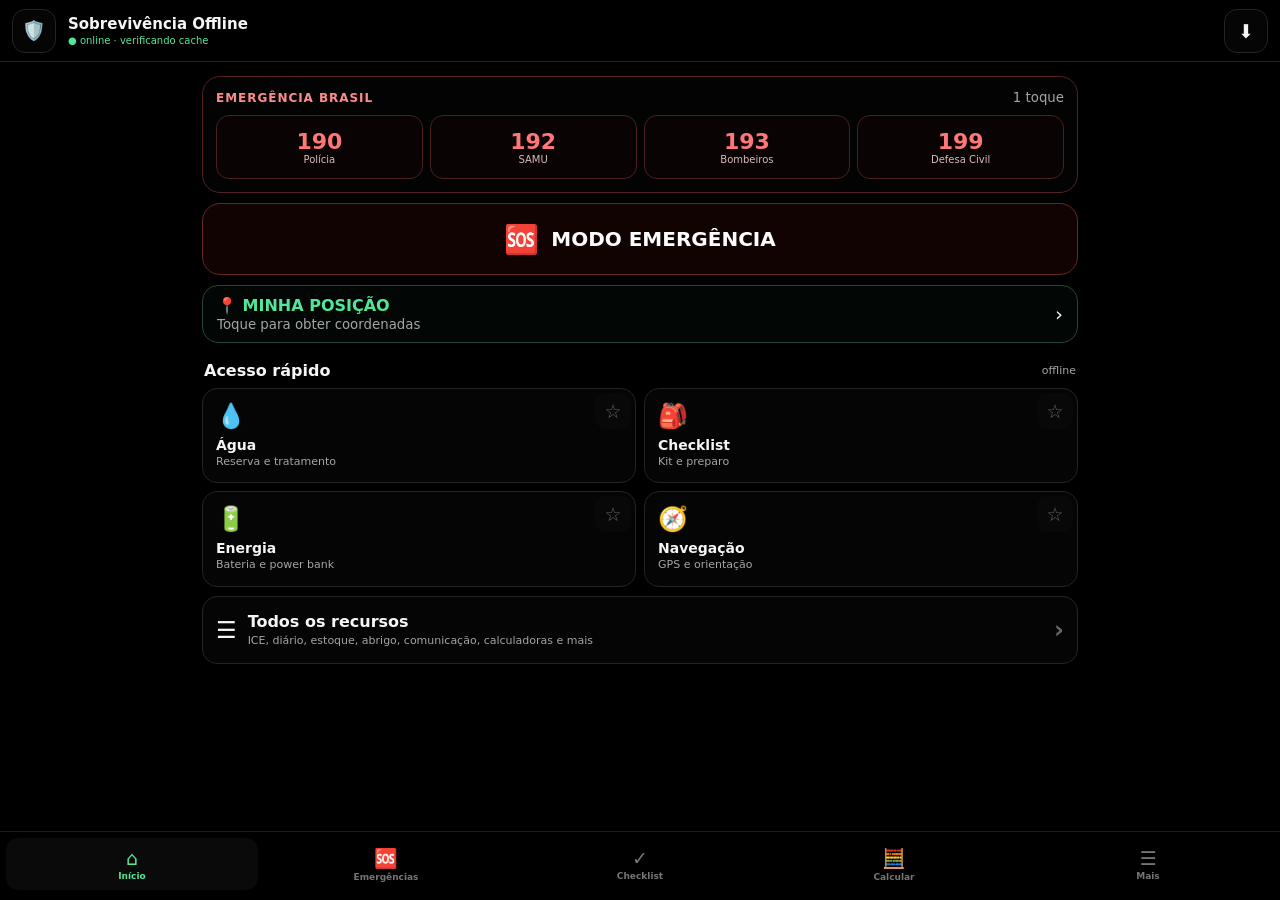
<file: Index.html>
<!doctype html>
<html lang="pt-BR">
<head>
  <meta charset="utf-8">
  <meta name="viewport" content="width=device-width,initial-scale=1,viewport-fit=cover">
  <meta name="theme-color" content="#000000">
  <meta name="color-scheme" content="dark">
  <meta name="description" content="Centro de ação rápida offline para emergências, sobrevivência, navegação, energia e preparo.">
  <meta name="mobile-web-app-capable" content="yes">
  <meta name="apple-mobile-web-app-capable" content="yes">
  <meta name="apple-mobile-web-app-status-bar-style" content="black-translucent">
  <title>Sobrevivência Offline</title>
  <link rel="manifest" href="./manifest.json">
  <link rel="icon" type="image/png" href="./icone.png">
  <link rel="apple-touch-icon" href="./icone.png">
  <style>
:root{--bg:#000;--surface:#050505;--surface-2:#0b0b0b;--surface-3:#121212;--text:#f5f5f5;--muted:#a5a5a5;--line:#242424;--accent:#52e69a;--blue:#6cb6ff;--danger:#ff5c5c;--warning:#ffd166;--radius:16px;--safe-bottom:max(10px,env(safe-area-inset-bottom))}
*{box-sizing:border-box}html,body{background:#000}html{color-scheme:dark}body{margin:0;min-height:100vh;color:var(--text);font-family:system-ui,-apple-system,"Segoe UI",Roboto,Arial,sans-serif;-webkit-tap-highlight-color:transparent}button,input,select,textarea{font:inherit}button{cursor:pointer}a{color:inherit}.topbar{position:sticky;top:0;z-index:30;display:flex;align-items:center;gap:12px;min-height:62px;padding:8px 12px;background:#000;border-bottom:1px solid var(--line)}.brand{flex:1;min-width:0;display:flex;flex-direction:column;gap:2px}.brand strong{font-size:15px;white-space:nowrap;overflow:hidden;text-overflow:ellipsis}.brand span{font-size:10px;color:var(--muted)}#networkStatus.online{color:var(--accent)}#networkStatus.offline{color:var(--warning)}.icon-button{width:44px;height:44px;display:grid;place-items:center;border-radius:13px;border:1px solid var(--line);background:#050505;color:var(--text);font-size:19px}#view{width:100%;max-width:900px;margin:auto;padding:14px 12px calc(86px + var(--safe-bottom))}.page-header{margin:2px 2px 14px}.page-header h1{margin:0 0 5px;font-size:24px;line-height:1.15}.page-header p{margin:0;color:var(--muted);font-size:13px;line-height:1.45}.panel{padding:14px;margin-bottom:10px;border-radius:var(--radius);border:1px solid var(--line);background:var(--surface)}.panel h2,.panel h3{margin:0 0 9px}.panel p{margin:7px 0;color:#d8d8d8;line-height:1.5}.priority-panel{border-color:#2b5540}.emergency-now{padding:13px;border:1px solid #522;border-radius:18px;background:#030303;margin-bottom:10px}.emergency-now-head{display:flex;align-items:center;justify-content:space-between;margin-bottom:10px}.emergency-now-head span{font-size:12px;font-weight:900;letter-spacing:.08em;color:#ff8c8c}.emergency-now-head small{color:var(--muted)}.emergency-call-grid{display:grid;grid-template-columns:repeat(4,1fr);gap:7px}.big-call{min-height:64px;display:flex;flex-direction:column;align-items:center;justify-content:center;text-decoration:none;border-radius:13px;border:1px solid #4b2020;background:#0a0303}.big-call strong{font-size:22px;color:#ff7777}.big-call span{font-size:10px;color:#d9bcbc}.stop-strip{display:flex;align-items:center;justify-content:center;gap:6px;flex-wrap:wrap;padding:10px 7px;margin-bottom:10px;border:1px solid var(--line);border-radius:14px;background:#020202;font-size:11px}.stop-strip strong{color:#eee}.stop-strip span{color:#555}.section-title{display:flex;align-items:center;justify-content:space-between;gap:10px;margin:18px 2px 8px}.section-title h2{margin:0;font-size:16px}.section-title>span{font-size:11px;color:var(--muted)}.text-button{border:0;background:transparent;color:var(--accent);font-weight:700;padding:7px}.critical-grid{display:grid;grid-template-columns:repeat(3,1fr);gap:7px}.critical-card{min-height:78px;padding:9px 6px;border-radius:14px;border:1px solid #2a2020;background:#050303;color:var(--text);display:flex;flex-direction:column;align-items:center;justify-content:center;gap:5px;text-align:center}.critical-card span{font-size:24px}.critical-card strong{font-size:12px;line-height:1.2}.quick-grid,.card-grid{display:grid;grid-template-columns:repeat(2,minmax(0,1fr));gap:8px}.action-card{min-height:96px;padding:13px;border-radius:15px;border:1px solid var(--line);background:#050505;color:var(--text);text-align:left;display:flex;flex-direction:column;justify-content:space-between;gap:7px}.action-card .emoji{font-size:24px}.action-card strong{display:block;font-size:14px}.action-card small{display:block;margin-top:2px;color:var(--muted);font-size:11px;line-height:1.3}.action-card.danger{border-color:#4a2222}.wide-more{width:100%;min-height:68px;margin-top:9px;padding:11px 13px;border-radius:15px;border:1px solid var(--line);background:#050505;color:var(--text);display:grid;grid-template-columns:auto 1fr auto;gap:11px;align-items:center;text-align:left}.wide-more>span{font-size:23px}.wide-more strong,.wide-more small{display:block}.wide-more small{margin-top:3px;color:var(--muted);font-size:11px}.wide-more>b{font-size:24px;color:#666}.search-wrapper{position:relative;margin:12px 0}.search-wrapper>span{position:absolute;left:14px;top:13px;color:var(--muted)}.search{width:100%;min-height:48px;padding:0 13px 0 41px;border-radius:14px;border:1px solid var(--line);outline:none;background:#030303;color:var(--text);font-size:16px}.search.plain{padding-left:13px}.search:focus{border-color:#3b6d53}.search-results{display:flex;flex-direction:column;gap:7px}.search-result{padding:11px;text-align:left;border-radius:13px;border:1px solid var(--line);background:#050505;color:var(--text)}.search-result small{display:block;margin-top:3px;color:var(--muted)}.emergency-search{margin-bottom:9px}.list{display:flex;flex-direction:column;gap:7px}.list-card{padding:12px;border-radius:14px;border:1px solid var(--line);background:#050505}.list-card.clickable{cursor:pointer}.list-card h3{margin:0 0 4px;font-size:15px}.list-card p{margin:0;color:var(--muted);font-size:12px;line-height:1.4}.emergency-row{display:grid;grid-template-columns:auto 1fr auto;gap:10px;align-items:center}.emergency-row .row-icon{font-size:25px}.emergency-row>b{font-size:22px;color:#555}.meta{margin-top:7px;color:var(--muted);font-size:11px}.protocol,.dont{padding-left:19px;margin:7px 0}.protocol li,.dont li{margin:7px 0;line-height:1.45}.protocol li::marker{color:var(--accent)}.dont li{color:#ffd0d0}.notice{padding:11px 12px;margin:9px 0;border-radius:11px;border-left:3px solid var(--blue);background:#03080d}.notice.warning{border-left-color:var(--warning);background:#0b0902}.notice.danger{border-left-color:var(--danger);background:#0b0303}.emergency-calls{display:grid;grid-template-columns:repeat(2,1fr);gap:7px;margin-top:10px}.call-button{min-height:50px;display:flex;align-items:center;justify-content:center;text-align:center;text-decoration:none;border-radius:13px;border:1px solid #29543f;background:#020805;font-weight:800}.form-grid{display:grid;grid-template-columns:1fr 1fr;gap:8px}.form-grid.four{grid-template-columns:repeat(4,1fr)}.field{display:flex;flex-direction:column;gap:5px;margin-bottom:8px}.field label{color:var(--muted);font-size:11px;font-weight:700}.field input,.field select,.field textarea{width:100%;min-height:46px;padding:9px 11px;border-radius:12px;border:1px solid var(--line);outline:none;background:#000;color:var(--text);font-size:16px}.field textarea{min-height:84px;resize:vertical}.field input:focus,.field select:focus,.field textarea:focus{border-color:#3b6d53}.btn-row{display:flex;flex-wrap:wrap;gap:8px;margin-top:10px}.btn{min-height:46px;padding:0 14px;border-radius:13px;border:1px solid var(--line);background:#0b0b0b;color:var(--text);font-weight:750}.btn.primary{background:#123a27;border-color:#2b7d53;color:#dffbed}.btn.danger{color:#ffd3d3;border-color:#5a2929;background:#180707}.btn.full{width:100%;margin-top:7px}.result{padding:12px;margin-top:10px;border-radius:13px;border:1px solid #28533e;background:#020805}.result strong{display:block;color:#8af0ba;font-size:19px}.result small{display:block;margin-top:4px;color:var(--muted)}.coord{font-family:ui-monospace,SFMono-Regular,Menlo,Consolas,monospace;word-break:break-all}.tool-details{margin-bottom:8px;border:1px solid var(--line);border-radius:14px;background:#030303;overflow:hidden}.tool-details summary{min-height:52px;padding:14px;display:flex;align-items:center;font-weight:800;cursor:pointer;list-style:none}.tool-details summary::-webkit-details-marker{display:none}.tool-details summary::after{content:'+';margin-left:auto;color:#777;font-size:20px}.tool-details[open] summary::after{content:'−'}.details-body{padding:0 12px 12px;border-top:1px solid #151515}.details-body>.panel{border:0;padding:12px 0 0;margin:0;background:transparent}.message-template{padding:11px;border-radius:12px;border:1px dashed #333;background:#000;line-height:1.65}.check-item{display:flex;align-items:flex-start;gap:9px;padding:11px;border-radius:14px;border:1px solid var(--line);background:#050505}.check-item input[type=checkbox]{width:22px;height:22px;flex:0 0 auto;accent-color:var(--accent)}.check-content{flex:1;min-width:0}.check-content strong{display:block;word-break:break-word}.check-content small{color:var(--muted)}.check-item.done strong{color:#777;text-decoration:line-through}.mini-actions{display:flex;gap:5px}.mini-button{width:36px;height:36px;border-radius:10px;border:1px solid var(--line);background:#090909;color:var(--text)}.progress{height:8px;margin-top:9px;overflow:hidden;border-radius:100px;border:1px solid var(--line);background:#000}.progress>span{height:100%;display:block;background:#2b7d53}.contact-card{display:grid;grid-template-columns:1fr auto;gap:9px;align-items:center}.contact-name{font-weight:800}.contact-number{color:var(--muted);font-size:12px}.call-circle{width:46px;height:46px;display:grid;place-items:center;border-radius:50%;text-decoration:none;border:1px solid #29543f;background:#020805}.status-line{display:flex;align-items:center;justify-content:space-between;gap:10px;padding:9px 0;border-bottom:1px solid #171717}.status-line:last-child{border-bottom:0}.pill{padding:4px 8px;border-radius:100px;background:#101010;color:var(--muted);font-size:11px}.app-status{margin-top:12px}.empty{padding:20px;text-align:center;color:var(--muted)}.bottom-nav{position:fixed;left:0;right:0;bottom:0;z-index:40;display:grid;grid-template-columns:repeat(5,1fr);gap:2px;padding:6px 6px var(--safe-bottom);border-top:1px solid #1c1c1c;background:#000}.nav-button{min-height:52px;border:0;border-radius:12px;background:transparent;color:#757575;display:flex;flex-direction:column;align-items:center;justify-content:center;gap:2px}.nav-button span{font-size:19px}.nav-button small{font-size:9px;font-weight:700}.nav-button.active{background:#0a0a0a;color:var(--accent)}.modal{position:fixed;inset:0;z-index:100;display:flex;align-items:flex-end;justify-content:center}.modal[hidden]{display:none}.modal-backdrop{position:absolute;inset:0;background:rgba(0,0,0,.82)}.modal-card{position:relative;width:100%;max-width:700px;max-height:90vh;overflow:auto;border-radius:22px 22px 0 0;border:1px solid var(--line);background:#030303}.modal-header{position:sticky;top:0;z-index:2;display:flex;align-items:center;gap:10px;padding:12px;border-bottom:1px solid var(--line);background:#000}.modal-header h2{flex:1;margin:0;font-size:19px}.modal-body{padding:13px;padding-bottom:calc(18px + env(safe-area-inset-bottom))}.toast{position:fixed;left:50%;bottom:calc(80px + var(--safe-bottom));z-index:200;transform:translateX(-50%);max-width:calc(100% - 24px);padding:10px 13px;border-radius:12px;background:#e9f7ef;color:#092417;font-weight:750}@media(min-width:650px){.quick-grid{grid-template-columns:repeat(4,1fr)}.card-grid{grid-template-columns:repeat(3,1fr)}.modal{align-items:center;padding:20px}.modal-card{border-radius:22px}}@media(max-width:520px){.form-grid.four{grid-template-columns:repeat(2,1fr)}}@media(max-width:380px){.form-grid{grid-template-columns:1fr}.emergency-call-grid{grid-template-columns:repeat(2,1fr)}.critical-grid{grid-template-columns:repeat(2,1fr)}}

/* V3 — interface OLED e recursos avançados */
body.text-large{font-size:19px}body.text-large .page-header p,body.text-large .panel p,body.text-large .protocol li,body.text-large .list-card p,body.text-large .meta{font-size:1rem}body.text-large .btn,body.text-large input,body.text-large select,body.text-large textarea{font-size:18px}body.text-large .nav-button small{font-size:12px}
.home-main-sos{width:100%;min-height:72px;border:1px solid #652828;background:#120303;color:#fff;border-radius:18px;display:flex;align-items:center;justify-content:center;gap:12px;font-size:20px;font-weight:900;margin-bottom:10px}.home-main-sos span{font-size:28px}
.home-position{width:100%;min-height:58px;border:1px solid #234634;background:#020604;color:var(--text);border-radius:16px;display:flex;align-items:center;justify-content:space-between;gap:10px;padding:10px 14px;text-align:left}.home-position b{color:var(--accent)}.home-position small{display:block;color:var(--muted);margin-top:2px}.home-position>span:last-child{font-size:20px}
.home-core{display:grid;grid-template-columns:repeat(2,minmax(0,1fr));gap:8px}.home-core .action-card{min-height:94px}.alert-strip{display:flex;align-items:center;justify-content:space-between;gap:10px;padding:11px 12px;border:1px solid #574513;background:#080601;border-radius:14px;margin-bottom:10px}.alert-strip strong{color:var(--warning)}
.favorite-grid{display:grid;grid-template-columns:repeat(2,minmax(0,1fr));gap:8px}.favorite-card{position:relative;min-width:0}.favorite-open{width:100%;height:100%;min-height:78px;text-align:left;border:1px solid var(--line);background:#030303;color:var(--text);border-radius:14px;padding:12px 42px 12px 12px}.favorite-open span{font-size:22px;display:block;margin-bottom:6px}.favorite-open strong{display:block}.favorite-open small{display:block;color:var(--muted);margin-top:3px}.favorite-remove{position:absolute;right:5px;top:5px;width:34px;height:34px;border-radius:10px;border:0;background:transparent;color:var(--warning);font-size:18px}
.resource-card{position:relative}.resource-card>.action-card{width:100%;padding-right:42px}.fav-button{position:absolute;right:5px;top:5px;width:36px;height:36px;border:0;border-radius:10px;background:#080808;color:#666;font-size:19px;z-index:2}.fav-button.active{color:var(--warning)}
.emergency-row{position:relative;padding-right:48px}.emergency-row .fav-button{right:7px;top:8px}.critical-action-grid{display:grid;grid-template-columns:repeat(2,minmax(0,1fr));gap:8px}.critical-action{min-height:88px;text-align:left;border-radius:15px;border:1px solid #472020;background:#070202;color:var(--text);padding:12px}.critical-action span{font-size:24px;display:block;margin-bottom:5px}.critical-action strong{display:block}.critical-action small{display:block;color:#bca3a3;margin-top:3px}
.last-location{border:1px solid #234634;background:#020604;border-radius:14px;padding:12px}.last-location strong{color:var(--accent);font-family:ui-monospace,SFMono-Regular,Menlo,Consolas,monospace}.last-location small{display:block;color:var(--muted);margin-top:4px}.last-location .btn-row{margin-top:8px}
.form-grid.three{grid-template-columns:repeat(3,1fr)}.form-grid.four{grid-template-columns:repeat(4,1fr)}
.quick-actions{display:flex;flex-wrap:wrap;gap:6px;margin-top:8px}.quick-small{min-height:38px;padding:0 11px;border-radius:11px;border:1px solid var(--line);background:#080808;color:var(--text)}
.inventory-card.low,.maintenance-card.due{border-color:#624b19}.inventory-card.expired{border-color:#692727}.attention-badge{display:inline-flex;padding:4px 8px;border-radius:999px;background:#140d02;color:var(--warning);font-size:11px;margin-top:7px}.danger-badge{background:#180404;color:#ff8585}
.quantity-row{display:flex;align-items:center;gap:7px;margin-top:8px}.quantity-value{min-width:70px;text-align:center;font-weight:900}.quantity-row button{width:38px;height:38px;border:1px solid var(--line);border-radius:11px;background:#0b0b0b;color:var(--text)}
.timeline{position:relative;padding-left:18px}.timeline::before{content:"";position:absolute;left:5px;top:8px;bottom:8px;width:1px;background:var(--line)}.timeline-item{position:relative;padding:0 0 14px 12px}.timeline-item::before{content:"";position:absolute;left:-17px;top:7px;width:8px;height:8px;border-radius:50%;background:var(--accent)}.timeline-time{font-size:11px;color:var(--muted)}.timeline-item p{margin:4px 0}.timeline-location{font-size:11px;color:var(--blue)}
.sos-output{white-space:pre-wrap;font-family:ui-monospace,SFMono-Regular,Menlo,Consolas,monospace;line-height:1.5}.template-block{padding:12px;border:1px solid var(--line);border-radius:13px;background:#020202;line-height:1.55}.template-block strong{color:var(--accent)}
.compass-wrap{display:grid;place-items:center;padding:8px}.compass-ring{position:relative;width:min(240px,70vw);aspect-ratio:1;border:2px solid #333;border-radius:50%;background:#010101}.compass-ring .mark{position:absolute;color:var(--muted);font-weight:900}.compass-ring .n{top:8px;left:50%;transform:translateX(-50%);color:#ff7070}.compass-ring .s{bottom:8px;left:50%;transform:translateX(-50%)}.compass-ring .e{right:10px;top:50%;transform:translateY(-50%)}.compass-ring .w{left:10px;top:50%;transform:translateY(-50%)}.compass-needle{position:absolute;left:50%;top:50%;width:3px;height:42%;background:linear-gradient(to bottom,#ff5c5c 0 50%,#777 50% 100%);transform-origin:50% 0;transform:translate(-50%,0) rotate(0deg);border-radius:4px}.compass-center{position:absolute;left:50%;top:50%;width:12px;height:12px;background:#ddd;border-radius:50%;transform:translate(-50%,-50%)}.compass-value{text-align:center;font-size:22px;font-weight:900;margin-top:10px}.compass-note{text-align:center;color:var(--muted);font-size:12px}
.test-list{display:flex;flex-direction:column;gap:7px}.test-row{display:flex;align-items:center;justify-content:space-between;gap:10px;padding:10px;border:1px solid var(--line);border-radius:12px;background:#020202}.test-ok{color:var(--accent)}.test-bad{color:var(--danger)}
.setting-row{display:flex;align-items:center;justify-content:space-between;gap:12px}.toggle{min-width:64px;min-height:40px;border:1px solid var(--line);border-radius:999px;background:#080808;color:var(--muted);font-weight:800}.toggle.on{background:#0a1b12;color:var(--accent);border-color:#24563a}
.builtin-resource{display:flex;align-items:flex-start;gap:10px}.builtin-resource>span{font-size:25px}.builtin-resource>div{min-width:0}.builtin-resource strong{display:block}.builtin-resource small{color:var(--muted)}
@media(max-width:520px){.form-grid.three,.form-grid.four{grid-template-columns:1fr 1fr}.emergency-call-grid{grid-template-columns:repeat(2,1fr)}}
@media(max-width:360px){.home-core,.critical-action-grid,.favorite-grid{grid-template-columns:1fr}}

/* V3.1 — confiabilidade, GPS e backup */
.position-detail-grid{display:grid;grid-template-columns:1fr 1fr;gap:8px}.position-detail-grid>div{min-width:0;padding:9px;border:1px solid #173425;border-radius:11px;background:#010302}.position-detail-grid small{margin:0 0 4px;color:var(--muted)}.position-detail-grid strong{display:block;font-size:13px;overflow-wrap:anywhere}.link-btn{display:inline-flex;align-items:center;justify-content:center;text-decoration:none}.backup-meta{display:flex;flex-direction:column;gap:4px;padding:10px;border:1px solid #234634;border-radius:12px;background:#020604;margin:9px 0}.backup-meta small{color:var(--muted)}
@media(max-width:360px){.position-detail-grid{grid-template-columns:1fr}}

/* V3.2 — Biblioteca Offline */
.phone-network-note{display:block;margin-top:8px;color:var(--muted);font-size:12px;line-height:1.4}
.library-toolbar{padding:12px}.library-search{margin:0 0 10px}.library-add-row{display:flex;flex-wrap:wrap;gap:7px}.library-add-row .btn{flex:1 1 145px}.library-toolbar>small{display:block;margin-top:9px;color:var(--muted);line-height:1.4}
.library-count-grid{display:grid;grid-template-columns:repeat(2,minmax(0,1fr));gap:7px;margin-bottom:10px}.library-count{min-height:68px;border:1px solid var(--line);border-radius:14px;background:#020202;color:var(--text);padding:9px;text-align:left}.library-count strong{display:block;font-size:20px;color:#fff}.library-count span{display:block;margin-top:3px;color:var(--muted);font-size:12px}.library-count.active{border-color:#356148;background:#020704}.library-count.active strong,.library-count.active span{color:var(--accent)}
.library-filters{display:grid;grid-template-columns:repeat(2,minmax(0,1fr));gap:8px;margin-bottom:12px}.library-grid{display:grid;grid-template-columns:repeat(2,minmax(0,1fr));gap:8px}.library-empty{grid-column:1/-1}
.library-card{min-width:0;border:1px solid var(--line);border-radius:15px;background:#020202;overflow:hidden;display:flex;flex-direction:column}.library-card.favorite{border-color:#514615}.library-preview{position:relative;aspect-ratio:4/3;display:grid;place-items:center;overflow:hidden;background:#000;border-bottom:1px solid #161616}.library-preview img{width:100%;height:100%;object-fit:cover;display:block}.library-preview-placeholder{font-size:34px;color:#6e6e6e}.library-preview-label{position:absolute;left:6px;bottom:6px;padding:3px 6px;border-radius:8px;background:rgba(0,0,0,.82);color:#ddd;font-size:10px;border:1px solid #272727}.library-card-body{padding:10px;min-width:0;display:flex;flex-direction:column;gap:6px;flex:1}.library-card-title{font-weight:800;line-height:1.25;word-break:break-word}.library-card-meta{font-size:11px;color:var(--muted);line-height:1.35;word-break:break-word}.library-tags{display:flex;flex-wrap:wrap;gap:4px}.library-tag{display:inline-flex;max-width:100%;padding:3px 6px;border-radius:999px;border:1px solid #222;background:#050505;color:#aaa;font-size:10px;overflow:hidden;text-overflow:ellipsis;white-space:nowrap}.library-card-actions{display:grid;grid-template-columns:1fr auto auto;gap:5px;margin-top:auto}.library-card-actions .btn{min-height:38px;padding:0 9px;font-size:12px}.library-card-actions .mini-button{width:38px;height:38px}.library-card .favorite-star{color:var(--warning)}
.library-limitations{margin-top:12px}.library-limitations strong{color:#fff}.library-status{display:inline-flex;align-items:center;gap:5px;padding:3px 7px;border-radius:999px;background:#060606;border:1px solid #222;font-size:10px;color:var(--muted)}.library-status.ok{border-color:#234634;color:var(--accent)}.library-status.session{border-color:#554619;color:var(--warning)}
.library-viewer-meta{margin-bottom:10px;color:var(--muted);font-size:12px;line-height:1.4}.library-image-stage{max-height:68vh;overflow:auto;background:#000;border:1px solid #191919;border-radius:14px;display:grid;place-items:center}.library-image-stage img{display:block;max-width:100%;max-height:68vh;object-fit:contain;transform-origin:center;transition:transform .15s ease}.library-image-stage img.zoomed{transform:scale(1.75)}.library-video{display:block;width:100%;max-height:68vh;background:#000;border-radius:14px}.library-pdf-frame{display:block;width:100%;height:68vh;border:1px solid #191919;border-radius:14px;background:#111}.library-reconnect-box{display:flex;flex-direction:column;gap:10px}.library-reconnect-box p{margin:0}.library-loading{padding:20px;text-align:center;color:var(--muted)}
.backup-meta{margin:10px 0;padding:10px;border:1px solid var(--line);border-radius:12px;background:#020202}.backup-meta strong,.backup-meta small{display:block}.backup-meta small{margin-top:4px;color:var(--muted)}
@media(min-width:600px){.library-count-grid{grid-template-columns:repeat(6,minmax(0,1fr))}.library-grid{grid-template-columns:repeat(3,minmax(0,1fr))}}
@media(max-width:360px){.library-filters{grid-template-columns:1fr}.library-grid{grid-template-columns:1fr}}
@media(prefers-reduced-motion:reduce){.library-image-stage img{transition:none}}
.library-file-icon{font-size:38px}.library-play-badge{position:absolute;right:7px;bottom:6px;font-size:14px;color:#fff;text-shadow:0 1px 4px #000}.library-card-head{display:grid;grid-template-columns:minmax(0,1fr) auto;gap:5px;align-items:start}.library-name{min-width:0;padding:0;border:0;background:transparent;color:var(--text);font-weight:800;text-align:left;line-height:1.25;word-break:break-word}.library-star{width:34px;height:34px;border:0;border-radius:10px;background:#080808;color:#777;font-size:20px}.library-star.active{color:var(--warning)}.library-path{display:block;overflow:hidden;text-overflow:ellipsis;white-space:nowrap}.tag-row{display:flex;flex-wrap:wrap;gap:4px}.tag-row span{display:inline-flex;max-width:100%;padding:3px 6px;border:1px solid #242424;border-radius:999px;background:#050505;color:#aaa;font-size:10px;white-space:nowrap;overflow:hidden;text-overflow:ellipsis}.btn.compact{min-height:38px;padding:0 8px;font-size:11px}.library-pdf{display:block;width:100%;height:68vh;border:1px solid #191919;border-radius:14px;background:#111}

</style>
</head>
<body>
  <header class="topbar">
    <button id="homeButton" class="icon-button" aria-label="Ir para início">🛡️</button>
    <div class="brand">
      <strong>Sobrevivência Offline</strong>
      <span id="networkStatus">Verificando...</span>
    </div>
    <button id="installButton" class="icon-button" aria-label="Instalar aplicativo" hidden>⬇️</button>
  </header>

  <main id="view"></main>

  <nav class="bottom-nav">
    <button data-nav="home" class="nav-button active"><span>⌂</span><small>Início</small></button>
    <button data-nav="emergencias" class="nav-button"><span>🆘</span><small>Emergências</small></button>
    <button data-nav="checklist" class="nav-button"><span>✓</span><small>Checklist</small></button>
    <button data-nav="calculadoras" class="nav-button"><span>🧮</span><small>Calcular</small></button>
    <button data-nav="mais" class="nav-button"><span>☰</span><small>Mais</small></button>
  </nav>

  <div id="modal" class="modal" hidden>
    <div class="modal-backdrop" data-close-modal></div>
    <section class="modal-card">
      <header class="modal-header">
        <h2 id="modalTitle"></h2>
        <button class="icon-button" data-close-modal>✕</button>
      </header>
      <div id="modalBody" class="modal-body"></div>
    </section>
  </div>

  <div id="toast" class="toast" hidden></div>
  <input id="importInput" type="file" accept=".json,application/json" hidden>

  <noscript>Este aplicativo precisa de JavaScript ativado.</noscript>
  <script>
"use strict";

const APP_VERSION = "3.2.3";
const CURRENT_SCHEMA = 5;
const EXPECTED_CACHE = "sobrevivencia-offline-v3.2.3";
const CORE_FILES = ["./index.html","./manifest.json","./icone.png"];
const STORAGE = {
  schema: "sobrevivencia_schema_v1",
  checklist: "sobrevivencia_checklist_v1",
  contacts: "sobrevivencia_contacts_v1",
  plan: "sobrevivencia_plano_v1",
  favorites: "sobrevivencia_favoritos_v1",
  lastPosition: "sobrevivencia_ultima_posicao_v1",
  ice: "sobrevivencia_ice_v1",
  journal: "sobrevivencia_diario_v1",
  inventory: "sobrevivencia_estoque_v1",
  maintenance: "sobrevivencia_manutencao_v1",
  resources: "sobrevivencia_recursos_v1",
  settings: "sobrevivencia_config_v1",
  backupMeta: "sobrevivencia_backup_meta_v1"
};

const DEFAULT_CHECKLIST = [
  "Água","Lanterna","Power bank","Rádio","Primeiros socorros","Comida",
  "Documentos","Mapa offline","Abrigo / lona","Ferramentas","Comunicação"
].map((text,index)=>({id:`padrao-${index}`,text,category:"Kit principal",done:false}));

const EMERGENCIES = [
  {id:"apagao",icon:"🔦",title:"Apagão",summary:"Segurança, iluminação, energia e comunicação.",steps:[
    "Confirme se o problema está apenas no imóvel ou também na região.",
    "Use lanterna em vez de chama aberta sempre que possível.",
    "Preserve a bateria do celular e do rádio.",
    "Mantenha geladeira e freezer fechados.",
    "Se usar gerador a combustível, mantenha-o ao ar livre e longe de portas e janelas.",
    "Defina horários curtos para verificar informações e comunicação."
  ],dont:["Não use gerador ou motor a combustão em ambiente fechado.","Não toque em fiação caída ou instalações elétricas danificadas."]},

  {id:"enchente",icon:"🌊",title:"Enchente",summary:"Saia de áreas de risco e evite água contaminada.",steps:[
    "Vá para local alto e seguro se houver risco de subida da água.",
    "Siga ordens de evacuação da Defesa Civil.",
    "Evite contato com água de inundação.",
    "Se for seguro, desligue a energia elétrica antes que a água alcance as instalações.",
    "Use somente água e alimentos que não tenham sido contaminados.",
    "Não retorne a áreas interditadas sem liberação."
  ],dont:["Não atravesse alagamentos sem necessidade.","Não toque em equipamentos elétricos molhados ou fios caídos."],calls:["199","193"]},

  {id:"tempestade",icon:"⛈️",title:"Tempestade severa",summary:"Abrigo, raios e vento forte.",steps:[
    "Procure uma construção resistente.","Permaneça longe de janelas.",
    "Evite áreas abertas, árvores isoladas, postes e estruturas metálicas durante raios.",
    "Afaste-se de objetos que possam ser lançados pelo vento.","Mantenha lanterna, calçado e celular acessíveis."
  ],dont:["Não permaneça em área aberta durante descargas elétricas.","Não se aproxime de estruturas ou fios danificados."],calls:["199","193"]},

  {id:"incendio",icon:"🔥",title:"Incêndio",summary:"Prioridade: sair e chamar os Bombeiros.",steps:[
    "Avise as pessoas próximas.","Inicie a saída imediatamente.","Use a rota de fuga mais segura.",
    "Se houver fumaça, permaneça mais baixo.","Feche portas ao sair se isso não atrasar a fuga.",
    "Quando estiver em local seguro, ligue 193.","Informe endereço, tipo de incêndio e riscos conhecidos."
  ],dont:["Não retorne para buscar objetos.","Não use elevadores.","Não tente combater um incêndio grande ou em rápida expansão."],calls:["193"]},

  {id:"terremoto",icon:"🏚️",title:"Terremoto",summary:"Abaixe-se, proteja-se e segure-se.",steps:[
    "Durante o tremor, abaixe-se.","Proteja cabeça e pescoço.","Busque cobertura resistente se disponível.",
    "Afaste-se de vidros e objetos que possam cair.","Depois do tremor, verifique feridos, fogo, vazamentos e danos estruturais.",
    "Prepare-se para novos tremores."
  ],dont:["Não use elevadores.","Não retorne a uma construção claramente danificada."]},

  {id:"transito",icon:"🚗",title:"Acidente de trânsito",summary:"Proteja a cena e evite agravar ferimentos.",steps:[
    "Priorize sua própria segurança.","Sinalize o local sem se expor ao tráfego.","Ligue 192 ou 193.",
    "Informe localização, número de vítimas e riscos visíveis.",
    "Não mova uma vítima com suspeita de trauma, salvo perigo imediato.",
    "Em sangramento externo intenso, faça pressão direta usando material limpo.",
    "Observe respiração e consciência até o socorro chegar."
  ],dont:["Não ofereça comida, bebida ou medicamentos a uma pessoa gravemente ferida.","Não retire o capacete de motociclista sem necessidade imediata e treinamento."],calls:["192","193","190"]},

  {id:"inconsciente",icon:"🫁",title:"Pessoa inconsciente",summary:"Verifique segurança, resposta e respiração.",steps:[
    "Confirme que o local é seguro.","Tente obter resposta chamando a pessoa e tocando-a com cuidado.",
    "Peça ajuda.","Ligue 192 e coloque o telefone no viva-voz.","Observe se a pessoa respira normalmente.",
    "Se não respirar normalmente, siga imediatamente as instruções do serviço de emergência.",
    "Faça RCP se você souber executá-la.","Se respirar, monitore continuamente."
  ],dont:["Não dê líquidos, alimentos ou medicamentos a uma pessoa inconsciente.","Não movimente uma vítima com suspeita de trauma, salvo perigo imediato."],calls:["192"]},

  {id:"hemorragia",icon:"🩸",title:"Hemorragia",summary:"Pressão direta e socorro rápido.",steps:[
    "Garanta que o local seja seguro.","Use luvas ou outra barreira se disponível.",
    "Aplique pressão direta firme e contínua sobre o ferimento usando gaze ou tecido limpo.",
    "Se o material encharcar, mantenha-o no lugar e coloque outro por cima.","Em sangramento intenso, ligue 192 ou 193.",
    "Mantenha a vítima aquecida e monitore consciência e respiração.",
    "Torniquetes exigem indicação correta e treinamento. Em situação real, siga orientação profissional sempre que possível."
  ],dont:["Não retire objeto profundamente encravado.","Não perca tempo limpando profundamente uma ferida antes de controlar um sangramento grave."],calls:["192","193"]},

  {id:"queimadura",icon:"🧯",title:"Queimadura",summary:"Interrompa o calor, resfrie e não use receitas caseiras.",steps:[
    "Interrompa o contato com a fonte de calor sem se colocar em risco.",
    "Resfrie a área com água corrente fria e jato suave por aproximadamente 10 minutos.",
    "Retire anéis, relógios e itens apertados próximos se não estiverem aderidos à pele.",
    "Proteja a área com material limpo.","Procure atendimento em queimaduras extensas, profundas, químicas ou elétricas.",
    "Em casos graves, ligue 192 ou 193."
  ],dont:["Não use gelo diretamente.","Não fure bolhas.","Não aplique manteiga, pó de café, creme dental ou receitas caseiras.","Não arranque roupa grudada à pele."],calls:["192","193"]},

  {id:"cobra",icon:"🐍",title:"Picada de cobra",summary:"Repouso e atendimento médico imediato.",steps:[
    "Afaste-se da serpente sem tentar capturá-la e mantenha a pessoa calma.",
    "Mantenha a pessoa em repouso e reduza a movimentação durante o transporte.",
    "Retire anéis, pulseiras, calçados ou outros objetos que possam comprimir o membro se houver inchaço.",
    "Se puder fazer isso sem atrasar o atendimento, lave o local apenas com água e sabão.",
    "Procure atendimento profissional imediatamente; o soro antiveneno, quando indicado, é administrado no serviço de saúde.",
    "Se for seguro, uma foto da serpente feita à distância pode ajudar na identificação."
  ],dont:["Não faça torniquete ou garrote.","Não corte, perfure, queime ou esprema o local.","Não tente sugar o veneno.","Não aplique folhas, pó de café, combustível ou receitas caseiras.","Não ofereça bebida alcoólica.","Não tente capturar a serpente."],calls:["192"]},

  {id:"insolacao",icon:"☀️",title:"Insolação",summary:"Resfriar e buscar ajuda em casos graves.",steps:[
    "Leve a pessoa para local fresco, sombreado e ventilado.","Remova excesso de roupas.",
    "Inicie resfriamento com água fresca, compressas frias ou banho frio.",
    "Busque ajuda médica desde os primeiros sinais; se houver confusão, desmaio, convulsão ou temperatura muito elevada, ligue 192.",
    "Se a pessoa estiver plenamente consciente e conseguir engolir, ofereça água ou líquido não alcoólico."
  ],dont:["Não dê líquidos a pessoa inconsciente ou com dificuldade para engolir.","Não deixe uma pessoa em quadro grave sozinha."],calls:["192"]},

  {id:"desidratacao",icon:"💧",title:"Desidratação",summary:"Reposição de líquidos e atenção a sinais graves.",steps:[
    "Leve a pessoa para um local fresco.","Reduza esforço físico.",
    "Se estiver consciente e conseguir engolir, ofereça água em pequenos volumes frequentes.",
    "Se usar solução de reidratação industrializada, siga exatamente as instruções do produto.",
    "Procure atendimento se houver confusão, desmaio, incapacidade de beber, vômitos persistentes ou piora rápida."
  ],dont:["Não force líquido em pessoa inconsciente.","Não improvise concentrações de sais ou produtos químicos sem fonte confiável."],calls:["192"]},

  {id:"perdido",icon:"🧭",title:"Perdido em área rural",summary:"Pare, preserve energia e aumente a chance de localização.",steps:[
    "PARE: interrompa a caminhada impulsiva.","OBSERVE: relembre o último ponto conhecido, horário, terreno, clima e recursos.",
    "PENSE: avalie se permanecer no local é mais seguro que continuar andando.","AJA: prepare abrigo, água, sinalização e comunicação.",
    "Use o GPS deste app para coordenadas.","Use o MAPS.ME para mapa e navegação offline.",
    "Economize bateria usando brilho baixo e horários definidos para checagem."
  ],dont:["Não continue andando sem objetivo de navegação claro.","Não dependa de um único método de orientação."]},

  {id:"comunicacoes",icon:"📡",title:"Colapso das comunicações",summary:"Economize energia e use alternativas.",steps:[
    "Teste chamadas, SMS e dados sem repetir tentativas continuamente.","Defina horários de checagem.",
    "Use rádio ou Meshtastic se já estiverem configurados.","Utilize pontos de encontro previamente combinados.",
    "Escreva mensagens curtas: quem, onde, condição e próximo passo.","Preserve bateria."
  ],dont:["Não esgote a bateria tentando conexão continuamente.","Não dependa de apenas um aplicativo ou equipamento."]}
];

const KNOTS = [
  {icon:"➿",name:"Nó direito",use:"Unir duas pontas semelhantes em tarefas leves.",warning:"Pode escorregar sob condições inadequadas. Não é nó de escalada ou resgate."},
  {icon:"🪢",name:"Lais de guia",use:"Criar uma alça fixa.",warning:"Não trate uma montagem simples como sistema de segurança de vida."},
  {icon:"🧵",name:"Volta do fiel",use:"Fixação rápida em postes, galhos ou objetos cilíndricos.",warning:"Pode afrouxar em algumas condições. Use redundância quando necessário."},
  {icon:"🔗",name:"Nó de escota",use:"Unir cabos, inclusive de espessuras diferentes.",warning:"Inspecione a orientação e o acabamento."},
  {icon:"8️⃣",name:"Nó oito",use:"Nó de parada e base de outras montagens.",warning:"Escalada e resgate exigem treinamento e equipamento apropriado."},
  {icon:"🧷",name:"Volta redonda + dois cotes",use:"Prender corda a poste, árvore ou argola.",warning:"Inspecione a corda e o ponto de ancoragem."}
];

const MODULES = [
  ["agua","💧","Água","Tratamento, reserva e planejamento."],
  ["abrigo","🏕️","Abrigo","Chuva, vento, frio, calor e lona."],
  ["nos","🪢","Nós e cordas","Referência rápida e segurança."],
  ["navegacao","🧭","Navegação","GPS, posição, bússola e coordenadas."],
  ["energia","🔋","Energia","Bateria, orçamento e power banks."],
  ["comunicacao","📻","Comunicação","SOS, rádio e redes locais."],
  ["checklist","🎒","Checklist","Kit e preparo."],
  ["contatos","📞","Contatos","Emergência e contatos locais."],
  ["plano","🗺️","Plano de emergência","Pontos de encontro e horários."],
  ["ice","🪪","Ficha ICE","Informações opcionais para emergência."],
  ["diario","📝","Diário da ocorrência","Linha do tempo local."],
  ["estoque","📦","Estoque","Reservas, mínimos e validades."],
  ["manutencao","🛠️","Validades e manutenção","Revisões e prazos."],
  ["recursos","📚","Meus recursos offline","Referências para Kiwix, PDFs e vídeos."],
  ["biblioteca","📂","Biblioteca Offline","Fotos, vídeos, PDFs e outros arquivos escolhidos por você."],
  ["calculadoras","🧮","Calculadoras","Água, ambiente, energia e navegação."],
  ["dados","💾","Backup e autoteste","Backup, restauração e teste offline."],
  ["fontes","ℹ️","Fontes e limites","Uso seguro do aplicativo."]
];

const SEARCH_ALIASES = {
  apagao:"energia luz sem luz queda energia blackout eletricidade",
  enchente:"alagamento inundacao agua chuva cheia",
  tempestade:"raio raios temporal vento granizo",
  incendio:"fogo fumaca chama queimando",
  terremoto:"tremor sismo abalo",
  transito:"carro moto batida colisao atropelamento acidente",
  inconsciente:"desmaiado desmaio nao responde sem resposta respiracao",
  hemorragia:"sangue sangramento corte ferida",
  queimadura:"queimado queimou fogo calor",
  cobra:"serpente picada mordida veneno",
  insolacao:"calor sol golpe calor hipertermia",
  desidratacao:"sede agua seco fraqueza",
  perdido:"perdido mata trilha rural floresta localizacao gps",
  comunicacoes:"sem sinal sem internet rede caiu telefone radio comunicacao"
};

const view = document.getElementById("view");
const modal = document.getElementById("modal");
const modalTitle = document.getElementById("modalTitle");
const modalBody = document.getElementById("modalBody");
const toast = document.getElementById("toast");
const networkStatus = document.getElementById("networkStatus");
const installButton = document.getElementById("installButton");
const importInput = document.getElementById("importInput");
let installPrompt = null;
let toastTimer = null;
let offlineReady = false;
let compassEventName = null;
let compassHandler = null;
let currentViewName = "home";
const LIB_DB_NAME = "sobrevivencia_biblioteca_v1";
const LIB_DB_VERSION = 1;
const LIBRARY_SCAN_LIMIT = 8000;
const LIBRARY_CATEGORIES = ["Emergência","Água","Primeiros socorros","Abrigo","Fogo","Nós e cordas","Alimentação","Higiene","Navegação","Comunicação","Energia","Geral"];
const libraryState = {query:"",type:"all",category:"all",sort:"favorites",limit:60};
const librarySessionFiles = new Map();
const librarySourceCache = new Map();
const libraryThumbUrls = new Set();
const libraryViewerUrls = new Set();
let libraryThumbObserver = null;
let globalSearchSequence = 0;

const clone = value => JSON.parse(JSON.stringify(value));
const uid = (prefix="id") => `${prefix}-${Date.now()}-${Math.random().toString(16).slice(2)}`;
const escapeHTML = value => String(value ?? "").replaceAll("&","&amp;").replaceAll("<","&lt;").replaceAll(">","&gt;").replaceAll('"',"&quot;").replaceAll("'","&#039;");
const normalizeText = value => String(value ?? "").normalize("NFD").replace(/[\u0300-\u036f]/g,"").toLowerCase();
function loadJSON(key,fallback){try{const raw=localStorage.getItem(key);return raw?JSON.parse(raw):clone(fallback)}catch{return clone(fallback)}}
function saveJSON(key,value){localStorage.setItem(key,JSON.stringify(value))}
function getChecklist(){const v=loadJSON(STORAGE.checklist,DEFAULT_CHECKLIST);if(!localStorage.getItem(STORAGE.checklist))saveJSON(STORAGE.checklist,v);return Array.isArray(v)?v:clone(DEFAULT_CHECKLIST)}
function getContacts(){const v=loadJSON(STORAGE.contacts,[]);return Array.isArray(v)?v:[]}
function getPlan(){return Object.assign({meeting:"",backupMeeting:"",radio:"",checkin:"",backupMethod:"",message:"",notes:""},loadJSON(STORAGE.plan,{}))}
function getFavorites(){const v=loadJSON(STORAGE.favorites,[]);if(!Array.isArray(v))return [];return v.filter(x=>typeof x==="string"&&(x.startsWith("emergency:")||x.startsWith("view:")))}
function getLastPosition(){return loadJSON(STORAGE.lastPosition,null)}
function getICE(){return Object.assign({name:"",birthDate:"",iceName:"",icePhone:"",bloodType:"",allergies:"",medications:"",conditions:"",notes:""},loadJSON(STORAGE.ice,{}))}
function getJournal(){const v=loadJSON(STORAGE.journal,[]);return Array.isArray(v)?v:[]}
function getInventory(){const v=loadJSON(STORAGE.inventory,[]);return Array.isArray(v)?v:[]}
function getMaintenance(){const v=loadJSON(STORAGE.maintenance,[]);return Array.isArray(v)?v:[]}
function getResources(){const v=loadJSON(STORAGE.resources,[]);return Array.isArray(v)?v:[]}
function getSettings(){return Object.assign({textLarge:false},loadJSON(STORAGE.settings,{}))}
function getBackupMeta(){const v=loadJSON(STORAGE.backupMeta,null);return v&&typeof v==="object"&&!Array.isArray(v)?v:null}
function migrateData(){
  getChecklist(); getContacts(); saveJSON(STORAGE.plan,getPlan());
  if(!localStorage.getItem(STORAGE.favorites))saveJSON(STORAGE.favorites,[]);
  if(!localStorage.getItem(STORAGE.ice))saveJSON(STORAGE.ice,getICE());
  for(const key of [STORAGE.journal,STORAGE.inventory,STORAGE.maintenance,STORAGE.resources]) if(!localStorage.getItem(key))saveJSON(key,[]);
  if(!localStorage.getItem(STORAGE.settings))saveJSON(STORAGE.settings,getSettings());
  localStorage.setItem(STORAGE.schema,String(CURRENT_SCHEMA));
}
function applySettings(){document.body.classList.toggle("text-large",!!getSettings().textLarge)}
function showToast(message){clearTimeout(toastTimer);toast.textContent=message;toast.hidden=false;toastTimer=setTimeout(()=>toast.hidden=true,2400)}
function openModal(title,html){modalTitle.textContent=title;modalBody.innerHTML=html;modal.hidden=false;document.body.style.overflow="hidden"}
function closeModal(){cleanupLibraryViewerUrls();modal.hidden=true;modalBody.innerHTML="";document.body.style.overflow=""}
function pageHeader(icon,title,description){return `<header class="page-header"><h1>${icon} ${title}</h1><p>${description}</p></header>`}
function emergencyCalls(numbers=["190","192","193","199"]){const names={190:"Polícia",192:"SAMU",193:"Bombeiros",199:"Defesa Civil"};return `<div class="emergency-calls">${numbers.map(n=>`<a class="call-button" href="tel:${n}">📞 ${n} · ${names[n]||"Ligar"}</a>`).join("")}</div><small class="phone-network-note">Disponibilidade e funcionamento dependem da rede de telefonia.</small>`}
function bigEmergencyCalls(){return `<div class="emergency-call-grid">${[["190","Polícia"],["192","SAMU"],["193","Bombeiros"],["199","Defesa Civil"]].map(x=>`<a class="big-call" href="tel:${x[0]}"><strong>${x[0]}</strong><span>${x[1]}</span></a>`).join("")}</div>`}
function resourceCard(target,icon,title,description){return `<div class="resource-card"><button class="action-card" data-nav="${target}"><span class="emoji">${icon}</span><span><strong>${title}</strong><small>${description}</small></span></button>${favoriteButton("view",target)}</div>`}
function favoriteToken(type,id){return `${type}:${id}`}
function isFavorite(type,id){return getFavorites().includes(favoriteToken(type,id))}
function favoriteButton(type,id){const active=isFavorite(type,id);return `<button class="fav-button ${active?"active":""}" data-fav-type="${type}" data-fav-id="${id}" aria-label="${active?"Remover dos favoritos":"Adicionar aos favoritos"}">${active?"★":"☆"}</button>`}
function toggleFavorite(type,id){let list=getFavorites(),token=favoriteToken(type,id);if(list.includes(token))list=list.filter(x=>x!==token);else list.push(token);saveJSON(STORAGE.favorites,list);showToast(list.includes(token)?"Adicionado aos favoritos":"Removido dos favoritos")}
function favoriteInfo(token){const [type,id]=String(token||"").split(":");if(type==="emergency"){const e=EMERGENCIES.find(x=>x.id===id);return e?{type,id,icon:e.icon,title:e.title,description:e.summary}:null}if(type==="view"){const m=MODULES.find(x=>x[0]===id);return m?{type,id,icon:m[1],title:m[2],description:m[3]}:null}return null}
function favoritesHTML(){const items=getFavorites().map(favoriteInfo).filter(Boolean);if(!items.length)return "";return `<div class="section-title"><h2>⭐ Favoritos</h2><span>${items.length}</span></div><div class="favorite-grid">${items.map(i=>`<div class="favorite-card"><button class="favorite-open" data-favorite-open="${i.type}" data-favorite-id="${i.id}"><span>${i.icon}</span><strong>${i.title}</strong><small>${i.description}</small></button><button class="favorite-remove" data-fav-type="${i.type}" data-fav-id="${i.id}">★</button></div>`).join("")}</div>`}

function formatWhen(iso){if(!iso)return "";try{return new Intl.DateTimeFormat("pt-BR",{dateStyle:"short",timeStyle:"short"}).format(new Date(iso))}catch{return iso}}
function formatDate(date){if(!date)return "";const [y,m,d]=date.split("-");return `${d}/${m}/${y}`}
function localDateValue(){const d=new Date(),y=d.getFullYear(),m=String(d.getMonth()+1).padStart(2,"0"),day=String(d.getDate()).padStart(2,"0");return `${y}-${m}-${day}`}
function daysFromToday(date){if(!date)return null;const today=new Date();today.setHours(12,0,0,0);const target=new Date(date+"T12:00:00");return Math.ceil((target-today)/86400000)}
function inventoryStatus(item){const low=Number(item.minimum)>0&&Number(item.quantity)<=Number(item.minimum);const dd=daysFromToday(item.expiry);const expired=dd!==null&&dd<0;const expiring=dd!==null&&dd>=0&&dd<=30;return {low,expired,expiring,dd}}
function maintenanceStatus(item){const dd=daysFromToday(item.due);return {due:dd!==null&&dd<=0,soon:dd!==null&&dd>0&&dd<=14,dd}}
function getAttentionCount(){return getInventory().filter(i=>{const s=inventoryStatus(i);return s.low||s.expired||s.expiring}).length+getMaintenance().filter(i=>{const s=maintenanceStatus(i);return s.due||s.soon}).length}
function lastPositionHTML(compact=false){const p=getLastPosition();if(!p||!Number.isFinite(Number(p.lat))||!Number.isFinite(Number(p.lon)))return `<div class="last-location"><small>Nenhuma posição salva ainda.</small></div>`;const lat=Number(p.lat),lon=Number(p.lon),accuracy=Math.max(0,Number(p.accuracy)||0),text=`${lat.toFixed(6)}, ${lon.toFixed(6)}`,share=`📍 Localização: ${text} | Precisão aproximada: ±${Math.round(accuracy)} m | Horário: ${formatWhen(p.timestamp)}`,geo=`geo:${lat},${lon}?q=${lat},${lon}`;return `<div class="last-location"><div class="position-detail-grid"><div><small>Latitude</small><strong class="coord">${lat.toFixed(6)}</strong></div><div><small>Longitude</small><strong class="coord">${lon.toFixed(6)}</strong></div><div><small>Precisão</small><strong>±${Math.round(accuracy)} m</strong></div><div><small>Horário</small><strong>${formatWhen(p.timestamp)}</strong></div></div>${compact?"":`<div class="btn-row"><button class="btn" data-copy="${escapeHTML(text)}">Copiar</button><button class="btn" data-share="${escapeHTML(share)}">Compartilhar</button><a class="btn link-btn" href="${geo}">Abrir no mapa</a></div>`}</div>`}

function renderHome(){const attention=getAttentionCount();view.innerHTML=`
  <div class="emergency-now"><div class="emergency-now-head"><span>EMERGÊNCIA BRASIL</span><small>1 toque</small></div>${bigEmergencyCalls()}</div>
  <button class="home-main-sos" data-nav="modo-emergencia"><span>🆘</span> MODO EMERGÊNCIA</button>
  <button class="home-position" data-nav="navegacao"><div><b>📍 MINHA POSIÇÃO</b><small>${getLastPosition()?"Última posição salva disponível":"Toque para obter coordenadas"}</small></div><span>›</span></button>
  ${attention?`<button class="alert-strip" data-nav="estoque"><span><strong>⚠️ ${attention} aviso(s)</strong><br><small>Estoque, validade ou manutenção</small></span><b>›</b></button>`:""}
  <div class="section-title"><h2>Acesso rápido</h2><span>offline</span></div>
  <div class="home-core">${resourceCard("agua","💧","Água","Reserva e tratamento")}${resourceCard("checklist","🎒","Checklist","Kit e preparo")}${resourceCard("energia","🔋","Energia","Bateria e power bank")}${resourceCard("navegacao","🧭","Navegação","GPS e orientação")}</div>
  ${favoritesHTML()}
  <button class="wide-more" data-nav="mais"><span>☰</span><div><strong>Todos os recursos</strong><small>ICE, diário, estoque, abrigo, comunicação, calculadoras e mais</small></div><b>›</b></button>`}

const CRITICAL_IDS=["inconsciente","hemorragia","incendio","enchente","transito","perdido","cobra","queimadura","desidratacao","insolacao"];
function renderEmergencyMode(){const critical=CRITICAL_IDS.map(id=>EMERGENCIES.find(e=>e.id===id)).filter(Boolean);view.innerHTML=`${pageHeader("🆘","Modo Emergência","Ações essenciais primeiro. Sem elementos secundários.")}<div class="emergency-now">${bigEmergencyCalls()}</div><section class="panel priority-panel"><h2>📍 Última posição conhecida</h2>${lastPositionHTML()}<button class="btn primary full" data-gps="emergency">Atualizar posição agora</button><div id="emergencyGpsResult" class="result" hidden></div></section><div class="critical-action-grid">${critical.map(e=>`<button class="critical-action" data-emergency="${e.id}"><span>${e.icon}</span><strong>${e.title}</strong><small>${e.summary}</small></button>`).join("")}</div><button class="wide-more" data-nav="emergencias"><span>🔎</span><div><strong>Todas as emergências</strong><small>Buscar outros protocolos</small></div><b>›</b></button>`}
function renderEmergencyList(items){return items.map(e=>`<article class="list-card clickable emergency-row" data-emergency="${e.id}"><h3>${e.icon} ${e.title}</h3><p>${e.summary}</p>${favoriteButton("emergency",e.id)}</article>`).join("")}
function renderEmergencies(){view.innerHTML=`${pageHeader("🆘","Emergências","Busque pelo problema ou por palavras como sangue, cobra, sem sinal ou calor.")}<div class="search-wrapper"><span>⌕</span><input id="emergencySearch" class="search" type="search" placeholder="Buscar emergência..."></div><section class="panel"><strong>PARE → OBSERVE → PENSE → AJA</strong>${emergencyCalls()}</section><div id="emergencyList" class="list">${renderEmergencyList(EMERGENCIES)}</div>`}
function showEmergency(id){const e=EMERGENCIES.find(x=>x.id===id);if(!e)return;openModal(`${e.icon} ${e.title}`,`<div style="position:relative">${favoriteButton("emergency",e.id)}<div class="notice danger"><strong>Primeiro:</strong> não se coloque em risco para ajudar outra pessoa.</div><h3>O que fazer</h3><ol class="protocol">${e.steps.map(s=>`<li>${s}</li>`).join("")}</ol>${e.dont?.length?`<h3>Evite</h3><ul class="dont">${e.dont.map(s=>`<li>${s}</li>`).join("")}</ul>`:""}${e.calls?emergencyCalls(e.calls):""}<div class="notice warning">Guia resumido. Quando houver atendimento disponível, siga a orientação profissional.</div></div>`)}

function waterCalculator(prefix){return `<form id="${prefix}WaterForm"><div class="form-grid"><div class="field"><label>Pessoas</label><input name="people" type="number" min="1" value="1" required></div><div class="field"><label>Dias</label><input name="days" type="number" min="1" value="3" required></div><div class="field"><label>Estimativa de L/pessoa/dia</label><input name="liters" type="number" min="0.1" step="0.1" value="3" required></div><div class="field"><label>Reserva extra (%)</label><input name="reserve" type="number" min="0" value="20" required></div></div><div class="notice">3 L/pessoa/dia é apenas um valor inicial de planejamento. Necessidade real varia com clima, esforço, idade, alimentação e condição individual. Considere também água separada para higiene, preparo de alimentos e outros usos.</div><button class="btn primary full" type="submit">Calcular água</button><div id="${prefix}WaterResult" class="result" hidden></div></form>`}
function waterReserveCalculator(prefix){return `<form id="${prefix}ReserveForm"><div class="form-grid three"><div class="field"><label>Água disponível (L)</label><input name="available" type="number" min="0" step="0.1" required></div><div class="field"><label>Pessoas</label><input name="people" type="number" min="1" value="1" required></div><div class="field"><label>Estimativa de L/pessoa/dia</label><input name="liters" type="number" min="0.1" step="0.1" value="3" required></div></div><button class="btn primary full" type="submit">Calcular duração</button><div id="${prefix}ReserveResult" class="result" hidden></div></form>`}
function renderWater(){view.innerHTML=`${pageHeader("💧","Água","Priorize fonte segura, recipiente limpo e tratamento verificável.")}<section class="panel priority-panel"><h2>Quanto tempo minha reserva dura?</h2>${waterReserveCalculator("water")}</section><section class="panel"><h2>Planejar quantidade</h2>${waterCalculator("main")}</section><section class="panel"><h2>Tratamento: não misture os conceitos</h2><ol class="protocol"><li><strong>Fonte:</strong> prefira água potável lacrada ou fornecida por fonte confiável.</li><li><strong>Filtração/coagem:</strong> pode remover partículas, mas não garante que a água se torne potável.</li><li><strong>Fervura:</strong> quando essa for a alternativa apropriada, filtre ou coe e ferva por 5 minutos após o início da ebulição.</li><li><strong>Desinfecção química:</strong> siga somente a concentração e o procedimento do rótulo ou de fonte oficial confiável; este app não calcula dose.</li><li><strong>Armazenamento:</strong> use recipiente limpo, tampado e evite recontaminação.</li></ol><div class="notice danger"><strong>Contaminação química:</strong> água com combustível, solventes, pesticidas ou outros produtos químicos pode continuar insegura mesmo depois de filtrar ou ferver. Não presuma que esses métodos removem contaminantes químicos.</div></section>`}
function renderShelter(){view.innerHTML=`${pageHeader("🏕️","Abrigo","Reduza exposição sem criar um risco novo.")}<section class="panel"><h2>Escolha do local</h2><ul class="protocol"><li>Evite leitos secos de rios, áreas de enchente e encostas instáveis.</li><li>Observe galhos mortos, rochas, drenagem, vento e rota de saída.</li><li>Evite locais onde fumaça ou gases possam ficar presos.</li></ul></section><section class="panel"><h2>Chuva e vento</h2><ul class="protocol"><li>Incline a cobertura para escoar água.</li><li>Evite bolsas de água na lona.</li><li>Use pontos de ancoragem sólidos e revise a tensão.</li></ul></section><section class="panel"><h2>Frio e chão</h2><ul class="protocol"><li>Isole o corpo do solo.</li><li>Mantenha roupas secas e reduza passagem direta de vento.</li><li>Evite suor excessivo no frio.</li></ul></section><section class="panel"><h2>Calor</h2><ul class="protocol"><li>Priorize sombra e ventilação.</li><li>Evite lona/plástico fechado que vire uma estufa.</li><li>Reduza esforço nos períodos mais quentes.</li></ul></section><section class="panel"><h2>🔥 Fogo</h2><div class="notice danger">Nunca use chama, carvão, fogareiro ou gerador em abrigo fechado ou mal ventilado.</div></section>`}
function renderKnots(){view.innerHTML=`${pageHeader("🪢","Nós e cordas","Consulta rápida para tarefas gerais; não é treinamento de escalada ou resgate.")}<div class="notice warning">Um nó conhecido não transforma uma corda comum em equipamento de segurança de vida.</div><div class="list">${KNOTS.map(k=>`<article class="list-card"><h3>${k.icon} ${k.name}</h3><p><strong>Uso:</strong> ${k.use}</p><div class="meta">⚠️ ${k.warning}</div></article>`).join("")}</div><button class="wide-more" data-nav="recursos"><span>📚</span><div><strong>Meus vídeos/PDFs sobre nós</strong><small>Cadastre onde cada arquivo está salvo</small></div><b>›</b></button>`}

function navigationTools(prefix){return `<details class="tool-details"><summary>Distância e azimute</summary><div class="details-body"><form id="${prefix}DistanceForm"><div class="form-grid"><div class="field"><label>Latitude A</label><input name="lat1" type="number" step="any" required></div><div class="field"><label>Longitude A</label><input name="lon1" type="number" step="any" required></div><div class="field"><label>Latitude B</label><input name="lat2" type="number" step="any" required></div><div class="field"><label>Longitude B</label><input name="lon2" type="number" step="any" required></div></div><button class="btn primary full" type="submit">Calcular</button><div id="${prefix}DistanceResult" class="result" hidden></div></form></div></details><details class="tool-details"><summary>Decimal → graus/minutos/segundos</summary><div class="details-body"><form id="${prefix}DmsForm"><div class="form-grid"><div class="field"><label>Latitude</label><input name="lat" type="number" step="any" min="-90" max="90" required></div><div class="field"><label>Longitude</label><input name="lon" type="number" step="any" min="-180" max="180" required></div></div><button class="btn primary full" type="submit">Converter</button><div id="${prefix}DmsResult" class="result" hidden></div></form></div></details><details class="tool-details"><summary>Graus/minutos/segundos → decimal</summary><div class="details-body"><form id="${prefix}DecimalForm"><div class="form-grid four"><div class="field"><label>Lat °</label><input name="latD" type="number" min="0" max="90" required></div><div class="field"><label>Lat min</label><input name="latM" type="number" min="0" max="59.999" step="any" required></div><div class="field"><label>Lat seg</label><input name="latS" type="number" min="0" max="59.999" step="any" required></div><div class="field"><label>Direção</label><select name="latDir"><option>N</option><option>S</option></select></div><div class="field"><label>Lon °</label><input name="lonD" type="number" min="0" max="180" required></div><div class="field"><label>Lon min</label><input name="lonM" type="number" min="0" max="59.999" step="any" required></div><div class="field"><label>Lon seg</label><input name="lonS" type="number" min="0" max="59.999" step="any" required></div><div class="field"><label>Direção</label><select name="lonDir"><option>W</option><option>E</option></select></div></div><button class="btn primary full" type="submit">Converter</button><div id="${prefix}DecimalResult" class="result" hidden></div></form></div></details>`}
function renderNavigation(){view.innerHTML=`${pageHeader("🧭","Navegação","Coordenadas e orientação para complementar seu MAPS.ME offline.")}<section class="panel priority-panel"><h2>📍 Minha posição</h2><div class="notice">GPS pode funcionar sem internet, mas depende do aparelho, dos sinais dos satélites e das condições do local.</div>${lastPositionHTML()}<button class="btn primary full" data-gps="nav">Obter posição atual</button><div id="navGpsResult" class="result" hidden></div></section><section class="panel"><h2>🧭 Bússola experimental</h2><div class="compass-wrap"><div class="compass-ring"><span class="mark n">N</span><span class="mark s">S</span><span class="mark e">E</span><span class="mark w">W</span><div id="compassNeedle" class="compass-needle"></div><div class="compass-center"></div></div><div id="compassHeading" class="compass-value">—</div><div id="compassNote" class="compass-note">Sensor ainda não iniciado.</div></div><div class="btn-row"><button class="btn primary" data-action="start-compass">Iniciar bússola</button><button class="btn" data-action="stop-compass">Parar</button></div><details class="tool-details"><summary>Como tentar recalibrar</summary><div class="details-body"><ol class="protocol"><li>Afaste o celular de ímãs, alto-falantes, metal grande e cabos energizados.</li><li>Movimente o aparelho lentamente desenhando um “8” no ar algumas vezes.</li><li>Compare com mapa, Sol ou outro método de orientação conhecido.</li></ol></div></details><div class="notice warning">Experimental: a leitura varia por aparelho/navegador e pode ter erro. Não use como instrumento de precisão ou como único meio de navegação.</div></section>${navigationTools("nav")}`}

function energyTools(prefix){return `<section class="panel"><h2>Autonomia pelo consumo</h2><form id="${prefix}RuntimeForm"><div class="form-grid"><div class="field"><label>Bateria atual (%)</label><input name="battery" type="number" min="0.1" max="100" step="0.1" value="80" required></div><div class="field"><label>Consumo (%/h)</label><input name="drain" type="number" min="0.01" step="0.01" value="5" required></div></div><button class="btn primary full" type="submit">Estimar autonomia</button><div id="${prefix}RuntimeResult" class="result" hidden></div></form></section><section class="panel"><h2>Power bank</h2><form id="${prefix}PowerForm"><div class="form-grid"><div class="field"><label>Banco (mAh)</label><input name="pbMah" type="number" min="1" value="20000" required></div><div class="field"><label>Tensão banco (V)</label><input name="pbV" type="number" min="0.1" step="0.01" value="3.7" required></div><div class="field"><label>Eficiência (%)</label><input name="eff" type="number" min="1" max="100" value="80" required></div><div class="field"><label>Celular (mAh)</label><input name="phoneMah" type="number" min="1" value="5000" required></div><div class="field"><label>Tensão celular (V)</label><input name="phoneV" type="number" min="0.1" step="0.01" value="3.85" required></div></div><button class="btn primary full" type="submit">Estimar cargas</button><div id="${prefix}PowerResult" class="result" hidden></div></form></section>`}
function batteryBudget(prefix){return `<form id="${prefix}BudgetForm"><div class="form-grid three"><div class="field"><label>Bateria atual (%)</label><input name="battery" type="number" min="0" max="100" value="60" required></div><div class="field"><label>Precisa durar (h)</label><input name="hours" type="number" min="1" value="36" required></div><div class="field"><label>Reserva final (%)</label><input name="reserve" type="number" min="0" max="100" value="10" required></div></div><button class="btn primary full" type="submit">Criar orçamento</button><div id="${prefix}BudgetResult" class="result" hidden></div></form>`}
function renderEnergy(){view.innerHTML=`${pageHeader("🔋","Energia","Planeje quanto pode gastar e preserve comunicação.")}<section class="panel priority-panel"><h2>Orçamento de bateria</h2>${batteryBudget("energy")}</section><section class="panel"><h2>Economia rápida</h2><ul class="protocol"><li>Ative o modo economia de bateria.</li><li>Reduza brilho e tempo de tela.</li><li>Desative Bluetooth e localização quando não forem necessários.</li><li>Evite vídeo, jogos e sincronizações desnecessárias.</li><li>Evite tentativas repetidas de conexão; use o telefone em intervalos definidos.</li><li>Use modo avião quando apropriado e preserve carga para comunicação de emergência.</li><li>Proteja baterias de calor, água e dano físico.</li></ul></section>${energyTools("energy")}<div class="notice warning">Resultados de energia são estimativas; capacidade realmente utilizável pode ser menor por conversão, perdas, temperatura, cabo, desgaste e características do equipamento.</div>`}

function renderCommunication(){const p=getLastPosition(),coords=p?`${Number(p.lat).toFixed(6)}, ${Number(p.lon).toFixed(6)}`:"";view.innerHTML=`${pageHeader("📻","Comunicação","Mensagem curta, horários definidos e meios redundantes.")}<section class="panel priority-panel"><h2>Gerador de mensagem SOS</h2><form id="sosForm"><div class="form-grid"><div class="field"><label>Pessoas no grupo</label><input name="people" type="number" min="1" value="1" required></div><div class="field"><label>Feridos</label><input name="injured" type="number" min="0" value="0" required></div></div><div class="field"><label>Situação</label><input name="situation" placeholder="Ex.: perdido em área rural" required></div><div class="field"><label>Ajuda necessária</label><input name="need" placeholder="Ex.: resgate / atendimento médico"></div><div class="field"><label>Coordenadas</label><input name="coords" value="${escapeHTML(coords)}" placeholder="Obtenha pelo GPS se necessário"></div><div class="field"><label>Próximo horário de contato</label><input name="next" placeholder="Ex.: 18:00"></div><button class="btn primary full" type="submit">Gerar mensagem</button><div id="sosResult" class="result" hidden></div></form></section><section class="panel"><h2>Formato mínimo</h2><div class="template-block"><strong>QUEM</strong> · <strong>ONDE</strong> · <strong>CONDIÇÃO</strong> · <strong>PRECISO</strong> · <strong>PRÓXIMO CONTATO</strong></div></section><section class="panel"><h2>📱 Celular / SMS</h2><p>Evite tentativas contínuas; mensagens curtas e horários definidos ajudam a preservar bateria.</p></section><section class="panel"><h2>📻 Rádio / Meshtastic / Bitchat</h2><p>Use apenas equipamentos e redes já configurados e testados. Mantenha um ponto de encontro físico como redundância.</p></section><section class="panel"><h2>… --- … SOS em Morse</h2><p>Três sinais curtos, três longos e três curtos.</p></section><button class="wide-more" data-nav="plano"><span>🗺️</span><div><strong>Plano de comunicação</strong><small>Canais, horários e ponto de encontro</small></div><b>›</b></button>`}

function renderChecklist(){const items=getChecklist(),done=items.filter(i=>i.done).length,percent=items.length?Math.round(done/items.length*100):0;view.innerHTML=`${pageHeader("🎒","Checklist","Itens salvos localmente neste aparelho.")}<section class="panel"><div class="status-line"><span><strong>${done}</strong> de <strong>${items.length}</strong> marcados</span><span class="pill">${percent}%</span></div><div class="progress"><span style="width:${percent}%"></span></div><div class="btn-row"><button class="btn" data-action="check-all">Marcar todos</button><button class="btn" data-action="uncheck-all">Desmarcar todos</button><button class="btn danger" data-action="clear-done">Limpar concluídos</button></div></section><section class="panel"><form id="checklistAddForm"><div class="form-grid"><div class="field"><label>Item</label><input name="text" maxlength="100" required></div><div class="field"><label>Categoria</label><input name="category" maxlength="60"></div></div><button class="btn primary full" type="submit">Adicionar</button></form></section><div class="list">${items.map(i=>`<article class="check-item ${i.done?"done":""}"><input type="checkbox" data-check="${escapeHTML(i.id)}" ${i.done?"checked":""}><div class="check-content"><strong>${escapeHTML(i.text)}</strong><small>${escapeHTML(i.category||"Sem categoria")}</small></div><div class="mini-actions"><button class="mini-button" data-edit-check="${escapeHTML(i.id)}">✎</button><button class="mini-button" data-delete-check="${escapeHTML(i.id)}">🗑</button></div></article>`).join("")||`<div class="empty">Nenhum item.</div>`}</div>`}
function renderContacts(){const c=getContacts();view.innerHTML=`${pageHeader("📞","Contatos","Contatos personalizados ficam somente neste aparelho.")}<section class="panel">${emergencyCalls()}</section><section class="panel"><form id="contactAddForm"><div class="form-grid"><div class="field"><label>Nome</label><input name="name" maxlength="80" required></div><div class="field"><label>Telefone</label><input name="phone" inputmode="tel" maxlength="40" required></div></div><div class="field"><label>Observação</label><input name="note" maxlength="120"></div><button class="btn primary full" type="submit">Salvar contato</button></form></section><div class="list">${c.map(x=>`<article class="list-card contact-card"><div><div class="contact-name">${escapeHTML(x.name)}</div><div class="contact-number">${escapeHTML(x.phone)}</div>${x.note?`<div class="meta">${escapeHTML(x.note)}</div>`:""}<div class="btn-row"><button class="btn" data-edit-contact="${escapeHTML(x.id)}">Editar</button><button class="btn danger" data-delete-contact="${escapeHTML(x.id)}">Excluir</button></div></div><a class="call-circle" href="tel:${escapeHTML(x.phone)}">📞</a></article>`).join("")||`<div class="empty">Nenhum contato personalizado.</div>`}</div>`}
function renderPlan(){const p=getPlan();view.innerHTML=`${pageHeader("🗺️","Plano de emergência","Defina antes: onde encontrar o grupo e quando tentar comunicação.")}<form id="planForm" class="panel"><div class="field"><label>Ponto de encontro principal</label><input name="meeting" value="${escapeHTML(p.meeting)}"></div><div class="field"><label>Ponto alternativo</label><input name="backupMeeting" value="${escapeHTML(p.backupMeeting)}"></div><div class="field"><label>Rádio / canal / frequência</label><input name="radio" value="${escapeHTML(p.radio)}"></div><div class="field"><label>Horários de contato/escuta</label><input name="checkin" value="${escapeHTML(p.checkin)}" placeholder="Ex.: 08:00, 14:00 e 20:00"></div><div class="field"><label>Método alternativo</label><input name="backupMethod" value="${escapeHTML(p.backupMethod)}" placeholder="Ex.: SMS → rádio → ponto de encontro"></div><div class="field"><label>Mensagem padrão</label><textarea name="message">${escapeHTML(p.message)}</textarea></div><div class="field"><label>Observações</label><textarea name="notes">${escapeHTML(p.notes)}</textarea></div><button class="btn primary full" type="submit">Salvar plano localmente</button></form>`}
function renderICE(){const i=getICE();view.innerHTML=`${pageHeader("🪪","Ficha ICE","Opcional. Preencha apenas o que você quer deixar disponível neste aparelho.")}<div class="notice warning">Informações desta ficha são referências declaradas pelo usuário; não substituem avaliação médica.</div><form id="iceForm" class="panel"><div class="form-grid"><div class="field"><label>Nome</label><input name="name" value="${escapeHTML(i.name)}"></div><div class="field"><label>Data de nascimento</label><input name="birthDate" type="date" value="${escapeHTML(i.birthDate)}"></div><div class="field"><label>Contato ICE</label><input name="iceName" value="${escapeHTML(i.iceName)}"></div><div class="field"><label>Telefone ICE</label><input name="icePhone" inputmode="tel" value="${escapeHTML(i.icePhone)}"></div><div class="field"><label>Tipo sanguíneo (se souber)</label><input name="bloodType" value="${escapeHTML(i.bloodType)}"></div><div class="field"><label>Alergias declaradas</label><input name="allergies" value="${escapeHTML(i.allergies)}"></div><div class="field"><label>Medicamentos declarados</label><input name="medications" value="${escapeHTML(i.medications)}"></div><div class="field"><label>Condições / observações</label><input name="conditions" value="${escapeHTML(i.conditions)}"></div></div><div class="field"><label>Outras notas</label><textarea name="notes">${escapeHTML(i.notes)}</textarea></div><button class="btn primary full" type="submit">Salvar ficha neste aparelho</button></form>`}

function renderJournal(){const entries=getJournal().sort((a,b)=>String(b.timestamp).localeCompare(String(a.timestamp)));view.innerHTML=`${pageHeader("📝","Diário da ocorrência","Registre uma linha do tempo simples com horário automático.")}<section class="panel"><form id="journalForm"><div class="form-grid"><div class="field"><label>Tipo</label><select name="type"><option>Geral</option><option>Localização</option><option>Saúde</option><option>Comunicação</option><option>Energia</option><option>Água</option></select></div><div class="field"><label><input name="withLocation" type="checkbox"> anexar última posição</label></div></div><div class="field"><label>Registro</label><textarea name="text" required placeholder="Ex.: água começou a subir na rua"></textarea></div><button class="btn primary full" type="submit">Registrar agora</button></form></section><div class="timeline">${entries.map(e=>`<article class="timeline-item"><div class="timeline-time">${escapeHTML(e.type)} · ${formatWhen(e.timestamp)}</div><p>${escapeHTML(e.text)}</p>${e.position?`<div class="timeline-location">📍 ${Number(e.position.lat).toFixed(6)}, ${Number(e.position.lon).toFixed(6)}</div>`:""}<button class="text-button" data-delete-journal="${e.id}">Excluir</button></article>`).join("")||`<div class="empty">Nenhum registro ainda.</div>`}</div>`}
function inventoryBadges(item){const s=inventoryStatus(item),parts=[];if(s.low)parts.push(`<span class="attention-badge">estoque baixo</span>`);if(s.expired)parts.push(`<span class="attention-badge danger-badge">vencido</span>`);else if(s.expiring)parts.push(`<span class="attention-badge">vence em ${s.dd} dia(s)</span>`);return parts.join(" ")}
function renderInventory(){const items=getInventory();view.innerHTML=`${pageHeader("📦","Estoque de emergência","Quantidades, nível mínimo e validade. Tudo local.")}<section class="panel"><form id="inventoryForm"><div class="form-grid"><div class="field"><label>Item</label><input name="name" required></div><div class="field"><label>Categoria</label><input name="category"></div><div class="field"><label>Quantidade</label><input name="quantity" type="number" min="0" step="any" value="1" required></div><div class="field"><label>Unidade</label><input name="unit" placeholder="L, un, kg..."></div><div class="field"><label>Mínimo desejado</label><input name="minimum" type="number" min="0" step="any" value="0"></div><div class="field"><label>Validade (opcional)</label><input name="expiry" type="date"></div></div><button class="btn primary full" type="submit">Adicionar ao estoque</button></form></section><div class="list">${items.map(i=>{const s=inventoryStatus(i);return `<article class="list-card inventory-card ${s.expired?"expired":s.low?"low":""}"><h3>${escapeHTML(i.name)}</h3><p>${escapeHTML(i.category||"Sem categoria")}${i.expiry?` · validade ${formatDate(i.expiry)}`:""}</p><div>${inventoryBadges(i)}</div><div class="quantity-row"><button data-inventory-delta="-1" data-id="${i.id}">−</button><div class="quantity-value">${Number(i.quantity)} ${escapeHTML(i.unit||"")}</div><button data-inventory-delta="1" data-id="${i.id}">+</button></div><div class="btn-row"><button class="btn" data-edit-inventory="${i.id}">Editar</button><button class="btn danger" data-delete-inventory="${i.id}">Excluir</button></div></article>`}).join("")||`<div class="empty">Nenhum item cadastrado.</div>`}</div>`}
function renderMaintenance(){const items=getMaintenance();view.innerHTML=`${pageHeader("🛠️","Validades e manutenção","Lembretes locais para testar, recarregar ou substituir equipamentos.")}<section class="panel"><form id="maintenanceForm"><div class="form-grid"><div class="field"><label>Equipamento / tarefa</label><input name="name" required></div><div class="field"><label>Próxima revisão</label><input name="due" type="date" required></div></div><div class="field"><label>Observação</label><input name="note" placeholder="Ex.: testar rádio e recarregar bateria"></div><button class="btn primary full" type="submit">Adicionar revisão</button></form></section><div class="list">${items.map(i=>{const s=maintenanceStatus(i);return `<article class="list-card maintenance-card ${s.due?"due":""}"><h3>${escapeHTML(i.name)}</h3><p>Próxima: ${formatDate(i.due)}${i.note?` · ${escapeHTML(i.note)}`:""}</p>${s.due?`<span class="attention-badge">revisão vencida/hoje</span>`:s.soon?`<span class="attention-badge">em ${s.dd} dia(s)</span>`:""}<div class="btn-row"><button class="btn" data-edit-maintenance="${i.id}">Editar</button><button class="btn danger" data-delete-maintenance="${i.id}">Excluir</button></div></article>`}).join("")||`<div class="empty">Nenhuma revisão cadastrada.</div>`}</div>`}
function renderResources(){const items=getResources();view.innerHTML=`${pageHeader("📚","Meus recursos offline","Índice manual para lembrar onde estão Kiwix, mapas, PDFs, vídeos e outros materiais. A Biblioteca Offline é separada e acessa arquivos escolhidos por você.")}<button class="wide-more library-entry" data-nav="biblioteca"><span>📂</span><div><strong>Abrir Biblioteca Offline</strong><small>Acessar fotos, vídeos e PDFs selecionados no telefone</small></div><b>›</b></button><section class="panel"><h2>Recursos já usados pelo seu sistema</h2><div class="list"><div class="list-card builtin-resource"><span>🗺️</span><div><strong>MAPS.ME</strong><small>Mapa e navegação detalhada offline</small></div></div><div class="list-card builtin-resource"><span>📚</span><div><strong>Kiwix</strong><small>Wikipédia, conteúdos médicos e referências offline</small></div></div><div class="list-card builtin-resource"><span>📄</span><div><strong>PDFs</strong><small>Manuais detalhados de sobrevivência</small></div></div><div class="list-card builtin-resource"><span>🎬</span><div><strong>Vídeos offline</strong><small>Demonstrações e treinamentos</small></div></div></div></section><section class="panel"><h2>Cadastrar referência manual</h2><form id="resourceForm"><div class="form-grid"><div class="field"><label>Tipo</label><select name="type"><option>PDF</option><option>Vídeo</option><option>Kiwix</option><option>Mapa</option><option>Nota</option><option>App</option><option>Outro</option></select></div><div class="field"><label>Nome</label><input name="name" required></div></div><div class="field"><label>Onde encontrar / nome do arquivo</label><input name="reference" placeholder="Ex.: pasta Sobrevivência/PDFs/agua.pdf"></div><div class="field"><label>Observação</label><input name="note"></div><button class="btn primary full" type="submit">Salvar referência</button></form></section><div class="list">${items.map(i=>`<article class="list-card"><h3>${escapeHTML(i.type)} · ${escapeHTML(i.name)}</h3><p>${escapeHTML(i.reference||"Sem localização anotada")}</p>${i.note?`<div class="meta">${escapeHTML(i.note)}</div>`:""}<div class="btn-row"><button class="btn" data-edit-resource="${i.id}">Editar</button><button class="btn danger" data-delete-resource="${i.id}">Excluir</button></div></article>`).join("")||`<div class="empty">Nenhuma referência personalizada.</div>`}</div>`}
function environmentalCalculators(){const lp=getLastPosition();return `<details class="tool-details"><summary>☀️ Índice de calor</summary><div class="details-body"><form id="heatForm"><div class="form-grid"><div class="field"><label>Temperatura (°C)</label><input name="temp" type="number" step="0.1" required></div><div class="field"><label>Umidade relativa (%)</label><input name="rh" type="number" min="0" max="100" required></div></div><button class="btn primary full" type="submit">Calcular</button><div id="heatResult" class="result" hidden></div></form><div class="notice warning">Estimativa para condições de sombra. Sol, esforço físico, hidratação, vento e condições individuais podem mudar muito o risco real.</div></div></details><details class="tool-details"><summary>❄️ Sensação térmica pelo vento</summary><div class="details-body"><form id="windChillForm"><div class="form-grid"><div class="field"><label>Temperatura (°C)</label><input name="temp" type="number" step="0.1" required></div><div class="field"><label>Vento (km/h)</label><input name="wind" type="number" min="0" step="0.1" required></div></div><button class="btn primary full" type="submit">Calcular</button><div id="windChillResult" class="result" hidden></div></form><div class="notice">Sensação térmica não é a temperatura real do corpo ou de objetos e não substitui avaliação das condições.</div></div></details><details class="tool-details"><summary>🌅 Horas aproximadas de luz do dia</summary><div class="details-body"><form id="daylightForm"><div class="form-grid"><div class="field"><label>Data</label><input name="date" type="date" value="${localDateValue()}" required></div><div class="field"><label>Latitude</label><input name="lat" type="number" min="-90" max="90" step="any" value="${lp?Number(lp.lat).toFixed(6):""}" required></div></div><button class="btn primary full" type="submit">Estimar duração</button><div id="daylightResult" class="result" hidden></div></form><div class="notice">Estimativa astronômica; relevo, horizonte, nuvens e condições locais alteram a luz útil real.</div></div></details>`}
function renderCalculators(){view.innerHTML=`${pageHeader("🧮","Calculadoras","Ferramentas locais. As mais usadas ficam no topo; as demais ficam recolhidas.")}<section class="panel priority-panel"><h2>💧 Duração da reserva de água</h2>${waterReserveCalculator("calc")}</section><details class="tool-details"><summary>💧 Planejar quantidade de água</summary><div class="details-body">${waterCalculator("calcPlan")}</div></details><details class="tool-details"><summary>🔋 Orçamento de bateria</summary><div class="details-body">${batteryBudget("calc")}</div></details><details class="tool-details"><summary>🔋 Autonomia e power bank</summary><div class="details-body">${energyTools("calcEnergy")}</div></details>${environmentalCalculators()}<details class="tool-details"><summary>⚡ Watts-hora (Wh)</summary><div class="details-body"><form id="whForm"><div class="form-grid"><div class="field"><label>Tensão (V)</label><input name="volts" type="number" min="0.01" step="any" required></div><div class="field"><label>Capacidade (mAh)</label><input name="mah" type="number" min="1" step="any" required></div></div><button class="btn primary full" type="submit">Calcular Wh</button><div id="whResult" class="result" hidden></div></form></div></details><details class="tool-details"><summary>🚶 Tempo de deslocamento</summary><div class="details-body"><form id="travelForm"><div class="form-grid"><div class="field"><label>Distância (km)</label><input name="distance" type="number" min="0" step="any" required></div><div class="field"><label>Velocidade média (km/h)</label><input name="speed" type="number" min="0.1" step="any" value="4" required></div></div><button class="btn primary full" type="submit">Estimar tempo</button><div id="travelResult" class="result" hidden></div></form></div></details><details class="tool-details"><summary>📏 Conversão de unidades</summary><div class="details-body"><form id="unitForm"><div class="form-grid"><div class="field"><label>Valor</label><input name="value" type="number" step="any" required></div><div class="field"><label>Conversão</label><select name="conversion"><option value="km-mi">km → milhas</option><option value="mi-km">milhas → km</option><option value="m-ft">metros → pés</option><option value="ft-m">pés → metros</option><option value="l-gal">litros → galões US</option><option value="gal-l">galões US → litros</option><option value="c-f">°C → °F</option><option value="f-c">°F → °C</option><option value="kg-lb">kg → lb</option><option value="lb-kg">lb → kg</option></select></div></div><button class="btn primary full" type="submit">Converter</button><div id="unitResult" class="result" hidden></div></form></div></details><details class="tool-details"><summary>🧭 Coordenadas, distância e azimute</summary><div class="details-body">${navigationTools("calcNav")}</div></details><details class="tool-details"><summary>🪢 Comprimento estimado de corda</summary><div class="details-body"><form id="ropeForm"><div class="form-grid"><div class="field"><label>Nº de trechos</label><input name="segments" type="number" min="1" value="1" required></div><div class="field"><label>Comprimento/trecho (m)</label><input name="length" type="number" min="0.01" step="any" required></div><div class="field"><label>Margem extra (%)</label><input name="margin" type="number" min="0" value="20" required></div><div class="field"><label>Extra nós/ajustes (m)</label><input name="extra" type="number" min="0" step="any" value="0" required></div></div><button class="btn primary full" type="submit">Estimar</button><div id="ropeResult" class="result" hidden></div></form><div class="notice warning">Planeja comprimento; não calcula resistência ou segurança para escalada/resgate.</div></div></details>`}


function openLibraryDB(){return new Promise((resolve,reject)=>{if(!("indexedDB" in window)){reject(new Error("IndexedDB não disponível"));return}const req=indexedDB.open(LIB_DB_NAME,LIB_DB_VERSION);req.onupgradeneeded=()=>{const db=req.result;if(!db.objectStoreNames.contains("items")){const store=db.createObjectStore("items",{keyPath:"id"});store.createIndex("sourceId","sourceId",{unique:false});store.createIndex("signature","signature",{unique:false})}if(!db.objectStoreNames.contains("sources"))db.createObjectStore("sources",{keyPath:"id"})};req.onsuccess=()=>resolve(req.result);req.onerror=()=>reject(req.error||new Error("Falha ao abrir IndexedDB"))})}
async function libraryGet(store,key){const db=await openLibraryDB();return new Promise((resolve,reject)=>{const tx=db.transaction(store,"readonly"),req=tx.objectStore(store).get(key);req.onsuccess=()=>resolve(req.result);req.onerror=()=>reject(req.error);tx.oncomplete=()=>db.close();tx.onerror=()=>{db.close();reject(tx.error)}})}
async function libraryGetAll(store){const db=await openLibraryDB();return new Promise((resolve,reject)=>{const tx=db.transaction(store,"readonly"),req=tx.objectStore(store).getAll();req.onsuccess=()=>resolve(req.result||[]);req.onerror=()=>reject(req.error);tx.oncomplete=()=>db.close();tx.onerror=()=>{db.close();reject(tx.error)}})}
async function libraryPut(store,value){const db=await openLibraryDB();return new Promise((resolve,reject)=>{const tx=db.transaction(store,"readwrite");tx.objectStore(store).put(value);tx.oncomplete=()=>{db.close();resolve(value)};tx.onerror=()=>{db.close();reject(tx.error)}})}
async function libraryPutMany(store,values){if(!values.length)return;const db=await openLibraryDB();return new Promise((resolve,reject)=>{const tx=db.transaction(store,"readwrite"),os=tx.objectStore(store);for(const value of values)os.put(value);tx.oncomplete=()=>{db.close();resolve()};tx.onerror=()=>{db.close();reject(tx.error)}})}
async function libraryDelete(store,key){const db=await openLibraryDB();return new Promise((resolve,reject)=>{const tx=db.transaction(store,"readwrite");tx.objectStore(store).delete(key);tx.oncomplete=()=>{db.close();resolve()};tx.onerror=()=>{db.close();reject(tx.error)}})}
async function libraryClearAll(){try{const db=await openLibraryDB();await new Promise((resolve,reject)=>{const tx=db.transaction(["items","sources"],"readwrite");tx.objectStore("items").clear();tx.objectStore("sources").clear();tx.oncomplete=resolve;tx.onerror=()=>reject(tx.error)});db.close()}catch{}librarySessionFiles.clear();librarySourceCache.clear();cleanupLibraryThumbUrls();cleanupLibraryViewerUrls()}
async function libraryDbRoundTrip(){try{const test={id:"__library_test__",name:"test",addedAt:new Date().toISOString()};await libraryPut("items",test);const read=await libraryGet("items",test.id);await libraryDelete("items",test.id);return !!(read&&read.name==="test")}catch{return false}}
function cleanupLibraryThumbUrls(){if(libraryThumbObserver){try{libraryThumbObserver.disconnect()}catch{}libraryThumbObserver=null}for(const url of libraryThumbUrls)try{URL.revokeObjectURL(url)}catch{}libraryThumbUrls.clear()}
function cleanupLibraryViewerUrls(){for(const url of libraryViewerUrls)try{URL.revokeObjectURL(url)}catch{}libraryViewerUrls.clear()}
function libraryKind(file){const mime=String(file?.type||"").toLowerCase(),name=String(file?.name||"").toLowerCase();if(mime.startsWith("image/")||/\.(jpe?g|png|webp|gif|bmp|avif|heic|heif)$/.test(name))return "image";if(mime.startsWith("video/")||/\.(mp4|webm|mkv|mov|m4v|3gp|avi)$/.test(name))return "video";if(mime==="application/pdf"||name.endsWith(".pdf"))return "pdf";return "other"}
function libraryKindLabel(kind){return {image:"Foto",video:"Vídeo",pdf:"PDF",other:"Outro"}[kind]||"Outro"}
function libraryKindIcon(kind){return {image:"🖼️",video:"🎬",pdf:"📄",other:"📦"}[kind]||"📦"}
function formatBytes(bytes){const n=Number(bytes)||0;if(n<1024)return `${n} B`;if(n<1048576)return `${(n/1024).toFixed(n<10240?1:0)} KB`;if(n<1073741824)return `${(n/1048576).toFixed(n<10485760?1:0)} MB`;return `${(n/1073741824).toFixed(2)} GB`}
function formatDuration(sec){const n=Number(sec);if(!Number.isFinite(n)||n<=0)return "";const h=Math.floor(n/3600),m=Math.floor((n%3600)/60),s=Math.round(n%60);return h?`${h}:${String(m).padStart(2,"0")}:${String(s).padStart(2,"0")}`:`${m}:${String(s).padStart(2,"0")}`}
function autoLibraryCategory(name,path=""){const t=normalizeText(`${name} ${path}`);const rules=[["Emergência",/emerg|sos|desastre|enchent|incendio|acidente/],["Água",/agua|hidrat|purifica|filtro|filtra/],["Primeiros socorros",/primeir|socorro|medic|ferid|hemorrag|queim|cobra|serpente|rcp|engasg|fratur/],["Abrigo",/abrigo|lona|barraca|shelter/],["Fogo",/fogo|fogareiro|ignicao|lenha|fire/],["Nós e cordas",/\bno\b|nos|corda|lais|prusik|amarra/],["Alimentação",/aliment|comida|cozinha|cozimento|food/],["Higiene",/higiene|saneamento|residuo|sanitari/],["Navegação",/naveg|mapa|gps|bussola|coordenad|azimut/],["Comunicação",/comunic|radio|meshtastic|morse|sinal/],["Energia",/energia|bateria|power.?bank|solar|carreg/]];for(const [cat,re] of rules)if(re.test(t))return cat;return "Geral"}
function librarySignature(file,relativePath=""){return `${relativePath||file.name}|${Number(file.size)||0}|${Number(file.lastModified)||0}`}
function cleanLibraryTags(value){const list=Array.isArray(value)?value:String(value||"").split(",");return [...new Set(list.map(x=>String(x).trim()).filter(Boolean).slice(0,20))]}
function libraryMetadataFromFile(file,opts={}){const kind=libraryKind(file),path=opts.relativePath||file.webkitRelativePath||file.name;return {id:opts.id||uid("lib"),name:file.name,type:file.type||"",kind,size:Number(file.size)||0,lastModified:Number(file.lastModified)||0,relativePath:path,sourceId:opts.sourceId||null,access:opts.access||"session",handle:opts.handle||null,category:opts.category||autoLibraryCategory(file.name,path),tags:cleanLibraryTags(opts.tags||[]),favorite:!!opts.favorite,addedAt:opts.addedAt||new Date().toISOString(),lastOpened:opts.lastOpened||null,useCount:Number(opts.useCount)||0,duration:Number(opts.duration)||null,signature:librarySignature(file,path)}}
async function ensureHandlePermission(handle,ask=false){if(!handle)return false;try{if(typeof handle.queryPermission!=="function")return true;let state=await handle.queryPermission({mode:"read"});if(state==="granted")return true;if(ask&&typeof handle.requestPermission==="function")state=await handle.requestPermission({mode:"read"});return state==="granted"}catch{return false}}
async function resolveDirectoryFileHandle(dirHandle,relativePath){const parts=String(relativePath||"").split("/").filter(Boolean);let dir=dirHandle;for(let i=0;i<parts.length-1;i++)dir=await dir.getDirectoryHandle(parts[i]);return dir.getFileHandle(parts[parts.length-1])}
async function getLibraryFile(item,askPermission=false){if(!item)return null;if(librarySessionFiles.has(item.id))return librarySessionFiles.get(item.id);if(item.handle){if(!(await ensureHandlePermission(item.handle,askPermission)))return null;try{return await item.handle.getFile()}catch{return null}}if(item.sourceId){let source=librarySourceCache.get(item.sourceId);if(!source){source=await libraryGet("sources",item.sourceId);if(source)librarySourceCache.set(source.id,source)}if(source?.handle){if(!(await ensureHandlePermission(source.handle,askPermission)))return null;try{const fh=await resolveDirectoryFileHandle(source.handle,item.relativePath);return await fh.getFile()}catch{return null}}}return null}
async function getOrCreateModernSource(handle){const all=await libraryGetAll("sources");for(const src of all){if(src.handle&&typeof src.handle.isSameEntry==="function"){try{if(await src.handle.isSameEntry(handle)){src.handle=handle;librarySourceCache.set(src.id,src);await libraryPut("sources",src);return src}}catch{}}}const source={id:uid("dir"),name:handle.name||"Pasta",kind:"directory",handle,addedAt:new Date().toISOString(),ignoredPaths:[]};await libraryPut("sources",source);librarySourceCache.set(source.id,source);return source}
async function getOrCreateFallbackSource(name){const all=await libraryGetAll("sources");let source=all.find(x=>x.kind==="fallback-directory"&&x.name===name);if(!source){source={id:uid("dir"),name:name||"Pasta selecionada",kind:"fallback-directory",handle:null,addedAt:new Date().toISOString(),ignoredPaths:[]};await libraryPut("sources",source)}librarySourceCache.set(source.id,source);return source}
async function indexFilesIntoLibrary(files,opts={}){const list=Array.from(files||[]).slice(0,LIBRARY_SCAN_LIMIT);if(!list.length)return 0;const existing=await libraryGetAll("items"),byPath=new Map(existing.filter(x=>opts.sourceId&&x.sourceId===opts.sourceId).map(x=>[x.relativePath,x])),bySig=new Map(existing.map(x=>[x.signature,x])),records=[];for(const entry of list){const file=entry.file||entry,relativePath=entry.relativePath||file.webkitRelativePath||file.name;if(opts.ignoredPaths?.includes(relativePath))continue;const signature=librarySignature(file,relativePath),old=(opts.sourceId?byPath.get(relativePath):null)||bySig.get(signature);const rec=libraryMetadataFromFile(file,{id:old?.id,sourceId:opts.sourceId||old?.sourceId||null,relativePath,access:opts.access||old?.access||"session",handle:entry.handle||opts.handle||old?.handle||null,category:old?.category,tags:old?.tags,favorite:old?.favorite,addedAt:old?.addedAt,lastOpened:old?.lastOpened,useCount:old?.useCount,duration:old?.duration});records.push(rec);if(opts.session!==false)librarySessionFiles.set(rec.id,file)}await libraryPutMany("items",records);return records.length}
async function scanModernDirectory(source,requestPermission=true){if(!source?.handle)return {count:0,limited:false};if(!(await ensureHandlePermission(source.handle,requestPermission)))return {count:0,permission:false};const entries=[];let limited=false;async function walk(handle,path=""){for await(const [name,entry] of handle.entries()){if(entries.length>=LIBRARY_SCAN_LIMIT){limited=true;return}const rel=path?`${path}/${name}`:name;if(entry.kind==="directory")await walk(entry,rel);else{try{const file=await entry.getFile();entries.push({file,relativePath:rel})}catch{}}if(limited)return}}await walk(source.handle);const count=await indexFilesIntoLibrary(entries,{sourceId:source.id,access:"directory",session:false,ignoredPaths:Array.isArray(source.ignoredPaths)?source.ignoredPaths:[]});return {count,limited,permission:true}}
function fallbackFilePicker(directory=false){return new Promise(resolve=>{const input=document.createElement("input");input.type="file";input.multiple=true;if(directory)input.webkitdirectory=true;else input.accept="image/*,video/*,application/pdf,.pdf";input.style.display="none";document.body.appendChild(input);input.addEventListener("change",()=>{const files=Array.from(input.files||[]);input.remove();resolve(files)},{once:true});input.addEventListener("cancel",()=>{input.remove();resolve([])},{once:true});try{if(typeof input.showPicker==="function")input.showPicker();else input.click()}catch{input.click()}})}
async function addLibraryFiles(){try{let count=0;if("showOpenFilePicker" in window){try{const handles=await window.showOpenFilePicker({multiple:true});const entries=[];for(const handle of handles){const file=await handle.getFile();entries.push({file,handle})}count=await indexFilesIntoLibrary(entries,{access:"file-handle",session:false})}catch(e){if(e?.name==="AbortError")return;const files=await fallbackFilePicker(false);count=await indexFilesIntoLibrary(files,{access:"session",session:true})}}else{const files=await fallbackFilePicker(false);count=await indexFilesIntoLibrary(files,{access:"session",session:true})}showToast(count?`${count} arquivo(s) adicionados à biblioteca`:`Nenhum arquivo selecionado`);renderLibrary()}catch(e){showToast("Não foi possível adicionar arquivos: "+(e?.message||"erro"))}}
async function addLibraryFolder(){try{let count=0;if("showDirectoryPicker" in window){try{const handle=await window.showDirectoryPicker({mode:"read"}),source=await getOrCreateModernSource(handle),result=await scanModernDirectory(source,true);count=result.count;if(result.limited)showToast(`Primeiros ${LIBRARY_SCAN_LIMIT} arquivos indexados; divida a biblioteca em pastas menores se necessário.`)}catch(e){if(e?.name==="AbortError")return;const files=await fallbackFilePicker(true);if(!files.length)return;const root=(files[0].webkitRelativePath||"Pasta selecionada").split("/")[0]||"Pasta selecionada",source=await getOrCreateFallbackSource(root),entries=files.map(file=>({file,relativePath:(file.webkitRelativePath||file.name).split("/").slice(1).join("/")||file.name}));count=await indexFilesIntoLibrary(entries,{sourceId:source.id,access:"fallback-directory",session:true,ignoredPaths:source.ignoredPaths||[]})}}else{const files=await fallbackFilePicker(true);if(!files.length)return;const root=(files[0].webkitRelativePath||"Pasta selecionada").split("/")[0]||"Pasta selecionada",source=await getOrCreateFallbackSource(root),entries=files.map(file=>({file,relativePath:(file.webkitRelativePath||file.name).split("/").slice(1).join("/")||file.name}));count=await indexFilesIntoLibrary(entries,{sourceId:source.id,access:"fallback-directory",session:true,ignoredPaths:source.ignoredPaths||[]})}showToast(`${count} arquivo(s) indexados da pasta`);renderLibrary()}catch(e){showToast("Não foi possível adicionar a pasta: "+(e?.message||"erro"))}}
async function refreshLibraryFolders(){const sources=await libraryGetAll("sources");librarySourceCache.clear();sources.forEach(x=>librarySourceCache.set(x.id,x));let total=0,needFallback=0;for(const source of sources){if(source.handle){const r=await scanModernDirectory(source,true);total+=r.count}else if(source.kind==="fallback-directory")needFallback++}showToast(total?`${total} arquivo(s) atualizados${needFallback?`; ${needFallback} pasta(s) precisam ser selecionadas novamente neste navegador`:""}`:needFallback?"Selecione novamente as pastas marcadas como reconectar":"Nenhuma pasta persistente cadastrada");renderLibrary()}
async function reconnectLibraryPermissions(){const sources=await libraryGetAll("sources"),items=await libraryGetAll("items");librarySourceCache.clear();sources.forEach(x=>librarySourceCache.set(x.id,x));let granted=0;for(const source of sources){if(source.handle&&await ensureHandlePermission(source.handle,true))granted++}for(const item of items){if(item.handle&&await ensureHandlePermission(item.handle,true))granted++}if(granted)showToast(`${granted} acesso(s) liberado(s)`);else showToast("Nenhuma permissão persistente foi liberada. Use Adicionar arquivos/pasta para reconectar.");renderLibrary()}
async function libraryAccessState(item){if(librarySessionFiles.has(item.id))return "ready";if(item.handle){try{return await ensureHandlePermission(item.handle,false)?"ready":"reconnect"}catch{return "reconnect"}}if(item.sourceId){const src=librarySourceCache.get(item.sourceId);if(src?.handle){try{return await ensureHandlePermission(src.handle,false)?"ready":"reconnect"}catch{return "reconnect"}}}return "reconnect"}
function libraryCardHTML(item){const tags=cleanLibraryTags(item.tags),duration=item.kind==="video"&&item.duration?` · ${formatDuration(item.duration)}`:"";return `<article class="library-card ${item.favorite?"favorite":""}" data-library-card="${item.id}"><button class="library-preview" data-library-open="${item.id}" aria-label="Abrir ${escapeHTML(item.name)}">${item.kind==="image"?`<span class="library-thumb-placeholder">🖼️</span><img loading="lazy" alt="" data-library-thumb="${item.id}" hidden>`:`<span class="library-file-icon">${libraryKindIcon(item.kind)}</span>`}<span class="library-play-badge">${item.kind==="video"?"▶":""}</span></button><div class="library-card-body"><div class="library-card-head"><button class="library-name" data-library-open="${item.id}">${escapeHTML(item.name)}</button><button class="library-star ${item.favorite?"active":""}" data-library-fav="${item.id}" aria-label="Favoritar">${item.favorite?"★":"☆"}</button></div><small>${libraryKindLabel(item.kind)} · ${formatBytes(item.size)}${duration}</small><small class="library-path">${escapeHTML(item.relativePath||item.name)}</small>${tags.length?`<div class="tag-row">${tags.slice(0,4).map(t=>`<span>${escapeHTML(t)}</span>`).join("")}</div>`:""}<div class="library-card-actions"><button class="btn compact" data-library-open="${item.id}">Abrir</button><button class="btn compact" data-library-edit="${item.id}">Organizar</button><button class="btn compact danger" data-library-remove="${item.id}">Remover</button></div></div></article>`}
async function renderLibrary(){cleanupLibraryThumbUrls();view.innerHTML=`${pageHeader("📂","Biblioteca Offline","Seus arquivos continuam no armazenamento do telefone. Nada é enviado para a internet.")}<section class="panel"><small>Carregando índice local…</small></section>`;let items=[],sources=[];try{[items,sources]=await Promise.all([libraryGetAll("items"),libraryGetAll("sources")])}catch(e){view.innerHTML=`${pageHeader("📂","Biblioteca Offline","A biblioteca usa armazenamento local do navegador apenas para metadados e permissões.")}<div class="notice danger">IndexedDB indisponível: ${escapeHTML(e?.message||"erro")}</div>`;return}if(currentViewName!=="biblioteca")return;librarySourceCache.clear();sources.forEach(x=>librarySourceCache.set(x.id,x));const counts={image:0,video:0,pdf:0,other:0};items.forEach(i=>counts[i.kind in counts?i.kind:"other"]++);const categories=LIBRARY_CATEGORIES.filter(c=>items.some(i=>(i.category||"Geral")===c));let filtered=items.slice();const q=normalizeText(libraryState.query);if(q)filtered=filtered.filter(i=>normalizeText(`${i.name} ${i.category||""} ${(i.tags||[]).join(" ")} ${i.relativePath||""} ${i.kind}`).includes(q));if(libraryState.type==="favorites")filtered=filtered.filter(i=>i.favorite);else if(libraryState.type!=="all")filtered=filtered.filter(i=>i.kind===libraryState.type);if(libraryState.category!=="all")filtered=filtered.filter(i=>(i.category||"Geral")===libraryState.category);switch(libraryState.sort){case"name":filtered.sort((a,b)=>String(a.name).localeCompare(String(b.name),"pt-BR"));break;case"used":filtered.sort((a,b)=>(Number(b.useCount)||0)-(Number(a.useCount)||0)||String(a.name).localeCompare(String(b.name),"pt-BR"));break;case"recent":filtered.sort((a,b)=>String(b.addedAt||"").localeCompare(String(a.addedAt||"")));break;case"size":filtered.sort((a,b)=>(Number(b.size)||0)-(Number(a.size)||0));break;default:filtered.sort((a,b)=>Number(!!b.favorite)-Number(!!a.favorite)||(Number(b.useCount)||0)-(Number(a.useCount)||0)||String(a.name).localeCompare(String(b.name),"pt-BR"))}const visible=filtered.slice(0,libraryState.limit),persistent=sources.filter(x=>!!x.handle).length,fallback=sources.filter(x=>!x.handle).length,modernFiles=items.filter(x=>!!x.handle).length;view.innerHTML=`${pageHeader("📂","Biblioteca Offline","Fotos, vídeos, PDFs e outros materiais escolhidos por você. Os arquivos não são enviados para servidor e não são duplicados no localStorage.")}<div class="notice"><strong>Privacidade:</strong> o navegador não pode explorar todo o telefone sozinho. Você escolhe os arquivos ou a pasta que deseja liberar. Os arquivos originais continuam no armazenamento do aparelho.</div><section class="library-toolbar panel"><div class="search-wrapper library-search"><span>⌕</span><input id="librarySearch" class="search" type="search" value="${escapeHTML(libraryState.query)}" placeholder="Buscar água, abrigo, fogo, primeiros socorros…"></div><div class="library-add-row"><button class="btn primary" data-action="library-add-files">＋ Adicionar arquivos</button><button class="btn" data-action="library-add-folder">📁 Adicionar pasta</button><button class="btn" data-action="library-refresh">↻ Atualizar pastas</button><button class="btn" data-action="library-reconnect">🔐 Reconectar</button></div><small>${persistent+modernFiles?`${persistent} pasta(s) e ${modernFiles} arquivo(s) com handle persistível. `:""}${fallback?`${fallback} pasta(s) usam fallback e podem precisar ser escolhidas de novo após reiniciar. `:""}Nenhum arquivo binário é salvo no backup JSON ou no cache do Service Worker.</small></section><div class="library-count-grid"><button class="library-count ${libraryState.type==="all"?"active":""}" data-library-type="all"><strong>${items.length}</strong><span>Todos</span></button><button class="library-count ${libraryState.type==="image"?"active":""}" data-library-type="image"><strong>${counts.image}</strong><span>🖼️ Fotos</span></button><button class="library-count ${libraryState.type==="video"?"active":""}" data-library-type="video"><strong>${counts.video}</strong><span>🎬 Vídeos</span></button><button class="library-count ${libraryState.type==="pdf"?"active":""}" data-library-type="pdf"><strong>${counts.pdf}</strong><span>📄 PDFs</span></button><button class="library-count ${libraryState.type==="other"?"active":""}" data-library-type="other"><strong>${counts.other}</strong><span>📦 Outros</span></button><button class="library-count ${libraryState.type==="favorites"?"active":""}" data-library-type="favorites"><strong>${items.filter(i=>i.favorite).length}</strong><span>⭐ Favoritos</span></button></div><section class="library-filters"><div class="field"><label>Categoria</label><select id="libraryCategory"><option value="all">Todas</option>${categories.map(c=>`<option value="${escapeHTML(c)}" ${libraryState.category===c?"selected":""}>${escapeHTML(c)}</option>`).join("")}</select></div><div class="field"><label>Ordenar</label><select id="librarySort"><option value="favorites" ${libraryState.sort==="favorites"?"selected":""}>Favoritos / mais usados</option><option value="name" ${libraryState.sort==="name"?"selected":""}>Nome</option><option value="used" ${libraryState.sort==="used"?"selected":""}>Mais usados</option><option value="recent" ${libraryState.sort==="recent"?"selected":""}>Recentemente adicionados</option><option value="size" ${libraryState.sort==="size"?"selected":""}>Tamanho</option></select></div></section><div class="section-title"><h2>Arquivos</h2><span>${filtered.length} resultado(s)</span></div><div class="library-grid">${visible.map(libraryCardHTML).join("")||`<div class="empty library-empty">${items.length?"Nenhum arquivo corresponde aos filtros.":"Sua biblioteca está vazia. Use Adicionar arquivos ou Adicionar pasta."}</div>`}</div>${filtered.length>visible.length?`<button class="btn full" data-action="library-more">Mostrar mais (${filtered.length-visible.length})</button>`:""}<section class="panel library-limitations"><h2>Como o acesso funciona</h2><ul class="protocol"><li>Quando o navegador suporta File System Access, a PWA salva apenas o <strong>handle/permissão</strong> no IndexedDB e lê o arquivo original sob demanda.</li><li>No fallback de seleção comum, o arquivo fica acessível somente durante a sessão; depois de fechar o app pode ser necessário selecionar a pasta/arquivo novamente.</li><li>Remover um item da Biblioteca <strong>não apaga o arquivo original</strong> do Android.</li><li>Vídeos não iniciam automaticamente e arquivos grandes só são abertos quando você toca neles.</li></ul></section>`;setTimeout(hydrateLibraryThumbnails,0)}
async function hydrateLibraryThumbnails(){if(currentViewName!=="biblioteca")return;const imgs=[...document.querySelectorAll("img[data-library-thumb]")];if(!imgs.length)return;const load=async img=>{const id=img.dataset.libraryThumb,item=await libraryGet("items",id),file=await getLibraryFile(item,false);if(!file||!String(file.type||"").startsWith("image/"))return;const url=URL.createObjectURL(file);libraryThumbUrls.add(url);img.src=url;img.hidden=false;const ph=img.parentElement?.querySelector(".library-thumb-placeholder");if(ph)ph.hidden=true};if("IntersectionObserver" in window){libraryThumbObserver=new IntersectionObserver(entries=>{for(const entry of entries)if(entry.isIntersecting){libraryThumbObserver.unobserve(entry.target);load(entry.target)}},{rootMargin:"160px"});imgs.forEach(img=>libraryThumbObserver.observe(img))}else imgs.slice(0,20).forEach(load)}
async function toggleLibraryFavorite(id){const item=await libraryGet("items",id);if(!item)return;item.favorite=!item.favorite;await libraryPut("items",item);showToast(item.favorite?"Arquivo adicionado aos favoritos":"Arquivo removido dos favoritos");renderLibrary()}
async function editLibraryItem(id){const item=await libraryGet("items",id);if(!item)return;openModal("Organizar arquivo",`<form id="libraryEditForm" data-id="${item.id}"><div class="library-edit-name"><strong>${libraryKindIcon(item.kind)} ${escapeHTML(item.name)}</strong><small>${formatBytes(item.size)} · ${escapeHTML(item.relativePath||item.name)}</small></div><div class="field"><label>Categoria</label><select name="category">${LIBRARY_CATEGORIES.map(c=>`<option ${item.category===c?"selected":""}>${escapeHTML(c)}</option>`).join("")}</select></div><div class="field"><label>Tags separadas por vírgula</label><input name="tags" value="${escapeHTML(cleanLibraryTags(item.tags).join(", "))}" placeholder="água, purificação, saúde"></div><label class="library-check"><input type="checkbox" name="favorite" ${item.favorite?"checked":""}> ⭐ Marcar como importante</label><button class="btn primary full" type="submit">Salvar organização</button></form>`)}
async function removeLibraryItem(id){const item=await libraryGet("items",id);if(!item)return;if(!confirm(`Remover “${item.name}” da Biblioteca?\n\nIsso NÃO apagará o arquivo original do telefone.`))return;if(item.sourceId){const source=librarySourceCache.get(item.sourceId)||await libraryGet("sources",item.sourceId);if(source){source.ignoredPaths=Array.isArray(source.ignoredPaths)?source.ignoredPaths:[];if(item.relativePath&&!source.ignoredPaths.includes(item.relativePath))source.ignoredPaths.push(item.relativePath);await libraryPut("sources",source);librarySourceCache.set(source.id,source)}}librarySessionFiles.delete(id);await libraryDelete("items",id);showToast("Removido apenas da Biblioteca; arquivo original preservado");renderLibrary()}
async function markLibraryOpened(item){item.useCount=(Number(item.useCount)||0)+1;item.lastOpened=new Date().toISOString();await libraryPut("items",item)}
async function showLibraryReconnect(item){openModal("Reconectar arquivo",`<div class="notice warning">O índice deste arquivo está salvo, mas o navegador não tem acesso ao conteúdo agora.</div><p><strong>${escapeHTML(item.name)}</strong></p><p>Selecione novamente o arquivo ou a pasta correspondente. Isso é uma limitação de segurança do navegador e não significa que o arquivo foi apagado.</p><div class="btn-row"><button class="btn primary" data-library-modal-files>Selecionar arquivos</button><button class="btn" data-library-modal-folder>Selecionar pasta</button></div>`)}
async function openLibraryItem(id){const item=await libraryGet("items",id);if(!item)return;const file=await getLibraryFile(item,true);if(!file){await showLibraryReconnect(item);return}await markLibraryOpened(item);cleanupLibraryViewerUrls();const url=URL.createObjectURL(file);libraryViewerUrls.add(url);const meta=`${libraryKindLabel(item.kind)} · ${formatBytes(file.size)}${item.category?` · ${escapeHTML(item.category)}`:""}`;if(item.kind==="image"){openModal(item.name,`<div class="library-viewer-meta">${meta}</div><div class="library-image-stage"><img id="libraryImageViewer" src="${url}" alt="${escapeHTML(item.name)}"></div><small>Toque na imagem para ampliar/reduzir.</small><div class="btn-row"><button class="btn" data-library-share="${item.id}">Compartilhar / outro app</button></div>`);const img=document.getElementById("libraryImageViewer");if(img)img.addEventListener("click",()=>img.classList.toggle("zoomed"));return}if(item.kind==="video"){openModal(item.name,`<div class="library-viewer-meta">${meta}</div><video id="libraryVideoViewer" class="library-video" src="${url}" controls playsinline preload="metadata"></video><div class="btn-row"><button class="btn" data-library-share="${item.id}">Compartilhar / outro app</button></div>`);const video=document.getElementById("libraryVideoViewer");if(video)video.addEventListener("loadedmetadata",async()=>{if(Number.isFinite(video.duration)&&video.duration>0&&Math.abs((Number(item.duration)||0)-video.duration)>1){item.duration=video.duration;await libraryPut("items",item)}});return}if(item.kind==="pdf"){openModal(item.name,`<div class="library-viewer-meta">${meta}</div><iframe class="library-pdf" src="${url}" title="${escapeHTML(item.name)}"></iframe><div class="notice">Se o PDF não aparecer acima, use “Abrir externamente”. O arquivo continua local.</div><div class="btn-row"><button class="btn primary" data-library-external="${item.id}">Abrir externamente</button><button class="btn" data-library-share="${item.id}">Compartilhar / outro app</button></div>`);return}openModal(item.name,`<div class="library-viewer-meta">${meta}</div><div class="notice">Este formato não possui visualizador interno. Tente abrir com outro aplicativo do aparelho.</div><button class="btn primary full" data-library-share="${item.id}">Compartilhar / abrir em outro app</button>`)}
async function shareLibraryItem(id){const item=await libraryGet("items",id);if(!item)return;const file=await getLibraryFile(item,true);if(!file){showLibraryReconnect(item);return}try{if(navigator.share&&(!navigator.canShare||navigator.canShare({files:[file]}))){await navigator.share({files:[file],title:item.name});return}}catch(e){if(e?.name==="AbortError")return}const url=URL.createObjectURL(file),a=document.createElement("a");a.href=url;a.target="_blank";a.rel="noopener";a.download=item.name;document.body.appendChild(a);a.click();a.remove();setTimeout(()=>URL.revokeObjectURL(url),60000);showToast("O navegador abriu a alternativa disponível para este arquivo")}
async function openLibraryExternal(id){const item=await libraryGet("items",id);if(!item)return;const file=await getLibraryFile(item,true);if(!file){showLibraryReconnect(item);return}try{if(navigator.share&&(!navigator.canShare||navigator.canShare({files:[file]}))){await navigator.share({files:[file],title:item.name});return}}catch(e){if(e?.name==="AbortError")return}const url=URL.createObjectURL(file);window.open(url,"_blank","noopener");setTimeout(()=>URL.revokeObjectURL(url),120000)}
async function libraryBackupSnapshot(){try{const [items,sources]=await Promise.all([libraryGetAll("items"),libraryGetAll("sources")]);return {schema:1,items:items.filter(x=>x.id!=="__library_test__").map(x=>({id:x.id,name:x.name,type:x.type||"",kind:x.kind||"other",size:Number(x.size)||0,lastModified:Number(x.lastModified)||0,relativePath:x.relativePath||x.name,category:x.category||"Geral",tags:cleanLibraryTags(x.tags),favorite:!!x.favorite,addedAt:x.addedAt||null,lastOpened:x.lastOpened||null,useCount:Number(x.useCount)||0,duration:Number(x.duration)||null,signature:x.signature||`${x.relativePath||x.name}|${Number(x.size)||0}|${Number(x.lastModified)||0}`})),sources:sources.map(x=>({name:x.name||"Pasta",kind:x.kind||"directory",addedAt:x.addedAt||null}))}}catch{return {schema:1,items:[],sources:[]}}}
function sanitizeLibraryBackup(value,warnings){if(!isPlainObject(value)||!Array.isArray(value.items)){warnings.push("library: metadados ignorados porque a estrutura é inválida");return null}const items=[];for(const raw of value.items){if(!isPlainObject(raw)||typeof raw.name!=="string"||!raw.name.trim()){warnings.push("library: um registro inválido foi ignorado");continue}const kind=["image","video","pdf","other"].includes(raw.kind)?raw.kind:"other",size=Math.max(0,Number(raw.size)||0),lm=Math.max(0,Number(raw.lastModified)||0),path=typeof raw.relativePath==="string"&&raw.relativePath?raw.relativePath:raw.name;items.push({id:typeof raw.id==="string"?raw.id:uid("libmeta"),name:raw.name.slice(0,300),type:typeof raw.type==="string"?raw.type.slice(0,120):"",kind,size,lastModified:lm,relativePath:path.slice(0,1000),category:LIBRARY_CATEGORIES.includes(raw.category)?raw.category:"Geral",tags:cleanLibraryTags(raw.tags),favorite:!!raw.favorite,addedAt:validOptionalString(raw.addedAt)?raw.addedAt:null,lastOpened:validOptionalString(raw.lastOpened)?raw.lastOpened:null,useCount:Math.max(0,Number(raw.useCount)||0),duration:Number.isFinite(Number(raw.duration))?Math.max(0,Number(raw.duration)):null,signature:typeof raw.signature==="string"?raw.signature:`${path}|${size}|${lm}`,access:"metadata",handle:null,sourceId:null})}return {schema:Number(value.schema)||1,items}}
async function importLibraryMetadata(snapshot){if(!snapshot?.items?.length)return 0;const existing=await libraryGetAll("items"),bySig=new Map(existing.map(x=>[x.signature,x])),records=[];for(const meta of snapshot.items){const old=bySig.get(meta.signature);if(old){old.category=meta.category||old.category;old.tags=cleanLibraryTags(meta.tags);old.favorite=!!meta.favorite;old.useCount=Math.max(Number(old.useCount)||0,Number(meta.useCount)||0);old.duration=Number(meta.duration)||old.duration||null;records.push(old)}else records.push({...meta,id:uid("libmeta"),access:"metadata",handle:null,sourceId:null})}await libraryPutMany("items",records);return records.length}
async function updateLibraryDataCount(){const el=document.getElementById("libraryDataCount");if(!el)return;try{const items=await libraryGetAll("items");el.textContent=String(items.length)}catch{el.textContent="—"}}
async function librarySearchResults(query){const q=normalizeText(query);if(!q)return [];try{const items=await libraryGetAll("items");return items.filter(i=>normalizeText(`${i.name} ${i.category||""} ${(i.tags||[]).join(" ")} ${i.relativePath||""}`).includes(q)).slice(0,8).map(i=>({type:"library",id:i.id,icon:libraryKindIcon(i.kind),title:i.name,description:`Biblioteca · ${i.category||"Geral"} · ${formatBytes(i.size)}`}))}catch{return []}}
async function runGlobalSearch(query){const box=document.getElementById("globalSearchResults");if(!box)return;const seq=++globalSearchSequence,q=normalizeText(query);if(!q){box.innerHTML="";return}const core=searchDatabase().filter(i=>i.keywords.includes(q)).slice(0,10),lib=await librarySearchResults(query);if(seq!==globalSearchSequence||!document.getElementById("globalSearchResults"))return;const merged=[...core,...lib].slice(0,14);box.innerHTML=merged.length?merged.map(i=>`<button class="search-result" data-global-result="${i.type}" data-global-id="${i.id}">${i.icon} <strong>${escapeHTML(i.title)}</strong><small>${escapeHTML(i.description)}</small></button>`).join(""):`<div class="empty">Nenhum resultado local.</div>`}
function renderMore(){const settings=getSettings();view.innerHTML=`${pageHeader("☰","Todos os recursos","Completo por dentro, mas organizado para você não procurar demais em uma emergência.")}<section class="panel"><div class="search-wrapper"><span>⌕</span><input id="globalSearch" class="search" type="search" placeholder="Buscar água, fogo, corda, bateria, PDF…"></div><div id="globalSearchResults" class="search-results"></div></section><section class="panel"><div class="setting-row"><div><strong>🔠 Texto grande</strong><div class="meta">Aumenta fontes e controles</div></div><button class="toggle ${settings.textLarge?"on":""}" data-action="toggle-text">${settings.textLarge?"ATIVO":"NORMAL"}</button></div></section><div class="card-grid">${MODULES.filter(m=>!["checklist","calculadoras"].includes(m[0])).map(m=>resourceCard(m[0],m[1],m[2],m[3])).join("")}</div>`}
function renderSources(){view.innerHTML=`${pageHeader("ℹ️","Fontes e limites","O app prioriza consulta rápida; orientação profissional e protocolos oficiais têm prioridade.")}<section class="panel"><h2>Limites</h2><ul class="protocol"><li>Não substitui médico, SAMU, bombeiro, Defesa Civil ou treinamento técnico.</li><li>Não calcula dose química para tratamento de água.</li><li>Não certifica nó, corda ou ancoragem.</li><li>Bússola e GPS podem ter erro; confirme por meios redundantes.</li><li>Cálculos ambientais e de energia são estimativas.</li><li>A Biblioteca Offline depende das permissões de arquivo oferecidas pelo navegador; o fallback pode exigir nova seleção após reiniciar.</li></ul></section><section class="panel"><h2>Revisão de segurança V3.2</h2><ul class="protocol"><li>Ministério da Saúde — SAMU 192 e orientações de urgência.</li><li>Protocolos SAMU 192 — controle de hemorragia externa por compressão direta.</li><li>Ministério da Saúde / Biblioteca Virtual em Saúde — queimaduras.</li><li>Ministério da Saúde / PCDT de acidentes ofídicos — picadas de serpentes.</li><li>Ministério da Saúde — cuidados com a água em enchentes e calamidades.</li></ul><div class="notice">As referências servem para revisão do conteúdo; o funcionamento crítico do app não depende de internet.</div></section><section class="panel"><h2>Biblioteca Offline</h2><p>Arquivos selecionados são lidos localmente. Handles e metadados podem ficar no IndexedDB; fotos, vídeos e PDFs não são colocados no localStorage, no precache do Service Worker nem dentro do backup JSON.</p></section>`}

function backupPayload(){return {app:"Sobrevivência Offline",version:APP_VERSION,schema:CURRENT_SCHEMA,created:new Date().toISOString(),checklist:getChecklist(),contacts:getContacts(),plan:getPlan(),favorites:getFavorites(),lastPosition:getLastPosition(),ice:getICE(),journal:getJournal(),inventory:getInventory(),maintenance:getMaintenance(),resources:getResources(),settings:getSettings()}}
function renderData(){const bm=getBackupMeta();view.innerHTML=`${pageHeader("💾","Backup e autoteste","Confirme se o app está realmente pronto para funcionar sem rede e mantenha um backup local.")}<section class="panel priority-panel"><h2>Autoteste offline</h2><button class="btn primary full" data-action="self-test">Executar teste completo</button><div id="selfTestResult" style="margin-top:10px"></div></section><section class="panel"><h2>Versão instalada</h2><div class="status-line"><span>Aplicativo</span><span class="pill">V${APP_VERSION}</span></div><div class="status-line"><span>Schema de dados</span><span class="pill">V${CURRENT_SCHEMA}</span></div><div class="status-line"><span>Cache esperado</span><span class="pill">${EXPECTED_CACHE}</span></div></section><section class="panel"><h2>Estado dos dados</h2><div class="status-line"><span>Checklist</span><span class="pill">${getChecklist().length}</span></div><div class="status-line"><span>Contatos</span><span class="pill">${getContacts().length}</span></div><div class="status-line"><span>Diário</span><span class="pill">${getJournal().length}</span></div><div class="status-line"><span>Estoque</span><span class="pill">${getInventory().length}</span></div><div class="status-line"><span>Biblioteca (metadados)</span><span id="libraryDataCount" class="pill">…</span></div></section><section class="panel"><h2>Backup completo</h2><p>A importação é parcial por campo: campos presentes e válidos substituem os correspondentes; campos ausentes preservam o que já existe. Registros inválidos são ignorados individualmente.</p><div class="notice"><strong>Biblioteca:</strong> o backup guarda apenas nome, tipo, tags, categoria e outros metadados. O conteúdo de fotos, vídeos e PDFs e as permissões/handles do aparelho não entram no JSON.</div>${bm?`<div class="backup-meta"><strong>Último backup exportado</strong><small>${formatWhen(bm.created)} · app ${escapeHTML(bm.version)} · schema ${escapeHTML(bm.schema)}</small></div>`:""}<div class="btn-row"><button class="btn primary" data-action="export">Exportar</button><button class="btn" data-action="import">Importar</button></div></section><section class="panel"><h2>Limpar tudo</h2><p>Apaga dados e índice da Biblioteca, mas nunca apaga os arquivos originais escolhidos no Android.</p><button class="btn danger" data-action="clear">Apagar dados locais</button></section>`;setTimeout(updateLibraryDataCount,0)}

function stopCompass(){if(compassHandler&&compassEventName)window.removeEventListener(compassEventName,compassHandler,true);compassHandler=null;compassEventName=null}
function renderView(name){if(currentViewName==="biblioteca"&&name!=="biblioteca")cleanupLibraryThumbUrls();cleanupLibraryViewerUrls();stopCompass();currentViewName=name;const map={home:renderHome,"modo-emergencia":renderEmergencyMode,emergencias:renderEmergencies,agua:renderWater,abrigo:renderShelter,nos:renderKnots,navegacao:renderNavigation,energia:renderEnergy,comunicacao:renderCommunication,checklist:renderChecklist,calculadoras:renderCalculators,contatos:renderContacts,plano:renderPlan,ice:renderICE,diario:renderJournal,estoque:renderInventory,manutencao:renderMaintenance,recursos:renderResources,biblioteca:renderLibrary,dados:renderData,fontes:renderSources,mais:renderMore};(map[name]||renderHome)();const more=["agua","abrigo","nos","navegacao","energia","comunicacao","contatos","plano","ice","diario","estoque","manutencao","recursos","biblioteca","dados","fontes"];document.querySelectorAll(".nav-button").forEach(b=>b.classList.toggle("active",b.dataset.nav===name||(b.dataset.nav==="mais"&&more.includes(name))));window.scrollTo(0,0)}

const radians=v=>v*Math.PI/180, degrees=v=>v*180/Math.PI;
function distanceBearing(lat1,lon1,lat2,lon2){const R=6371.0088,p1=radians(lat1),p2=radians(lat2),dLat=radians(lat2-lat1),dLon=radians(lon2-lon1),a=Math.sin(dLat/2)**2+Math.cos(p1)*Math.cos(p2)*Math.sin(dLon/2)**2,c=2*Math.atan2(Math.sqrt(a),Math.sqrt(1-a)),y=Math.sin(dLon)*Math.cos(p2),x=Math.cos(p1)*Math.sin(p2)-Math.sin(p1)*Math.cos(p2)*Math.cos(dLon);return {distance:R*c,bearing:(degrees(Math.atan2(y,x))+360)%360}}
function decimalToDMS(value,lat){const a=Math.abs(value),d=Math.floor(a),mf=(a-d)*60,m=Math.floor(mf),s=(mf-m)*60,dir=lat?(value>=0?"N":"S"):(value>=0?"E":"W");return `${d}° ${m}' ${s.toFixed(2)}" ${dir}`}
function dmsToDecimal(d,m,s,dir){let v=Number(d)+Number(m)/60+Number(s)/3600;if(dir==="S"||dir==="W")v*=-1;return v}
function cardinal(h){const names=["N","NE","L","SE","S","SO","O","NO"];return names[Math.round(h/45)%8]}
async function getGPS(prefix){const result=document.getElementById(prefix+"GpsResult");if(result){result.hidden=false;result.innerHTML="<small>Obtendo posição… Isso pode levar mais tempo sem dados móveis.</small>"}if(!navigator.geolocation){if(result)result.innerHTML='<strong>Localização indisponível.</strong><small>Este navegador não oferece acesso ao GPS/localização.</small>';return}navigator.geolocation.getCurrentPosition(pos=>{const p={lat:pos.coords.latitude,lon:pos.coords.longitude,accuracy:pos.coords.accuracy,timestamp:new Date().toISOString()};saveJSON(STORAGE.lastPosition,p);const text=`${p.lat.toFixed(6)}, ${p.lon.toFixed(6)}`,share=`📍 Localização: ${text} | Precisão aproximada: ±${Math.round(p.accuracy)} m | Horário: ${formatWhen(p.timestamp)}`,geo=`geo:${p.lat},${p.lon}?q=${p.lat},${p.lon}`;if(result)result.innerHTML=`<strong class="coord">${text}</strong><small>Precisão informada: ±${Math.round(p.accuracy)} m · ${formatWhen(p.timestamp)} · posição salva localmente.</small><div class="btn-row"><button class="btn" data-copy="${escapeHTML(text)}">Copiar</button><button class="btn" data-share="${escapeHTML(share)}">Compartilhar</button><a class="btn link-btn" href="${geo}">Abrir no mapa</a></div><small>GPS pode funcionar sem internet, mas depende dos sinais dos satélites e do aparelho.</small>`;showToast("Última posição atualizada")},err=>{const msg={1:"Permissão de localização negada. Autorize a localização nas permissões do navegador/app.",2:"Localização indisponível. Tente ir para uma área com melhor visão do céu.",3:"Tempo esgotado ao procurar a posição. Tente novamente em local mais aberto."}[err.code]||"Erro desconhecido ao obter localização.";if(result)result.innerHTML=`<strong>Não foi possível obter a posição.</strong><small>${msg}</small><small>GPS pode funcionar sem internet, mas depende dos sinais dos satélites e do aparelho.</small>`},{enableHighAccuracy:true,timeout:20000,maximumAge:15000})}
async function copyText(text){try{await navigator.clipboard.writeText(text);showToast("Copiado")}catch{const ta=document.createElement("textarea");ta.value=text;ta.style.position="fixed";ta.style.opacity="0";document.body.appendChild(ta);ta.select();try{document.execCommand("copy");showToast("Copiado")}catch{showToast("Não foi possível copiar automaticamente")}ta.remove()}}
async function shareText(text){if(navigator.share){try{await navigator.share({text});return}catch(e){if(e&&e.name==="AbortError")return}}await copyText(text);showToast("Compartilhamento indisponível; texto copiado") }
async function startCompass(){const heading=document.getElementById("compassHeading"),needle=document.getElementById("compassNeedle"),note=document.getElementById("compassNote");if(!heading||!needle)return;if(typeof DeviceOrientationEvent==="undefined"){note.textContent="Sensor de orientação não disponível neste navegador/aparelho.";return}try{if(typeof DeviceOrientationEvent.requestPermission==="function"){const p=await DeviceOrientationEvent.requestPermission();if(p!=="granted"){note.textContent="Permissão do sensor negada.";return}}stopCompass();compassEventName="ondeviceorientationabsolute" in window?"deviceorientationabsolute":"deviceorientation";compassHandler=e=>{let h=null,quality="";const screenAngle=Number(screen.orientation?.angle ?? window.orientation ?? 0)||0;if(typeof e.webkitCompassHeading==="number"){h=e.webkitCompassHeading;quality="leitura do sensor"}else if(typeof e.alpha==="number"){h=(360-e.alpha+screenAngle+360)%360;quality=e.absolute===true?"orientação absoluta":"orientação relativa; confirme por outro método"}if(h===null||!Number.isFinite(h)){note.textContent="Sensor presente, mas sem leitura utilizável.";return}heading.textContent=`${h.toFixed(0)}° ${cardinal(h)}`;needle.style.transform=`translate(-50%,0) rotate(${h}deg)`;note.textContent=`${quality}. Compare com mapa e referências físicas.`};window.addEventListener(compassEventName,compassHandler,true);note.textContent="Aguardando sensor…"}catch(e){note.textContent="Bússola indisponível: "+(e?.message||"erro ao iniciar sensor")}}

function calculateWater(form,id){const d=new FormData(form),base=Number(d.get("people"))*Number(d.get("days"))*Number(d.get("liters")),reserve=Number(d.get("reserve")),total=base*(1+reserve/100),r=document.getElementById(id);r.hidden=false;r.innerHTML=`<strong>${total.toFixed(1)} L</strong><small>Base: ${base.toFixed(1)} L + ${reserve}% de reserva.</small>`}
function calculateWaterReserve(form,id){const d=new FormData(form),a=Number(d.get("available")),p=Number(d.get("people")),l=Number(d.get("liters")),days=a/(p*l),r=document.getElementById(id);r.hidden=false;r.innerHTML=`<strong>≈ ${days.toFixed(2)} dias</strong><small>Consumo planejado: ${(p*l).toFixed(1)} L/dia.</small>`}
function calculateRuntime(form,id){const d=new FormData(form),time=Number(d.get("battery"))/Number(d.get("drain")),h=Math.floor(time),m=Math.round((time-h)*60),r=document.getElementById(id);r.hidden=false;r.innerHTML=`<strong>≈ ${h} h ${m} min</strong><small>Estimativa com consumo constante.</small>`}
function calculateBudget(form,id){const d=new FormData(form),battery=Number(d.get("battery")),hours=Number(d.get("hours")),reserve=Number(d.get("reserve")),usable=Math.max(0,battery-reserve),perHour=usable/hours,r=document.getElementById(id);r.hidden=false;r.innerHTML=`<strong>Até ≈ ${perHour.toFixed(2)}% por hora</strong><small>Energia utilizável: ${usable.toFixed(1)}%. Em 6 h: ≈ ${(perHour*6).toFixed(1)}%. Preserve a reserva final de ${reserve}%.</small>`}
function calculatePower(form,id){const d=new FormData(form),pbWh=Number(d.get("pbMah"))*Number(d.get("pbV"))/1000,usable=pbWh*(Number(d.get("eff"))/100),phoneWh=Number(d.get("phoneMah"))*Number(d.get("phoneV"))/1000,charges=usable/phoneWh,r=document.getElementById(id);r.hidden=false;r.innerHTML=`<strong>≈ ${charges.toFixed(2)} cargas</strong><small>Estimativa. Energia utilizável calculada: ${usable.toFixed(1)} Wh. O número real de cargas varia com tensão, conversão, temperatura, cabo e perdas.</small>`}
function calculateDistance(form,prefix){const d=new FormData(form),lat1=Number(d.get("lat1")),lon1=Number(d.get("lon1")),lat2=Number(d.get("lat2")),lon2=Number(d.get("lon2")),r=document.getElementById(prefix+"DistanceResult");r.hidden=false;if([lat1,lat2].some(v=>!Number.isFinite(v)||v<-90||v>90)||[lon1,lon2].some(v=>!Number.isFinite(v)||v<-180||v>180)){r.innerHTML="<strong>Coordenadas inválidas.</strong>";return}const a=distanceBearing(lat1,lon1,lat2,lon2);r.innerHTML=`<strong>${a.distance.toFixed(3)} km</strong><small>Azimute inicial entre os dois pontos: ${a.bearing.toFixed(1)}°. Isso não representa a direção real de uma trilha/estrada. Distância geodésica, não rota.</small>`}
function calculateDMS(form,prefix){const d=new FormData(form),lat=Number(d.get("lat")),lon=Number(d.get("lon")),r=document.getElementById(prefix+"DmsResult");r.hidden=false;if(!Number.isFinite(lat)||lat<-90||lat>90||!Number.isFinite(lon)||lon<-180||lon>180){r.innerHTML="<strong>Coordenadas inválidas.</strong>";return}r.innerHTML=`<strong class="coord">${decimalToDMS(lat,true)}</strong><small class="coord">${decimalToDMS(lon,false)}</small>`}
function calculateDecimal(form,prefix){const d=new FormData(form),latD=Number(d.get("latD")),latM=Number(d.get("latM")),latS=Number(d.get("latS")),lonD=Number(d.get("lonD")),lonM=Number(d.get("lonM")),lonS=Number(d.get("lonS")),r=document.getElementById(prefix+"DecimalResult");r.hidden=false;const invalid=!Number.isFinite(latD)||!Number.isFinite(latM)||!Number.isFinite(latS)||!Number.isFinite(lonD)||!Number.isFinite(lonM)||!Number.isFinite(lonS)||latD<0||latD>90||lonD<0||lonD>180||latM<0||latM>=60||latS<0||latS>=60||lonM<0||lonM>=60||lonS<0||lonS>=60||(latD===90&&(latM!==0||latS!==0))||(lonD===180&&(lonM!==0||lonS!==0));if(invalid){r.innerHTML="<strong>DMS inválido.</strong><small>Minutos e segundos devem ser menores que 60; 90° de latitude e 180° de longitude só aceitam 0 min e 0 s.</small>";return}const lat=dmsToDecimal(latD,latM,latS,d.get("latDir")),lon=dmsToDecimal(lonD,lonM,lonS,d.get("lonDir"));r.innerHTML=`<strong class="coord">${lat.toFixed(6)}, ${lon.toFixed(6)}</strong>`}
function calculateWh(form){const d=new FormData(form),wh=Number(d.get("volts"))*Number(d.get("mah"))/1000,r=document.getElementById("whResult");r.hidden=false;r.innerHTML=`<strong>${wh.toFixed(2)} Wh</strong><small>Wh = V × mAh / 1000. A capacidade realmente utilizável pode ser menor por conversão, perdas, temperatura e características do equipamento.</small>`}
function calculateTravel(form){const d=new FormData(form),hours=Number(d.get("distance"))/Number(d.get("speed")),h=Math.floor(hours),m=Math.round((hours-h)*60),r=document.getElementById("travelResult");r.hidden=false;r.innerHTML=`<strong>≈ ${h} h ${m} min</strong><small>Terreno, peso, clima, pausas e condição física podem alterar muito o tempo real.</small>`}
function calculateRope(form){const d=new FormData(form),base=Number(d.get("segments"))*Number(d.get("length")),total=base*(1+Number(d.get("margin"))/100)+Number(d.get("extra")),r=document.getElementById("ropeResult");r.hidden=false;r.innerHTML=`<strong>${total.toFixed(2)} m</strong><small>Base ${base.toFixed(2)} m + margem e extra informados.</small>`}
function calculateUnit(form){const d=new FormData(form),v=Number(d.get("value")),t=d.get("conversion");let a=0,u="";switch(t){case"km-mi":a=v*.6213711922;u="mi";break;case"mi-km":a=v/.6213711922;u="km";break;case"m-ft":a=v*3.280839895;u="ft";break;case"ft-m":a=v/3.280839895;u="m";break;case"l-gal":a=v*.2641720524;u="gal US";break;case"gal-l":a=v/.2641720524;u="L";break;case"c-f":a=v*9/5+32;u="°F";break;case"f-c":a=(v-32)*5/9;u="°C";break;case"kg-lb":a=v*2.2046226218;u="lb";break;case"lb-kg":a=v/2.2046226218;u="kg";break}const r=document.getElementById("unitResult");r.hidden=false;r.innerHTML=`<strong>${a.toFixed(3)} ${u}</strong>`}
function heatIndexC(tempC,rh){const T=tempC*9/5+32;let simple=.5*(T+61+((T-68)*1.2)+(rh*.094));simple=(simple+T)/2;let hi=simple;if(simple>=80){hi=-42.379+2.04901523*T+10.14333127*rh-.22475541*T*rh-.00683783*T*T-.05481717*rh*rh+.00122874*T*T*rh+.00085282*T*rh*rh-.00000199*T*T*rh*rh;if(rh<13&&T>=80&&T<=112)hi-=((13-rh)/4)*Math.sqrt((17-Math.abs(T-95))/17);else if(rh>85&&T>=80&&T<=87)hi+=((rh-85)/10)*((87-T)/5)}return (hi-32)*5/9}
function calculateHeat(form){const d=new FormData(form),t=Number(d.get("temp")),rh=Number(d.get("rh")),hi=heatIndexC(t,rh),r=document.getElementById("heatResult");r.hidden=false;r.innerHTML=`<strong>≈ ${hi.toFixed(1)} °C</strong><small>Estimativa de índice de calor para sombra; sol, esforço, hidratação e condições individuais podem elevar o risco real.</small>`}
function calculateWindChill(form){const d=new FormData(form),t=Number(d.get("temp")),v=Number(d.get("wind")),r=document.getElementById("windChillResult");r.hidden=false;if(t>10||v<=4.8){r.innerHTML=`<strong>Fora da faixa principal</strong><small>A fórmula é definida para temperatura ≤10 °C e vento >4,8 km/h.</small>`;return}const wc=13.12+.6215*t-11.37*Math.pow(v,.16)+.3965*t*Math.pow(v,.16);r.innerHTML=`<strong>≈ ${wc.toFixed(1)} °C</strong><small>Estimativa de sensação térmica na pele exposta; não é a temperatura real do corpo ou de objetos.</small>`}
function calculateDaylight(form){const d=new FormData(form),date=new Date(d.get("date")+"T12:00:00"),lat=radians(Number(d.get("lat"))),n=Math.floor((Date.UTC(date.getFullYear(),date.getMonth(),date.getDate())-Date.UTC(date.getFullYear(),0,0))/86400000),decl=radians(-23.44*Math.cos(radians((360/365)*(n+10)))),x=-Math.tan(lat)*Math.tan(decl);let hours=x>=1?0:x<=-1?24:24*Math.acos(x)/Math.PI;const r=document.getElementById("daylightResult");r.hidden=false;r.innerHTML=`<strong>≈ ${hours.toFixed(1)} h de luz</strong><small>Estimativa astronômica de duração entre nascer e pôr do Sol.</small>`}

function editChecklist(id){const i=getChecklist().find(x=>x.id===id);if(!i)return;openModal("Editar item",`<form id="checklistEditForm" data-id="${id}"><div class="field"><label>Item</label><input name="text" value="${escapeHTML(i.text)}" required></div><div class="field"><label>Categoria</label><input name="category" value="${escapeHTML(i.category||"")}"></div><button class="btn primary full">Salvar</button></form>`)}
function editContact(id){const c=getContacts().find(x=>x.id===id);if(!c)return;openModal("Editar contato",`<form id="contactEditForm" data-id="${id}"><div class="field"><label>Nome</label><input name="name" value="${escapeHTML(c.name)}" required></div><div class="field"><label>Telefone</label><input name="phone" value="${escapeHTML(c.phone)}" required></div><div class="field"><label>Observação</label><input name="note" value="${escapeHTML(c.note||"")}"></div><button class="btn primary full">Salvar</button></form>`)}
function editInventory(id){const i=getInventory().find(x=>x.id===id);if(!i)return;openModal("Editar estoque",`<form id="inventoryEditForm" data-id="${id}"><div class="field"><label>Item</label><input name="name" value="${escapeHTML(i.name)}" required></div><div class="form-grid"><div class="field"><label>Quantidade</label><input name="quantity" type="number" min="0" step="any" value="${i.quantity}"></div><div class="field"><label>Unidade</label><input name="unit" value="${escapeHTML(i.unit||"")}"></div><div class="field"><label>Mínimo</label><input name="minimum" type="number" min="0" step="any" value="${i.minimum||0}"></div><div class="field"><label>Validade</label><input name="expiry" type="date" value="${escapeHTML(i.expiry||"")}"></div></div><div class="field"><label>Categoria</label><input name="category" value="${escapeHTML(i.category||"")}"></div><button class="btn primary full">Salvar</button></form>`)}
function editMaintenance(id){const i=getMaintenance().find(x=>x.id===id);if(!i)return;openModal("Editar revisão",`<form id="maintenanceEditForm" data-id="${id}"><div class="field"><label>Equipamento/tarefa</label><input name="name" value="${escapeHTML(i.name)}" required></div><div class="field"><label>Próxima revisão</label><input name="due" type="date" value="${escapeHTML(i.due)}" required></div><div class="field"><label>Observação</label><input name="note" value="${escapeHTML(i.note||"")}"></div><button class="btn primary full">Salvar</button></form>`)}
function editResource(id){const i=getResources().find(x=>x.id===id);if(!i)return;openModal("Editar referência",`<form id="resourceEditForm" data-id="${id}"><div class="field"><label>Tipo</label><input name="type" value="${escapeHTML(i.type)}" required></div><div class="field"><label>Nome</label><input name="name" value="${escapeHTML(i.name)}" required></div><div class="field"><label>Onde encontrar</label><input name="reference" value="${escapeHTML(i.reference||"")}"></div><div class="field"><label>Observação</label><input name="note" value="${escapeHTML(i.note||"")}"></div><button class="btn primary full">Salvar</button></form>`)}

function isPlainObject(v){return !!v&&typeof v==="object"&&!Array.isArray(v)}
function validOptionalString(v){return v===undefined||v===null||typeof v==="string"}
function trimString(v,max=500){return typeof v==="string"?v.slice(0,max):""}
function sanitizeBackupArray(name,value,warnings){if(!Array.isArray(value)){warnings.push(`${name}: ignorado porque não é uma lista`);return null}const out=[];for(const raw of value){let clean=null;if(name==="checklist"&&isPlainObject(raw)&&typeof raw.text==="string"&&raw.text.trim())clean={id:typeof raw.id==="string"?raw.id:uid("check"),text:trimString(raw.text,120),category:trimString(raw.category,80),done:!!raw.done};else if(name==="contacts"&&isPlainObject(raw)&&typeof raw.name==="string"&&typeof raw.phone==="string"&&raw.name.trim()&&raw.phone.trim())clean={id:typeof raw.id==="string"?raw.id:uid("contact"),name:trimString(raw.name,100),phone:trimString(raw.phone,60),note:trimString(raw.note,180)};else if(name==="favorites"&&typeof raw==="string"&&(raw.startsWith("emergency:")||raw.startsWith("view:")))clean=raw;else if(name==="journal"&&isPlainObject(raw)&&typeof raw.text==="string"&&raw.text.trim())clean={id:typeof raw.id==="string"?raw.id:uid("journal"),timestamp:validOptionalString(raw.timestamp)?raw.timestamp:new Date().toISOString(),type:trimString(raw.type,60),text:trimString(raw.text,3000),position:isPlainObject(raw.position)&&Number.isFinite(Number(raw.position.lat))&&Number.isFinite(Number(raw.position.lon))?{lat:Number(raw.position.lat),lon:Number(raw.position.lon)}:null};else if(name==="inventory"&&isPlainObject(raw)&&typeof raw.name==="string"&&raw.name.trim()&&Number.isFinite(Number(raw.quantity)))clean={id:typeof raw.id==="string"?raw.id:uid("stock"),name:trimString(raw.name,120),category:trimString(raw.category,80),quantity:Math.max(0,Number(raw.quantity)),unit:trimString(raw.unit,40),minimum:Math.max(0,Number(raw.minimum)||0),expiry:trimString(raw.expiry,20)};else if(name==="maintenance"&&isPlainObject(raw)&&typeof raw.name==="string"&&raw.name.trim())clean={id:typeof raw.id==="string"?raw.id:uid("maint"),name:trimString(raw.name,120),due:trimString(raw.due,20),note:trimString(raw.note,300)};else if(name==="resources"&&isPlainObject(raw)&&typeof raw.name==="string"&&typeof raw.type==="string"&&raw.name.trim())clean={id:typeof raw.id==="string"?raw.id:uid("res"),type:trimString(raw.type,60),name:trimString(raw.name,180),reference:trimString(raw.reference,600),note:trimString(raw.note,500)};if(clean!==null)out.push(clean);else warnings.push(`${name}: um registro inválido foi ignorado`)}return out}
function sanitizeBackupObject(name,value,warnings){if(!isPlainObject(value)){warnings.push(`${name}: ignorado porque não é um objeto`);return null}if(name==="plan")return {meeting:trimString(value.meeting,300),backupMeeting:trimString(value.backupMeeting,300),radio:trimString(value.radio,300),checkin:trimString(value.checkin,300),backupMethod:trimString(value.backupMethod,300),message:trimString(value.message,1000),notes:trimString(value.notes,2000)};if(name==="ice")return {name:trimString(value.name,120),birthDate:trimString(value.birthDate,20),iceName:trimString(value.iceName,120),icePhone:trimString(value.icePhone,60),bloodType:trimString(value.bloodType,20),allergies:trimString(value.allergies,800),medications:trimString(value.medications,800),conditions:trimString(value.conditions,800),notes:trimString(value.notes,1200)};if(name==="settings")return {textLarge:!!value.textLarge};return null}
function validateBackup(raw){if(!isPlainObject(raw))throw new Error("O arquivo JSON não contém um objeto de backup válido.");if(raw.app!==undefined&&raw.app!=="Sobrevivência Offline")throw new Error("Este JSON identifica outro aplicativo e não será importado.");const warnings=[],clean={},arrayFields=["checklist","contacts","favorites","journal","inventory","maintenance","resources"],objectFields=["plan","ice","settings"];let recognized=0;for(const field of arrayFields)if(Object.prototype.hasOwnProperty.call(raw,field)){recognized++;const v=sanitizeBackupArray(field,raw[field],warnings);if(v!==null)clean[field]=v}for(const field of objectFields)if(Object.prototype.hasOwnProperty.call(raw,field)){recognized++;const v=sanitizeBackupObject(field,raw[field],warnings);if(v!==null)clean[field]=v}if(Object.prototype.hasOwnProperty.call(raw,"lastPosition")){recognized++;const pos=raw.lastPosition;if(pos===null)clean.lastPosition=null;else if(isPlainObject(pos)&&Number.isFinite(Number(pos.lat))&&Number.isFinite(Number(pos.lon))&&Math.abs(Number(pos.lat))<=90&&Math.abs(Number(pos.lon))<=180)clean.lastPosition={lat:Number(pos.lat),lon:Number(pos.lon),accuracy:Math.max(0,Number(pos.accuracy)||0),timestamp:validOptionalString(pos.timestamp)?pos.timestamp:null};else warnings.push("lastPosition: posição inválida ignorada")}if(Object.prototype.hasOwnProperty.call(raw,"library")){recognized++;const lib=sanitizeLibraryBackup(raw.library,warnings);if(lib)clean.library=lib}if(!recognized)throw new Error("Nenhum campo de dados reconhecido. O arquivo não parece ser um backup do Sobrevivência Offline.");if(raw.app===undefined&&raw.version===undefined&&raw.schema===undefined&&recognized<2)throw new Error("JSON válido, mas sem identificação suficiente para ser tratado como backup do app.");return {clean,warnings,version:raw.version??"antigo/não informado",schema:raw.schema??"antigo/não informado",created:raw.created??null}}
async function exportBackup(){const data=backupPayload();data.library=await libraryBackupSnapshot();const created=data.created;saveJSON(STORAGE.backupMeta,{created,version:APP_VERSION,schema:CURRENT_SCHEMA});const blob=new Blob([JSON.stringify(data,null,2)],{type:"application/json"}),url=URL.createObjectURL(blob),a=document.createElement("a");a.href=url;a.download=`sobrevivencia-backup-v${APP_VERSION}-${new Date().toISOString().slice(0,10)}.json`;document.body.appendChild(a);a.click();a.remove();URL.revokeObjectURL(url);showToast("Backup exportado: dados + metadados da Biblioteca; sem arquivos binários");if(currentView()==="dados")renderData()}
async function importBackup(file){try{const parsed=JSON.parse(await file.text()),checked=validateBackup(parsed),summary=`Backup validado. Versão: ${checked.version} | Schema: ${checked.schema}${checked.warnings.length?` | Avisos: ${checked.warnings.length}`:" | Sem erros estruturais detectados"}.\n\nPolítica: somente campos presentes e válidos serão atualizados. Campos ausentes do backup antigo serão preservados. Arquivos da Biblioteca nunca são copiados do JSON.\n\nImportar?`;if(!confirm(summary))return;const mappings=[["checklist",STORAGE.checklist],["contacts",STORAGE.contacts],["plan",STORAGE.plan],["favorites",STORAGE.favorites],["lastPosition",STORAGE.lastPosition],["ice",STORAGE.ice],["journal",STORAGE.journal],["inventory",STORAGE.inventory],["maintenance",STORAGE.maintenance],["resources",STORAGE.resources],["settings",STORAGE.settings]];for(const [field,key] of mappings)if(Object.prototype.hasOwnProperty.call(checked.clean,field))saveJSON(key,checked.clean[field]);let libCount=0;if(checked.clean.library)libCount=await importLibraryMetadata(checked.clean.library);migrateData();applySettings();const detail=checked.warnings.length?` ${checked.warnings.length} aviso(s); registros inválidos foram ignorados.`:"";showToast(`Backup importado.${detail}${libCount?` ${libCount} metadado(s) da Biblioteca mesclados.`:""}`);renderView("dados")}catch(e){showToast(e?.message||"Backup inválido ou incompatível")}finally{importInput.value=""}}
async function clearData(){if(!confirm("Apagar TODOS os dados locais e o índice da Biblioteca?\n\nOs arquivos originais selecionados no Android NÃO serão apagados."))return;Object.values(STORAGE).forEach(key=>localStorage.removeItem(key));await libraryClearAll();migrateData();applySettings();offlineReady=false;showToast("Dados locais e índice apagados; arquivos originais preservados");renderView("dados")}
async function coreOfflineStatus(){const status={swSupported:"serviceWorker" in navigator,swActive:false,cache:false,files:{},storage:false,cacheRead:false,data:false,libraryDb:false};try{if(status.swSupported){const reg=await navigator.serviceWorker.getRegistration();status.swActive=!!(reg&&reg.active&&!reg.waiting)}}catch{}try{status.cache=await caches.has(EXPECTED_CACHE);if(status.cache){const cache=await caches.open(EXPECTED_CACHE);for(const file of CORE_FILES){const url=new URL(file,location.href).href;status.files[file]=!!(await cache.match(url))}status.cacheRead=Object.values(status.files).length===CORE_FILES.length&&Object.values(status.files).every(Boolean)}}catch{}try{const key="__survival_test";localStorage.setItem(key,"ok");status.storage=localStorage.getItem(key)==="ok";localStorage.removeItem(key)}catch{}try{getChecklist();getContacts();getPlan();getFavorites();getICE();getJournal();getInventory();getMaintenance();getResources();getSettings();status.data=true}catch{}status.libraryDb=await libraryDbRoundTrip();status.ready=status.swActive&&status.cache&&status.cacheRead&&status.storage&&status.data&&status.libraryDb;return status}
async function runSelfTest(){const el=document.getElementById("selfTestResult");if(!el)return;el.innerHTML="<small>Testando todos os componentes essenciais…</small>";const st=await coreOfflineStatus();offlineReady=!!st.ready;updateConnection();const rows=[["Service Worker",st.swActive],["Cache da versão",st.cache],["HTML + CSS + JavaScript",!!st.files["./index.html"]],["Manifest",!!st.files["./manifest.json"]],["Ícone",!!st.files["./icone.png"]],["Leitura do cache",st.cacheRead],["Armazenamento local",st.storage],["Dados locais",st.data],["Biblioteca / IndexedDB",st.libraryDb]];const installed=window.matchMedia?.("(display-mode: standalone)").matches||!!navigator.standalone;el.innerHTML=`<div class="test-list">${rows.map(([n,ok])=>`<div class="test-row"><span>${n}</span><strong class="${ok?"test-ok":"test-bad"}">${ok?"✓":"✕"}</strong></div>`).join("")}<div class="test-row"><span>PWA instalada</span><strong>${installed?"✓":"opcional"}</strong></div></div><div class="notice ${st.ready?"":"danger"}"><strong>${st.ready?"PRONTO PARA OFFLINE ✓":"⚠ REVISAR OFFLINE"}</strong><br><small>${st.ready?`Todos os arquivos do app e os armazenamentos locais da V${APP_VERSION} passaram no autoteste.`:"Um ou mais componentes essenciais falharam. Abra com internet, aguarde a atualização e execute novamente."}</small></div><div class="notice warning"><strong>Teste real ainda necessário:</strong> o autoteste não consegue provar sozinho que permissões de arquivos, GPS e abertura após reiniciar funcionarão no seu aparelho. Faça também o teste em modo avião.</div>`}
function searchDatabase(){const em=EMERGENCIES.map(i=>({type:"emergency",id:i.id,icon:i.icon,title:i.title,description:i.summary,keywords:normalizeText(`${i.title} ${i.summary} ${i.steps.join(" ")} ${i.dont?.join(" ")||""} ${SEARCH_ALIASES[i.id]||""}`)}));const mods=MODULES.map(i=>({type:"view",id:i[0],icon:i[1],title:i[2],description:i[3],keywords:normalizeText(`${i[2]} ${i[3]}`)}));return [...em,...mods]}
function searchEmergencies(q){const text=normalizeText(q);if(!text)return EMERGENCIES;return EMERGENCIES.filter(i=>normalizeText(`${i.title} ${i.summary} ${i.steps.join(" ")} ${SEARCH_ALIASES[i.id]||""}`).includes(text))}

view.addEventListener("click",event=>{
  const libOpen=event.target.closest("[data-library-open]");if(libOpen){openLibraryItem(libOpen.dataset.libraryOpen);return}
  const libFav=event.target.closest("[data-library-fav]");if(libFav){toggleLibraryFavorite(libFav.dataset.libraryFav);return}
  const libEdit=event.target.closest("[data-library-edit]");if(libEdit){editLibraryItem(libEdit.dataset.libraryEdit);return}
  const libRemove=event.target.closest("[data-library-remove]");if(libRemove){removeLibraryItem(libRemove.dataset.libraryRemove);return}
  const libShare=event.target.closest("[data-library-share]");if(libShare){shareLibraryItem(libShare.dataset.libraryShare);return}
  const libExternal=event.target.closest("[data-library-external]");if(libExternal){openLibraryExternal(libExternal.dataset.libraryExternal);return}
  const libType=event.target.closest("[data-library-type]");if(libType){libraryState.type=libType.dataset.libraryType;libraryState.limit=60;renderLibrary();return}
  const global=event.target.closest("[data-global-result]");if(global){if(global.dataset.globalResult==="emergency")showEmergency(global.dataset.globalId);else if(global.dataset.globalResult==="library")openLibraryItem(global.dataset.globalId);else renderView(global.dataset.globalId);return}
  const fav=event.target.closest("[data-fav-type]");if(fav){event.stopPropagation();toggleFavorite(fav.dataset.favType,fav.dataset.favId);renderView(currentView());return}
  const fo=event.target.closest("[data-favorite-open]");if(fo){fo.dataset.favoriteOpen==="emergency"?showEmergency(fo.dataset.favoriteId):renderView(fo.dataset.favoriteId);return}
  const nav=event.target.closest("[data-nav]");if(nav){renderView(nav.dataset.nav);return}
  const emergency=event.target.closest("[data-emergency]");if(emergency){showEmergency(emergency.dataset.emergency);return}
  const gps=event.target.closest("[data-gps]");if(gps){getGPS(gps.dataset.gps);return}
  const copy=event.target.closest("[data-copy]");if(copy){copyText(copy.dataset.copy);return}
  const share=event.target.closest("[data-share]");if(share){shareText(share.dataset.share);return}
  const delta=event.target.closest("[data-inventory-delta]");if(delta){const items=getInventory(),i=items.find(x=>x.id===delta.dataset.id);if(i){i.quantity=Math.max(0,Number(i.quantity)+Number(delta.dataset.inventoryDelta));saveJSON(STORAGE.inventory,items);renderInventory()}return}
  const pairs=[["[data-edit-check]",editChecklist,"editCheck"],["[data-edit-contact]",editContact,"editContact"],["[data-edit-inventory]",editInventory,"editInventory"],["[data-edit-maintenance]",editMaintenance,"editMaintenance"],["[data-edit-resource]",editResource,"editResource"]];for(const [sel,fn,key] of pairs){const b=event.target.closest(sel);if(b){fn(b.dataset[key]);return}}
  const deletes=[["[data-delete-check]",STORAGE.checklist,getChecklist,renderChecklist,"deleteCheck"],["[data-delete-contact]",STORAGE.contacts,getContacts,renderContacts,"deleteContact"],["[data-delete-journal]",STORAGE.journal,getJournal,renderJournal,"deleteJournal"],["[data-delete-inventory]",STORAGE.inventory,getInventory,renderInventory,"deleteInventory"],["[data-delete-maintenance]",STORAGE.maintenance,getMaintenance,renderMaintenance,"deleteMaintenance"],["[data-delete-resource]",STORAGE.resources,getResources,renderResources,"deleteResource"]];for(const [sel,key,getter,renderer,dataKey] of deletes){const b=event.target.closest(sel);if(b){if(confirm("Excluir este registro?")){saveJSON(key,getter().filter(x=>x.id!==b.dataset[dataKey]));renderer()}return}}
  const action=event.target.closest("[data-action]");if(action){switch(action.dataset.action){case"export":exportBackup();break;case"import":importInput.click();break;case"clear":clearData();break;case"self-test":runSelfTest();break;case"library-add-files":addLibraryFiles();break;case"library-add-folder":addLibraryFolder();break;case"library-refresh":refreshLibraryFolders();break;case"library-reconnect":reconnectLibraryPermissions();break;case"library-more":libraryState.limit+=60;renderLibrary();break;case"check-all":{const a=getChecklist();a.forEach(i=>i.done=true);saveJSON(STORAGE.checklist,a);renderChecklist();break}case"uncheck-all":{const a=getChecklist();a.forEach(i=>i.done=false);saveJSON(STORAGE.checklist,a);renderChecklist();break}case"clear-done":{const a=getChecklist(),done=a.filter(i=>i.done).length;if(done&&confirm(`Excluir ${done} item(ns) concluído(s)?`)){saveJSON(STORAGE.checklist,a.filter(i=>!i.done));renderChecklist()}break}case"toggle-text":{const st=getSettings();st.textLarge=!st.textLarge;saveJSON(STORAGE.settings,st);applySettings();renderMore();break}case"start-compass":startCompass();break;case"stop-compass":stopCompass();const n=document.getElementById("compassNote");if(n)n.textContent="Sensor parado.";break}}
});
view.addEventListener("input",e=>{if(e.target.id==="emergencySearch"){const box=document.getElementById("emergencyList");if(box)box.innerHTML=renderEmergencyList(searchEmergencies(e.target.value));return}if(e.target.id==="librarySearch"){libraryState.query=e.target.value;libraryState.limit=60;clearTimeout(e.target._libTimer);e.target._libTimer=setTimeout(()=>renderLibrary(),180);return}if(e.target.id==="globalSearch"){clearTimeout(e.target._globalTimer);const value=e.target.value;e.target._globalTimer=setTimeout(()=>runGlobalSearch(value),120)}});
view.addEventListener("change",e=>{if(e.target.id==="libraryCategory"){libraryState.category=e.target.value;libraryState.limit=60;renderLibrary();return}if(e.target.id==="librarySort"){libraryState.sort=e.target.value;libraryState.limit=60;renderLibrary();return}const c=e.target.closest("[data-check]");if(!c)return;const items=getChecklist(),i=items.find(x=>x.id===c.dataset.check);if(i){i.done=c.checked;saveJSON(STORAGE.checklist,items);renderChecklist()}});
view.addEventListener("submit",e=>{e.preventDefault();const f=e.target,d=new FormData(f);
  if(f.id==="checklistAddForm"){const a=getChecklist();a.push({id:uid("check"),text:String(d.get("text")).trim(),category:String(d.get("category")||"").trim(),done:false});saveJSON(STORAGE.checklist,a);renderChecklist();return}
  if(f.id==="contactAddForm"){const a=getContacts();a.push({id:uid("contact"),name:String(d.get("name")).trim(),phone:String(d.get("phone")).trim(),note:String(d.get("note")||"").trim()});saveJSON(STORAGE.contacts,a);renderContacts();return}
  if(f.id==="planForm"){saveJSON(STORAGE.plan,{meeting:String(d.get("meeting")||"").trim(),backupMeeting:String(d.get("backupMeeting")||"").trim(),radio:String(d.get("radio")||"").trim(),checkin:String(d.get("checkin")||"").trim(),backupMethod:String(d.get("backupMethod")||"").trim(),message:String(d.get("message")||"").trim(),notes:String(d.get("notes")||"").trim()});showToast("Plano salvo");return}
  if(f.id==="iceForm"){saveJSON(STORAGE.ice,Object.fromEntries([...d.entries()].map(([k,v])=>[k,String(v).trim()])));showToast("Ficha ICE salva");return}
  if(f.id==="journalForm"){const a=getJournal(),p=d.get("withLocation")?getLastPosition():null;a.push({id:uid("journal"),timestamp:new Date().toISOString(),type:String(d.get("type")),text:String(d.get("text")).trim(),position:p?{lat:p.lat,lon:p.lon}:null});saveJSON(STORAGE.journal,a);renderJournal();return}
  if(f.id==="inventoryForm"){const a=getInventory();a.push({id:uid("stock"),name:String(d.get("name")).trim(),category:String(d.get("category")||"").trim(),quantity:Number(d.get("quantity")),unit:String(d.get("unit")||"").trim(),minimum:Number(d.get("minimum")||0),expiry:String(d.get("expiry")||"")});saveJSON(STORAGE.inventory,a);renderInventory();return}
  if(f.id==="maintenanceForm"){const a=getMaintenance();a.push({id:uid("maint"),name:String(d.get("name")).trim(),due:String(d.get("due")),note:String(d.get("note")||"").trim()});saveJSON(STORAGE.maintenance,a);renderMaintenance();return}
  if(f.id==="resourceForm"){const a=getResources();a.push({id:uid("res"),type:String(d.get("type")),name:String(d.get("name")).trim(),reference:String(d.get("reference")||"").trim(),note:String(d.get("note")||"").trim()});saveJSON(STORAGE.resources,a);renderResources();return}
  if(f.id==="sosForm"){const text=`🆘 SOS\nPessoas: ${d.get("people")}\nFeridos: ${d.get("injured")}\nSituação: ${d.get("situation")}\nLocalização: ${d.get("coords")||"não informada"}\nNecessidade: ${d.get("need")||"ajuda"}\nPróximo contato: ${d.get("next")||"a definir"}`,r=document.getElementById("sosResult");r.hidden=false;r.innerHTML=`<div class="sos-output">${escapeHTML(text).replaceAll("\n","<br>")}</div><div class="btn-row"><button type="button" class="btn" data-copy="${escapeHTML(text)}">Copiar</button><button type="button" class="btn primary" data-share="${escapeHTML(text)}">Compartilhar</button></div>`;return}
  const handlers={mainWaterForm:()=>calculateWater(f,"mainWaterResult"),calcPlanWaterForm:()=>calculateWater(f,"calcPlanWaterResult"),waterReserveForm:()=>calculateWaterReserve(f,"waterReserveResult"),calcReserveForm:()=>calculateWaterReserve(f,"calcReserveResult"),energyBudgetForm:()=>calculateBudget(f,"energyBudgetResult"),calcBudgetForm:()=>calculateBudget(f,"calcBudgetResult"),energyRuntimeForm:()=>calculateRuntime(f,"energyRuntimeResult"),calcEnergyRuntimeForm:()=>calculateRuntime(f,"calcEnergyRuntimeResult"),energyPowerForm:()=>calculatePower(f,"energyPowerResult"),calcEnergyPowerForm:()=>calculatePower(f,"calcEnergyPowerResult"),navDistanceForm:()=>calculateDistance(f,"nav"),calcNavDistanceForm:()=>calculateDistance(f,"calcNav"),navDmsForm:()=>calculateDMS(f,"nav"),calcNavDmsForm:()=>calculateDMS(f,"calcNav"),navDecimalForm:()=>calculateDecimal(f,"nav"),calcNavDecimalForm:()=>calculateDecimal(f,"calcNav"),whForm:()=>calculateWh(f),travelForm:()=>calculateTravel(f),ropeForm:()=>calculateRope(f),unitForm:()=>calculateUnit(f),heatForm:()=>calculateHeat(f),windChillForm:()=>calculateWindChill(f),daylightForm:()=>calculateDaylight(f)};if(handlers[f.id])handlers[f.id]();
});
modal.addEventListener("click",e=>{if(e.target.closest("[data-close-modal]")){closeModal();return}const libShare=e.target.closest("[data-library-share]");if(libShare){shareLibraryItem(libShare.dataset.libraryShare);return}const libExternal=e.target.closest("[data-library-external]");if(libExternal){openLibraryExternal(libExternal.dataset.libraryExternal);return}if(e.target.closest("[data-library-modal-files]")){closeModal();addLibraryFiles();return}if(e.target.closest("[data-library-modal-folder]")){closeModal();addLibraryFolder();return}const fav=e.target.closest("[data-fav-type]");if(fav){e.stopPropagation();const type=fav.dataset.favType,id=fav.dataset.favId;toggleFavorite(type,id);if(type==="emergency")showEmergency(id);else{closeModal();renderView(id)}return}const share=e.target.closest("[data-share]");if(share){shareText(share.dataset.share);return}const copy=e.target.closest("[data-copy]");if(copy){copyText(copy.dataset.copy)}});
modal.addEventListener("submit",async e=>{const f=e.target;if(f.id!=="libraryEditForm")return;e.preventDefault();const item=await libraryGet("items",f.dataset.id);if(!item)return;const d=new FormData(f);item.category=LIBRARY_CATEGORIES.includes(String(d.get("category")))?String(d.get("category")):"Geral";item.tags=cleanLibraryTags(d.get("tags"));item.favorite=d.get("favorite")==="on";await libraryPut("items",item);closeModal();showToast("Organização salva");if(currentView()==="biblioteca")renderLibrary()});
modal.addEventListener("submit",e=>{e.preventDefault();const f=e.target,d=new FormData(f);if(f.id==="checklistEditForm"){const a=getChecklist(),i=a.find(x=>x.id===f.dataset.id);if(i){i.text=String(d.get("text")).trim();i.category=String(d.get("category")||"").trim();saveJSON(STORAGE.checklist,a)}closeModal();renderChecklist()}if(f.id==="contactEditForm"){const a=getContacts(),i=a.find(x=>x.id===f.dataset.id);if(i){i.name=String(d.get("name")).trim();i.phone=String(d.get("phone")).trim();i.note=String(d.get("note")||"").trim();saveJSON(STORAGE.contacts,a)}closeModal();renderContacts()}if(f.id==="inventoryEditForm"){const a=getInventory(),i=a.find(x=>x.id===f.dataset.id);if(i){i.name=String(d.get("name")).trim();i.quantity=Number(d.get("quantity"));i.unit=String(d.get("unit")||"").trim();i.minimum=Number(d.get("minimum")||0);i.expiry=String(d.get("expiry")||"");i.category=String(d.get("category")||"").trim();saveJSON(STORAGE.inventory,a)}closeModal();renderInventory()}if(f.id==="maintenanceEditForm"){const a=getMaintenance(),i=a.find(x=>x.id===f.dataset.id);if(i){i.name=String(d.get("name")).trim();i.due=String(d.get("due"));i.note=String(d.get("note")||"").trim();saveJSON(STORAGE.maintenance,a)}closeModal();renderMaintenance()}if(f.id==="resourceEditForm"){const a=getResources(),i=a.find(x=>x.id===f.dataset.id);if(i){i.type=String(d.get("type")).trim();i.name=String(d.get("name")).trim();i.reference=String(d.get("reference")||"").trim();i.note=String(d.get("note")||"").trim();saveJSON(STORAGE.resources,a)}closeModal();renderResources()}});

document.querySelector(".bottom-nav").addEventListener("click",e=>{const b=e.target.closest("[data-nav]");if(b)renderView(b.dataset.nav)});
document.getElementById("homeButton").addEventListener("click",()=>renderView("home"));
importInput.addEventListener("change",()=>{const f=importInput.files?.[0];if(f)importBackup(f)});
function currentView(){return currentViewName||"home"}
function updateConnection(){if(navigator.onLine){networkStatus.textContent=offlineReady?"● online · offline verificado":"● online · verificando cache";networkStatus.className="online"}else{networkStatus.textContent=offlineReady?"● offline · arquivos verificados":"● offline · não verificado";networkStatus.className="offline"}}
window.addEventListener("online",updateConnection);window.addEventListener("offline",updateConnection);window.addEventListener("beforeinstallprompt",e=>{e.preventDefault();installPrompt=e;installButton.hidden=false});installButton.addEventListener("click",async()=>{if(!installPrompt){showToast("Use o menu do navegador para instalar");return}installPrompt.prompt();await installPrompt.userChoice;installPrompt=null;installButton.hidden=true});window.addEventListener("appinstalled",()=>{installPrompt=null;installButton.hidden=true;showToast("Aplicativo instalado")});
async function registerServiceWorker(){if(!("serviceWorker" in navigator)){offlineReady=false;updateConnection();return}let reloading=false;navigator.serviceWorker.addEventListener("controllerchange",()=>{if(reloading)return;reloading=true;location.reload()});try{const reg=await navigator.serviceWorker.register("./service-worker.js",{scope:"./"});const offerUpdate=worker=>{if(!worker)return;const ask=()=>{if(worker.state==="installed"&&navigator.serviceWorker.controller){if(confirm("Nova versão do Sobrevivência Offline foi armazenada com sucesso. Atualizar agora?"))worker.postMessage({type:"SKIP_WAITING"})}};if(worker.state==="installed")ask();else worker.addEventListener("statechange",ask)};if(reg.waiting)offerUpdate(reg.waiting);reg.addEventListener("updatefound",()=>offerUpdate(reg.installing));if(navigator.onLine)reg.update().catch(()=>{});await navigator.serviceWorker.ready;const st=await coreOfflineStatus();offlineReady=!!st.ready;updateConnection()}catch(e){offlineReady=false;updateConnection();console.error(e)}}
function initialView(){const v=new URLSearchParams(location.search).get("view");return v||"home"}
migrateData();applySettings();updateConnection();renderView(initialView());coreOfflineStatus().then(st=>{offlineReady=!!st.ready;updateConnection()}).catch(()=>{});registerServiceWorker();

</script>
</body>
</html>
</file>
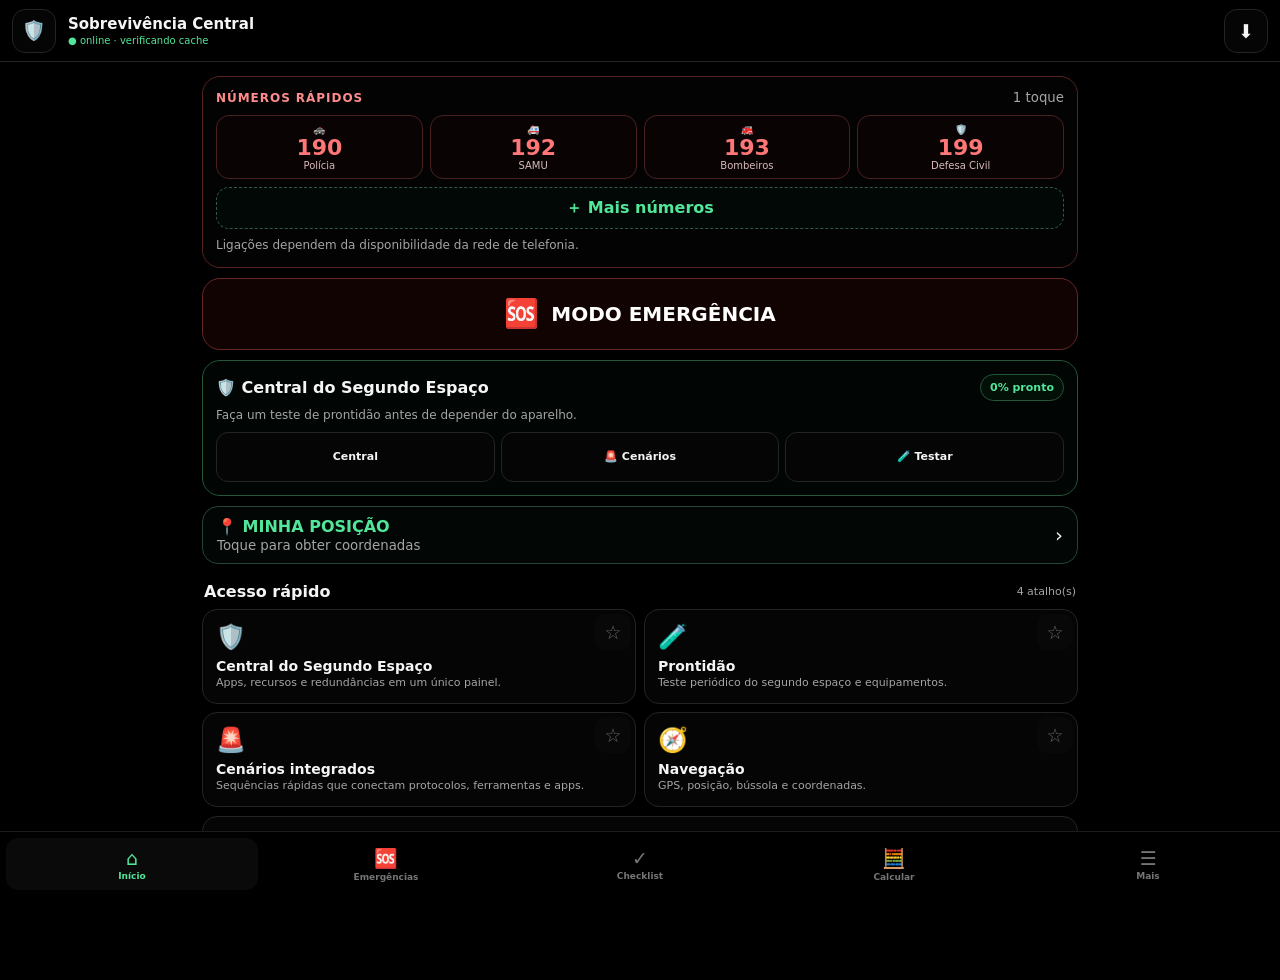
<file: index.html>
<!doctype html>
<html lang="pt-BR">
<head>
  <meta charset="utf-8">
  <meta name="viewport" content="width=device-width,initial-scale=1,viewport-fit=cover">
  <meta name="theme-color" content="#000000">
  <meta name="color-scheme" content="dark">
  <meta name="description" content="Central offline do segundo espaço para emergência, navegação, comunicação, conhecimento e preparo.">
  <meta name="mobile-web-app-capable" content="yes">
  <meta name="apple-mobile-web-app-capable" content="yes">
  <meta name="apple-mobile-web-app-status-bar-style" content="black-translucent">
  <title>Sobrevivência Central</title>
  <link rel="manifest" href="./manifest.json">
  <link rel="icon" type="image/png" href="./icone.png">
  <link rel="apple-touch-icon" href="./icone.png">
  <style>
:root{--bg:#000;--surface:#050505;--surface-2:#0b0b0b;--surface-3:#121212;--text:#f5f5f5;--muted:#a5a5a5;--line:#242424;--accent:#52e69a;--blue:#6cb6ff;--danger:#ff5c5c;--warning:#ffd166;--radius:16px;--safe-bottom:max(10px,env(safe-area-inset-bottom))}
*{box-sizing:border-box}html,body{background:#000}html{color-scheme:dark}body{margin:0;min-height:100vh;color:var(--text);font-family:system-ui,-apple-system,"Segoe UI",Roboto,Arial,sans-serif;-webkit-tap-highlight-color:transparent}button,input,select,textarea{font:inherit}button{cursor:pointer}a{color:inherit}.topbar{position:sticky;top:0;z-index:30;display:flex;align-items:center;gap:12px;min-height:62px;padding:8px 12px;background:#000;border-bottom:1px solid var(--line)}.brand{flex:1;min-width:0;display:flex;flex-direction:column;gap:2px}.brand strong{font-size:15px;white-space:nowrap;overflow:hidden;text-overflow:ellipsis}.brand span{font-size:10px;color:var(--muted)}#networkStatus.online{color:var(--accent)}#networkStatus.offline{color:var(--warning)}.icon-button{width:44px;height:44px;display:grid;place-items:center;border-radius:13px;border:1px solid var(--line);background:#050505;color:var(--text);font-size:19px}#view{width:100%;max-width:900px;margin:auto;padding:14px 12px calc(86px + var(--safe-bottom))}.page-header{margin:2px 2px 14px}.page-header h1{margin:0 0 5px;font-size:24px;line-height:1.15}.page-header p{margin:0;color:var(--muted);font-size:13px;line-height:1.45}.panel{padding:14px;margin-bottom:10px;border-radius:var(--radius);border:1px solid var(--line);background:var(--surface)}.panel h2,.panel h3{margin:0 0 9px}.panel p{margin:7px 0;color:#d8d8d8;line-height:1.5}.priority-panel{border-color:#2b5540}.emergency-now{padding:13px;border:1px solid #522;border-radius:18px;background:#030303;margin-bottom:10px}.emergency-now-head{display:flex;align-items:center;justify-content:space-between;margin-bottom:10px}.emergency-now-head span{font-size:12px;font-weight:900;letter-spacing:.08em;color:#ff8c8c}.emergency-now-head small{color:var(--muted)}.emergency-call-grid{display:grid;grid-template-columns:repeat(4,1fr);gap:7px}.big-call{min-height:64px;display:flex;flex-direction:column;align-items:center;justify-content:center;text-decoration:none;border-radius:13px;border:1px solid #4b2020;background:#0a0303}.big-call strong{font-size:22px;color:#ff7777}.big-call span{font-size:10px;color:#d9bcbc}.stop-strip{display:flex;align-items:center;justify-content:center;gap:6px;flex-wrap:wrap;padding:10px 7px;margin-bottom:10px;border:1px solid var(--line);border-radius:14px;background:#020202;font-size:11px}.stop-strip strong{color:#eee}.stop-strip span{color:#555}.section-title{display:flex;align-items:center;justify-content:space-between;gap:10px;margin:18px 2px 8px}.section-title h2{margin:0;font-size:16px}.section-title>span{font-size:11px;color:var(--muted)}.text-button{border:0;background:transparent;color:var(--accent);font-weight:700;padding:7px}.critical-grid{display:grid;grid-template-columns:repeat(3,1fr);gap:7px}.critical-card{min-height:78px;padding:9px 6px;border-radius:14px;border:1px solid #2a2020;background:#050303;color:var(--text);display:flex;flex-direction:column;align-items:center;justify-content:center;gap:5px;text-align:center}.critical-card span{font-size:24px}.critical-card strong{font-size:12px;line-height:1.2}.quick-grid,.card-grid{display:grid;grid-template-columns:repeat(2,minmax(0,1fr));gap:8px}.action-card{min-height:96px;padding:13px;border-radius:15px;border:1px solid var(--line);background:#050505;color:var(--text);text-align:left;display:flex;flex-direction:column;justify-content:space-between;gap:7px}.action-card .emoji{font-size:24px}.action-card strong{display:block;font-size:14px}.action-card small{display:block;margin-top:2px;color:var(--muted);font-size:11px;line-height:1.3}.action-card.danger{border-color:#4a2222}.wide-more{width:100%;min-height:68px;margin-top:9px;padding:11px 13px;border-radius:15px;border:1px solid var(--line);background:#050505;color:var(--text);display:grid;grid-template-columns:auto 1fr auto;gap:11px;align-items:center;text-align:left}.wide-more>span{font-size:23px}.wide-more strong,.wide-more small{display:block}.wide-more small{margin-top:3px;color:var(--muted);font-size:11px}.wide-more>b{font-size:24px;color:#666}.search-wrapper{position:relative;margin:12px 0}.search-wrapper>span{position:absolute;left:14px;top:13px;color:var(--muted)}.search{width:100%;min-height:48px;padding:0 13px 0 41px;border-radius:14px;border:1px solid var(--line);outline:none;background:#030303;color:var(--text);font-size:16px}.search.plain{padding-left:13px}.search:focus{border-color:#3b6d53}.search-results{display:flex;flex-direction:column;gap:7px}.search-result{padding:11px;text-align:left;border-radius:13px;border:1px solid var(--line);background:#050505;color:var(--text)}.search-result small{display:block;margin-top:3px;color:var(--muted)}.emergency-search{margin-bottom:9px}.list{display:flex;flex-direction:column;gap:7px}.list-card{padding:12px;border-radius:14px;border:1px solid var(--line);background:#050505}.list-card.clickable{cursor:pointer}.list-card h3{margin:0 0 4px;font-size:15px}.list-card p{margin:0;color:var(--muted);font-size:12px;line-height:1.4}.emergency-row{display:grid;grid-template-columns:auto 1fr auto;gap:10px;align-items:center}.emergency-row .row-icon{font-size:25px}.emergency-row>b{font-size:22px;color:#555}.meta{margin-top:7px;color:var(--muted);font-size:11px}.protocol,.dont{padding-left:19px;margin:7px 0}.protocol li,.dont li{margin:7px 0;line-height:1.45}.protocol li::marker{color:var(--accent)}.dont li{color:#ffd0d0}.notice{padding:11px 12px;margin:9px 0;border-radius:11px;border-left:3px solid var(--blue);background:#03080d}.notice.warning{border-left-color:var(--warning);background:#0b0902}.notice.danger{border-left-color:var(--danger);background:#0b0303}.emergency-calls{display:grid;grid-template-columns:repeat(2,1fr);gap:7px;margin-top:10px}.call-button{min-height:50px;display:flex;align-items:center;justify-content:center;text-align:center;text-decoration:none;border-radius:13px;border:1px solid #29543f;background:#020805;font-weight:800}.form-grid{display:grid;grid-template-columns:1fr 1fr;gap:8px}.form-grid.four{grid-template-columns:repeat(4,1fr)}.field{display:flex;flex-direction:column;gap:5px;margin-bottom:8px}.field label{color:var(--muted);font-size:11px;font-weight:700}.field input,.field select,.field textarea{width:100%;min-height:46px;padding:9px 11px;border-radius:12px;border:1px solid var(--line);outline:none;background:#000;color:var(--text);font-size:16px}.field textarea{min-height:84px;resize:vertical}.field input:focus,.field select:focus,.field textarea:focus{border-color:#3b6d53}.btn-row{display:flex;flex-wrap:wrap;gap:8px;margin-top:10px}.btn{min-height:46px;padding:0 14px;border-radius:13px;border:1px solid var(--line);background:#0b0b0b;color:var(--text);font-weight:750}.btn.primary{background:#123a27;border-color:#2b7d53;color:#dffbed}.btn.danger{color:#ffd3d3;border-color:#5a2929;background:#180707}.btn.full{width:100%;margin-top:7px}.result{padding:12px;margin-top:10px;border-radius:13px;border:1px solid #28533e;background:#020805}.result strong{display:block;color:#8af0ba;font-size:19px}.result small{display:block;margin-top:4px;color:var(--muted)}.coord{font-family:ui-monospace,SFMono-Regular,Menlo,Consolas,monospace;word-break:break-all}.tool-details{margin-bottom:8px;border:1px solid var(--line);border-radius:14px;background:#030303;overflow:hidden}.tool-details summary{min-height:52px;padding:14px;display:flex;align-items:center;font-weight:800;cursor:pointer;list-style:none}.tool-details summary::-webkit-details-marker{display:none}.tool-details summary::after{content:'+';margin-left:auto;color:#777;font-size:20px}.tool-details[open] summary::after{content:'−'}.details-body{padding:0 12px 12px;border-top:1px solid #151515}.details-body>.panel{border:0;padding:12px 0 0;margin:0;background:transparent}.message-template{padding:11px;border-radius:12px;border:1px dashed #333;background:#000;line-height:1.65}.check-item{display:flex;align-items:flex-start;gap:9px;padding:11px;border-radius:14px;border:1px solid var(--line);background:#050505}.check-item input[type=checkbox]{width:22px;height:22px;flex:0 0 auto;accent-color:var(--accent)}.check-content{flex:1;min-width:0}.check-content strong{display:block;word-break:break-word}.check-content small{color:var(--muted)}.check-item.done strong{color:#777;text-decoration:line-through}.mini-actions{display:flex;gap:5px}.mini-button{width:36px;height:36px;border-radius:10px;border:1px solid var(--line);background:#090909;color:var(--text)}.progress{height:8px;margin-top:9px;overflow:hidden;border-radius:100px;border:1px solid var(--line);background:#000}.progress>span{height:100%;display:block;background:#2b7d53}.contact-card{display:grid;grid-template-columns:1fr auto;gap:9px;align-items:center}.contact-name{font-weight:800}.contact-number{color:var(--muted);font-size:12px}.call-circle{width:46px;height:46px;display:grid;place-items:center;border-radius:50%;text-decoration:none;border:1px solid #29543f;background:#020805}.status-line{display:flex;align-items:center;justify-content:space-between;gap:10px;padding:9px 0;border-bottom:1px solid #171717}.status-line:last-child{border-bottom:0}.pill{padding:4px 8px;border-radius:100px;background:#101010;color:var(--muted);font-size:11px}.app-status{margin-top:12px}.empty{padding:20px;text-align:center;color:var(--muted)}.bottom-nav{position:fixed;left:0;right:0;bottom:0;z-index:40;display:grid;grid-template-columns:repeat(5,1fr);gap:2px;padding:6px 6px var(--safe-bottom);border-top:1px solid #1c1c1c;background:#000}.nav-button{min-height:52px;border:0;border-radius:12px;background:transparent;color:#757575;display:flex;flex-direction:column;align-items:center;justify-content:center;gap:2px}.nav-button span{font-size:19px}.nav-button small{font-size:9px;font-weight:700}.nav-button.active{background:#0a0a0a;color:var(--accent)}.modal{position:fixed;inset:0;z-index:100;display:flex;align-items:flex-end;justify-content:center}.modal[hidden]{display:none}.modal-backdrop{position:absolute;inset:0;background:rgba(0,0,0,.82)}.modal-card{position:relative;width:100%;max-width:700px;max-height:90vh;overflow:auto;border-radius:22px 22px 0 0;border:1px solid var(--line);background:#030303}.modal-header{position:sticky;top:0;z-index:2;display:flex;align-items:center;gap:10px;padding:12px;border-bottom:1px solid var(--line);background:#000}.modal-header h2{flex:1;margin:0;font-size:19px}.modal-body{padding:13px;padding-bottom:calc(18px + env(safe-area-inset-bottom))}.toast{position:fixed;left:50%;bottom:calc(80px + var(--safe-bottom));z-index:200;transform:translateX(-50%);max-width:calc(100% - 24px);padding:10px 13px;border-radius:12px;background:#e9f7ef;color:#092417;font-weight:750}@media(min-width:650px){.quick-grid{grid-template-columns:repeat(4,1fr)}.card-grid{grid-template-columns:repeat(3,1fr)}.modal{align-items:center;padding:20px}.modal-card{border-radius:22px}}@media(max-width:520px){.form-grid.four{grid-template-columns:repeat(2,1fr)}}@media(max-width:380px){.form-grid{grid-template-columns:1fr}.emergency-call-grid{grid-template-columns:repeat(2,1fr)}.critical-grid{grid-template-columns:repeat(2,1fr)}}

/* V3 — interface OLED e recursos avançados */
body.text-large{font-size:19px}body.text-large .page-header p,body.text-large .panel p,body.text-large .protocol li,body.text-large .list-card p,body.text-large .meta{font-size:1rem}body.text-large .btn,body.text-large input,body.text-large select,body.text-large textarea{font-size:18px}body.text-large .nav-button small{font-size:12px}
.home-main-sos{width:100%;min-height:72px;border:1px solid #652828;background:#120303;color:#fff;border-radius:18px;display:flex;align-items:center;justify-content:center;gap:12px;font-size:20px;font-weight:900;margin-bottom:10px}.home-main-sos span{font-size:28px}
.home-position{width:100%;min-height:58px;border:1px solid #234634;background:#020604;color:var(--text);border-radius:16px;display:flex;align-items:center;justify-content:space-between;gap:10px;padding:10px 14px;text-align:left}.home-position b{color:var(--accent)}.home-position small{display:block;color:var(--muted);margin-top:2px}.home-position>span:last-child{font-size:20px}
.home-core{display:grid;grid-template-columns:repeat(2,minmax(0,1fr));gap:8px}.home-core .action-card{min-height:94px}.alert-strip{display:flex;align-items:center;justify-content:space-between;gap:10px;padding:11px 12px;border:1px solid #574513;background:#080601;border-radius:14px;margin-bottom:10px}.alert-strip strong{color:var(--warning)}
.favorite-grid{display:grid;grid-template-columns:repeat(2,minmax(0,1fr));gap:8px}.favorite-card{position:relative;min-width:0}.favorite-open{width:100%;height:100%;min-height:78px;text-align:left;border:1px solid var(--line);background:#030303;color:var(--text);border-radius:14px;padding:12px 42px 12px 12px}.favorite-open span{font-size:22px;display:block;margin-bottom:6px}.favorite-open strong{display:block}.favorite-open small{display:block;color:var(--muted);margin-top:3px}.favorite-remove{position:absolute;right:5px;top:5px;width:34px;height:34px;border-radius:10px;border:0;background:transparent;color:var(--warning);font-size:18px}
.resource-card{position:relative}.resource-card>.action-card{width:100%;padding-right:42px}.fav-button{position:absolute;right:5px;top:5px;width:36px;height:36px;border:0;border-radius:10px;background:#080808;color:#666;font-size:19px;z-index:2}.fav-button.active{color:var(--warning)}
.emergency-row{position:relative;padding-right:48px}.emergency-row .fav-button{right:7px;top:8px}.critical-action-grid{display:grid;grid-template-columns:repeat(2,minmax(0,1fr));gap:8px}.critical-action{min-height:88px;text-align:left;border-radius:15px;border:1px solid #472020;background:#070202;color:var(--text);padding:12px}.critical-action span{font-size:24px;display:block;margin-bottom:5px}.critical-action strong{display:block}.critical-action small{display:block;color:#bca3a3;margin-top:3px}
.last-location{border:1px solid #234634;background:#020604;border-radius:14px;padding:12px}.last-location strong{color:var(--accent);font-family:ui-monospace,SFMono-Regular,Menlo,Consolas,monospace}.last-location small{display:block;color:var(--muted);margin-top:4px}.last-location .btn-row{margin-top:8px}
.form-grid.three{grid-template-columns:repeat(3,1fr)}.form-grid.four{grid-template-columns:repeat(4,1fr)}
.quick-actions{display:flex;flex-wrap:wrap;gap:6px;margin-top:8px}.quick-small{min-height:38px;padding:0 11px;border-radius:11px;border:1px solid var(--line);background:#080808;color:var(--text)}
.inventory-card.low,.maintenance-card.due{border-color:#624b19}.inventory-card.expired{border-color:#692727}.attention-badge{display:inline-flex;padding:4px 8px;border-radius:999px;background:#140d02;color:var(--warning);font-size:11px;margin-top:7px}.danger-badge{background:#180404;color:#ff8585}
.quantity-row{display:flex;align-items:center;gap:7px;margin-top:8px}.quantity-value{min-width:70px;text-align:center;font-weight:900}.quantity-row button{width:38px;height:38px;border:1px solid var(--line);border-radius:11px;background:#0b0b0b;color:var(--text)}
.timeline{position:relative;padding-left:18px}.timeline::before{content:"";position:absolute;left:5px;top:8px;bottom:8px;width:1px;background:var(--line)}.timeline-item{position:relative;padding:0 0 14px 12px}.timeline-item::before{content:"";position:absolute;left:-17px;top:7px;width:8px;height:8px;border-radius:50%;background:var(--accent)}.timeline-time{font-size:11px;color:var(--muted)}.timeline-item p{margin:4px 0}.timeline-location{font-size:11px;color:var(--blue)}
.sos-output{white-space:pre-wrap;font-family:ui-monospace,SFMono-Regular,Menlo,Consolas,monospace;line-height:1.5}.template-block{padding:12px;border:1px solid var(--line);border-radius:13px;background:#020202;line-height:1.55}.template-block strong{color:var(--accent)}
.compass-wrap{display:grid;place-items:center;padding:8px}.compass-ring{position:relative;width:min(240px,70vw);aspect-ratio:1;border:2px solid #333;border-radius:50%;background:#010101}.compass-ring .mark{position:absolute;color:var(--muted);font-weight:900}.compass-ring .n{top:8px;left:50%;transform:translateX(-50%);color:#ff7070}.compass-ring .s{bottom:8px;left:50%;transform:translateX(-50%)}.compass-ring .e{right:10px;top:50%;transform:translateY(-50%)}.compass-ring .w{left:10px;top:50%;transform:translateY(-50%)}.compass-needle{position:absolute;left:50%;top:50%;width:3px;height:42%;background:linear-gradient(to bottom,#ff5c5c 0 50%,#777 50% 100%);transform-origin:50% 0;transform:translate(-50%,0) rotate(0deg);border-radius:4px}.compass-center{position:absolute;left:50%;top:50%;width:12px;height:12px;background:#ddd;border-radius:50%;transform:translate(-50%,-50%)}.compass-value{text-align:center;font-size:22px;font-weight:900;margin-top:10px}.compass-note{text-align:center;color:var(--muted);font-size:12px}
.test-list{display:flex;flex-direction:column;gap:7px}.test-row{display:flex;align-items:center;justify-content:space-between;gap:10px;padding:10px;border:1px solid var(--line);border-radius:12px;background:#020202}.test-ok{color:var(--accent)}.test-bad{color:var(--danger)}
.setting-row{display:flex;align-items:center;justify-content:space-between;gap:12px}.toggle{min-width:64px;min-height:40px;border:1px solid var(--line);border-radius:999px;background:#080808;color:var(--muted);font-weight:800}.toggle.on{background:#0a1b12;color:var(--accent);border-color:#24563a}
.builtin-resource{display:flex;align-items:flex-start;gap:10px}.builtin-resource>span{font-size:25px}.builtin-resource>div{min-width:0}.builtin-resource strong{display:block}.builtin-resource small{color:var(--muted)}
@media(max-width:520px){.form-grid.three,.form-grid.four{grid-template-columns:1fr 1fr}.emergency-call-grid{grid-template-columns:repeat(2,1fr)}}
@media(max-width:360px){.home-core,.critical-action-grid,.favorite-grid{grid-template-columns:1fr}}

/* V3.1 — confiabilidade, GPS e backup */
.position-detail-grid{display:grid;grid-template-columns:1fr 1fr;gap:8px}.position-detail-grid>div{min-width:0;padding:9px;border:1px solid #173425;border-radius:11px;background:#010302}.position-detail-grid small{margin:0 0 4px;color:var(--muted)}.position-detail-grid strong{display:block;font-size:13px;overflow-wrap:anywhere}.link-btn{display:inline-flex;align-items:center;justify-content:center;text-decoration:none}.backup-meta{display:flex;flex-direction:column;gap:4px;padding:10px;border:1px solid #234634;border-radius:12px;background:#020604;margin:9px 0}.backup-meta small{color:var(--muted)}
@media(max-width:360px){.position-detail-grid{grid-template-columns:1fr}}

/* V3.2 — Biblioteca Offline */
.phone-network-note{display:block;margin-top:8px;color:var(--muted);font-size:12px;line-height:1.4}
.library-toolbar{padding:12px}.library-search{margin:0 0 10px}.library-add-row{display:flex;flex-wrap:wrap;gap:7px}.library-add-row .btn{flex:1 1 145px}.library-toolbar>small{display:block;margin-top:9px;color:var(--muted);line-height:1.4}
.library-count-grid{display:grid;grid-template-columns:repeat(2,minmax(0,1fr));gap:7px;margin-bottom:10px}.library-count{min-height:68px;border:1px solid var(--line);border-radius:14px;background:#020202;color:var(--text);padding:9px;text-align:left}.library-count strong{display:block;font-size:20px;color:#fff}.library-count span{display:block;margin-top:3px;color:var(--muted);font-size:12px}.library-count.active{border-color:#356148;background:#020704}.library-count.active strong,.library-count.active span{color:var(--accent)}
.library-filters{display:grid;grid-template-columns:repeat(2,minmax(0,1fr));gap:8px;margin-bottom:12px}.library-grid{display:grid;grid-template-columns:repeat(2,minmax(0,1fr));gap:8px}.library-empty{grid-column:1/-1}
.library-card{min-width:0;border:1px solid var(--line);border-radius:15px;background:#020202;overflow:hidden;display:flex;flex-direction:column}.library-card.favorite{border-color:#514615}.library-preview{position:relative;aspect-ratio:4/3;display:grid;place-items:center;overflow:hidden;background:#000;border-bottom:1px solid #161616}.library-preview img{width:100%;height:100%;object-fit:cover;display:block}.library-preview-placeholder{font-size:34px;color:#6e6e6e}.library-preview-label{position:absolute;left:6px;bottom:6px;padding:3px 6px;border-radius:8px;background:rgba(0,0,0,.82);color:#ddd;font-size:10px;border:1px solid #272727}.library-card-body{padding:10px;min-width:0;display:flex;flex-direction:column;gap:6px;flex:1}.library-card-title{font-weight:800;line-height:1.25;word-break:break-word}.library-card-meta{font-size:11px;color:var(--muted);line-height:1.35;word-break:break-word}.library-tags{display:flex;flex-wrap:wrap;gap:4px}.library-tag{display:inline-flex;max-width:100%;padding:3px 6px;border-radius:999px;border:1px solid #222;background:#050505;color:#aaa;font-size:10px;overflow:hidden;text-overflow:ellipsis;white-space:nowrap}.library-card-actions{display:grid;grid-template-columns:1fr auto auto;gap:5px;margin-top:auto}.library-card-actions .btn{min-height:38px;padding:0 9px;font-size:12px}.library-card-actions .mini-button{width:38px;height:38px}.library-card .favorite-star{color:var(--warning)}
.library-limitations{margin-top:12px}.library-limitations strong{color:#fff}.library-status{display:inline-flex;align-items:center;gap:5px;padding:3px 7px;border-radius:999px;background:#060606;border:1px solid #222;font-size:10px;color:var(--muted)}.library-status.ok{border-color:#234634;color:var(--accent)}.library-status.session{border-color:#554619;color:var(--warning)}
.library-viewer-meta{margin-bottom:10px;color:var(--muted);font-size:12px;line-height:1.4}.library-image-stage{max-height:68vh;overflow:auto;background:#000;border:1px solid #191919;border-radius:14px;display:grid;place-items:center}.library-image-stage img{display:block;max-width:100%;max-height:68vh;object-fit:contain;transform-origin:center;transition:transform .15s ease}.library-image-stage img.zoomed{transform:scale(1.75)}.library-video{display:block;width:100%;max-height:68vh;background:#000;border-radius:14px}.library-pdf-frame{display:block;width:100%;height:68vh;border:1px solid #191919;border-radius:14px;background:#111}.library-reconnect-box{display:flex;flex-direction:column;gap:10px}.library-reconnect-box p{margin:0}.library-loading{padding:20px;text-align:center;color:var(--muted)}
.backup-meta{margin:10px 0;padding:10px;border:1px solid var(--line);border-radius:12px;background:#020202}.backup-meta strong,.backup-meta small{display:block}.backup-meta small{margin-top:4px;color:var(--muted)}
@media(min-width:600px){.library-count-grid{grid-template-columns:repeat(6,minmax(0,1fr))}.library-grid{grid-template-columns:repeat(3,minmax(0,1fr))}}
@media(max-width:360px){.library-filters{grid-template-columns:1fr}.library-grid{grid-template-columns:1fr}}
@media(prefers-reduced-motion:reduce){.library-image-stage img{transition:none}}
.library-file-icon{font-size:38px}.library-play-badge{position:absolute;right:7px;bottom:6px;font-size:14px;color:#fff;text-shadow:0 1px 4px #000}.library-card-head{display:grid;grid-template-columns:minmax(0,1fr) auto;gap:5px;align-items:start}.library-name{min-width:0;padding:0;border:0;background:transparent;color:var(--text);font-weight:800;text-align:left;line-height:1.25;word-break:break-word}.library-star{width:34px;height:34px;border:0;border-radius:10px;background:#080808;color:#777;font-size:20px}.library-star.active{color:var(--warning)}.library-path{display:block;overflow:hidden;text-overflow:ellipsis;white-space:nowrap}.tag-row{display:flex;flex-wrap:wrap;gap:4px}.tag-row span{display:inline-flex;max-width:100%;padding:3px 6px;border:1px solid #242424;border-radius:999px;background:#050505;color:#aaa;font-size:10px;white-space:nowrap;overflow:hidden;text-overflow:ellipsis}.btn.compact{min-height:38px;padding:0 8px;font-size:11px}.library-pdf{display:block;width:100%;height:68vh;border:1px solid #191919;border-radius:14px;background:#111}


.home-config-row{display:grid;grid-template-columns:42px minmax(0,1fr) auto;gap:10px;align-items:center;padding:10px 0;border-bottom:1px solid #171717}.home-config-row:last-child{border-bottom:0}.home-config-icon{width:42px;height:42px;display:grid;place-items:center;border:1px solid var(--line);border-radius:12px;background:#050505;font-size:21px}.home-config-info{min-width:0}.home-config-info strong,.home-config-info small{display:block}.home-config-info small{margin-top:3px;color:var(--muted);font-size:11px;line-height:1.3}.home-config-actions{display:flex;align-items:center;justify-content:flex-end;gap:5px;flex-wrap:wrap}.visibility-button{min-width:72px;height:36px;padding:0 9px;border:1px solid #4a2626;border-radius:10px;background:#120505;color:#d89a9a;font-size:10px;font-weight:900}.visibility-button.on{border-color:#24563a;background:#07160e;color:var(--accent)}.mini-button:disabled{opacity:.25;cursor:not-allowed}.danger-mini{color:#ff9c9c;border-color:#4a2020}.home-add-quick{margin-top:14px;padding-top:12px;border-top:1px solid #171717}.settings-entry{width:100%;min-height:62px;padding:8px 0;border:0;background:transparent;color:var(--text);display:grid;grid-template-columns:42px minmax(0,1fr) auto;gap:10px;align-items:center;text-align:left}.settings-entry>span{width:42px;height:42px;display:grid;place-items:center;border-radius:12px;border:1px solid var(--line);background:#050505;font-size:21px}.settings-entry strong,.settings-entry small{display:block}.settings-entry small{margin-top:3px;color:var(--muted);font-size:11px}.settings-entry>b{font-size:24px;color:#555}.settings-row-divider{padding-top:10px;margin-top:8px;border-top:1px solid #171717}.home-empty .btn{margin-top:10px}.home-editor-list{display:flex;flex-direction:column}@media(max-width:480px){.home-config-row{grid-template-columns:38px minmax(0,1fr)}.home-config-icon{width:38px;height:38px}.home-config-actions{grid-column:1/-1;justify-content:flex-end;padding-left:48px}.visibility-button{min-width:82px}}


.home-customize-entry{
  margin:0 0 12px;
  border-color:#24563a;
  background:#020805;
}
.home-customize-entry>span{
  color:var(--accent);
}
.home-customize-entry strong{
  color:#fff;
}
.home-customize-entry small{
  color:var(--muted);
}


/* V3.4 — emergências e números rápidos */
.emergency-filter-row{display:flex;gap:8px;overflow-x:auto;padding:0 0 12px;scrollbar-width:none}
.emergency-filter-row::-webkit-scrollbar{display:none}
.filter-chip{flex:0 0 auto;border:1px solid var(--line);background:#050505;color:var(--muted);border-radius:999px;padding:9px 12px;font-size:12px;font-weight:800}
.filter-chip.active{border-color:var(--accent);color:var(--accent);background:#041008}
.emergency-category-section{margin-bottom:18px}
.emergency-row{position:relative;padding-right:54px}
.emergency-row-main{min-width:0}
.emergency-category-label{display:inline-block;margin-top:7px;padding:4px 8px;border-radius:999px;background:#101010;border:1px solid var(--line);color:var(--muted)}
.emergency-detail-category{display:inline-flex;padding:5px 9px;border-radius:999px;border:1px solid var(--line);color:var(--accent);font-size:12px;font-weight:800;margin-bottom:6px}
.compact-copy{margin:6px 0 0!important;font-size:13px}
.quick-call-icon{font-size:18px}
.more-numbers-button{width:100%;min-height:42px;margin-top:8px;border-radius:13px;border:1px dashed #315a45;background:#020805;color:var(--accent);font-weight:800}
.compact-empty{padding:12px!important}
.number-config-row,.official-number-row{display:flex;align-items:center;gap:10px;padding:11px;border:1px solid var(--line);border-radius:14px;background:#050505}
.number-config-row+.number-config-row,.official-number-row+.official-number-row{margin-top:8px}
.number-config-icon,.official-number-icon{width:36px;height:36px;display:grid;place-items:center;font-size:22px;flex:0 0 auto}
.number-config-info,.official-number-row>div{flex:1;min-width:0}
.number-config-info strong,.official-number-row strong{display:block}
.number-config-info small,.official-number-row small{display:block;color:var(--muted);margin-top:2px}
.number-config-actions{display:flex;gap:5px}
.official-number-list{display:flex;flex-direction:column;gap:0}
.small-btn{min-height:38px;padding:0 10px;font-size:12px}
.check-option{display:flex;align-items:center;gap:8px;margin-top:12px;color:#d8e0e8;font-size:13px}
.check-option input{width:20px;height:20px;accent-color:var(--accent)}


/* V4 — Central do Segundo Espaço */
.central-hero{margin:0 0 10px;padding:13px;border:1px solid #24563a;border-radius:18px;background:#010503}.central-hero-head{display:flex;align-items:center;justify-content:space-between;gap:10px}.central-hero-head strong{font-size:16px}.central-score{display:inline-flex;align-items:center;gap:6px;padding:6px 9px;border-radius:999px;border:1px solid #24563a;background:#031008;color:var(--accent);font-size:11px;font-weight:900}.central-hero p{margin:7px 0 10px;color:var(--muted);font-size:12px}.central-mini-grid{display:grid;grid-template-columns:repeat(3,1fr);gap:6px}.central-mini-grid button{min-height:50px;border:1px solid var(--line);border-radius:12px;background:#050505;color:var(--text);font-weight:800;font-size:11px}.central-dashboard{display:grid;grid-template-columns:repeat(2,minmax(0,1fr));gap:8px}.central-dashboard-card{padding:12px;border:1px solid var(--line);border-radius:14px;background:#020202}.central-dashboard-card>span{font-size:22px}.central-dashboard-card strong,.central-dashboard-card small{display:block}.central-dashboard-card small{margin-top:4px;color:var(--muted);font-size:11px}.central-resource-grid{display:grid;grid-template-columns:repeat(2,minmax(0,1fr));gap:8px}.central-resource{position:relative;min-width:0;padding:12px;border:1px solid var(--line);border-radius:15px;background:#030303}.central-resource.primary{border-color:#2d5a42}.central-resource-head{display:flex;gap:9px;align-items:flex-start}.central-resource-icon{font-size:25px}.central-resource-main{min-width:0;flex:1}.central-resource-main strong,.central-resource-main small{display:block}.central-resource-main small{margin-top:3px;color:var(--muted);font-size:10px;line-height:1.35}.central-resource-meta{margin-top:8px;display:flex;gap:5px;flex-wrap:wrap}.central-badge{display:inline-flex;padding:3px 6px;border:1px solid #222;border-radius:999px;color:#aaa;font-size:9px}.central-badge.ok{border-color:#24563a;color:var(--accent)}.central-badge.review{border-color:#5a4b22;color:var(--warning)}.central-badge.fail{border-color:#5a2222;color:var(--danger)}.central-resource-actions{display:flex;gap:5px;flex-wrap:wrap;margin-top:9px}.central-resource-actions .btn{min-height:36px;padding:0 9px;font-size:10px}.readiness-progress{height:12px;border:1px solid var(--line);border-radius:999px;background:#020202;overflow:hidden}.readiness-progress>span{display:block;height:100%;background:var(--accent)}.readiness-row{display:grid;grid-template-columns:36px minmax(0,1fr) auto;gap:9px;align-items:center;padding:10px 0;border-bottom:1px solid #171717}.readiness-row:last-child{border-bottom:0}.readiness-row-icon{font-size:21px;text-align:center}.readiness-row small{display:block;color:var(--muted);font-size:10px;margin-top:3px}.readiness-actions{display:flex;gap:4px}.readiness-btn{width:34px;height:34px;border-radius:10px;border:1px solid var(--line);background:#050505;color:#aaa}.readiness-btn.ok.active{border-color:#24563a;color:var(--accent);background:#041008}.readiness-btn.review.active{border-color:#5a4b22;color:var(--warning)}.readiness-btn.fail.active{border-color:#5a2222;color:var(--danger)}.scenario-grid{display:grid;grid-template-columns:repeat(2,minmax(0,1fr));gap:8px}.scenario-card{min-height:112px;padding:13px;border:1px solid var(--line);border-radius:15px;background:#030303;color:var(--text);text-align:left}.scenario-card span{font-size:26px}.scenario-card strong,.scenario-card small{display:block}.scenario-card strong{margin-top:9px}.scenario-card small{margin-top:4px;color:var(--muted);line-height:1.35}.scenario-step{width:100%;min-height:55px;padding:9px 11px;border:1px solid var(--line);border-radius:13px;background:#030303;color:var(--text);display:grid;grid-template-columns:auto 1fr auto;gap:9px;align-items:center;text-align:left}.scenario-step+.scenario-step{margin-top:7px}.scenario-step b{color:#555;font-size:20px}.quick-card-grid{display:grid;grid-template-columns:repeat(2,minmax(0,1fr));gap:8px}.quick-ref-card{padding:12px;border:1px solid var(--line);border-radius:14px;background:#030303}.quick-ref-card>span{font-size:25px}.quick-ref-card strong,.quick-ref-card small{display:block}.quick-ref-card strong{margin-top:6px}.quick-ref-card small{margin-top:4px;color:var(--muted);font-size:10px;line-height:1.35}.protocol-personal-card{padding:12px;border:1px solid var(--line);border-radius:14px;background:#030303}.protocol-personal-card+.protocol-personal-card{margin-top:8px}.protocol-personal-card h3{margin:0 0 5px}.protocol-personal-card p{white-space:pre-wrap}.native-badge{display:inline-flex;padding:4px 7px;border-radius:999px;border:1px solid #24563a;background:#031008;color:var(--accent);font-size:10px;font-weight:900}.native-badge.web{border-color:#444;color:#aaa;background:#050505}.native-library-banner{margin-bottom:10px;padding:11px;border:1px solid #244f38;border-radius:13px;background:#020805}.native-library-banner strong,.native-library-banner small{display:block}.native-library-banner small{margin-top:3px;color:var(--muted)}
@media(min-width:700px){.central-resource-grid{grid-template-columns:repeat(3,minmax(0,1fr))}.scenario-grid,.quick-card-grid{grid-template-columns:repeat(3,minmax(0,1fr))}}
@media(max-width:360px){.central-resource-grid,.scenario-grid,.quick-card-grid,.central-dashboard{grid-template-columns:1fr}.central-mini-grid{grid-template-columns:1fr}}

</style>
</head>
<body>
  <header class="topbar">
    <button id="homeButton" class="icon-button" aria-label="Ir para início">🛡️</button>
    <div class="brand">
      <strong>Sobrevivência Central</strong>
      <span id="networkStatus">Verificando...</span>
    </div>
    <button id="installButton" class="icon-button" aria-label="Instalar aplicativo" hidden>⬇️</button>
  </header>

  <main id="view"></main>

  <nav class="bottom-nav">
    <button data-nav="home" class="nav-button active"><span>⌂</span><small>Início</small></button>
    <button data-nav="emergencias" class="nav-button"><span>🆘</span><small>Emergências</small></button>
    <button data-nav="checklist" class="nav-button"><span>✓</span><small>Checklist</small></button>
    <button data-nav="calculadoras" class="nav-button"><span>🧮</span><small>Calcular</small></button>
    <button data-nav="mais" class="nav-button"><span>☰</span><small>Mais</small></button>
  </nav>

  <div id="modal" class="modal" hidden>
    <div class="modal-backdrop" data-close-modal></div>
    <section class="modal-card">
      <header class="modal-header">
        <h2 id="modalTitle"></h2>
        <button class="icon-button" data-close-modal>✕</button>
      </header>
      <div id="modalBody" class="modal-body"></div>
    </section>
  </div>

  <div id="toast" class="toast" hidden></div>
  <input id="importInput" type="file" accept=".json,application/json" hidden>

  <noscript>Este aplicativo precisa de JavaScript ativado.</noscript>
  <script>
"use strict";

const APP_VERSION = "4.0.0";
const CURRENT_SCHEMA = 8;
const EXPECTED_CACHE = "sobrevivencia-central-v4.0.0";
const CORE_FILES = ["./index.html","./manifest.json","./icone.png"];
const STORAGE = {
  schema: "sobrevivencia_schema_v1",
  checklist: "sobrevivencia_checklist_v1",
  contacts: "sobrevivencia_contacts_v1",
  plan: "sobrevivencia_plano_v1",
  favorites: "sobrevivencia_favoritos_v1",
  lastPosition: "sobrevivencia_ultima_posicao_v1",
  ice: "sobrevivencia_ice_v1",
  journal: "sobrevivencia_diario_v1",
  inventory: "sobrevivencia_estoque_v1",
  maintenance: "sobrevivencia_manutencao_v1",
  resources: "sobrevivencia_recursos_v1",
  secondSpace: "sobrevivencia_segundo_espaco_v1",
  readiness: "sobrevivencia_prontidao_v1",
  personalProtocols: "sobrevivencia_protocolos_pessoais_v1",
  quickCards: "sobrevivencia_cartoes_rapidos_v1",
  centralMeta: "sobrevivencia_central_meta_v1",
  settings: "sobrevivencia_config_v1",
  backupMeta: "sobrevivencia_backup_meta_v1"
};

const DEFAULT_CHECKLIST = [
  "Água","Lanterna","Power bank","Rádio","Primeiros socorros","Comida",
  "Documentos","Mapa offline","Abrigo / lona","Ferramentas","Comunicação"
].map((text,index)=>({id:`padrao-${index}`,text,category:"Kit principal",done:false}));

const EMERGENCIES = [
  {id:"inconsciente",category:"Saúde",icon:"🫁",title:"Pessoa inconsciente",summary:"Verifique resposta e respiração e acione o SAMU.",recognize:["Não responde quando chamada ou tocada com cuidado.","Pode estar respirando normalmente ou não."],steps:["Confirme primeiro que o local é seguro para você e para a vítima.","Tente obter resposta chamando a pessoa e tocando-a com cuidado.","Peça ajuda e ligue 192. Coloque o telefone no viva-voz e siga as orientações do atendente.","Observe se a pessoa respira normalmente.","Se não respirar normalmente, trate como possível parada cardiorrespiratória e siga imediatamente as orientações para RCP.","Se respirar, monitore continuamente. Se houver suspeita de trauma, evite movimentação desnecessária."],dont:["Não dê água, comida ou medicamentos.","Não deixe a pessoa sozinha se permanecer no local for seguro."],waiting:["Observe continuamente respiração e nível de consciência.","Mantenha a pessoa protegida do frio/calor enquanto aguarda ajuda."],calls:["192"]},
  {id:"pcr",category:"Saúde",icon:"❤️‍🩹",title:"Parada cardiorrespiratória / RCP",summary:"Não responde e não respira normalmente: cada minuto importa.",recognize:["Pessoa não responde.","Ausência de respiração normal ou apenas movimentos respiratórios anormais."],steps:["Garanta a segurança da cena.","Ligue 192 imediatamente e coloque o telefone no viva-voz.","Peça a alguém para buscar um DEA/desfibrilador, se houver um disponível.","Siga as instruções do médico regulador/atendente.","Se você sabe realizar RCP, inicie-a sem demora e continue conforme seu treinamento e as instruções recebidas.","Se houver DEA, use-o seguindo as instruções de voz do equipamento."],dont:["Não perca tempo procurando pulso se você não foi treinado para isso.","Não ofereça líquidos ou medicamentos."],waiting:["Alterne socorristas se houver outras pessoas treinadas e isso puder ser feito sem longas interrupções.","Continue até a vítima reagir, o socorro assumir ou o local se tornar inseguro."],calls:["192","193"]},
  {id:"engasgo",category:"Saúde",icon:"😮‍💨",title:"Engasgo",summary:"Dificuldade grave para falar, tossir ou respirar exige ação imediata.",recognize:["Tosse forte ainda movimenta ar: a obstrução pode ser parcial.","Não consegue falar, respirar ou tossir de forma eficaz: suspeite de obstrução grave."],steps:["Se a pessoa consegue tossir com força e respirar, incentive-a a continuar tossindo e observe.","Se não consegue respirar, falar ou tossir de forma eficaz, peça ajuda e acione 192.","Se você conhece a técnica adequada para a idade da pessoa, aplique a manobra para desobstrução conforme seu treinamento.","Se a pessoa perder a consciência, coloque o telefone no viva-voz e siga imediatamente as orientações para RCP."],dont:["Não faça varredura cega com os dedos dentro da boca.","Não dê água enquanto a obstrução estiver acontecendo."],waiting:["Mesmo após melhora, procure avaliação se persistirem tosse, dor, falta de ar ou suspeita de corpo estranho."],calls:["192"]},
  {id:"hemorragia",category:"Saúde",icon:"🩸",title:"Hemorragia intensa",summary:"Pressão direta firme e contínua é a prioridade.",recognize:["Sangramento volumoso, contínuo ou que encharca rapidamente tecidos.","Fraqueza, palidez, suor frio ou alteração de consciência podem indicar gravidade."],steps:["Garanta a segurança da cena e use luvas/barreira se estiver disponível.","Aplique pressão direta firme e contínua sobre o ferimento com gaze ou tecido limpo.","Se o material encharcar, mantenha a primeira camada e coloque mais material por cima sem interromper a pressão.","Em sangramento intenso, ligue 192 ou 193.","Mantenha a pessoa aquecida e observe respiração e consciência.","Torniquete pode ser indicado em hemorragia grave de membro, mas exige produto/técnica apropriados; use apenas se você tiver treinamento ou orientação profissional."],dont:["Não retire objetos profundamente encravados.","Não perca tempo limpando profundamente uma ferida antes de controlar o sangramento grave."],waiting:["Continue a pressão até o atendimento assumir.","Avise se a vítima ficar mais sonolenta, fria ou confusa."],calls:["192","193"]},
  {id:"infarto",category:"Saúde",icon:"❤️",title:"Suspeita de infarto",summary:"Dor/pressão no peito, suor frio ou falta de ar: acione o SAMU.",recognize:["Dor, pressão ou desconforto no peito de início súbito.","Suor frio, palidez, falta de ar ou sensação de desmaio.","Idosos e algumas pessoas podem ter sintomas menos típicos, como mal-estar súbito ou falta de ar."],steps:["Interrompa esforço e mantenha a pessoa em repouso numa posição confortável.","Ligue 192 imediatamente e informe os sintomas e o horário aproximado de início.","Afrouxe roupas apertadas e mantenha a pessoa calma.","Se ela perder a consciência e não respirar normalmente, passe para o protocolo de parada cardiorrespiratória."],dont:["Não deixe a pessoa dirigir até o hospital.","Não ofereça medicamentos por conta própria; siga prescrição já existente ou orientação profissional."],waiting:["Observe respiração e consciência.","Tenha documentos e lista de medicamentos disponíveis se isso não atrasar o socorro."],calls:["192"]},
  {id:"avc",category:"Saúde",icon:"🧠",title:"Suspeita de AVC",summary:"Fraqueza de um lado, fala alterada ou perda de equilíbrio exigem atendimento imediato.",recognize:["Fraqueza ou formigamento súbito de um lado do rosto/corpo.","Dificuldade súbita para falar ou compreender.","Alteração súbita de visão, equilíbrio, coordenação ou caminhada.","Dor de cabeça súbita e intensa sem causa aparente."],steps:["Ligue 192 imediatamente.","Anote o horário em que os sintomas começaram ou a última vez em que a pessoa foi vista normal.","Mantenha a pessoa em segurança e observe respiração e consciência.","Se houver vômito ou redução de consciência, siga as orientações do SAMU para posicionamento e proteção das vias aéreas."],dont:["Não espere os sintomas passarem para procurar ajuda.","Não ofereça comida, bebida ou medicamentos por conta própria."],waiting:["Tenha informações sobre início dos sintomas, medicamentos e doenças conhecidas prontas para a equipe."],calls:["192","193"]},
  {id:"convulsao",category:"Saúde",icon:"⚡",title:"Convulsão",summary:"Proteja de impactos, marque o tempo e não coloque nada na boca.",recognize:["Movimentos involuntários, perda de consciência ou rigidez.","Pode haver confusão e sonolência após a crise."],steps:["Afaste objetos perigosos e proteja a cabeça de impactos sem conter os movimentos à força.","Marque o horário de início da crise.","Afrouxe roupas apertadas ao redor do pescoço se isso puder ser feito com segurança.","Quando os movimentos terminarem, observe respiração e mantenha a pessoa protegida enquanto recupera a consciência.","Acione 192 especialmente em primeira crise, crise prolongada/repetida, trauma, gravidez, dificuldade respiratória ou recuperação incompleta."],dont:["Não segure a pessoa à força.","Não coloque objetos, dedos, líquidos ou medicamentos na boca durante a crise."],waiting:["Fique com a pessoa até ela recuperar orientação ou o socorro chegar.","Explique o que aconteceu de forma calma quando ela despertar."],calls:["192"]},
  {id:"desmaio",category:"Saúde",icon:"😵",title:"Desmaio",summary:"Avalie respiração e trate como emergência se a recuperação não for rápida.",recognize:["Perda breve de consciência com queda.","Pode haver tontura, suor frio ou visão escurecida antes."],steps:["Proteja a pessoa de quedas e confirme que está respirando normalmente.","Se não recuperar a consciência rapidamente, se houver trauma importante ou sintomas preocupantes, ligue 192.","Quando consciente, mantenha-a em repouso e observe se há dor no peito, falta de ar, fraqueza de um lado ou outros sinais graves."],dont:["Não force a pessoa a levantar imediatamente.","Não ofereça líquidos enquanto estiver sonolenta ou confusa."],waiting:["Se ela voltar a desmaiar ou piorar, trate como urgência e acione o SAMU."],calls:["192"]},
  {id:"choque",category:"Saúde",icon:"🫀",title:"Sinais de choque circulatório",summary:"Palidez, pele fria, fraqueza e confusão após doença ou trauma podem indicar gravidade.",recognize:["Pele pálida/fria, suor, fraqueza intensa, confusão ou sonolência.","Pode ocorrer após hemorragia, trauma, reação alérgica ou doença grave."],steps:["Ligue 192 em quadro importante ou que esteja piorando.","Trate a causa evidente quando for seguro, como controlar hemorragia externa.","Mantenha a pessoa aquecida e em repouso.","Observe respiração e consciência continuamente."],dont:["Não ofereça comida ou bebida a pessoa muito doente, confusa ou com possível necessidade de cirurgia.","Não deixe a pessoa caminhar se estiver fraca ou prestes a desmaiar."],waiting:["Informe ao atendimento qualquer sangramento, alergia, trauma ou doença que possa ter iniciado o quadro."],calls:["192","193"]},
  {id:"anafilaxia",category:"Saúde",icon:"🐝",title:"Reação alérgica grave / anafilaxia",summary:"Dificuldade para respirar, inchaço de língua/garganta ou desmaio são emergência.",recognize:["Dificuldade respiratória, chiado ou sensação de garganta fechando.","Inchaço de língua, lábios ou rosto.","Urticária disseminada associada a sintomas respiratórios, vômitos intensos ou desmaio."],steps:["Ligue 192 imediatamente.","Afaste o possível agente se isso puder ser feito com segurança.","Se a pessoa possui autoinjetor de adrenalina prescrito para ela e você sabe usá-lo, siga exatamente as instruções do dispositivo/prescrição.","Observe respiração e prepare-se para seguir instruções de RCP se houver perda de consciência e respiração anormal."],dont:["Não espere para ver se uma dificuldade respiratória importante melhora sozinha.","Não dê alimentos ou líquidos se houver dificuldade para engolir."],waiting:["Mantenha o autoinjetor/embalagens e informações sobre alergias disponíveis para a equipe."],calls:["192"]},
  {id:"insolacao",category:"Saúde",icon:"☀️",title:"Golpe de calor / insolação",summary:"Confusão, desmaio ou temperatura muito elevada exigem resfriamento e socorro.",recognize:["Confusão, comportamento anormal, desmaio ou convulsão em ambiente quente.","Pele muito quente e mal-estar intenso podem ocorrer."],steps:["Leve a pessoa para local fresco, sombreado e ventilado.","Remova excesso de roupas e inicie resfriamento com água fresca, compressas ou banho quando disponível.","Em confusão, desmaio, convulsão ou quadro grave, ligue 192.","Se estiver totalmente consciente e engolindo normalmente, ofereça água em pequenos volumes."],dont:["Não dê líquidos a pessoa inconsciente, muito confusa ou com dificuldade para engolir.","Não deixe a pessoa sozinha em quadro grave."],waiting:["Continue resfriando e observando respiração/consciência até o socorro chegar."],calls:["192"]},
  {id:"hipotermia",category:"Saúde",icon:"🥶",title:"Hipotermia",summary:"Frio intenso, tremores e alteração mental exigem aquecimento gradual.",recognize:["Tremores intensos, fala arrastada, lentidão, confusão ou sonolência em ambiente frio.","Em quadros graves os tremores podem diminuir apesar de a pessoa estar piorando."],steps:["Retire a pessoa do vento, chuva e contato com superfícies frias.","Remova roupas molhadas quando possível e substitua por camadas secas.","Aqueça de forma gradual com cobertores e isolamento do chão.","Acione 192 em alteração de consciência, respiração anormal, quadro intenso ou piora."],dont:["Não aplique calor extremo diretamente na pele.","Não massageie vigorosamente braços e pernas em quadro grave."],waiting:["Manipule a pessoa com cuidado e monitore respiração e consciência."],calls:["192"]},
  {id:"desidratacao",category:"Saúde",icon:"💧",title:"Desidratação",summary:"Reponha líquidos se a pessoa puder engolir e reconheça sinais de gravidade.",recognize:["Sede, boca seca, fraqueza, tontura e urina reduzida podem ocorrer.","Confusão, desmaio, incapacidade de beber ou piora rápida sugerem quadro grave."],steps:["Leve a pessoa para local fresco e reduza o esforço.","Se estiver consciente e engolindo normalmente, ofereça água em pequenos volumes frequentes.","Se houver solução de reidratação industrializada, siga exatamente as instruções da embalagem.","Procure atendimento em vômitos persistentes, incapacidade de beber, confusão, desmaio ou piora rápida."],dont:["Não force líquidos em pessoa inconsciente ou com dificuldade de engolir.","Não improvise concentrações de sais sem fonte confiável."],waiting:["Continue observando consciência, urina e capacidade de ingerir líquidos."],calls:["192"]},
  {id:"parto",category:"Saúde",icon:"🤰",title:"Trabalho de parto / emergência obstétrica",summary:"Em parto inesperado ou sinais de risco, acione o SAMU e siga a regulação.",recognize:["Contrações muito frequentes, sangramento importante, perda de consciência ou sensação de nascimento iminente.","Qualquer quadro em que mãe ou bebê pareçam em risco."],steps:["Ligue 192 e siga as orientações do médico regulador.","Mantenha a pessoa em local seguro, privado e aquecido.","Separe toalhas/panos limpos e mantenha mãos limpas.","Se o nascimento acontecer antes da chegada do socorro, não puxe o bebê nem o cordão; siga exatamente as orientações telefônicas."],dont:["Não tente acelerar o parto.","Não puxe o bebê, placenta ou cordão umbilical."],waiting:["Mantenha mãe e bebê aquecidos e observe respiração/consciência."],calls:["192"]},

  {id:"queimadura",category:"Trauma",icon:"🧯",title:"Queimadura",summary:"Interrompa a fonte de calor, resfrie e não use receitas caseiras.",recognize:["Vermelhidão, dor, bolhas ou pele esbranquiçada/escurecida.","Queimaduras elétricas, químicas ou extensas merecem atenção urgente."],steps:["Interrompa o contato com a fonte de calor sem se colocar em risco.","Resfrie a área com água corrente fria, em jato suave, por aproximadamente 10 minutos.","Retire anéis, relógios e itens apertados próximos se não estiverem aderidos à pele.","Proteja a área de forma limpa.","Procure atendimento urgente em queimadura extensa, profunda, elétrica, química ou em áreas críticas."],dont:["Não use gelo diretamente.","Não fure bolhas.","Não arranque roupas/tecidos grudados.","Não aplique manteiga, pasta de dente, pó de café ou outras receitas caseiras."],waiting:["Mantenha a pessoa aquecida no restante do corpo e observe sinais de piora."],calls:["192","193"]},
  {id:"transito",category:"Trauma",icon:"🚗",title:"Acidente de trânsito",summary:"Proteja a cena, acione socorro e evite movimentação desnecessária.",recognize:["Colisão, atropelamento ou queda com possível vítima.","Risco adicional de tráfego, combustível, fogo ou eletricidade."],steps:["Priorize sua segurança e sinalize o local sem se expor ao tráfego.","Ligue 192 ou 193 e informe localização, número de vítimas, consciência e riscos visíveis.","Não mova pessoa com suspeita de trauma, salvo perigo imediato.","Controle hemorragia externa intensa com pressão direta.","Observe respiração e consciência até a chegada do socorro."],dont:["Não retire capacete de motociclista sem necessidade imediata e treinamento.","Não ofereça comida, água ou medicamentos a vítima gravemente ferida."],waiting:["Informe se alguém está preso às ferragens ou se há combustível/risco de incêndio."],calls:["192","193","190"]},
  {id:"fratura",category:"Trauma",icon:"🦴",title:"Fratura / lesão de membro",summary:"Evite movimentar a área e procure atendimento em deformidade, dor intensa ou ferida aberta.",recognize:["Dor importante, inchaço, deformidade ou incapacidade de usar o membro.","Osso exposto ou sangramento tornam o quadro mais grave."],steps:["Mantenha a pessoa em repouso e evite movimentar a região lesionada.","Se houver sangramento, controle com pressão ao redor da ferida sem pressionar diretamente osso exposto.","Se você foi treinado para imobilização, mantenha a região na posição encontrada e verifique circulação distal.","Acione 192/193 em trauma grave, deformidade importante, ferida aberta, perda de sensibilidade ou múltiplas lesões."],dont:["Não tente alinhar ou empurrar osso para o lugar.","Não force a pessoa a apoiar peso no membro."],waiting:["Observe cor, temperatura e sensibilidade da extremidade."],calls:["192","193"]},
  {id:"coluna",category:"Trauma",icon:"🧍",title:"Suspeita de lesão na coluna",summary:"Após trauma importante, evite movimentação desnecessária.",recognize:["Dor no pescoço/costas após queda, mergulho ou colisão.","Formigamento, fraqueza ou perda de movimento após trauma."],steps:["Acione 192/193 em trauma importante ou sinais neurológicos.","Peça para a pessoa permanecer parada na posição encontrada, se o local for seguro.","Observe respiração e consciência.","Só mova a vítima se houver perigo imediato no local ou orientação do serviço de emergência."],dont:["Não sente, levante ou gire a pessoa sem necessidade.","Não tente 'testar' movimentos do pescoço ou coluna."],waiting:["Mantenha a cabeça e o pescoço o mais estáveis possível sem provocar movimentos forçados."],calls:["192","193"]},
  {id:"ferimento",category:"Trauma",icon:"🩹",title:"Corte / ferimento",summary:"Controle o sangramento primeiro e depois proteja a ferida.",recognize:["Corte superficial ou profundo, perfuração ou laceração.","Procure atendimento em ferida profunda, muito contaminada ou com perda de função."],steps:["Faça pressão direta se estiver sangrando.","Depois de controlar sangramento leve/moderado, lave cuidadosamente a área com água limpa.","Cubra com material limpo.","Procure avaliação se a ferida for profunda, causada por objeto sujo/mordida, tiver corpo estranho, perda de sensibilidade ou sangramento que não cessa."],dont:["Não retire objeto grande/profundamente encravado.","Não feche ferida profunda com improvisos."],waiting:["Observe sinais de sangramento recorrente e procure orientação sobre tétano quando indicado."],calls:["192"]},
  {id:"olho",category:"Trauma",icon:"👁️",title:"Ferimento no olho",summary:"Proteja o olho e evite manipular objetos encravados.",recognize:["Dor intensa, perda de visão, sangramento ou objeto no olho.","Exposição química exige ação imediata."],steps:["Em produto químico, inicie irrigação abundante com água limpa e procure atendimento urgente.","Em objeto encravado ou trauma penetrante, não tente remover; proteja sem pressionar e procure emergência.","Em perda súbita de visão ou trauma importante, busque atendimento imediatamente."],dont:["Não esfregue o olho.","Não pressione um olho com objeto encravado.","Não use colírios/neutralizantes improvisados em exposição química."],waiting:["Mantenha a pessoa calma e evite que manipule o olho lesionado."],calls:["192"]},
  {id:"afogamento",category:"Trauma",icon:"🌊",title:"Afogamento",summary:"Não vire uma segunda vítima: resgate seguro primeiro.",recognize:["Pessoa submersa, em dificuldade na água ou retirada sem respirar normalmente."],steps:["Não entre na água se o resgate colocar você em risco. Prefira alcançar ou lançar um objeto flutuante.","Acione 193 e/ou 192.","Depois de retirada da água, verifique resposta e respiração.","Se não respirar normalmente, siga as orientações para RCP e use DEA se disponível.","Mesmo após recuperação, dificuldade respiratória persistente exige avaliação."],dont:["Não faça manobras para 'tirar água do pulmão' atrasando a ventilação/RCP.","Não entre em correnteza ou água perigosa sem capacidade/equipamento de resgate."],waiting:["Mantenha a pessoa aquecida e observe respiração."],calls:["193","192"]},

  {id:"choque-eletrico",category:"Fogo e riscos",icon:"⚡",title:"Choque elétrico",summary:"Desligue a energia antes de tocar na vítima.",recognize:["Contato com fio, tomada, equipamento ou descarga elétrica.","Pode haver queimadura, arritmia, queda ou perda de consciência."],steps:["Não toque na vítima enquanto a fonte elétrica puder estar energizada.","Desligue a energia no disjuntor/tomada somente se puder fazer isso com segurança.","Acione 192/193 em choque importante, alta tensão, queimaduras, perda de consciência, dor no peito ou sintomas persistentes.","Após cortar a energia, avalie resposta e respiração e siga RCP se necessário."],dont:["Não use objeto molhado ou metálico para afastar fonte elétrica.","Não se aproxime de cabo de alta tensão caído."],waiting:["Mesmo queimaduras externas pequenas podem esconder lesões internas; procure avaliação após choque relevante."],calls:["192","193"]},
  {id:"incendio",category:"Fogo e riscos",icon:"🔥",title:"Incêndio em edificação",summary:"Saia primeiro; combater fogo é secundário.",recognize:["Fumaça, cheiro de queimado, chama ou alarme.","A fumaça pode tornar rotas intransitáveis rapidamente."],steps:["Avise pessoas próximas e inicie a saída imediatamente.","Use a rota segura mais próxima; em fumaça, permaneça mais baixo.","Feche portas ao sair se isso não atrasar a fuga.","Quando estiver em local seguro, ligue 193 e informe endereço e riscos.","Use extintor apenas em fogo pequeno, com treinamento e rota de saída livre."],dont:["Não retorne para buscar objetos.","Não use elevador.","Não entre em ambiente tomado por fumaça."],waiting:["Faça contagem das pessoas e informe aos bombeiros quem pode estar faltando."],calls:["193"]},
  {id:"fumaca",category:"Fogo e riscos",icon:"🌫️",title:"Fumaça / monóxido de carbono",summary:"Saia para ar fresco e não retorne ao ambiente suspeito.",recognize:["Dor de cabeça, tontura, náusea, fraqueza ou confusão em local com combustão.","Mais de uma pessoa no mesmo ambiente com sintomas semelhantes aumenta a suspeita."],steps:["Saia imediatamente para local com ar fresco sem se expor novamente.","Ligue 193 e 192 se houver sintomas.","Mantenha outras pessoas afastadas do ambiente até avaliação segura.","Se alguém estiver inconsciente em local contaminado, não entre sem equipamento de proteção/resgate."],dont:["Não use gerador, churrasqueira, carvão ou motor a combustão em ambiente fechado.","Não retorne ao local apenas porque o cheiro desapareceu."],waiting:["Observe respiração e consciência até a equipe chegar."],calls:["193","192"]},
  {id:"vazamento-gas",category:"Fogo e riscos",icon:"🛢️",title:"Vazamento de gás",summary:"Evite faíscas, ventile se seguro e saia do local.",recognize:["Cheiro característico de gás, som de vazamento ou alarme de detector.","Pode haver risco de incêndio/explosão e asfixia."],steps:["Não acione interruptores, tomadas ou aparelhos elétricos no ambiente suspeito.","Se puder fazer sem risco, interrompa a fonte de gás e abra portas/janelas manualmente.","Retire as pessoas do local.","Ligue para 193 e para a distribuidora/assistência responsável a partir de local seguro."],dont:["Não acenda chama, não fume e não provoque faíscas.","Não tente procurar vazamento com fósforo/isqueiro."],waiting:["Mantenha o local isolado até avaliação."],calls:["193"]},
  {id:"produto-quimico",category:"Fogo e riscos",icon:"🧪",title:"Acidente com produto químico",summary:"Afaste-se da fonte e siga orientações específicas do produto/serviço de emergência.",recognize:["Contato com pele/olhos, inalação ou derramamento de substância desconhecida/perigosa."],steps:["Priorize sua própria proteção e retire a pessoa da exposição apenas se isso for seguro.","Acione 192/193 em sintomas importantes ou produto perigoso/desconhecido.","Guarde o rótulo, embalagem ou nome do produto para informar ao atendimento.","Em contato com olhos/pele, siga as instruções de primeiros socorros do rótulo/FISPQ e orientação profissional; em muitos casos é indicada irrigação abundante.","Consulte o CIATox da sua região quando aplicável."],dont:["Não misture produtos tentando neutralizar a substância.","Não provoque vômito em ingestão sem orientação especializada."],waiting:["Afaste outras pessoas da área contaminada e evite levar produto para ambientes fechados."],calls:["192","193"]},
  {id:"explosao",category:"Fogo e riscos",icon:"💥",title:"Explosão",summary:"Afaste-se de riscos secundários e acione socorro.",recognize:["Explosão com fogo, fumaça, destroços, estrutura instável ou vítimas."],steps:["Afaste-se de fogo, fumaça, vazamentos e estruturas instáveis.","Ligue 193; acione 192 se houver feridos.","Não entre em área de destroços instáveis.","Em vítimas acessíveis sem risco, controle hemorragia importante e observe respiração."],dont:["Não retorne à área por objetos.","Não toque em artefatos, recipientes ou materiais suspeitos."],waiting:["Informe possibilidade de produtos químicos, gás ou pessoas presas."],calls:["193","192","190"]},

  {id:"enchente",category:"Clima e desastres",icon:"🌊",title:"Enchente / inundação",summary:"Vá para local seguro e não atravesse água de enchente.",recognize:["Água subindo rapidamente, vias alagadas, alertas de evacuação."],steps:["Vá para local alto e seguro se houver risco de subida da água.","Siga alertas e ordens da Defesa Civil.","Se for seguro, desligue energia antes que a água alcance instalações.","Evite contato com água de inundação; ela pode esconder correnteza, buracos, objetos e contaminação.","Use somente água/alimentos não contaminados."],dont:["Não atravesse alagamentos a pé ou de veículo sem necessidade e avaliação segura.","Não toque em equipamentos elétricos molhados ou cabos caídos."],waiting:["Não retorne a área interditada até liberação."],calls:["199","193"]},
  {id:"tempestade",category:"Clima e desastres",icon:"⛈️",title:"Tempestade severa",summary:"Procure abrigo resistente e afaste-se de janelas.",recognize:["Raios frequentes, vento forte, granizo ou alerta oficial."],steps:["Procure construção resistente e permaneça longe de janelas.","Recolha-se de áreas abertas e afaste-se de árvores isoladas, postes e estruturas metálicas durante raios.","Mantenha lanterna, calçado e celular acessíveis.","Siga alertas da Defesa Civil quando disponíveis."],dont:["Não permaneça em área aberta durante descargas elétricas.","Não se aproxime de fios ou estruturas danificadas."],waiting:["Espere a condição melhorar antes de sair para avaliar danos."],calls:["199","193"]},
  {id:"raio",category:"Clima e desastres",icon:"🌩️",title:"Raios",summary:"Abrigo fechado e resistente é a prioridade.",recognize:["Trovoadas próximas ou relâmpagos frequentes."],steps:["Entre em edificação resistente ou veículo fechado quando disponível.","Afaste-se de janelas, áreas abertas, árvores isoladas, cercas e estruturas metálicas.","Se uma pessoa for atingida, é seguro tocá-la; avalie resposta/respiração e acione 192/193."],dont:["Não se abrigue sob árvore isolada.","Não permaneça em água, praia, campo aberto ou topo exposto durante a tempestade."],waiting:["Permaneça protegido até a tempestade se afastar claramente."],calls:["192","193"]},
  {id:"deslizamento",category:"Clima e desastres",icon:"⛰️",title:"Deslizamento de terra",summary:"Afaste-se de encostas e siga imediatamente alertas de evacuação.",recognize:["Rachaduras novas, árvores/postes inclinando, sons de estalos/terra ou lama em movimento."],steps:["Saia da área de risco imediatamente se houver sinais ou alerta.","Vá para local estável e afastado da encosta/rota de lama.","Acione 199 ou 193 e informe o local.","Não retorne para buscar objetos."],dont:["Não atravesse massa de lama ou área ainda instável.","Não fique próximo à base de encostas após chuva intensa se houver sinais de movimentação."],waiting:["Mantenha distância porque novos deslizamentos podem ocorrer."],calls:["199","193"]},
  {id:"vento-extremo",category:"Clima e desastres",icon:"🌪️",title:"Vento extremo",summary:"Procure o ponto mais protegido da construção e fique longe de vidros.",recognize:["Rajadas muito fortes, destelhamentos, objetos voando ou alerta severo."],steps:["Entre em construção resistente.","Vá para área interna, longe de janelas e portas de vidro.","Proteja cabeça e pescoço de destroços.","Depois do evento, cuidado com fios caídos e estruturas instáveis."],dont:["Não permaneça em varanda, telhado ou próximo a árvores/postes.","Não saia durante a fase mais intensa apenas para observar."],waiting:["Aguarde condição segura e siga alertas locais."],calls:["199","193"]},
  {id:"terremoto",category:"Clima e desastres",icon:"🏚️",title:"Terremoto",summary:"Abaixe-se, proteja cabeça/pescoço e segure-se.",recognize:["Tremor do solo e movimento de objetos/estrutura."],steps:["Durante o tremor, abaixe-se, proteja cabeça e pescoço e busque cobertura resistente quando disponível.","Afaste-se de vidros e objetos que possam cair.","Após o tremor, verifique feridos, incêndios, vazamentos e danos estruturais.","Prepare-se para réplicas e saia de estrutura claramente insegura quando for possível com segurança."],dont:["Não use elevadores.","Não retorne a construção gravemente danificada sem avaliação."],waiting:["Observe vazamentos de gás e fios danificados."],calls:["199","193"]},
  {id:"soterramento",category:"Clima e desastres",icon:"🧱",title:"Soterramento / desabamento",summary:"Não entre em estrutura instável; chame resgate especializado.",recognize:["Pessoa presa sob terra/destroços ou estrutura parcialmente colapsada."],steps:["Não entre em área que possa desabar novamente.","Ligue 193 e informe número aproximado de pessoas e riscos.","Se a vítima estiver acessível sem risco, mantenha contato verbal e observe respiração.","Evite remover grandes destroços que possam sustentar a estrutura."],dont:["Não faça resgate improvisado dentro de estrutura instável.","Não mova máquinas/destroços pesados sem coordenação de resgate."],waiting:["Mantenha o local isolado e informe ruídos, gás, fogo ou novos movimentos."],calls:["193","192"]},

  {id:"cobra",category:"Animais e intoxicações",icon:"🐍",title:"Picada de cobra",summary:"Repouso e atendimento médico imediato; sem torniquete, corte ou sucção.",recognize:["Relato/visualização de picada, dor, inchaço ou marcas no local.","Mesmo sem sintomas intensos iniciais, acidente suspeito precisa avaliação."],steps:["Afaste-se da serpente sem tentar capturá-la e mantenha a pessoa calma.","Mantenha a pessoa em repouso, reduza a movimentação e mantenha o membro afetado elevado e estendido.","Afrouxe roupas e retire anéis, pulseiras, calçados ou outros objetos que possam apertar se houver inchaço.","Se isso não atrasar o atendimento, lave o local apenas com água e sabão.","Procure atendimento imediatamente; acione 192/193 em emergência.","Se for seguro, tire uma foto à distância para ajudar na identificação."],dont:["Não faça torniquete/garrote.","Não corte ou perfure o local.","Não tente sugar o veneno.","Não aplique substâncias ou receitas caseiras."],waiting:["Leve informações sobre horário da picada e evolução dos sintomas."],calls:["192","193"]},
  {id:"escorpiao",category:"Animais e intoxicações",icon:"🦂",title:"Escorpião / aranha / animal peçonhento",summary:"Procure avaliação, especialmente em crianças ou sintomas sistêmicos.",recognize:["Dor, inchaço ou marca após contato com animal peçonhento.","Vômitos, suor intenso, dificuldade respiratória, sonolência ou piora rápida são sinais de gravidade."],steps:["Afaste-se do animal e mantenha a pessoa em repouso.","Lave o local com água e sabão quando apropriado.","Procure atendimento; em sintomas importantes, criança pequena ou piora rápida, acione 192.","Se seguro, fotografe o animal à distância.","Consulte o CIATox da sua região quando possível."],dont:["Não faça torniquete.","Não corte, fure ou sugue o local.","Não aplique substâncias caseiras."],waiting:["Observe progressão de dor, vômitos, suor, sonolência e respiração."],calls:["192"]},
  {id:"mordida-animal",category:"Animais e intoxicações",icon:"🐕",title:"Mordida de animal",summary:"Controle sangramento, lave e procure avaliação para infecção/raiva/tétano.",recognize:["Mordida ou arranhão que rompeu a pele."],steps:["Afaste-se do animal sem tentar capturá-lo.","Controle sangramento importante com pressão direta.","Lave bem a ferida com água e sabão quando o sangramento estiver controlado.","Procure atendimento para avaliação de infecção, tétano e necessidade de profilaxia contra raiva.","Em ferimento grave, face/pescoço, sangramento intenso ou animal agressivo, acione ajuda."],dont:["Não feche ferida profunda com improvisos.","Não tente capturar animal desconhecido/agressivo."],waiting:["Se possível e seguro, anote características do animal e local do ocorrido."],calls:["192"]},
  {id:"intoxicacao",category:"Animais e intoxicações",icon:"☠️",title:"Intoxicação / envenenamento",summary:"Identifique o produto, não provoque vômito e procure orientação especializada.",recognize:["Ingestão, inalação ou contato com medicamento/produto tóxico.","Sonolência, confusão, vômitos, dificuldade respiratória ou convulsão podem indicar gravidade."],steps:["Afaste a pessoa da exposição sem se contaminar.","Em dificuldade respiratória, convulsão, inconsciência ou quadro grave, ligue 192.","Guarde embalagem, nome do produto, quantidade aproximada e horário.","Procure orientação do CIATox que atende sua região.","Siga apenas instruções específicas do produto/serviço de saúde."],dont:["Não provoque vômito sem orientação especializada.","Não ofereça leite, álcool, medicamentos ou neutralizantes caseiros."],waiting:["Observe respiração e consciência e leve a embalagem ao atendimento quando seguro."],calls:["192"]},

  {id:"apagao",category:"Sobrevivência",icon:"🔦",title:"Apagão",summary:"Proteja pessoas, preserve energia e evite riscos de combustão.",recognize:["Perda de energia no imóvel ou região."],steps:["Confirme se o problema é local ou regional.","Use lanterna em vez de chama aberta sempre que possível.","Desconecte equipamentos sensíveis se houver oscilação e preserve bateria do celular.","Mantenha geladeira/freezer fechados.","Defina horários para comunicação e checagem de informações."],dont:["Não use gerador ou motor a combustão em ambiente fechado.","Não toque em fiação caída."],waiting:["Mantenha equipamentos essenciais carregados e um plano de comunicação."],calls:["199","193"]},
  {id:"perdido",category:"Sobrevivência",icon:"🧭",title:"Perdido em área rural",summary:"Pare, preserve energia e facilite sua localização.",recognize:["Você perdeu a referência da rota ou não consegue confirmar sua posição."],steps:["PARE: interrompa a caminhada impulsiva.","OBSERVE: relembre o último ponto conhecido, horário, terreno, clima e recursos.","PENSE: avalie se é mais seguro permanecer no local; ficar parado costuma facilitar buscas quando alguém conhece sua rota.","AJA: marque o local, prepare abrigo, água, sinalização e comunicação.","Use o GPS deste app para coordenadas e o MAPS.ME para o mapa offline.","Economize bateria usando brilho baixo e horários definidos de checagem."],dont:["Não continue andando sem objetivo de navegação claro.","Não dependa de um único método de orientação."],waiting:["Se alguém conhece seu itinerário, evite mudanças desnecessárias de posição."],calls:["193","199"]},
  {id:"comunicacoes",category:"Sobrevivência",icon:"📡",title:"Colapso das comunicações",summary:"Use redundância e horários de checagem para preservar bateria.",recognize:["Sem dados, voz instável ou redes locais indisponíveis."],steps:["Teste chamada, SMS e dados sem repetir tentativas continuamente.","Defina horários de checagem para preservar bateria.","Use rádio, Meshtastic ou outra rede local apenas se já estiver configurada/testada.","Use pontos de encontro previamente combinados.","Escreva mensagens curtas: quem, onde, condição e próximo passo."],dont:["Não esgote a bateria tentando conexão sem pausa.","Não dependa de um único app, frequência ou dispositivo."],waiting:["Mantenha um registro dos horários e tentativas de comunicação."],calls:[]}
];

const EMERGENCY_CATEGORIES = ["Saúde","Trauma","Fogo e riscos","Clima e desastres","Animais e intoxicações","Sobrevivência"];

const OFFICIAL_EMERGENCY_NUMBERS = [
  {token:"official:190",phone:"190",name:"Polícia Militar",short:"Polícia",icon:"🚓",category:"Segurança"},
  {token:"official:192",phone:"192",name:"SAMU",short:"SAMU",icon:"🚑",category:"Saúde"},
  {token:"official:193",phone:"193",name:"Corpo de Bombeiros",short:"Bombeiros",icon:"🚒",category:"Resgate"},
  {token:"official:199",phone:"199",name:"Defesa Civil",short:"Defesa Civil",icon:"🛡️",category:"Desastres"},
  {token:"official:191",phone:"191",name:"Polícia Rodoviária Federal",short:"PRF",icon:"🛣️",category:"Segurança"},
  {token:"official:153",phone:"153",name:"Guarda Municipal",short:"Guarda",icon:"👮",category:"Segurança"},
  {token:"official:180",phone:"180",name:"Central de Atendimento à Mulher",short:"Ligue 180",icon:"🟣",category:"Proteção"},
  {token:"official:181",phone:"181",name:"Disque Denúncia",short:"Denúncia",icon:"📣",category:"Segurança"},
  {token:"official:185",phone:"185",name:"Emergências Marítimas / Fluviais",short:"Marinha",icon:"⚓",category:"Resgate"},
  {token:"official:197",phone:"197",name:"Polícia Civil",short:"Polícia Civil",icon:"🕵️",category:"Segurança"},
  {token:"official:198",phone:"198",name:"Polícia Rodoviária Estadual",short:"Rodoviária",icon:"🚔",category:"Segurança"},
  {token:"official:100",phone:"100",name:"Disque Direitos Humanos",short:"Direitos Humanos",icon:"🤝",category:"Proteção"}
];

const KNOTS = [
  {icon:"➿",name:"Nó direito",use:"Unir duas pontas semelhantes em tarefas leves.",warning:"Pode escorregar sob condições inadequadas. Não é nó de escalada ou resgate."},
  {icon:"🪢",name:"Lais de guia",use:"Criar uma alça fixa.",warning:"Não trate uma montagem simples como sistema de segurança de vida."},
  {icon:"🧵",name:"Volta do fiel",use:"Fixação rápida em postes, galhos ou objetos cilíndricos.",warning:"Pode afrouxar em algumas condições. Use redundância quando necessário."},
  {icon:"🔗",name:"Nó de escota",use:"Unir cabos, inclusive de espessuras diferentes.",warning:"Inspecione a orientação e o acabamento."},
  {icon:"8️⃣",name:"Nó oito",use:"Nó de parada e base de outras montagens.",warning:"Escalada e resgate exigem treinamento e equipamento apropriado."},
  {icon:"🧷",name:"Volta redonda + dois cotes",use:"Prender corda a poste, árvore ou argola.",warning:"Inspecione a corda e o ponto de ancoragem."}
];


const SECOND_SPACE_DEFAULTS = [
  {id:"mapsme",icon:"🗺️",name:"MAPS.ME",category:"Navegação",role:"Mapa principal offline do Brasil",packageName:"com.mapswithme.maps.pro",primary:true,backupFor:"Gaia GPS"},
  {id:"gaia",icon:"🧭",name:"Gaia GPS",category:"Navegação",role:"Mapa/topografia e navegação de redundância",packageName:"com.trailbehind.android.gaiagps.pro",primary:false,backupFor:"MAPS.ME"},
  {id:"compass",icon:"🧭",name:"Bússola dedicada",category:"Navegação",role:"Referência independente do sensor/bússola do app",packageName:"",primary:false,backupFor:"Bússola experimental"},
  {id:"meshtastic",icon:"📡",name:"Meshtastic",category:"Comunicação",role:"Mensagens off-grid com rádio mesh compatível",packageName:"com.geeksville.mesh",primary:true,backupFor:"Bitchat / ponto de encontro"},
  {id:"bitchat",icon:"💬",name:"Bitchat",category:"Comunicação",role:"Mensagens locais por Bluetooth mesh",packageName:"com.bitchat.droid",primary:false,backupFor:"Meshtastic"},
  {id:"kiwix",icon:"📚",name:"Kiwix",category:"Conhecimento",role:"Wikipedia, conteúdo médico e referências offline",packageName:"org.kiwix.kiwixmobile",altPackageName:"org.kiwix.kiwixmobile.standalone",primary:true,backupFor:"PDFs / vídeos"},
  {id:"translate",icon:"🌐",name:"Tradutor offline",category:"Conhecimento",role:"Idiomas baixados para uso sem rede",packageName:"com.google.android.apps.translate",primary:true,backupFor:"Dicionários Kiwix"},
  {id:"firstaid",icon:"🚑",name:"Primeiros Socorros",category:"Saúde",role:"Aplicativo independente de primeiros socorros",packageName:"",primary:false,backupFor:"Protocolos da Central / Medical Wikipedia"},
  {id:"pocketpal",icon:"🤖",name:"PocketPal",category:"Conhecimento",role:"IA local secundária; nunca substitui protocolos revisados",packageName:"com.pocketpalai",primary:false,backupFor:"Kiwix / documentos"},
  {id:"sosflash",icon:"🔦",name:"SOS Flashlight",category:"Sinalização",role:"Luz e sinalização de emergência",packageName:"",primary:false,backupFor:"Lanterna do sistema"},
  {id:"whistle",icon:"📣",name:"Whistle SOS",category:"Sinalização",role:"Sinal sonoro auxiliar",packageName:"",primary:false,backupFor:"Apito físico"},
  {id:"camera",icon:"📷",name:"Câmera",category:"Registro",role:"Registrar danos, animais, documentos e referências",packageName:"",primary:false,systemAction:"camera",backupFor:""},
  {id:"recorder",icon:"🎙️",name:"Gravador",category:"Registro",role:"Registrar informações quando digitar for difícil",packageName:"",primary:false,systemAction:"recorder",backupFor:"Notas"},
  {id:"notes",icon:"📝",name:"Notas de emergência",category:"Conhecimento",role:"Plano B simples para primeiros minutos e contatos",packageName:"",primary:false,backupFor:"Protocolos pessoais"},
  {id:"library",icon:"📂",name:"Biblioteca Offline",category:"Conhecimento",role:"Fotos, vídeos e PDFs selecionados localmente",internalView:"biblioteca",primary:true,backupFor:"Kiwix"}
];

const READINESS_DEFAULTS = [
  {id:"app-airplane",icon:"🛡️",title:"Central abre em modo avião",group:"Sistema"},
  {id:"mapsme-offline",icon:"🗺️",title:"MAPS.ME: mapas do Brasil acessíveis offline",group:"Navegação"},
  {id:"gaia-offline",icon:"🧭",title:"Gaia GPS: mapas necessários acessíveis",group:"Navegação"},
  {id:"kiwix-offline",icon:"📚",title:"Kiwix: bibliotecas principais abrem offline",group:"Conhecimento"},
  {id:"translate-offline",icon:"🌐",title:"Tradutor: idiomas offline testados",group:"Conhecimento"},
  {id:"pdf-open",icon:"📄",title:"PDF crítico abre sem internet",group:"Arquivos"},
  {id:"video-open",icon:"🎬",title:"Vídeo crítico reproduz sem internet",group:"Arquivos"},
  {id:"image-open",icon:"🖼️",title:"Cartões/imagens rápidas acessíveis",group:"Arquivos"},
  {id:"meshtastic-test",icon:"📡",title:"Meshtastic e rádio testados",group:"Comunicação"},
  {id:"bitchat-test",icon:"💬",title:"Bitchat testado em modo offline",group:"Comunicação"},
  {id:"gps-test",icon:"📍",title:"GPS/última posição testados",group:"Navegação"},
  {id:"contacts-test",icon:"📞",title:"Números rápidos e contatos conferidos",group:"Emergência"},
  {id:"power-test",icon:"🔋",title:"Power bank / cabos / carregamento conferidos",group:"Energia"},
  {id:"kit-test",icon:"🎒",title:"Kit físico e primeiros socorros revisados",group:"Preparação"},
  {id:"backup-test",icon:"💾",title:"Backup da Central exportado recentemente",group:"Sistema"},
  {id:"library-test",icon:"📂",title:"Biblioteca/pasta principal acessível",group:"Arquivos"}
];

const CENTRAL_SCENARIOS = [
  {id:"lost",icon:"🧭",title:"Estou perdido",summary:"Localização, navegação e comunicação em sequência.",steps:[
    ["emergency","perdido","Abrir protocolo: Perdido"],["view","navegacao","Obter posição e azimute"],["resource","mapsme","Abrir MAPS.ME"],["resource","gaia","Abrir Gaia GPS"],["resource","compass","Abrir bússola dedicada"],["resource","meshtastic","Abrir Meshtastic"],["library","navegacao","Buscar materiais de navegação"]]},
  {id:"medical",icon:"🚑",title:"Emergência médica",summary:"Protocolo curto primeiro; referência aprofundada depois.",steps:[
    ["view","emergencias","Escolher o protocolo imediato"],["view","numeros","Números rápidos / 192"],["view","ice","Abrir ficha ICE"],["resource","firstaid","Abrir Primeiros Socorros"],["resource","kiwix","Abrir Kiwix / Medical Wikipedia"],["library","primeiros socorros","Buscar PDFs e vídeos médicos"]]},
  {id:"comms",icon:"📡",title:"Sem comunicação",summary:"Redundância de comunicação com economia de bateria.",steps:[
    ["view","comunicacao","Gerar mensagem SOS"],["resource","meshtastic","Abrir Meshtastic"],["resource","bitchat","Abrir Bitchat"],["view","plano","Ver plano de comunicação"],["view","energia","Preservar bateria"]]},
  {id:"blackout",icon:"🔦",title:"Apagão prolongado",summary:"Energia, comunicação, iluminação e estoque.",steps:[
    ["emergency","apagao","Abrir protocolo: Apagão"],["view","energia","Orçamento de bateria"],["view","estoque","Conferir reservas"],["resource","sosflash","Abrir lanterna/SOS"],["view","comunicacao","Plano de contato"]]},
  {id:"flood",icon:"🌊",title:"Enchente / evacuação",summary:"Ação rápida, rota, documentos e contatos.",steps:[
    ["emergency","enchente","Abrir protocolo: Enchente"],["view","navegacao","Ver posição"],["resource","mapsme","Abrir MAPS.ME"],["view","checklist","Checklist de saída"],["view","numeros","Defesa Civil / Bombeiros"],["view","plano","Pontos de encontro"]]},
  {id:"isolation",icon:"🏕️",title:"Isolamento / abrigo",summary:"Abrigo, água, energia e conhecimento de longo prazo.",steps:[
    ["view","abrigo","Abrigo"],["view","agua","Água"],["view","estoque","Reservas"],["view","energia","Energia"],["resource","kiwix","Kiwix"],["library","sobrevivencia","Buscar materiais"]]}
];

const QUICK_CARD_DEFAULTS = [
  {id:"morse",icon:"•—",title:"Código Morse",query:"morse",note:"Prefira uma imagem/cartão offline bem legível."},
  {id:"phonetic",icon:"🔤",title:"Alfabeto fonético",query:"alfabeto fonetico",note:"Útil em rádio e comunicação verbal."},
  {id:"solar",icon:"☀️",title:"Orientação pelo Sol",query:"orientacao sol",note:"Referência auxiliar; não substitui mapa/bússola."},
  {id:"signals",icon:"🆘",title:"Sinais de socorro",query:"sinais socorro",note:"Cartões visuais para consulta rápida."},
  {id:"firstaidcard",icon:"🚑",title:"Primeiros socorros",query:"primeiros socorros",note:"Imagem de consulta rápida; protocolos da Central têm prioridade."},
  {id:"knotscard",icon:"🪢",title:"Nós",query:"nos cordas",note:"Use somente para tarefas compatíveis com o nó/material."}
];

const MODULES = [
  ["central","🛡️","Central do Segundo Espaço","Apps, recursos e redundâncias em um único painel."],
  ["prontidao","🧪","Prontidão","Teste periódico do segundo espaço e equipamentos."],
  ["cenarios","🚨","Cenários integrados","Sequências rápidas que conectam protocolos, ferramentas e apps."],
  ["cartoes","🖼️","Cartões rápidos","Atalhos para imagens de consulta imediata na Biblioteca."],
  ["protocolos-pessoais","📋","Protocolos pessoais","Se acontecer… / primeiros minutos / planos próprios."],
  ["status-central","📊","Estado da Central","Versão, modo APK/PWA, prontidão e armazenamento."],
  ["agua","💧","Água","Tratamento, reserva e planejamento."],
  ["abrigo","🏕️","Abrigo","Chuva, vento, frio, calor e lona."],
  ["nos","🪢","Nós e cordas","Referência rápida e segurança."],
  ["navegacao","🧭","Navegação","GPS, posição, bússola e coordenadas."],
  ["energia","🔋","Energia","Bateria, orçamento e power banks."],
  ["comunicacao","📻","Comunicação","SOS, rádio e redes locais."],
  ["checklist","🎒","Checklist","Kit e preparo."],
  ["contatos","📞","Contatos","Emergência e contatos locais."],
  ["numeros","☎️","Números rápidos","Escolher serviços oficiais, familiares e ordem do painel."],
  ["plano","🗺️","Plano de emergência","Pontos de encontro e horários."],
  ["ice","🪪","Ficha ICE","Informações opcionais para emergência."],
  ["diario","📝","Diário da ocorrência","Linha do tempo local."],
  ["estoque","📦","Estoque","Reservas, mínimos e validades."],
  ["manutencao","🛠️","Validades e manutenção","Revisões e prazos."],
  ["recursos","📚","Índice de recursos externos","Referências manuais para arquivos, apps e materiais externos."],
  ["biblioteca","📂","Biblioteca Offline","Fotos, vídeos, PDFs e outros arquivos escolhidos por você."],
  ["calculadoras","🧮","Calculadoras","Água, ambiente, energia e navegação."],
  ["dados","💾","Backup e autoteste","Backup, restauração e teste offline."],
  ["fontes","ℹ️","Fontes e limites","Uso seguro do aplicativo."]
];


const HOME_SECTION_DEFS = [
  ["centralHub","🛡️","Central do Segundo Espaço","Prontidão, cenários e recursos do aparelho"],
  ["emergencyCalls","📞","Números rápidos","Serviços e contatos escolhidos por você"],
  ["emergencyMode","🆘","Modo Emergência","Atalho para os protocolos críticos"],
  ["position","📍","Minha posição","GPS e última posição conhecida"],
  ["alerts","⚠️","Avisos","Estoque, validade e manutenção"],
  ["quickAccess","⚡","Acesso rápido","Seus módulos escolhidos"],
  ["favorites","⭐","Favoritos","Emergências e módulos favoritados"],
  ["more","☰","Todos os recursos","Atalho para a tela Mais"]
];

const DEFAULT_HOME_SETTINGS = {
  sectionOrder: ["emergencyCalls","emergencyMode","centralHub","position","alerts","quickAccess","favorites","more"],
  hiddenSections: [],
  quickAccess: ["central","prontidao","cenarios","navegacao"]
};

function normalizeHomeSettings(value){
  const raw = value && typeof value === "object" && !Array.isArray(value) ? value : {};
  const validSections = new Set(HOME_SECTION_DEFS.map(item => item[0]));
  const validModules = new Set(MODULES.map(item => item[0]));

  const order = [];
  const sourceOrder = Array.isArray(raw.sectionOrder) ? raw.sectionOrder : DEFAULT_HOME_SETTINGS.sectionOrder;
  for(const id of sourceOrder){
    if(validSections.has(id) && !order.includes(id)) order.push(id);
  }
  for(const id of DEFAULT_HOME_SETTINGS.sectionOrder){
    if(!order.includes(id)) order.push(id);
  }

  const hidden = Array.isArray(raw.hiddenSections)
    ? [...new Set(raw.hiddenSections.filter(id => validSections.has(id)))]
    : [];

  const quick = [];
  const sourceQuick = Array.isArray(raw.quickAccess) ? raw.quickAccess : DEFAULT_HOME_SETTINGS.quickAccess;
  for(const id of sourceQuick){
    if(validModules.has(id) && !quick.includes(id)) quick.push(id);
  }

  return {sectionOrder:order, hiddenSections:hidden, quickAccess:quick};
}

function homeSectionInfo(id){
  const item = HOME_SECTION_DEFS.find(section => section[0] === id);
  return item ? {id:item[0],icon:item[1],title:item[2],description:item[3]} : null;
}

function moduleInfo(id){
  const item = MODULES.find(module => module[0] === id);
  return item ? {id:item[0],icon:item[1],title:item[2],description:item[3]} : null;
}

const SEARCH_ALIASES = {
  apagao:"energia luz sem luz queda energia blackout eletricidade",
  enchente:"alagamento inundacao agua chuva cheia",
  tempestade:"raio raios temporal vento granizo",
  raio:"relampago trovoada descarga eletrica",
  deslizamento:"terra lama encosta barranco",
  "vento-extremo":"vendaval ciclone tornado rajada",
  incendio:"fogo fumaca chama queimando predio casa",
  fumaca:"monoxido carbono fumaca gerador carvao",
  terremoto:"tremor sismo abalo",
  soterramento:"desabamento preso escombros",
  transito:"carro moto batida colisao atropelamento acidente",
  inconsciente:"desmaiado nao responde sem resposta respiracao",
  pcr:"parada cardiaca coracao rcp ressuscitacao nao respira",
  engasgo:"sufocando garganta comida obstrucao",
  hemorragia:"sangue sangramento corte ferida",
  infarto:"coracao dor peito suor frio",
  avc:"derrame fala torta fraqueza rosto braco",
  convulsao:"crise epilepsia tremendo",
  desmaio:"desmaiou tontura apagou",
  choque:"palido frio fraco circulacao",
  anafilaxia:"alergia inchaco garganta abelha",
  queimadura:"queimado queimou fogo calor",
  "choque-eletrico":"tomada fio eletricidade eletrocussao",
  "vazamento-gas":"gas cheiro botijao",
  "produto-quimico":"quimico acido soda produto perigoso",
  explosao:"explodiu bomba destrocos",
  cobra:"serpente picada mordida veneno",
  escorpiao:"aranha escorpiao peconhento",
  "mordida-animal":"cachorro gato morcego mordida raiva",
  intoxicacao:"veneno envenenamento remedio produto quimico overdose",
  insolacao:"calor sol golpe calor hipertermia",
  hipotermia:"frio gelado tremor",
  desidratacao:"sede agua seco fraqueza",
  fratura:"osso quebrado perna braco",
  coluna:"pescoco costas trauma paralisia",
  ferimento:"corte machucado ferida",
  olho:"visao olho produto quimico",
  afogamento:"agua submerso piscina rio mar",
  perdido:"perdido mata trilha rural floresta localizacao gps",
  comunicacoes:"sem sinal sem internet rede caiu telefone radio comunicacao",
  parto:"gravida bebe nascimento contracao"
};

const view = document.getElementById("view");
const modal = document.getElementById("modal");
const modalTitle = document.getElementById("modalTitle");
const modalBody = document.getElementById("modalBody");
const toast = document.getElementById("toast");
const networkStatus = document.getElementById("networkStatus");
const installButton = document.getElementById("installButton");
const importInput = document.getElementById("importInput");
let installPrompt = null;
let toastTimer = null;
let offlineReady = false;
let compassEventName = null;
let compassHandler = null;
let currentViewName = "home";
const LIB_DB_NAME = "sobrevivencia_biblioteca_v1";
const LIB_DB_VERSION = 1;
const LIBRARY_SCAN_LIMIT = 8000;
const LIBRARY_IDB_CHUNK = 300;
const LIBRARY_INLINE_PDF_MAX_BYTES = 80 * 1024 * 1024;
const LIBRARY_THUMB_MAX_BYTES = 24 * 1024 * 1024;
const LIBRARY_CATEGORIES = ["Emergência","Água","Primeiros socorros","Abrigo","Fogo","Nós e cordas","Alimentação","Higiene","Navegação","Comunicação","Energia","Geral"];
const libraryState = {query:"",type:"all",category:"all",sort:"favorites",limit:60};
const librarySessionFiles = new Map();
const librarySourceCache = new Map();
const libraryThumbUrls = new Set();
const libraryViewerUrls = new Set();
let libraryThumbObserver = null;
let globalSearchSequence = 0;

const clone = value => JSON.parse(JSON.stringify(value));
const uid = (prefix="id") => `${prefix}-${Date.now()}-${Math.random().toString(16).slice(2)}`;
const escapeHTML = value => String(value ?? "").replaceAll("&","&amp;").replaceAll("<","&lt;").replaceAll(">","&gt;").replaceAll('"',"&quot;").replaceAll("'","&#039;");
const normalizeText = value => String(value ?? "").normalize("NFD").replace(/[\u0300-\u036f]/g,"").toLowerCase();
function loadJSON(key,fallback){try{const raw=localStorage.getItem(key);return raw?JSON.parse(raw):clone(fallback)}catch{return clone(fallback)}}
function saveJSON(key,value){localStorage.setItem(key,JSON.stringify(value))}
function getChecklist(){const v=loadJSON(STORAGE.checklist,DEFAULT_CHECKLIST);if(!localStorage.getItem(STORAGE.checklist))saveJSON(STORAGE.checklist,v);return Array.isArray(v)?v:clone(DEFAULT_CHECKLIST)}

const DEFAULT_EMERGENCY_QUICK = ["official:190","official:192","official:193","official:199"];

function normalizeEmergencyQuick(value){
  if(!Array.isArray(value)) return [...DEFAULT_EMERGENCY_QUICK];
  const out=[];
  for(const token of value){
    if(typeof token!=="string") continue;
    if((token.startsWith("official:")||token.startsWith("contact:"))&&!out.includes(token))out.push(token);
  }
  return out;
}
function officialEmergencyNumber(phone){return OFFICIAL_EMERGENCY_NUMBERS.find(item=>item.phone===String(phone))}
function emergencyNumberInfo(token){
  if(typeof token!=="string")return null;
  if(token.startsWith("official:"))return OFFICIAL_EMERGENCY_NUMBERS.find(item=>item.token===token)||null;
  if(token.startsWith("contact:")){
    const id=token.slice(8),c=getContacts().find(item=>item.id===id);
    return c?{token,phone:c.phone,name:c.name,short:c.name,icon:c.icon||"📞",category:c.category||"Pessoal",custom:true,note:c.note||""}:null;
  }
  return null;
}
function getQuickEmergencyTokens(){return getSettings().emergencyQuick}
function getQuickEmergencyNumbers(){return getQuickEmergencyTokens().map(emergencyNumberInfo).filter(Boolean)}
function saveEmergencyQuick(tokens){const s=getSettings();s.emergencyQuick=normalizeEmergencyQuick(tokens);saveJSON(STORAGE.settings,s);return s.emergencyQuick}
function addEmergencyQuick(token){const a=getQuickEmergencyTokens();if(!a.includes(token))a.push(token);saveEmergencyQuick(a)}
function removeEmergencyQuick(token){saveEmergencyQuick(getQuickEmergencyTokens().filter(x=>x!==token))}
function moveEmergencyQuick(token,direction){saveEmergencyQuick(moveItem(getQuickEmergencyTokens(),token,direction))}

function getContacts(){const v=loadJSON(STORAGE.contacts,[]);if(!Array.isArray(v))return [];return v.filter(x=>x&&typeof x==="object"&&typeof x.name==="string"&&typeof x.phone==="string"&&x.name.trim()&&x.phone.trim()).map(x=>({id:typeof x.id==="string"?x.id:uid("contact"),name:String(x.name).trim(),phone:String(x.phone).trim(),note:typeof x.note==="string"?x.note:"",icon:typeof x.icon==="string"&&x.icon.trim()?x.icon.trim().slice(0,4):"📞",category:typeof x.category==="string"&&x.category.trim()?x.category.trim():"Pessoal"}))}
function getPlan(){return Object.assign({meeting:"",backupMeeting:"",radio:"",checkin:"",backupMethod:"",message:"",notes:""},loadJSON(STORAGE.plan,{}))}
function getFavorites(){const v=loadJSON(STORAGE.favorites,[]);if(!Array.isArray(v))return [];return v.filter(x=>typeof x==="string"&&(x.startsWith("emergency:")||x.startsWith("view:")))}
function getLastPosition(){return loadJSON(STORAGE.lastPosition,null)}
function getICE(){return Object.assign({name:"",birthDate:"",iceName:"",icePhone:"",bloodType:"",allergies:"",medications:"",conditions:"",notes:""},loadJSON(STORAGE.ice,{}))}
function getJournal(){const v=loadJSON(STORAGE.journal,[]);return Array.isArray(v)?v:[]}
function getInventory(){const v=loadJSON(STORAGE.inventory,[]);return Array.isArray(v)?v:[]}
function getMaintenance(){const v=loadJSON(STORAGE.maintenance,[]);return Array.isArray(v)?v:[]}
function getResources(){const v=loadJSON(STORAGE.resources,[]);return Array.isArray(v)?v:[]}

function mergeSecondSpaceDefaults(saved){
  const list=Array.isArray(saved)?saved:[],byId=new Map(list.filter(x=>x&&typeof x==="object"&&x.id).map(x=>[x.id,x]));
  const merged=SECOND_SPACE_DEFAULTS.map(def=>Object.assign({},def,byId.get(def.id)||{}));
  for(const item of list)if(item&&item.id&&!SECOND_SPACE_DEFAULTS.some(d=>d.id===item.id))merged.push(item);
  return merged;
}
function getSecondSpace(){return mergeSecondSpaceDefaults(loadJSON(STORAGE.secondSpace,[]))}
function saveSecondSpace(value){saveJSON(STORAGE.secondSpace,mergeSecondSpaceDefaults(value))}
function getReadiness(){
  const saved=loadJSON(STORAGE.readiness,[]),byId=new Map((Array.isArray(saved)?saved:[]).filter(x=>x&&x.id).map(x=>[x.id,x]));
  return READINESS_DEFAULTS.map(def=>Object.assign({},def,{status:"pending",testedAt:null,note:""},byId.get(def.id)||{}));
}
function saveReadiness(value){saveJSON(STORAGE.readiness,Array.isArray(value)?value:[])}
function getPersonalProtocols(){const v=loadJSON(STORAGE.personalProtocols,[]);return Array.isArray(v)?v.filter(x=>x&&typeof x==="object"&&typeof x.title==="string"):[]}
function getQuickCards(){const saved=loadJSON(STORAGE.quickCards,[]);if(!Array.isArray(saved)||!saved.length)return clone(QUICK_CARD_DEFAULTS);return saved}
function getCentralMeta(){return Object.assign({lastFullTest:null,lastFullTestScore:0,lastReview:null},loadJSON(STORAGE.centralMeta,{}))}
function saveCentralMeta(v){saveJSON(STORAGE.centralMeta,Object.assign(getCentralMeta(),v||{}))}
function readinessStats(){const rows=getReadiness(),done=rows.filter(x=>x.status==="ok").length,review=rows.filter(x=>x.status==="review").length,fail=rows.filter(x=>x.status==="fail").length;return {rows,done,review,fail,total:rows.length,percent:rows.length?Math.round(done/rows.length*100):0}}
function resourceReadinessStats(){const r=getSecondSpace(),ok=r.filter(x=>x.status==="ok").length,review=r.filter(x=>x.status==="review").length,fail=r.filter(x=>x.status==="fail").length;return {total:r.length,ok,review,fail}}
function nativeCentral(){return window.NativeCentral||{isNative:false,platform:"web",plugin:null}}
function isNativeApp(){return !!nativeCentral().isNative}
async function nativePing(){try{const p=nativeCentral().plugin;if(!isNativeApp()||!p?.ping)return false;const r=await p.ping();return !!r?.ok}catch{return false}}
async function nativeBatteryLevel(){try{const p=nativeCentral().plugin;if(!isNativeApp()||!p?.getBattery)return null;const r=await p.getBattery();const n=Number(r?.level);return Number.isFinite(n)&&n>=0?n:null}catch{return null}}
async function nativeOpenResource(item){
  if(!item)return false;
  if(item.internalView){renderView(item.internalView);return true}
  const bridge=nativeCentral().plugin;
  if(isNativeApp()&&bridge){
    if(item.systemAction&&bridge.openSystemAction){try{const r=await bridge.openSystemAction({action:item.systemAction});if(r?.opened)return true}catch{}}
    const packages=[item.packageName,item.altPackageName].filter(Boolean);
    for(const packageName of packages){try{const r=await bridge.openApp({packageName});if(r?.opened)return true}catch{}}
  }
  showToast(isNativeApp()?"Aplicativo não encontrado ou pacote não configurado":"Abertura direta de outros apps fica disponível no APK");
  return false;
}
async function nativeCheckResource(item){
  if(!item)return {installed:null};
  if(item.internalView)return {installed:true};
  const bridge=nativeCentral().plugin;
  if(!isNativeApp()||!bridge?.isAppInstalled)return {installed:null};
  const packages=[item.packageName,item.altPackageName].filter(Boolean);
  if(!packages.length)return {installed:null};
  for(const packageName of packages){
    try{const r=await bridge.isAppInstalled({packageName});if(r?.installed)return {installed:true,packageName}}catch{}
  }
  return {installed:false};
}
function toggleCentralFavorite(id){const items=getSecondSpace(),item=items.find(x=>x.id===id);if(!item)return;item.favorite=!item.favorite;saveSecondSpace(items)}
function markSecondSpaceResource(id,status){const items=getSecondSpace(),item=items.find(x=>x.id===id);if(!item)return;item.status=status;item.lastTested=new Date().toISOString();saveSecondSpace(items)}
function readinessSet(id,status){const rows=getReadiness(),item=rows.find(x=>x.id===id);if(!item)return;item.status=status;item.testedAt=new Date().toISOString();saveReadiness(rows)}
function centralAttentionCount(){const ready=readinessStats(),resources=resourceReadinessStats();return safeAttentionCount()+ready.review+ready.fail+resources.review+resources.fail}
function centralScore(){const r=readinessStats(),base=r.percent,penalty=Math.min(30,centralAttentionCount()*3);return Math.max(0,Math.min(100,base-penalty))}
function centralResourceInfo(id){return getSecondSpace().find(x=>x.id===id)||null}
async function openLibraryQuery(query){libraryState.query=String(query||"");libraryState.type="all";libraryState.category="all";libraryState.limit=60;renderView("biblioteca")}
function scenarioInfo(id){return CENTRAL_SCENARIOS.find(x=>x.id===id)||null}
function showScenario(id){const s=scenarioInfo(id);if(!s)return;openModal(`${s.icon} ${s.title}`,`<div class="notice"><strong>Sequência sugerida:</strong> use apenas os passos relevantes para a situação real.</div>${s.steps.map((step,i)=>`<button class="scenario-step" data-scenario-kind="${step[0]}" data-scenario-target="${escapeHTML(step[1])}"><span>${i+1}</span><strong>${escapeHTML(step[2])}</strong><b>›</b></button>`).join("")}`)}

function getSettings(){
  const loaded=loadJSON(STORAGE.settings,{});
  const raw=loaded&&typeof loaded==="object"&&!Array.isArray(loaded)?loaded:{};
  return {textLarge:!!raw.textLarge,home:normalizeHomeSettings(raw.home),emergencyQuick:normalizeEmergencyQuick(raw.emergencyQuick)};
}
function getBackupMeta(){const v=loadJSON(STORAGE.backupMeta,null);return v&&typeof v==="object"&&!Array.isArray(v)?v:null}
function migrateData(){
  getChecklist(); getContacts(); saveJSON(STORAGE.plan,getPlan());
  if(!localStorage.getItem(STORAGE.favorites))saveJSON(STORAGE.favorites,[]);
  if(!localStorage.getItem(STORAGE.ice))saveJSON(STORAGE.ice,getICE());
  for(const key of [STORAGE.journal,STORAGE.inventory,STORAGE.maintenance,STORAGE.resources,STORAGE.personalProtocols]) if(!localStorage.getItem(key))saveJSON(key,[]);
  if(!localStorage.getItem(STORAGE.secondSpace))saveSecondSpace([]);else saveSecondSpace(getSecondSpace());
  if(!localStorage.getItem(STORAGE.readiness))saveReadiness(getReadiness());
  if(!localStorage.getItem(STORAGE.quickCards))saveJSON(STORAGE.quickCards,clone(QUICK_CARD_DEFAULTS));
  if(!localStorage.getItem(STORAGE.centralMeta))saveCentralMeta({});
  saveJSON(STORAGE.settings,getSettings());
  localStorage.setItem(STORAGE.schema,String(CURRENT_SCHEMA));
}
function applySettings(){document.body.classList.toggle("text-large",!!getSettings().textLarge)}
function saveHomeSettings(home){
  const settings=getSettings();
  settings.home=normalizeHomeSettings(home);
  saveJSON(STORAGE.settings,settings);
  return settings.home;
}
function moveItem(list,id,direction){
  const copy=[...list],index=copy.indexOf(id),next=index+direction;
  if(index<0||next<0||next>=copy.length)return copy;
  [copy[index],copy[next]]=[copy[next],copy[index]];
  return copy;
}
function setHomeSectionVisibility(id,visible){
  const home=getSettings().home,hidden=new Set(home.hiddenSections);
  visible?hidden.delete(id):hidden.add(id);
  home.hiddenSections=[...hidden];
  saveHomeSettings(home);
}
function moveHomeSection(id,direction){
  const home=getSettings().home;
  home.sectionOrder=moveItem(home.sectionOrder,id,direction);
  saveHomeSettings(home);
}
function moveQuickAccess(id,direction){
  const home=getSettings().home;
  home.quickAccess=moveItem(home.quickAccess,id,direction);
  saveHomeSettings(home);
}
function removeQuickAccess(id){
  const home=getSettings().home;
  home.quickAccess=home.quickAccess.filter(item=>item!==id);
  saveHomeSettings(home);
}
function addQuickAccess(id){
  const home=getSettings().home;
  if(MODULES.some(item=>item[0]===id)&&!home.quickAccess.includes(id))home.quickAccess.push(id);
  saveHomeSettings(home);
}
function showToast(message){clearTimeout(toastTimer);toast.textContent=message;toast.hidden=false;toastTimer=setTimeout(()=>toast.hidden=true,2400)}
function openModal(title,html){modalTitle.textContent=title;modalBody.innerHTML=html;modal.hidden=false;document.body.style.overflow="hidden"}
function closeModal(){cleanupLibraryViewerUrls();modal.hidden=true;modalBody.innerHTML="";document.body.style.overflow=""}
function pageHeader(icon,title,description){return `<header class="page-header"><h1>${icon} ${title}</h1><p>${description}</p></header>`}
function emergencyCalls(numbers=["190","192","193","199"]){
  const html=numbers.map(n=>{const info=officialEmergencyNumber(n),label=info?info.short:"Ligar";return `<a class="call-button" href="tel:${escapeHTML(n)}">📞 ${escapeHTML(n)} · ${escapeHTML(label)}</a>`}).join("");
  return `<div class="emergency-calls">${html}</div><small class="phone-network-note">Disponibilidade e funcionamento dependem da rede de telefonia.</small>`;
}
function bigEmergencyCalls(){
  const items=getQuickEmergencyNumbers();
  const calls=items.length?`<div class="emergency-call-grid">${items.map(item=>`<a class="big-call" href="tel:${escapeHTML(item.phone)}"><span class="quick-call-icon">${escapeHTML(item.icon||"📞")}</span><strong>${escapeHTML(item.phone)}</strong><span>${escapeHTML(item.short||item.name)}</span></a>`).join("")}</div>`:`<div class="empty compact-empty">Nenhum número escolhido para o painel rápido.</div>`;
  return `${calls}<button class="more-numbers-button" data-nav="numeros">＋ Mais números</button><small class="phone-network-note">Ligações dependem da disponibilidade da rede de telefonia.</small>`;
}
function resourceCard(target,icon,title,description){return `<div class="resource-card"><button class="action-card" data-nav="${target}"><span class="emoji">${icon}</span><span><strong>${title}</strong><small>${description}</small></span></button>${favoriteButton("view",target)}</div>`}
function favoriteToken(type,id){return `${type}:${id}`}
function isFavorite(type,id){return getFavorites().includes(favoriteToken(type,id))}
function favoriteButton(type,id){const active=isFavorite(type,id);return `<button class="fav-button ${active?"active":""}" data-fav-type="${type}" data-fav-id="${id}" aria-label="${active?"Remover dos favoritos":"Adicionar aos favoritos"}">${active?"★":"☆"}</button>`}
function toggleFavorite(type,id){let list=getFavorites(),token=favoriteToken(type,id);if(list.includes(token))list=list.filter(x=>x!==token);else list.push(token);saveJSON(STORAGE.favorites,list);showToast(list.includes(token)?"Adicionado aos favoritos":"Removido dos favoritos")}
function favoriteInfo(token){const [type,id]=String(token||"").split(":");if(type==="emergency"){const e=EMERGENCIES.find(x=>x.id===id);return e?{type,id,icon:e.icon,title:e.title,description:e.summary}:null}if(type==="view"){const m=MODULES.find(x=>x[0]===id);return m?{type,id,icon:m[1],title:m[2],description:m[3]}:null}return null}
function favoritesHTML(){const items=getFavorites().map(favoriteInfo).filter(Boolean);if(!items.length)return "";return `<div class="section-title"><h2>⭐ Favoritos</h2><span>${items.length}</span></div><div class="favorite-grid">${items.map(i=>`<div class="favorite-card"><button class="favorite-open" data-favorite-open="${i.type}" data-favorite-id="${i.id}"><span>${i.icon}</span><strong>${i.title}</strong><small>${i.description}</small></button><button class="favorite-remove" data-fav-type="${i.type}" data-fav-id="${i.id}">★</button></div>`).join("")}</div>`}

function formatWhen(iso){if(!iso)return "";try{return new Intl.DateTimeFormat("pt-BR",{dateStyle:"short",timeStyle:"short"}).format(new Date(iso))}catch{return iso}}
function formatDate(date){if(!date)return "";const [y,m,d]=date.split("-");return `${d}/${m}/${y}`}
function localDateValue(){const d=new Date(),y=d.getFullYear(),m=String(d.getMonth()+1).padStart(2,"0"),day=String(d.getDate()).padStart(2,"0");return `${y}-${m}-${day}`}
function daysFromToday(date){if(!date)return null;const today=new Date();today.setHours(12,0,0,0);const target=new Date(date+"T12:00:00");return Math.ceil((target-today)/86400000)}
function inventoryStatus(item){
  item=item&&typeof item==="object"?item:{};
  const low=Number(item.minimum)>0&&Number(item.quantity)<=Number(item.minimum);
  const dd=daysFromToday(typeof item.expiry==="string"?item.expiry:"");
  const expired=dd!==null&&dd<0;
  const expiring=dd!==null&&dd>=0&&dd<=30;
  return {low,expired,expiring,dd};
}
function maintenanceStatus(item){
  item=item&&typeof item==="object"?item:{};
  const dd=daysFromToday(typeof item.due==="string"?item.due:"");
  return {due:dd!==null&&dd<=0,soon:dd!==null&&dd>0&&dd<=14,dd};
}
function getAttentionCount(){
  const inventory=getInventory().filter(i=>i&&typeof i==="object");
  const maintenance=getMaintenance().filter(i=>i&&typeof i==="object");
  return inventory.filter(i=>{const st=inventoryStatus(i);return st.low||st.expired||st.expiring}).length+
    maintenance.filter(i=>{const st=maintenanceStatus(i);return st.due||st.soon}).length;
}
function lastPositionHTML(compact=false){const p=getLastPosition();if(!p||!Number.isFinite(Number(p.lat))||!Number.isFinite(Number(p.lon)))return `<div class="last-location"><small>Nenhuma posição salva ainda.</small></div>`;const lat=Number(p.lat),lon=Number(p.lon),accuracy=Math.max(0,Number(p.accuracy)||0),text=`${lat.toFixed(6)}, ${lon.toFixed(6)}`,share=`📍 Localização: ${text} | Precisão aproximada: ±${Math.round(accuracy)} m | Horário: ${formatWhen(p.timestamp)}`,geo=`geo:${lat},${lon}?q=${lat},${lon}`;return `<div class="last-location"><div class="position-detail-grid"><div><small>Latitude</small><strong class="coord">${lat.toFixed(6)}</strong></div><div><small>Longitude</small><strong class="coord">${lon.toFixed(6)}</strong></div><div><small>Precisão</small><strong>±${Math.round(accuracy)} m</strong></div><div><small>Horário</small><strong>${formatWhen(p.timestamp)}</strong></div></div>${compact?"":`<div class="btn-row"><button class="btn" data-copy="${escapeHTML(text)}">Copiar</button><button class="btn" data-share="${escapeHTML(share)}">Compartilhar</button><a class="btn link-btn" href="${geo}">Abrir no mapa</a></div>`}</div>`}

function homeSectionHTML(id,home,attention){
  if(id==="centralHub"){
    const score=centralScore(),meta=getCentralMeta();
    return `<section class="central-hero"><div class="central-hero-head"><strong>🛡️ Central do Segundo Espaço</strong><span class="central-score">${score}% pronto</span></div><p>${meta.lastFullTest?`Último teste completo: ${formatWhen(meta.lastFullTest)}`:"Faça um teste de prontidão antes de depender do aparelho."}</p><div class="central-mini-grid"><button data-nav="central">Central</button><button data-nav="cenarios">🚨 Cenários</button><button data-nav="prontidao">🧪 Testar</button></div></section>`;
  }
  if(id==="emergencyCalls")return `<div class="emergency-now"><div class="emergency-now-head"><span>NÚMEROS RÁPIDOS</span><small>1 toque</small></div>${bigEmergencyCalls()}</div>`;
  if(id==="emergencyMode")return `<button class="home-main-sos" data-nav="modo-emergencia"><span>🆘</span> MODO EMERGÊNCIA</button>`;
  if(id==="position")return `<button class="home-position" data-nav="navegacao"><div><b>📍 MINHA POSIÇÃO</b><small>${getLastPosition()?"Última posição salva disponível":"Toque para obter coordenadas"}</small></div><span>›</span></button>`;
  if(id==="alerts")return attention?`<button class="alert-strip" data-nav="estoque"><span><strong>⚠️ ${attention} aviso(s)</strong><br><small>Estoque, validade ou manutenção</small></span><b>›</b></button>`:"";
  if(id==="quickAccess"){
    const items=home.quickAccess.map(moduleInfo).filter(Boolean);
    return `<div class="section-title"><h2>Acesso rápido</h2><span>${items.length} atalho(s)</span></div>${items.length?`<div class="home-core">${items.map(item=>resourceCard(item.id,item.icon,item.title,item.description)).join("")}</div>`:`<div class="empty home-empty">Nenhum acesso rápido configurado.<br><button class="btn" data-nav="personalizar-home">Configurar</button></div>`}`;
  }
  if(id==="favorites")return favoritesHTML();
  if(id==="more")return `<button class="wide-more" data-nav="mais"><span>☰</span><div><strong>Todos os recursos</strong><small>ICE, diário, estoque, abrigo, comunicação, calculadoras e mais</small></div><b>›</b></button>`;
  return "";
}

function getSafeHomeSettings(){
  const fallback=normalizeHomeSettings(DEFAULT_HOME_SETTINGS);
  try{
    const raw=loadJSON(STORAGE.settings,{});
    if(!raw||typeof raw!=="object"||Array.isArray(raw))return fallback;
    return normalizeHomeSettings(raw.home);
  }catch(error){
    console.error("Configuração da Home inválida; usando padrão.",error);
    return fallback;
  }
}

function safeAttentionCount(){
  try{return getAttentionCount()}
  catch(error){console.error("Falha ao calcular avisos da Home",error);return 0}
}

function buildHomeHTML(home,attention){
  const normalized=normalizeHomeSettings(home);
  const hidden=new Set(normalized.hiddenSections);
  return normalized.sectionOrder
    .filter(id=>!hidden.has(id))
    .map(id=>{
      try{return homeSectionHTML(id,normalized,attention)}
      catch(error){
        console.error("Erro isolado no bloco da Home:",id,error);
        return "";
      }
    })
    .join("");
}

function renderHome(){
  const fallback=normalizeHomeSettings(DEFAULT_HOME_SETTINGS);
  const attention=safeAttentionCount();

  let home=getSafeHomeSettings();
  let html="";

  try{
    html=buildHomeHTML(home,attention);
  }catch(error){
    console.error("Falha na personalização da Home; usando padrão.",error);
    home=fallback;
    try{
      html=buildHomeHTML(fallback,attention);
    }catch(secondError){
      console.error("Falha também no layout padrão da Home.",secondError);
    }
  }

  if(!html){
    // Último fallback: elementos essenciais sem depender da configuração salva.
    html=`
      <div class="emergency-now">
        <div class="emergency-now-head"><span>NÚMEROS RÁPIDOS</span><small>1 toque</small></div>
        ${bigEmergencyCalls()}
      </div>
      <button class="home-main-sos" data-nav="modo-emergencia"><span>🆘</span> MODO EMERGÊNCIA</button>
      <button class="home-position" data-nav="navegacao">
        <div><b>📍 MINHA POSIÇÃO</b><small>GPS e última posição conhecida</small></div><span>›</span>
      </button>
      <div class="section-title"><h2>Acesso rápido</h2><span>padrão seguro</span></div>
      <div class="home-core">
        ${resourceCard("agua","💧","Água","Tratamento, reserva e planejamento.")}
        ${resourceCard("checklist","🎒","Checklist","Kit e preparo.")}
        ${resourceCard("energia","🔋","Energia","Bateria, orçamento e power banks.")}
        ${resourceCard("navegacao","🧭","Navegação","GPS, posição, bússola e coordenadas.")}
      </div>
      <button class="wide-more" data-nav="mais">
        <span>☰</span>
        <div><strong>Todos os recursos</strong><small>Abrir todos os módulos do aplicativo</small></div>
        <b>›</b>
      </button>`;
  }

  view.innerHTML=html;
}

function renderHomeSettings(){
  const settings=getSettings(),home=settings.home,hidden=new Set(home.hiddenSections);
  const available=MODULES.filter(item=>!home.quickAccess.includes(item[0]));
  view.innerHTML=`
    ${pageHeader("🏠","Personalizar tela inicial","Escolha o que aparece, a ordem dos blocos e quais módulos ficam em Acesso rápido.")}
    <section class="panel priority-panel">
      <h2>Visual da Home</h2>
      <p>As alterações ficam salvas neste aparelho e entram no backup. A barra inferior continua disponível mesmo se você ocultar atalhos da Home.</p>
      <div class="btn-row">
        <button class="btn primary" data-nav="home">Ver tela inicial</button>
        <button class="btn" data-action="reset-home-settings">Restaurar padrão</button>
      </div>
    </section>

    <section class="panel">
      <h2>Ordem e visibilidade</h2>
      <p>Use ↑ e ↓ para mudar a posição. Você pode ocultar qualquer bloco.</p>
      <div class="home-editor-list">
        ${home.sectionOrder.map((id,index)=>{
          const info=homeSectionInfo(id);if(!info)return "";
          const visible=!hidden.has(id);
          return `<div class="home-config-row">
            <div class="home-config-icon">${info.icon}</div>
            <div class="home-config-info"><strong>${info.title}</strong><small>${info.description}</small></div>
            <div class="home-config-actions">
              <button class="mini-button" data-home-section-move="-1" data-home-section-id="${id}" ${index===0?"disabled":""} aria-label="Subir ${info.title}">↑</button>
              <button class="mini-button" data-home-section-move="1" data-home-section-id="${id}" ${index===home.sectionOrder.length-1?"disabled":""} aria-label="Descer ${info.title}">↓</button>
              <button class="visibility-button ${visible?"on":""}" data-home-section-toggle="${id}">${visible?"VISÍVEL":"OCULTO"}</button>
            </div>
          </div>`;
        }).join("")}
      </div>
    </section>

    <section class="panel">
      <h2>⚡ Acesso rápido</h2>
      <p>Escolha exatamente quais módulos aparecem nesse bloco e a ordem deles. Não há limite artificial; muitos atalhos apenas deixam a Home mais longa.</p>
      <div class="home-editor-list">
        ${home.quickAccess.length?home.quickAccess.map((id,index)=>{
          const info=moduleInfo(id);if(!info)return "";
          return `<div class="home-config-row quick-config-row">
            <div class="home-config-icon">${info.icon}</div>
            <div class="home-config-info"><strong>${info.title}</strong><small>${info.description}</small></div>
            <div class="home-config-actions">
              <button class="mini-button" data-quick-move="-1" data-quick-id="${id}" ${index===0?"disabled":""} aria-label="Subir ${info.title}">↑</button>
              <button class="mini-button" data-quick-move="1" data-quick-id="${id}" ${index===home.quickAccess.length-1?"disabled":""} aria-label="Descer ${info.title}">↓</button>
              <button class="mini-button danger-mini" data-quick-remove="${id}" aria-label="Remover ${info.title}">✕</button>
            </div>
          </div>`;
        }).join(""):`<div class="empty">Nenhum módulo no Acesso rápido.</div>`}
      </div>
      ${available.length?`<form id="homeQuickAddForm" class="home-add-quick"><div class="field"><label>Adicionar módulo</label><select name="module">${available.map(item=>`<option value="${item[0]}">${item[1]} ${item[2]}</option>`).join("")}</select></div><button class="btn primary full" type="submit">＋ Adicionar ao Acesso rápido</button></form>`:`<div class="notice">Todos os módulos já estão no Acesso rápido.</div>`}
    </section>

    <section class="panel">
      <h2>Segurança da configuração</h2>
      <p>Se você ocultar Emergência Brasil ou Modo Emergência, eles continuarão acessíveis pela navegação e pela tela de recursos. O botão “Restaurar padrão” recupera a organização original em um toque.</p>
    </section>`;
}

const CRITICAL_IDS=["pcr","inconsciente","hemorragia","engasgo","infarto","avc","incendio","transito","cobra","afogamento"];

function renderEmergencyMode(){
  const critical=CRITICAL_IDS.map(id=>EMERGENCIES.find(e=>e.id===id)).filter(Boolean);
  view.innerHTML=`${pageHeader("🆘","Modo Emergência","Ações essenciais primeiro. Sem elementos secundários.")}
    <div class="emergency-now">${bigEmergencyCalls()}</div>
    <section class="panel priority-panel"><h2>📍 Última posição conhecida</h2>${lastPositionHTML()}<button class="btn primary full" data-gps="emergency">Atualizar posição agora</button><div id="emergencyGpsResult" class="result" hidden></div></section>
    <div class="critical-action-grid">${critical.map(e=>`<button class="critical-action" data-emergency="${e.id}"><span>${e.icon}</span><strong>${e.title}</strong><small>${e.summary}</small></button>`).join("")}</div>
    ${renderCrisisEnhancement()}<button class="wide-more" data-nav="emergencias"><span>🔎</span><div><strong>Todas as emergências</strong><small>Mais de 30 situações organizadas por categoria</small></div><b>›</b></button>`;
}
function renderEmergencyList(items,grouped=false){
  if(!items.length)return `<div class="empty">Nenhuma emergência encontrada.</div>`;
  if(!grouped)return items.map(e=>`<article class="list-card clickable emergency-row" data-emergency="${e.id}"><div class="emergency-row-main"><h3>${e.icon} ${e.title}</h3><p>${e.summary}</p><small class="emergency-category-label">${escapeHTML(e.category||"Geral")}</small></div>${favoriteButton("emergency",e.id)}</article>`).join("");
  return EMERGENCY_CATEGORIES.map(cat=>{const group=items.filter(e=>e.category===cat);if(!group.length)return "";return `<section class="emergency-category-section"><div class="section-title"><h2>${escapeHTML(cat)}</h2><span>${group.length}</span></div><div class="list">${renderEmergencyList(group,false)}</div></section>`}).join("");
}
function renderEmergencies(){
  view.innerHTML=`${pageHeader("🆘","Emergências","Protocolos mais completos, mas organizados para a primeira ação continuar rápida.")}
    <div class="search-wrapper"><span>⌕</span><input id="emergencySearch" class="search" type="search" placeholder="Buscar: peito, AVC, sangue, gás, cobra..."></div>
    <div class="emergency-filter-row"><button class="filter-chip active" data-emergency-filter="all">Todas</button>${EMERGENCY_CATEGORIES.map(cat=>`<button class="filter-chip" data-emergency-filter="${escapeHTML(cat)}">${escapeHTML(cat)}</button>`).join("")}</div>
    <section class="panel"><strong>PARE → OBSERVE → PENSE → AJA</strong><p class="compact-copy">Segurança da cena primeiro. Em risco grave, ligue para o serviço adequado e siga as instruções do atendente.</p>${bigEmergencyCalls()}</section>
    <div id="emergencyList">${renderEmergencyList(EMERGENCIES,true)}</div>`;
}
function showEmergency(id){
  const e=EMERGENCIES.find(x=>x.id===id);if(!e)return;
  openModal(`${e.icon} ${e.title}`,`<div style="position:relative">${favoriteButton("emergency",e.id)}<div class="notice danger"><strong>Primeiro:</strong> não se coloque em risco para ajudar outra pessoa.</div><div class="emergency-detail-category">${escapeHTML(e.category||"Emergência")}</div>${e.recognize?.length?`<h3>Reconheça rápido</h3><ul class="protocol">${e.recognize.map(s=>`<li>${s}</li>`).join("")}</ul>`:""}<h3>Faça agora</h3><ol class="protocol">${e.steps.map(s=>`<li>${s}</li>`).join("")}</ol>${e.dont?.length?`<h3>Não faça</h3><ul class="dont">${e.dont.map(s=>`<li>${s}</li>`).join("")}</ul>`:""}${e.waiting?.length?`<h3>Enquanto aguarda / depois</h3><ul class="protocol">${e.waiting.map(s=>`<li>${s}</li>`).join("")}</ul>`:""}${e.calls?.length?emergencyCalls(e.calls):""}<button class="wide-more" data-library-query="${escapeHTML(e.title)}"><span>📂</span><div><strong>Materiais relacionados</strong><small>Buscar PDFs, vídeos e imagens desta situação na Biblioteca Offline</small></div><b>›</b></button><div class="notice warning">Guia de primeira resposta. Não substitui treinamento, avaliação médica ou orientação do serviço de emergência.</div></div>`);
}

function waterCalculator(prefix){return `<form id="${prefix}WaterForm"><div class="form-grid"><div class="field"><label>Pessoas</label><input name="people" type="number" min="1" value="1" required></div><div class="field"><label>Dias</label><input name="days" type="number" min="1" value="3" required></div><div class="field"><label>Estimativa de L/pessoa/dia</label><input name="liters" type="number" min="0.1" step="0.1" value="3" required></div><div class="field"><label>Reserva extra (%)</label><input name="reserve" type="number" min="0" value="20" required></div></div><div class="notice">3 L/pessoa/dia é apenas um valor inicial de planejamento. Necessidade real varia com clima, esforço, idade, alimentação e condição individual. Considere também água separada para higiene, preparo de alimentos e outros usos.</div><button class="btn primary full" type="submit">Calcular água</button><div id="${prefix}WaterResult" class="result" hidden></div></form>`}
function waterReserveCalculator(prefix){return `<form id="${prefix}ReserveForm"><div class="form-grid three"><div class="field"><label>Água disponível (L)</label><input name="available" type="number" min="0" step="0.1" required></div><div class="field"><label>Pessoas</label><input name="people" type="number" min="1" value="1" required></div><div class="field"><label>Estimativa de L/pessoa/dia</label><input name="liters" type="number" min="0.1" step="0.1" value="3" required></div></div><button class="btn primary full" type="submit">Calcular duração</button><div id="${prefix}ReserveResult" class="result" hidden></div></form>`}
function renderWater(){view.innerHTML=`${pageHeader("💧","Água","Priorize fonte segura, recipiente limpo e tratamento verificável.")}<section class="panel priority-panel"><h2>Quanto tempo minha reserva dura?</h2>${waterReserveCalculator("water")}</section><section class="panel"><h2>Planejar quantidade</h2>${waterCalculator("main")}</section><section class="panel"><h2>Tratamento: não misture os conceitos</h2><ol class="protocol"><li><strong>Fonte:</strong> prefira água potável lacrada ou fornecida por fonte confiável.</li><li><strong>Filtração/coagem:</strong> pode remover partículas, mas não garante que a água se torne potável.</li><li><strong>Fervura:</strong> quando essa for a alternativa apropriada, filtre ou coe e ferva por 5 minutos após o início da ebulição.</li><li><strong>Desinfecção química:</strong> siga somente a concentração e o procedimento do rótulo ou de fonte oficial confiável; este app não calcula dose.</li><li><strong>Armazenamento:</strong> use recipiente limpo, tampado e evite recontaminação.</li></ol><div class="notice danger"><strong>Contaminação química:</strong> água com combustível, solventes, pesticidas ou outros produtos químicos pode continuar insegura mesmo depois de filtrar ou ferver. Não presuma que esses métodos removem contaminantes químicos.</div></section>`}
function renderShelter(){view.innerHTML=`${pageHeader("🏕️","Abrigo","Reduza exposição sem criar um risco novo.")}<section class="panel"><h2>Escolha do local</h2><ul class="protocol"><li>Evite leitos secos de rios, áreas de enchente e encostas instáveis.</li><li>Observe galhos mortos, rochas, drenagem, vento e rota de saída.</li><li>Evite locais onde fumaça ou gases possam ficar presos.</li></ul></section><section class="panel"><h2>Chuva e vento</h2><ul class="protocol"><li>Incline a cobertura para escoar água.</li><li>Evite bolsas de água na lona.</li><li>Use pontos de ancoragem sólidos e revise a tensão.</li></ul></section><section class="panel"><h2>Frio e chão</h2><ul class="protocol"><li>Isole o corpo do solo.</li><li>Mantenha roupas secas e reduza passagem direta de vento.</li><li>Evite suor excessivo no frio.</li></ul></section><section class="panel"><h2>Calor</h2><ul class="protocol"><li>Priorize sombra e ventilação.</li><li>Evite lona/plástico fechado que vire uma estufa.</li><li>Reduza esforço nos períodos mais quentes.</li></ul></section><section class="panel"><h2>🔥 Fogo</h2><div class="notice danger">Nunca use chama, carvão, fogareiro ou gerador em abrigo fechado ou mal ventilado.</div></section>`}
function renderKnots(){view.innerHTML=`${pageHeader("🪢","Nós e cordas","Consulta rápida para tarefas gerais; não é treinamento de escalada ou resgate.")}<div class="notice warning">Um nó conhecido não transforma uma corda comum em equipamento de segurança de vida.</div><div class="list">${KNOTS.map(k=>`<article class="list-card"><h3>${k.icon} ${k.name}</h3><p><strong>Uso:</strong> ${k.use}</p><div class="meta">⚠️ ${k.warning}</div></article>`).join("")}</div><button class="wide-more" data-nav="recursos"><span>📚</span><div><strong>Meus vídeos/PDFs sobre nós</strong><small>Cadastre onde cada arquivo está salvo</small></div><b>›</b></button>`}

function navigationTools(prefix){return `<details class="tool-details"><summary>Distância e azimute</summary><div class="details-body"><form id="${prefix}DistanceForm"><div class="form-grid"><div class="field"><label>Latitude A</label><input name="lat1" type="number" step="any" required></div><div class="field"><label>Longitude A</label><input name="lon1" type="number" step="any" required></div><div class="field"><label>Latitude B</label><input name="lat2" type="number" step="any" required></div><div class="field"><label>Longitude B</label><input name="lon2" type="number" step="any" required></div></div><button class="btn primary full" type="submit">Calcular</button><div id="${prefix}DistanceResult" class="result" hidden></div></form></div></details><details class="tool-details"><summary>Decimal → graus/minutos/segundos</summary><div class="details-body"><form id="${prefix}DmsForm"><div class="form-grid"><div class="field"><label>Latitude</label><input name="lat" type="number" step="any" min="-90" max="90" required></div><div class="field"><label>Longitude</label><input name="lon" type="number" step="any" min="-180" max="180" required></div></div><button class="btn primary full" type="submit">Converter</button><div id="${prefix}DmsResult" class="result" hidden></div></form></div></details><details class="tool-details"><summary>Graus/minutos/segundos → decimal</summary><div class="details-body"><form id="${prefix}DecimalForm"><div class="form-grid four"><div class="field"><label>Lat °</label><input name="latD" type="number" min="0" max="90" required></div><div class="field"><label>Lat min</label><input name="latM" type="number" min="0" max="59.999" step="any" required></div><div class="field"><label>Lat seg</label><input name="latS" type="number" min="0" max="59.999" step="any" required></div><div class="field"><label>Direção</label><select name="latDir"><option>N</option><option>S</option></select></div><div class="field"><label>Lon °</label><input name="lonD" type="number" min="0" max="180" required></div><div class="field"><label>Lon min</label><input name="lonM" type="number" min="0" max="59.999" step="any" required></div><div class="field"><label>Lon seg</label><input name="lonS" type="number" min="0" max="59.999" step="any" required></div><div class="field"><label>Direção</label><select name="lonDir"><option>W</option><option>E</option></select></div></div><button class="btn primary full" type="submit">Converter</button><div id="${prefix}DecimalResult" class="result" hidden></div></form></div></details>`}
function renderNavigation(){view.innerHTML=`${pageHeader("🧭","Navegação","Coordenadas e orientação para complementar seu MAPS.ME offline.")}<section class="panel priority-panel"><h2>📍 Minha posição</h2><div class="notice">GPS pode funcionar sem internet, mas depende do aparelho, dos sinais dos satélites e das condições do local.</div>${lastPositionHTML()}<button class="btn primary full" data-gps="nav">Obter posição atual</button><div id="navGpsResult" class="result" hidden></div></section><section class="panel"><h2>🧭 Bússola experimental</h2><div class="compass-wrap"><div class="compass-ring"><span class="mark n">N</span><span class="mark s">S</span><span class="mark e">E</span><span class="mark w">W</span><div id="compassNeedle" class="compass-needle"></div><div class="compass-center"></div></div><div id="compassHeading" class="compass-value">—</div><div id="compassNote" class="compass-note">Sensor ainda não iniciado.</div></div><div class="btn-row"><button class="btn primary" data-action="start-compass">Iniciar bússola</button><button class="btn" data-action="stop-compass">Parar</button></div><details class="tool-details"><summary>Como tentar recalibrar</summary><div class="details-body"><ol class="protocol"><li>Afaste o celular de ímãs, alto-falantes, metal grande e cabos energizados.</li><li>Movimente o aparelho lentamente desenhando um “8” no ar algumas vezes.</li><li>Compare com mapa, Sol ou outro método de orientação conhecido.</li></ol></div></details><div class="notice warning">Experimental: a leitura varia por aparelho/navegador e pode ter erro. Não use como instrumento de precisão ou como único meio de navegação.</div></section>${navigationTools("nav")}`}

function energyTools(prefix){return `<section class="panel"><h2>Autonomia pelo consumo</h2><form id="${prefix}RuntimeForm"><div class="form-grid"><div class="field"><label>Bateria atual (%)</label><input name="battery" type="number" min="0.1" max="100" step="0.1" value="80" required></div><div class="field"><label>Consumo (%/h)</label><input name="drain" type="number" min="0.01" step="0.01" value="5" required></div></div><button class="btn primary full" type="submit">Estimar autonomia</button><div id="${prefix}RuntimeResult" class="result" hidden></div></form></section><section class="panel"><h2>Power bank</h2><form id="${prefix}PowerForm"><div class="form-grid"><div class="field"><label>Banco (mAh)</label><input name="pbMah" type="number" min="1" value="20000" required></div><div class="field"><label>Tensão banco (V)</label><input name="pbV" type="number" min="0.1" step="0.01" value="3.7" required></div><div class="field"><label>Eficiência (%)</label><input name="eff" type="number" min="1" max="100" value="80" required></div><div class="field"><label>Celular (mAh)</label><input name="phoneMah" type="number" min="1" value="5000" required></div><div class="field"><label>Tensão celular (V)</label><input name="phoneV" type="number" min="0.1" step="0.01" value="3.85" required></div></div><button class="btn primary full" type="submit">Estimar cargas</button><div id="${prefix}PowerResult" class="result" hidden></div></form></section>`}
function batteryBudget(prefix){return `<form id="${prefix}BudgetForm"><div class="form-grid three"><div class="field"><label>Bateria atual (%)</label><input name="battery" type="number" min="0" max="100" value="60" required></div><div class="field"><label>Precisa durar (h)</label><input name="hours" type="number" min="1" value="36" required></div><div class="field"><label>Reserva final (%)</label><input name="reserve" type="number" min="0" max="100" value="10" required></div></div><button class="btn primary full" type="submit">Criar orçamento</button><div id="${prefix}BudgetResult" class="result" hidden></div></form>`}
function renderEnergy(){view.innerHTML=`${pageHeader("🔋","Energia","Planeje quanto pode gastar e preserve comunicação.")}<section class="panel priority-panel"><h2>Orçamento de bateria</h2>${batteryBudget("energy")}</section><section class="panel"><h2>Economia rápida</h2><ul class="protocol"><li>Ative o modo economia de bateria.</li><li>Reduza brilho e tempo de tela.</li><li>Desative Bluetooth e localização quando não forem necessários.</li><li>Evite vídeo, jogos e sincronizações desnecessárias.</li><li>Evite tentativas repetidas de conexão; use o telefone em intervalos definidos.</li><li>Use modo avião quando apropriado e preserve carga para comunicação de emergência.</li><li>Proteja baterias de calor, água e dano físico.</li></ul></section>${energyTools("energy")}<div class="notice warning">Resultados de energia são estimativas; capacidade realmente utilizável pode ser menor por conversão, perdas, temperatura, cabo, desgaste e características do equipamento.</div>`}

function renderCommunication(){const p=getLastPosition(),coords=p?`${Number(p.lat).toFixed(6)}, ${Number(p.lon).toFixed(6)}`:"";view.innerHTML=`${pageHeader("📻","Comunicação","Mensagem curta, horários definidos e meios redundantes.")}<section class="panel priority-panel"><h2>Gerador de mensagem SOS</h2><form id="sosForm"><div class="form-grid"><div class="field"><label>Pessoas no grupo</label><input name="people" type="number" min="1" value="1" required></div><div class="field"><label>Feridos</label><input name="injured" type="number" min="0" value="0" required></div></div><div class="field"><label>Situação</label><input name="situation" placeholder="Ex.: perdido em área rural" required></div><div class="field"><label>Ajuda necessária</label><input name="need" placeholder="Ex.: resgate / atendimento médico"></div><div class="field"><label>Coordenadas</label><input name="coords" value="${escapeHTML(coords)}" placeholder="Obtenha pelo GPS se necessário"></div><div class="field"><label>Próximo horário de contato</label><input name="next" placeholder="Ex.: 18:00"></div><button class="btn primary full" type="submit">Gerar mensagem</button><div id="sosResult" class="result" hidden></div></form></section><section class="panel"><h2>Formato mínimo</h2><div class="template-block"><strong>QUEM</strong> · <strong>ONDE</strong> · <strong>CONDIÇÃO</strong> · <strong>PRECISO</strong> · <strong>PRÓXIMO CONTATO</strong></div></section><section class="panel"><h2>📱 Celular / SMS</h2><p>Evite tentativas contínuas; mensagens curtas e horários definidos ajudam a preservar bateria.</p></section><section class="panel"><h2>📻 Rádio / Meshtastic / Bitchat</h2><p>Use apenas equipamentos e redes já configurados e testados. Mantenha um ponto de encontro físico como redundância.</p></section><section class="panel"><h2>… --- … SOS em Morse</h2><p>Três sinais curtos, três longos e três curtos.</p></section><button class="wide-more" data-nav="plano"><span>🗺️</span><div><strong>Plano de comunicação</strong><small>Canais, horários e ponto de encontro</small></div><b>›</b></button>`}

function renderChecklist(){const items=getChecklist(),done=items.filter(i=>i.done).length,percent=items.length?Math.round(done/items.length*100):0;view.innerHTML=`${pageHeader("🎒","Checklist","Itens salvos localmente neste aparelho.")}<section class="panel"><div class="status-line"><span><strong>${done}</strong> de <strong>${items.length}</strong> marcados</span><span class="pill">${percent}%</span></div><div class="progress"><span style="width:${percent}%"></span></div><div class="btn-row"><button class="btn" data-action="check-all">Marcar todos</button><button class="btn" data-action="uncheck-all">Desmarcar todos</button><button class="btn danger" data-action="clear-done">Limpar concluídos</button></div></section><section class="panel"><form id="checklistAddForm"><div class="form-grid"><div class="field"><label>Item</label><input name="text" maxlength="100" required></div><div class="field"><label>Categoria</label><input name="category" maxlength="60"></div></div><button class="btn primary full" type="submit">Adicionar</button></form></section><div class="list">${items.map(i=>`<article class="check-item ${i.done?"done":""}"><input type="checkbox" data-check="${escapeHTML(i.id)}" ${i.done?"checked":""}><div class="check-content"><strong>${escapeHTML(i.text)}</strong><small>${escapeHTML(i.category||"Sem categoria")}</small></div><div class="mini-actions"><button class="mini-button" data-edit-check="${escapeHTML(i.id)}">✎</button><button class="mini-button" data-delete-check="${escapeHTML(i.id)}">🗑</button></div></article>`).join("")||`<div class="empty">Nenhum item.</div>`}</div>`}
function renderContacts(){
  const c=getContacts();
  view.innerHTML=`${pageHeader("📞","Contatos","Contatos personalizados ficam somente neste aparelho.")}
    <section class="panel"><h2>Números rápidos</h2>${bigEmergencyCalls()}</section>
    <section class="panel"><button class="wide-more" data-nav="numeros"><span>⚙️</span><div><strong>Configurar números de emergência</strong><small>Escolher ordem, serviços oficiais e familiares</small></div><b>›</b></button></section>
    <section class="panel"><form id="contactAddForm">
      <div class="form-grid">
        <div class="field"><label>Nome</label><input name="name" maxlength="80" required></div>
        <div class="field"><label>Telefone</label><input name="phone" inputmode="tel" maxlength="40" required></div>
        <div class="field"><label>Ícone</label><input name="icon" maxlength="4" value="📞"></div>
        <div class="field"><label>Categoria</label><select name="category"><option>Pessoal</option><option>Familiar</option><option>Saúde</option><option>Segurança</option><option>Serviço</option><option>Outro</option></select></div>
      </div>
      <div class="field"><label>Observação</label><input name="note" maxlength="120"></div>
      <label class="check-option"><input name="quick" type="checkbox"> Mostrar no painel rápido de emergência</label>
      <button class="btn primary full" type="submit">Salvar contato</button>
    </form></section>
    <div class="list">${c.map(x=>{const quick=getQuickEmergencyTokens().includes(`contact:${x.id}`);return `<article class="list-card contact-card"><div><div class="contact-name">${escapeHTML(x.icon)} ${escapeHTML(x.name)}</div><div class="contact-number">${escapeHTML(x.phone)} · ${escapeHTML(x.category)}</div>${x.note?`<div class="meta">${escapeHTML(x.note)}</div>`:""}${quick?`<div class="meta">⚡ No painel rápido</div>`:""}<div class="btn-row"><button class="btn" data-edit-contact="${escapeHTML(x.id)}">Editar</button><button class="btn danger" data-delete-contact="${escapeHTML(x.id)}">Excluir</button></div></div><a class="call-circle" href="tel:${escapeHTML(x.phone)}">📞</a></article>`}).join("")||`<div class="empty">Nenhum contato personalizado.</div>`}</div>`;
}

function quickNumberRow(info,index,total){
  return `<div class="number-config-row">
    <div class="number-config-icon">${escapeHTML(info.icon||"📞")}</div>
    <div class="number-config-info"><strong>${escapeHTML(info.short||info.name)}</strong><small>${escapeHTML(info.phone)} · ${escapeHTML(info.category||"")}</small></div>
    <div class="number-config-actions">
      <button class="mini-button" data-quick-number-move="-1" data-quick-number-token="${escapeHTML(info.token)}" ${index===0?"disabled":""}>↑</button>
      <button class="mini-button" data-quick-number-move="1" data-quick-number-token="${escapeHTML(info.token)}" ${index===total-1?"disabled":""}>↓</button>
      <button class="mini-button danger-mini" data-quick-number-remove="${escapeHTML(info.token)}">✕</button>
    </div>
  </div>`;
}
function renderEmergencyNumbers(){
  const quick=getQuickEmergencyNumbers(),selected=new Set(getQuickEmergencyTokens()),contacts=getContacts();
  view.innerHTML=`
    ${pageHeader("📞","Números de emergência e contatos","Escolha exatamente quais números aparecem no painel rápido da Home e do Modo Emergência.")}
    <div class="notice"><strong>Painel rápido do app:</strong> esta configuração controla a Home e o Modo Emergência. A tela de bloqueio real do Android só poderá ser integrada quando o projeto virar APK.</div>
    <section class="panel priority-panel">
      <h2>⚡ Painel rápido</h2><p>Use ↑ e ↓ para definir a ordem. Remover daqui não apaga o contato.</p>
      <div class="home-editor-list">${quick.length?quick.map((item,index)=>quickNumberRow(item,index,quick.length)).join(""):`<div class="empty">Nenhum número rápido configurado.</div>`}</div>
    </section>
    <section class="panel">
      <h2>🇧🇷 Serviços oficiais</h2><p>Os códigos abaixo ficam disponíveis para você escolher; só os selecionados aparecem no painel rápido.</p>
      <div class="official-number-list">${OFFICIAL_EMERGENCY_NUMBERS.map(item=>`<div class="official-number-row"><span class="official-number-icon">${item.icon}</span><div><strong>${escapeHTML(item.phone)} · ${escapeHTML(item.name)}</strong><small>${escapeHTML(item.category)}</small></div>${selected.has(item.token)?`<button class="btn small-btn danger" data-quick-number-remove="${item.token}">Remover</button>`:`<button class="btn small-btn" data-quick-number-add="${item.token}">Adicionar</button>`}</div>`).join("")}</div>
    </section>
    <section class="panel">
      <h2>＋ Adicionar familiar ou outro serviço</h2>
      <form id="emergencyNumberAddForm">
        <div class="form-grid">
          <div class="field"><label>Nome</label><input name="name" maxlength="80" placeholder="Ex.: Mãe, hospital, vizinho" required></div>
          <div class="field"><label>Telefone</label><input name="phone" inputmode="tel" maxlength="40" required></div>
          <div class="field"><label>Ícone</label><input name="icon" maxlength="4" value="📞"></div>
          <div class="field"><label>Categoria</label><select name="category"><option>Familiar</option><option>Saúde</option><option>Segurança</option><option>Resgate</option><option>Serviço</option><option>Outro</option></select></div>
        </div>
        <div class="field"><label>Observação</label><input name="note" maxlength="160" placeholder="Ex.: contato alternativo / atende 24h"></div>
        <label class="check-option"><input name="quick" type="checkbox" checked> Mostrar também no painel rápido</label>
        <button class="btn primary full" type="submit">Salvar número</button>
      </form>
    </section>
    <section class="panel">
      <h2>👥 Meus números cadastrados</h2>
      ${contacts.length?`<div class="list">${contacts.map(c=>{const token=`contact:${c.id}`,isQuick=selected.has(token);return `<article class="list-card contact-card"><div><div class="contact-name">${escapeHTML(c.icon)} ${escapeHTML(c.name)}</div><div class="contact-number">${escapeHTML(c.phone)} · ${escapeHTML(c.category)}</div>${c.note?`<div class="meta">${escapeHTML(c.note)}</div>`:""}<div class="btn-row">${isQuick?`<button class="btn danger" data-quick-number-remove="${token}">Tirar dos rápidos</button>`:`<button class="btn" data-quick-number-add="${token}">Adicionar aos rápidos</button>`}<button class="btn" data-edit-contact="${escapeHTML(c.id)}">Editar</button></div></div><a class="call-circle" href="tel:${escapeHTML(c.phone)}">📞</a></article>`}).join("")}</div>`:`<div class="empty">Nenhum número pessoal cadastrado.</div>`}
    </section>`;
}

function renderPlan(){const p=getPlan();view.innerHTML=`${pageHeader("🗺️","Plano de emergência","Defina antes: onde encontrar o grupo e quando tentar comunicação.")}<form id="planForm" class="panel"><div class="field"><label>Ponto de encontro principal</label><input name="meeting" value="${escapeHTML(p.meeting)}"></div><div class="field"><label>Ponto alternativo</label><input name="backupMeeting" value="${escapeHTML(p.backupMeeting)}"></div><div class="field"><label>Rádio / canal / frequência</label><input name="radio" value="${escapeHTML(p.radio)}"></div><div class="field"><label>Horários de contato/escuta</label><input name="checkin" value="${escapeHTML(p.checkin)}" placeholder="Ex.: 08:00, 14:00 e 20:00"></div><div class="field"><label>Método alternativo</label><input name="backupMethod" value="${escapeHTML(p.backupMethod)}" placeholder="Ex.: SMS → rádio → ponto de encontro"></div><div class="field"><label>Mensagem padrão</label><textarea name="message">${escapeHTML(p.message)}</textarea></div><div class="field"><label>Observações</label><textarea name="notes">${escapeHTML(p.notes)}</textarea></div><button class="btn primary full" type="submit">Salvar plano localmente</button></form>`}
function renderICE(){const i=getICE();view.innerHTML=`${pageHeader("🪪","Ficha ICE","Opcional. Preencha apenas o que você quer deixar disponível neste aparelho.")}<div class="notice warning">Informações desta ficha são referências declaradas pelo usuário; não substituem avaliação médica.</div><form id="iceForm" class="panel"><div class="form-grid"><div class="field"><label>Nome</label><input name="name" value="${escapeHTML(i.name)}"></div><div class="field"><label>Data de nascimento</label><input name="birthDate" type="date" value="${escapeHTML(i.birthDate)}"></div><div class="field"><label>Contato ICE</label><input name="iceName" value="${escapeHTML(i.iceName)}"></div><div class="field"><label>Telefone ICE</label><input name="icePhone" inputmode="tel" value="${escapeHTML(i.icePhone)}"></div><div class="field"><label>Tipo sanguíneo (se souber)</label><input name="bloodType" value="${escapeHTML(i.bloodType)}"></div><div class="field"><label>Alergias declaradas</label><input name="allergies" value="${escapeHTML(i.allergies)}"></div><div class="field"><label>Medicamentos declarados</label><input name="medications" value="${escapeHTML(i.medications)}"></div><div class="field"><label>Condições / observações</label><input name="conditions" value="${escapeHTML(i.conditions)}"></div></div><div class="field"><label>Outras notas</label><textarea name="notes">${escapeHTML(i.notes)}</textarea></div><button class="btn primary full" type="submit">Salvar ficha neste aparelho</button></form>`}

function renderJournal(){const entries=getJournal().sort((a,b)=>String(b.timestamp).localeCompare(String(a.timestamp)));view.innerHTML=`${pageHeader("📝","Diário da ocorrência","Registre uma linha do tempo simples com horário automático.")}<section class="panel"><form id="journalForm"><div class="form-grid"><div class="field"><label>Tipo</label><select name="type"><option>Geral</option><option>Localização</option><option>Saúde</option><option>Comunicação</option><option>Energia</option><option>Água</option></select></div><div class="field"><label><input name="withLocation" type="checkbox"> anexar última posição</label></div></div><div class="field"><label>Registro</label><textarea name="text" required placeholder="Ex.: água começou a subir na rua"></textarea></div><button class="btn primary full" type="submit">Registrar agora</button></form></section><div class="timeline">${entries.map(e=>`<article class="timeline-item"><div class="timeline-time">${escapeHTML(e.type)} · ${formatWhen(e.timestamp)}</div><p>${escapeHTML(e.text)}</p>${e.position?`<div class="timeline-location">📍 ${Number(e.position.lat).toFixed(6)}, ${Number(e.position.lon).toFixed(6)}</div>`:""}<button class="text-button" data-delete-journal="${e.id}">Excluir</button></article>`).join("")||`<div class="empty">Nenhum registro ainda.</div>`}</div>`}
function inventoryBadges(item){const s=inventoryStatus(item),parts=[];if(s.low)parts.push(`<span class="attention-badge">estoque baixo</span>`);if(s.expired)parts.push(`<span class="attention-badge danger-badge">vencido</span>`);else if(s.expiring)parts.push(`<span class="attention-badge">vence em ${s.dd} dia(s)</span>`);return parts.join(" ")}
function renderInventory(){const items=getInventory();view.innerHTML=`${pageHeader("📦","Estoque de emergência","Quantidades, nível mínimo e validade. Tudo local.")}<section class="panel"><form id="inventoryForm"><div class="form-grid"><div class="field"><label>Item</label><input name="name" required></div><div class="field"><label>Categoria</label><input name="category"></div><div class="field"><label>Quantidade</label><input name="quantity" type="number" min="0" step="any" value="1" required></div><div class="field"><label>Unidade</label><input name="unit" placeholder="L, un, kg..."></div><div class="field"><label>Mínimo desejado</label><input name="minimum" type="number" min="0" step="any" value="0"></div><div class="field"><label>Validade (opcional)</label><input name="expiry" type="date"></div></div><button class="btn primary full" type="submit">Adicionar ao estoque</button></form></section><div class="list">${items.map(i=>{const s=inventoryStatus(i);return `<article class="list-card inventory-card ${s.expired?"expired":s.low?"low":""}"><h3>${escapeHTML(i.name)}</h3><p>${escapeHTML(i.category||"Sem categoria")}${i.expiry?` · validade ${formatDate(i.expiry)}`:""}</p><div>${inventoryBadges(i)}</div><div class="quantity-row"><button data-inventory-delta="-1" data-id="${i.id}">−</button><div class="quantity-value">${Number(i.quantity)} ${escapeHTML(i.unit||"")}</div><button data-inventory-delta="1" data-id="${i.id}">+</button></div><div class="btn-row"><button class="btn" data-edit-inventory="${i.id}">Editar</button><button class="btn danger" data-delete-inventory="${i.id}">Excluir</button></div></article>`}).join("")||`<div class="empty">Nenhum item cadastrado.</div>`}</div>`}
function renderMaintenance(){const items=getMaintenance();view.innerHTML=`${pageHeader("🛠️","Validades e manutenção","Lembretes locais para testar, recarregar ou substituir equipamentos.")}<section class="panel"><form id="maintenanceForm"><div class="form-grid"><div class="field"><label>Equipamento / tarefa</label><input name="name" required></div><div class="field"><label>Próxima revisão</label><input name="due" type="date" required></div></div><div class="field"><label>Observação</label><input name="note" placeholder="Ex.: testar rádio e recarregar bateria"></div><button class="btn primary full" type="submit">Adicionar revisão</button></form></section><div class="list">${items.map(i=>{const s=maintenanceStatus(i);return `<article class="list-card maintenance-card ${s.due?"due":""}"><h3>${escapeHTML(i.name)}</h3><p>Próxima: ${formatDate(i.due)}${i.note?` · ${escapeHTML(i.note)}`:""}</p>${s.due?`<span class="attention-badge">revisão vencida/hoje</span>`:s.soon?`<span class="attention-badge">em ${s.dd} dia(s)</span>`:""}<div class="btn-row"><button class="btn" data-edit-maintenance="${i.id}">Editar</button><button class="btn danger" data-delete-maintenance="${i.id}">Excluir</button></div></article>`}).join("")||`<div class="empty">Nenhuma revisão cadastrada.</div>`}</div>`}

function centralResourceCard(item){
  const status=item.status||"pending",tested=item.lastTested?formatWhen(item.lastTested):"nunca testado";
  return `<article class="central-resource ${item.primary?"primary":""}"><div class="central-resource-head"><span class="central-resource-icon">${escapeHTML(item.icon||"📱")}</span><div class="central-resource-main"><strong>${escapeHTML(item.name)}</strong><small>${escapeHTML(item.role||"")}</small></div></div><div class="central-resource-meta"><span class="central-badge">${escapeHTML(item.category||"Outro")}</span>${item.primary?`<span class="central-badge ok">PRINCIPAL</span>`:""}<span class="central-badge ${status}">${status==="ok"?"TESTADO ✓":status==="fail"?"FALHOU":status==="review"?"REVISAR":"PENDENTE"}</span></div><small class="meta">Último teste: ${escapeHTML(tested)}${item.backupFor?` · redundância: ${escapeHTML(item.backupFor)}`:""}</small><div class="central-resource-actions"><button class="btn primary" data-central-open="${item.id}">Abrir</button><button class="btn" data-central-test="${item.id}">Testar</button><button class="btn" data-central-edit="${item.id}">Editar</button><button class="btn ${item.favorite?"primary":""}" data-central-favorite="${item.id}" title="Favorito">${item.favorite?"★":"☆"}</button><button class="btn" data-central-status="ok" data-central-id="${item.id}">✓</button><button class="btn" data-central-status="review" data-central-id="${item.id}">⚠</button></div></article>`;
}

function editCentralResource(id){
  const item=centralResourceInfo(id);if(!item)return;
  openModal("Editar recurso",`<form id="centralResourceEditForm" data-id="${escapeHTML(item.id)}">
    <div class="form-grid">
      <div class="field"><label>Nome</label><input name="name" maxlength="100" value="${escapeHTML(item.name||"")}" required></div>
      <div class="field"><label>Ícone</label><input name="icon" maxlength="8" value="${escapeHTML(item.icon||"📱")}"></div>
      <div class="field"><label>Categoria</label><input name="category" maxlength="80" value="${escapeHTML(item.category||"Outro")}"></div>
      <div class="field"><label>Pacote Android</label><input name="packageName" maxlength="180" value="${escapeHTML(item.packageName||"")}" placeholder="ex.: com.exemplo.app"></div>
    </div>
    <div class="field"><label>Função / para que serve</label><input name="role" maxlength="260" value="${escapeHTML(item.role||"")}"></div>
    <div class="field"><label>Redundância / plano B</label><input name="backupFor" maxlength="220" value="${escapeHTML(item.backupFor||"")}"></div>
    <label class="check-option"><input type="checkbox" name="primary" ${item.primary?"checked":""}> Recurso principal desta categoria</label>
    <button class="btn primary full" type="submit">Salvar recurso</button>
  </form><div class="notice"><strong>Pacote Android:</strong> é o identificador técnico usado para o botão Abrir/Testar no APK. Se não souber, deixe vazio e use a confirmação manual.</div>`);
}

function saveCentralResourceEdit(form){
  const data=new FormData(form),items=getSecondSpace(),item=items.find(x=>x.id===form.dataset.id);if(!item)return;
  item.name=String(data.get("name")||item.name).trim();
  item.icon=String(data.get("icon")||"📱").trim().slice(0,8)||"📱";
  item.category=String(data.get("category")||"Outro").trim()||"Outro";
  item.packageName=String(data.get("packageName")||"").trim();
  item.role=String(data.get("role")||"").trim();
  item.backupFor=String(data.get("backupFor")||"").trim();
  item.primary=data.get("primary")==="on";
  saveSecondSpace(items);
}

function renderCentral(){
  const resources=getSecondSpace(),r=readinessStats(),att=centralAttentionCount(),meta=getCentralMeta();
  const groups=["Navegação","Comunicação","Conhecimento","Saúde","Sinalização","Registro"];
  view.innerHTML=`${pageHeader("🛡️","Central do Segundo Espaço","Um ponto de entrada para o que já existe no aparelho. A Central não substitui os outros recursos: ela organiza e conecta.")}
    <section class="panel priority-panel"><div class="central-hero-head"><div><strong>Prontidão geral</strong><small class="meta">${att?`${att} ponto(s) pedindo atenção`:"Sem alertas registrados"}</small></div><span class="central-score">${centralScore()}%</span></div><div class="readiness-progress" style="margin-top:10px"><span style="width:${r.percent}%"></span></div><div class="btn-row"><button class="btn primary" data-nav="prontidao">🧪 Testar preparação</button><button class="btn" data-nav="status-central">📊 Estado da Central</button></div>${meta.lastFullTest?`<small class="meta">Último teste completo: ${formatWhen(meta.lastFullTest)}</small>`:""}</section>
    <div class="central-dashboard"><button class="action-card" data-nav="cenarios"><span class="emoji">🚨</span><span><strong>Cenários integrados</strong><small>Perdido, emergência médica, apagão, enchente e mais.</small></span></button><button class="action-card" data-nav="cartoes"><span class="emoji">🖼️</span><span><strong>Cartões rápidos</strong><small>Imagens de consulta imediata da Biblioteca.</small></span></button><button class="action-card" data-nav="protocolos-pessoais"><span class="emoji">📋</span><span><strong>Protocolos pessoais</strong><small>Primeiros minutos e planos próprios.</small></span></button><button class="action-card" data-nav="biblioteca"><span class="emoji">📂</span><span><strong>Biblioteca Offline</strong><small>PDFs, vídeos e imagens locais.</small></span></button></div>
    ${resources.some(x=>x.favorite)?`<div class="section-title"><h2>⭐ Favoritos da Central</h2><span>${resources.filter(x=>x.favorite).length}</span></div><div class="central-resource-grid">${resources.filter(x=>x.favorite).map(centralResourceCard).join("")}</div>`:""}
    ${groups.map(group=>{const list=resources.filter(x=>x.category===group);return list.length?`<div class="section-title"><h2>${group}</h2><span>${list.length}</span></div><div class="central-resource-grid">${list.map(centralResourceCard).join("")}</div>`:""}).join("")}
    <div class="notice warning"><strong>Redundância consciente:</strong> protocolo curto da Central primeiro; mapa, Kiwix, PDFs, vídeos e apps dedicados entram como segunda camada.</div>`;
}

function renderReadiness(){
  const s=readinessStats(),meta=getCentralMeta(),groups=[...new Set(s.rows.map(x=>x.group))];
  view.innerHTML=`${pageHeader("🧪","Prontidão do Segundo Espaço","Teste manual e periódico. A Central não finge verificar automaticamente aquilo que uma PWA/APK não consegue comprovar.")}
    <section class="panel priority-panel"><div class="central-hero-head"><div><strong>${s.done}/${s.total} confirmados</strong><small class="meta">${s.review} revisar · ${s.fail} falharam</small></div><span class="central-score">${s.percent}%</span></div><div class="readiness-progress" style="margin-top:10px"><span style="width:${s.percent}%"></span></div><div class="btn-row"><button class="btn" data-action="readiness-reset">Novo teste</button><button class="btn primary" data-action="readiness-finish">Finalizar teste</button></div>${meta.lastFullTest?`<small class="meta">Último teste concluído: ${formatWhen(meta.lastFullTest)} · ${meta.lastFullTestScore||0}%</small>`:""}</section>
    ${groups.map(group=>`<section class="panel"><h2>${escapeHTML(group)}</h2>${s.rows.filter(x=>x.group===group).map(x=>`<div class="readiness-row"><span class="readiness-row-icon">${x.icon}</span><div><strong>${escapeHTML(x.title)}</strong><small>${x.testedAt?`Testado ${formatWhen(x.testedAt)}`:"Ainda não testado"}</small></div><div class="readiness-actions"><button class="readiness-btn ok ${x.status==="ok"?"active":""}" data-readiness-status="ok" data-readiness-id="${x.id}">✓</button><button class="readiness-btn review ${x.status==="review"?"active":""}" data-readiness-status="review" data-readiness-id="${x.id}">!</button><button class="readiness-btn fail ${x.status==="fail"?"active":""}" data-readiness-status="fail" data-readiness-id="${x.id}">✕</button></div></div>`).join("")}</section>`).join("")}
    <div class="notice"><strong>Teste real recomendado:</strong> coloque o telefone em modo avião e abra a Central, mapas, Kiwix, tradutor, um PDF, um vídeo e a comunicação local que você pretende usar.</div>`;
}

function renderScenarios(){view.innerHTML=`${pageHeader("🚨","Cenários integrados","Escolha a situação e a Central coloca em sequência os recursos mais relevantes.")}<div class="scenario-grid">${CENTRAL_SCENARIOS.map(s=>`<button class="scenario-card" data-scenario="${s.id}"><span>${s.icon}</span><strong>${escapeHTML(s.title)}</strong><small>${escapeHTML(s.summary)}</small></button>`).join("")}</div><div class="notice warning">As sequências são atalhos de organização. Em emergência real, segurança da cena e serviços de emergência têm prioridade.</div>`}

function renderQuickCards(){
  const cards=getQuickCards();
  view.innerHTML=`${pageHeader("🖼️","Cartões rápidos","Atalhos para aquelas imagens que você consulta em segundos. Eles pesquisam a Biblioteca Offline por nome/tags.")}<div class="quick-card-grid">${cards.map(c=>`<article class="quick-ref-card"><span>${escapeHTML(c.icon||"🖼️")}</span><strong>${escapeHTML(c.title)}</strong><small>${escapeHTML(c.note||"")}</small><button class="btn primary full" data-library-query="${escapeHTML(c.query||c.title)}">Buscar na Biblioteca</button></article>`).join("")}</div><div class="notice"><strong>Dica:</strong> marque suas imagens na Biblioteca com tags como <em>morse</em>, <em>alfabeto fonético</em>, <em>navegação</em> e <em>primeiros socorros</em>.</div>`;
}

function renderPersonalProtocols(){
  const items=getPersonalProtocols();
  view.innerHTML=`${pageHeader("📋","Protocolos pessoais","Planos próprios e simples. Mantenha também suas notas do Android como redundância.")}<section class="panel"><h2>Novo protocolo</h2><form id="personalProtocolForm"><div class="field"><label>Título</label><input name="title" maxlength="100" placeholder="Ex.: Primeiros 5 minutos" required></div><div class="field"><label>Quando usar</label><input name="trigger" maxlength="160" placeholder="Ex.: se faltar energia por várias horas"></div><div class="field"><label>Passos</label><textarea name="steps" maxlength="5000" placeholder="1. ...\n2. ..." required></textarea></div><button class="btn primary full" type="submit">Salvar protocolo</button></form></section><div>${items.map(i=>`<article class="protocol-personal-card"><h3>${escapeHTML(i.title)}</h3>${i.trigger?`<small class="meta">Quando: ${escapeHTML(i.trigger)}</small>`:""}<p>${escapeHTML(i.steps)}</p><div class="btn-row"><button class="btn danger" data-delete-personal="${i.id}">Excluir</button></div></article>`).join("")||`<div class="empty">Nenhum protocolo pessoal cadastrado.</div>`}</div>`;
}

async function renderCentralStatus(){
  view.innerHTML=`${pageHeader("📊","Estado da Central","Verificando o ambiente…")}<section class="panel"><small>Executando autoteste da camada Android…</small></section>`;
  const native=isNativeApp(),[bridgeOk,battery]=await Promise.all([nativePing(),nativeBatteryLevel()]),r=readinessStats(),resourceStats=resourceReadinessStats(),meta=getCentralMeta();
  if(currentView()!=="status-central")return;
  view.innerHTML=`${pageHeader("📊","Estado da Central","Resumo técnico e operacional do aplicativo.")}<section class="panel priority-panel"><div class="status-line"><span>Execução</span><span class="${native?"native-badge":"native-badge web"}">${native?"APK NATIVO":"PWA / WEB"}</span></div><div class="status-line"><span>Versão</span><span class="pill">V${APP_VERSION}</span></div><div class="status-line"><span>Ponte Android</span><span class="pill">${native?(bridgeOk?"✓ pronta":"⚠ indisponível"):"não aplicável"}</span></div>${native?`<div class="status-line"><span>Bateria do aparelho</span><span class="pill">${battery===null?"indisponível":battery+"%"}</span></div>`:""}<div class="status-line"><span>Prontidão manual</span><span class="pill">${r.percent}%</span></div><div class="status-line"><span>Recursos do segundo espaço</span><span class="pill">${resourceStats.total}</span></div><div class="status-line"><span>Último teste completo</span><span class="pill">${meta.lastFullTest?formatWhen(meta.lastFullTest):"nunca"}</span></div></section><section class="panel"><h2>Camadas de redundância</h2><ol class="protocol"><li><strong>Emergência:</strong> números + protocolo curto.</li><li><strong>Ferramentas:</strong> GPS, água, energia, checklist e comunicação.</li><li><strong>Recursos do aparelho:</strong> MAPS.ME, Gaia, Meshtastic, Bitchat, Kiwix, tradutor etc.</li><li><strong>Conhecimento aprofundado:</strong> Biblioteca, PDFs, vídeos e Kiwix.</li></ol></section><section class="panel"><h2>Armazenamento</h2><p>Dados pequenos continuam em localStorage; índice/permissões da Biblioteca em IndexedDB; arquivos binários permanecem fora do banco e do backup.</p><button class="btn primary full" data-nav="dados">Backup e autoteste</button></section>`;
}

function renderCrisisEnhancement(){return `<div class="section-title"><h2>Recursos do aparelho</h2><span>APK: abertura direta</span></div><div class="central-mini-grid"><button data-central-open="mapsme">🗺️ MAPS.ME</button><button data-central-open="meshtastic">📡 Meshtastic</button><button data-central-open="kiwix">📚 Kiwix</button></div>`}

function renderResources(){const items=getResources();view.innerHTML=`${pageHeader("📚","Índice de recursos externos","Índice manual para lembrar onde estão Kiwix, mapas, PDFs, vídeos e outros materiais. A Biblioteca Offline é separada e acessa arquivos escolhidos por você.")}<button class="wide-more library-entry" data-nav="biblioteca"><span>📂</span><div><strong>Abrir Biblioteca Offline</strong><small>Acessar fotos, vídeos e PDFs selecionados no telefone</small></div><b>›</b></button><section class="panel"><h2>Recursos já usados pelo seu sistema</h2><div class="list"><div class="list-card builtin-resource"><span>🗺️</span><div><strong>MAPS.ME</strong><small>Mapa e navegação detalhada offline</small></div></div><div class="list-card builtin-resource"><span>📚</span><div><strong>Kiwix</strong><small>Wikipédia, conteúdos médicos e referências offline</small></div></div><div class="list-card builtin-resource"><span>📄</span><div><strong>PDFs</strong><small>Manuais detalhados de sobrevivência</small></div></div><div class="list-card builtin-resource"><span>🎬</span><div><strong>Vídeos offline</strong><small>Demonstrações e treinamentos</small></div></div></div></section><section class="panel"><h2>Cadastrar referência manual</h2><form id="resourceForm"><div class="form-grid"><div class="field"><label>Tipo</label><select name="type"><option>PDF</option><option>Vídeo</option><option>Kiwix</option><option>Mapa</option><option>Nota</option><option>App</option><option>Outro</option></select></div><div class="field"><label>Nome</label><input name="name" required></div></div><div class="field"><label>Onde encontrar / nome do arquivo</label><input name="reference" placeholder="Ex.: pasta Sobrevivência/PDFs/agua.pdf"></div><div class="field"><label>Observação</label><input name="note"></div><button class="btn primary full" type="submit">Salvar referência</button></form></section><div class="list">${items.map(i=>`<article class="list-card"><h3>${escapeHTML(i.type)} · ${escapeHTML(i.name)}</h3><p>${escapeHTML(i.reference||"Sem localização anotada")}</p>${i.note?`<div class="meta">${escapeHTML(i.note)}</div>`:""}<div class="btn-row"><button class="btn" data-edit-resource="${i.id}">Editar</button><button class="btn danger" data-delete-resource="${i.id}">Excluir</button></div></article>`).join("")||`<div class="empty">Nenhuma referência personalizada.</div>`}</div>`}
function environmentalCalculators(){const lp=getLastPosition();return `<details class="tool-details"><summary>☀️ Índice de calor</summary><div class="details-body"><form id="heatForm"><div class="form-grid"><div class="field"><label>Temperatura (°C)</label><input name="temp" type="number" step="0.1" required></div><div class="field"><label>Umidade relativa (%)</label><input name="rh" type="number" min="0" max="100" required></div></div><button class="btn primary full" type="submit">Calcular</button><div id="heatResult" class="result" hidden></div></form><div class="notice warning">Estimativa para condições de sombra. Sol, esforço físico, hidratação, vento e condições individuais podem mudar muito o risco real.</div></div></details><details class="tool-details"><summary>❄️ Sensação térmica pelo vento</summary><div class="details-body"><form id="windChillForm"><div class="form-grid"><div class="field"><label>Temperatura (°C)</label><input name="temp" type="number" step="0.1" required></div><div class="field"><label>Vento (km/h)</label><input name="wind" type="number" min="0" step="0.1" required></div></div><button class="btn primary full" type="submit">Calcular</button><div id="windChillResult" class="result" hidden></div></form><div class="notice">Sensação térmica não é a temperatura real do corpo ou de objetos e não substitui avaliação das condições.</div></div></details><details class="tool-details"><summary>🌅 Horas aproximadas de luz do dia</summary><div class="details-body"><form id="daylightForm"><div class="form-grid"><div class="field"><label>Data</label><input name="date" type="date" value="${localDateValue()}" required></div><div class="field"><label>Latitude</label><input name="lat" type="number" min="-90" max="90" step="any" value="${lp?Number(lp.lat).toFixed(6):""}" required></div></div><button class="btn primary full" type="submit">Estimar duração</button><div id="daylightResult" class="result" hidden></div></form><div class="notice">Estimativa astronômica; relevo, horizonte, nuvens e condições locais alteram a luz útil real.</div></div></details>`}
function renderCalculators(){view.innerHTML=`${pageHeader("🧮","Calculadoras","Ferramentas locais. As mais usadas ficam no topo; as demais ficam recolhidas.")}<section class="panel priority-panel"><h2>💧 Duração da reserva de água</h2>${waterReserveCalculator("calc")}</section><details class="tool-details"><summary>💧 Planejar quantidade de água</summary><div class="details-body">${waterCalculator("calcPlan")}</div></details><details class="tool-details"><summary>🔋 Orçamento de bateria</summary><div class="details-body">${batteryBudget("calc")}</div></details><details class="tool-details"><summary>🔋 Autonomia e power bank</summary><div class="details-body">${energyTools("calcEnergy")}</div></details>${environmentalCalculators()}<details class="tool-details"><summary>⚡ Watts-hora (Wh)</summary><div class="details-body"><form id="whForm"><div class="form-grid"><div class="field"><label>Tensão (V)</label><input name="volts" type="number" min="0.01" step="any" required></div><div class="field"><label>Capacidade (mAh)</label><input name="mah" type="number" min="1" step="any" required></div></div><button class="btn primary full" type="submit">Calcular Wh</button><div id="whResult" class="result" hidden></div></form></div></details><details class="tool-details"><summary>🚶 Tempo de deslocamento</summary><div class="details-body"><form id="travelForm"><div class="form-grid"><div class="field"><label>Distância (km)</label><input name="distance" type="number" min="0" step="any" required></div><div class="field"><label>Velocidade média (km/h)</label><input name="speed" type="number" min="0.1" step="any" value="4" required></div></div><button class="btn primary full" type="submit">Estimar tempo</button><div id="travelResult" class="result" hidden></div></form></div></details><details class="tool-details"><summary>📏 Conversão de unidades</summary><div class="details-body"><form id="unitForm"><div class="form-grid"><div class="field"><label>Valor</label><input name="value" type="number" step="any" required></div><div class="field"><label>Conversão</label><select name="conversion"><option value="km-mi">km → milhas</option><option value="mi-km">milhas → km</option><option value="m-ft">metros → pés</option><option value="ft-m">pés → metros</option><option value="l-gal">litros → galões US</option><option value="gal-l">galões US → litros</option><option value="c-f">°C → °F</option><option value="f-c">°F → °C</option><option value="kg-lb">kg → lb</option><option value="lb-kg">lb → kg</option></select></div></div><button class="btn primary full" type="submit">Converter</button><div id="unitResult" class="result" hidden></div></form></div></details><details class="tool-details"><summary>🧭 Coordenadas, distância e azimute</summary><div class="details-body">${navigationTools("calcNav")}</div></details><details class="tool-details"><summary>🪢 Comprimento estimado de corda</summary><div class="details-body"><form id="ropeForm"><div class="form-grid"><div class="field"><label>Nº de trechos</label><input name="segments" type="number" min="1" value="1" required></div><div class="field"><label>Comprimento/trecho (m)</label><input name="length" type="number" min="0.01" step="any" required></div><div class="field"><label>Margem extra (%)</label><input name="margin" type="number" min="0" value="20" required></div><div class="field"><label>Extra nós/ajustes (m)</label><input name="extra" type="number" min="0" step="any" value="0" required></div></div><button class="btn primary full" type="submit">Estimar</button><div id="ropeResult" class="result" hidden></div></form><div class="notice warning">Planeja comprimento; não calcula resistência ou segurança para escalada/resgate.</div></div></details>`}


function openLibraryDB(){return new Promise((resolve,reject)=>{if(!("indexedDB" in window)){reject(new Error("IndexedDB não disponível"));return}const req=indexedDB.open(LIB_DB_NAME,LIB_DB_VERSION);req.onupgradeneeded=()=>{const db=req.result;if(!db.objectStoreNames.contains("items")){const store=db.createObjectStore("items",{keyPath:"id"});store.createIndex("sourceId","sourceId",{unique:false});store.createIndex("signature","signature",{unique:false})}if(!db.objectStoreNames.contains("sources"))db.createObjectStore("sources",{keyPath:"id"})};req.onsuccess=()=>resolve(req.result);req.onerror=()=>reject(req.error||new Error("Falha ao abrir IndexedDB"))})}
async function libraryGet(store,key){const db=await openLibraryDB();return new Promise((resolve,reject)=>{const tx=db.transaction(store,"readonly"),req=tx.objectStore(store).get(key);req.onsuccess=()=>resolve(req.result);req.onerror=()=>reject(req.error);tx.oncomplete=()=>db.close();tx.onerror=()=>{db.close();reject(tx.error)}})}
async function libraryGetAll(store){const db=await openLibraryDB();return new Promise((resolve,reject)=>{const tx=db.transaction(store,"readonly"),req=tx.objectStore(store).getAll();req.onsuccess=()=>resolve(req.result||[]);req.onerror=()=>reject(req.error);tx.oncomplete=()=>db.close();tx.onerror=()=>{db.close();reject(tx.error)}})}
async function libraryPut(store,value){const db=await openLibraryDB();return new Promise((resolve,reject)=>{const tx=db.transaction(store,"readwrite");tx.objectStore(store).put(value);tx.oncomplete=()=>{db.close();resolve(value)};tx.onerror=()=>{db.close();reject(tx.error)}})}
async function libraryPutMany(store,values){
  const list=Array.from(values||[]);
  for(let start=0;start<list.length;start+=LIBRARY_IDB_CHUNK){
    const chunk=list.slice(start,start+LIBRARY_IDB_CHUNK),db=await openLibraryDB();
    await new Promise((resolve,reject)=>{const tx=db.transaction(store,"readwrite"),os=tx.objectStore(store);for(const value of chunk)os.put(value);tx.oncomplete=()=>{db.close();resolve()};tx.onerror=()=>{db.close();reject(tx.error||new Error("Falha ao gravar lote no IndexedDB"))};tx.onabort=()=>{db.close();reject(tx.error||new Error("Gravação cancelada no IndexedDB"))}});
  }
}
async function libraryDeleteMany(store,keys){
  const list=Array.from(keys||[]);
  for(let start=0;start<list.length;start+=LIBRARY_IDB_CHUNK){
    const chunk=list.slice(start,start+LIBRARY_IDB_CHUNK),db=await openLibraryDB();
    await new Promise((resolve,reject)=>{const tx=db.transaction(store,"readwrite"),os=tx.objectStore(store);for(const key of chunk)os.delete(key);tx.oncomplete=()=>{db.close();resolve()};tx.onerror=()=>{db.close();reject(tx.error||new Error("Falha ao remover lote do IndexedDB"))};tx.onabort=()=>{db.close();reject(tx.error||new Error("Remoção cancelada no IndexedDB"))}});
  }
}
async function libraryDelete(store,key){const db=await openLibraryDB();return new Promise((resolve,reject)=>{const tx=db.transaction(store,"readwrite");tx.objectStore(store).delete(key);tx.oncomplete=()=>{db.close();resolve()};tx.onerror=()=>{db.close();reject(tx.error)}})}
async function libraryClearAll(){try{const db=await openLibraryDB();await new Promise((resolve,reject)=>{const tx=db.transaction(["items","sources"],"readwrite");tx.objectStore("items").clear();tx.objectStore("sources").clear();tx.oncomplete=resolve;tx.onerror=()=>reject(tx.error)});db.close()}catch{}librarySessionFiles.clear();librarySourceCache.clear();cleanupLibraryThumbUrls();cleanupLibraryViewerUrls()}
async function libraryDbRoundTrip(){try{const test={id:"__library_test__",name:"test",addedAt:new Date().toISOString()};await libraryPut("items",test);const read=await libraryGet("items",test.id);await libraryDelete("items",test.id);return !!(read&&read.name==="test")}catch{return false}}
function cleanupLibraryThumbUrls(){if(libraryThumbObserver){try{libraryThumbObserver.disconnect()}catch{}libraryThumbObserver=null}for(const url of libraryThumbUrls)try{URL.revokeObjectURL(url)}catch{}libraryThumbUrls.clear()}
function cleanupLibraryViewerUrls(){for(const url of libraryViewerUrls)try{URL.revokeObjectURL(url)}catch{}libraryViewerUrls.clear()}
function libraryKind(file){const mime=String(file?.type||"").toLowerCase(),name=String(file?.name||"").toLowerCase();if(mime.startsWith("image/")||/\.(jpe?g|png|webp|gif|bmp|avif|heic|heif)$/.test(name))return "image";if(mime.startsWith("video/")||/\.(mp4|webm|mkv|mov|m4v|3gp|avi)$/.test(name))return "video";if(mime==="application/pdf"||name.endsWith(".pdf"))return "pdf";return "other"}
function libraryKindLabel(kind){return {image:"Foto",video:"Vídeo",pdf:"PDF",other:"Outro"}[kind]||"Outro"}
function libraryKindIcon(kind){return {image:"🖼️",video:"🎬",pdf:"📄",other:"📦"}[kind]||"📦"}
function formatBytes(bytes){const n=Number(bytes)||0;if(n<1024)return `${n} B`;if(n<1048576)return `${(n/1024).toFixed(n<10240?1:0)} KB`;if(n<1073741824)return `${(n/1048576).toFixed(n<10485760?1:0)} MB`;return `${(n/1073741824).toFixed(2)} GB`}
function formatDuration(sec){const n=Number(sec);if(!Number.isFinite(n)||n<=0)return "";const h=Math.floor(n/3600),m=Math.floor((n%3600)/60),s=Math.round(n%60);return h?`${h}:${String(m).padStart(2,"0")}:${String(s).padStart(2,"0")}`:`${m}:${String(s).padStart(2,"0")}`}
function autoLibraryCategory(name,path=""){const t=normalizeText(`${name} ${path}`);const rules=[["Emergência",/emerg|sos|desastre|enchent|incendio|acidente/],["Água",/agua|hidrat|purifica|filtro|filtra/],["Primeiros socorros",/primeir|socorro|medic|ferid|hemorrag|queim|cobra|serpente|rcp|engasg|fratur/],["Abrigo",/abrigo|lona|barraca|shelter/],["Fogo",/fogo|fogareiro|ignicao|lenha|fire/],["Nós e cordas",/\bno\b|nos|corda|lais|prusik|amarra/],["Alimentação",/aliment|comida|cozinha|cozimento|food/],["Higiene",/higiene|saneamento|residuo|sanitari/],["Navegação",/naveg|mapa|gps|bussola|coordenad|azimut/],["Comunicação",/comunic|radio|meshtastic|morse|sinal/],["Energia",/energia|bateria|power.?bank|solar|carreg/]];for(const [cat,re] of rules)if(re.test(t))return cat;return "Geral"}
function librarySignature(file,relativePath=""){return `${relativePath||file.name}|${Number(file.size)||0}|${Number(file.lastModified)||0}`}
function cleanLibraryTags(value){const list=Array.isArray(value)?value:String(value||"").split(",");return [...new Set(list.map(x=>String(x).trim()).filter(Boolean).slice(0,20))]}
function libraryMetadataFromFile(file,opts={}){const kind=libraryKind(file),path=opts.relativePath||file.webkitRelativePath||file.name;return {id:opts.id||uid("lib"),name:file.name,type:file.type||"",kind,size:Number(file.size)||0,lastModified:Number(file.lastModified)||0,relativePath:path,sourceId:opts.sourceId||null,access:opts.access||"session",handle:opts.handle||null,category:opts.category||autoLibraryCategory(file.name,path),tags:cleanLibraryTags(opts.tags||[]),favorite:!!opts.favorite,addedAt:opts.addedAt||new Date().toISOString(),lastOpened:opts.lastOpened||null,useCount:Number(opts.useCount)||0,duration:Number(opts.duration)||null,signature:librarySignature(file,path)}}
async function ensureHandlePermission(handle,ask=false){if(!handle)return false;try{if(typeof handle.queryPermission!=="function")return true;let state=await handle.queryPermission({mode:"read"});if(state==="granted")return true;if(ask&&typeof handle.requestPermission==="function")state=await handle.requestPermission({mode:"read"});return state==="granted"}catch{return false}}
async function resolveDirectoryFileHandle(dirHandle,relativePath){const parts=String(relativePath||"").split("/").filter(Boolean);let dir=dirHandle;for(let i=0;i<parts.length-1;i++)dir=await dir.getDirectoryHandle(parts[i]);return dir.getFileHandle(parts[parts.length-1])}
async function getLibraryFile(item,askPermission=false){if(!item)return null;if(item.access==="native-uri")return null;if(librarySessionFiles.has(item.id))return librarySessionFiles.get(item.id);if(item.handle){if(!(await ensureHandlePermission(item.handle,askPermission)))return null;try{return await item.handle.getFile()}catch{return null}}if(item.sourceId){let source=librarySourceCache.get(item.sourceId);if(!source){source=await libraryGet("sources",item.sourceId);if(source)librarySourceCache.set(source.id,source)}if(source?.handle){if(!(await ensureHandlePermission(source.handle,askPermission)))return null;try{const fh=await resolveDirectoryFileHandle(source.handle,item.relativePath);return await fh.getFile()}catch{return null}}}return null}
async function getOrCreateModernSource(handle){const all=await libraryGetAll("sources");for(const src of all){if(src.handle&&typeof src.handle.isSameEntry==="function"){try{if(await src.handle.isSameEntry(handle)){src.handle=handle;librarySourceCache.set(src.id,src);await libraryPut("sources",src);return src}}catch{}}}const source={id:uid("dir"),name:handle.name||"Pasta",kind:"directory",handle,addedAt:new Date().toISOString(),ignoredPaths:[]};await libraryPut("sources",source);librarySourceCache.set(source.id,source);return source}
async function getOrCreateFallbackSource(name){const all=await libraryGetAll("sources");let source=all.find(x=>x.kind==="fallback-directory"&&x.name===name);if(!source){source={id:uid("dir"),name:name||"Pasta selecionada",kind:"fallback-directory",handle:null,addedAt:new Date().toISOString(),ignoredPaths:[]};await libraryPut("sources",source)}librarySourceCache.set(source.id,source);return source}
async function indexFilesIntoLibrary(files,opts={}){const list=Array.from(files||[]).slice(0,LIBRARY_SCAN_LIMIT);if(!list.length)return 0;const existing=await libraryGetAll("items"),byPath=new Map(existing.filter(x=>opts.sourceId&&x.sourceId===opts.sourceId).map(x=>[x.relativePath,x])),bySig=new Map(existing.map(x=>[x.signature,x])),records=[];for(const entry of list){const file=entry.file||entry,relativePath=entry.relativePath||file.webkitRelativePath||file.name;if(opts.ignoredPaths?.includes(relativePath))continue;const signature=librarySignature(file,relativePath),old=(opts.sourceId?byPath.get(relativePath):null)||bySig.get(signature);const rec=libraryMetadataFromFile(file,{id:old?.id,sourceId:opts.sourceId||old?.sourceId||null,relativePath,access:opts.access||old?.access||"session",handle:entry.handle||opts.handle||old?.handle||null,category:old?.category,tags:old?.tags,favorite:old?.favorite,addedAt:old?.addedAt,lastOpened:old?.lastOpened,useCount:old?.useCount,duration:old?.duration});records.push(rec);if(opts.session!==false)librarySessionFiles.set(rec.id,file)}await libraryPutMany("items",records);return records.length}
async function pruneLibrarySourceItems(sourceId,livePaths){if(!sourceId)return 0;const current=await libraryGetAll("items"),stale=current.filter(item=>item.sourceId===sourceId&&!livePaths.has(item.relativePath));if(!stale.length)return 0;stale.forEach(item=>librarySessionFiles.delete(item.id));await libraryDeleteMany("items",stale.map(item=>item.id));return stale.length}
async function queryHandlePermissionState(handle){if(!handle)return "unavailable";try{if(typeof handle.queryPermission!=="function")return "unknown";return await handle.queryPermission({mode:"read"})}catch{return "unknown"}}
async function libraryPermissionAudit(){const [sources,items]=await Promise.all([libraryGetAll("sources"),libraryGetAll("items")]),handles=[...sources.filter(x=>x.handle).map(x=>x.handle),...items.filter(x=>x.handle).map(x=>x.handle)];let granted=0,prompt=0,denied=0,unknown=0;for(const handle of handles){const state=await queryHandlePermissionState(handle);if(state==="granted")granted++;else if(state==="prompt")prompt++;else if(state==="denied")denied++;else unknown++}const session=items.filter(x=>!x.handle&&(!x.sourceId||x.access==="session"||x.access==="fallback-directory")).length;return {total:handles.length,granted,prompt,denied,unknown,session}}
async function updateLibraryAccessSummary(){const el=document.getElementById("libraryAccessSummary");if(!el)return;try{const a=await libraryPermissionAudit(),parts=[];if(a.total){parts.push(`${a.granted} acesso(s) liberado(s)`);if(a.prompt)parts.push(`${a.prompt} pedindo reconexão`);if(a.denied)parts.push(`${a.denied} negado(s)`);if(a.unknown)parts.push(`${a.unknown} sem estado verificável`)}if(a.session)parts.push(`${a.session} item(ns) somente desta sessão`);el.textContent=parts.length?parts.join(" · "):"Nenhum handle persistível cadastrado."}catch{el.textContent="Não foi possível verificar as permissões agora."}}

async function scanModernDirectory(source,requestPermission=true){if(!source?.handle)return {count:0,limited:false,permission:false,removed:0};if(!(await ensureHandlePermission(source.handle,requestPermission)))return {count:0,limited:false,permission:false,removed:0};const entries=[],livePaths=new Set();let limited=false;async function walk(handle,path=""){for await(const [name,entry] of handle.entries()){if(entries.length>=LIBRARY_SCAN_LIMIT){limited=true;return}const rel=path?`${path}/${name}`:name;if(entry.kind==="directory"){try{await walk(entry,rel)}catch{}}else{livePaths.add(rel);try{const file=await entry.getFile();entries.push({file,relativePath:rel})}catch{}}if(limited)return}}await walk(source.handle);const count=await indexFilesIntoLibrary(entries,{sourceId:source.id,access:"directory",session:false,ignoredPaths:Array.isArray(source.ignoredPaths)?source.ignoredPaths:[]});let removed=0;if(!limited)removed=await pruneLibrarySourceItems(source.id,livePaths);source.lastScanned=new Date().toISOString();source.lastScanCount=count;source.lastScanLimited=limited;await libraryPut("sources",source);librarySourceCache.set(source.id,source);return {count,limited,permission:true,removed}}
function fallbackFilePicker(directory=false){return new Promise(resolve=>{const input=document.createElement("input");input.type="file";input.multiple=true;if(directory)input.webkitdirectory=true;else input.accept="image/*,video/*,application/pdf,.pdf";input.style.display="none";document.body.appendChild(input);input.addEventListener("change",()=>{const files=Array.from(input.files||[]);input.remove();resolve(files)},{once:true});input.addEventListener("cancel",()=>{input.remove();resolve([])},{once:true});try{if(typeof input.showPicker==="function")input.showPicker();else input.click()}catch{input.click()}})}
async function addLibraryFiles(){try{let count=0,limited=false;if("showOpenFilePicker" in window){try{const handles=await window.showOpenFilePicker({multiple:true});limited=handles.length>LIBRARY_SCAN_LIMIT;const entries=[];for(const handle of handles.slice(0,LIBRARY_SCAN_LIMIT)){const file=await handle.getFile();entries.push({file,handle})}count=await indexFilesIntoLibrary(entries,{access:"file-handle",session:false})}catch(e){if(e?.name==="AbortError")return;const files=await fallbackFilePicker(false);limited=files.length>LIBRARY_SCAN_LIMIT;count=await indexFilesIntoLibrary(files,{access:"session",session:true})}}else{const files=await fallbackFilePicker(false);limited=files.length>LIBRARY_SCAN_LIMIT;count=await indexFilesIntoLibrary(files,{access:"session",session:true})}if(limited)showToast(`Limite de ${LIBRARY_SCAN_LIMIT} arquivos por seleção atingido.`);else showToast(count?`${count} arquivo(s) adicionados à biblioteca`:`Nenhum arquivo selecionado`);renderLibrary()}catch(e){showToast("Não foi possível adicionar arquivos: "+(e?.message||"erro"))}}

async function addNativeLibraryFolder(){
  const bridge=nativeCentral().plugin;
  if(!isNativeApp()||!bridge?.pickFolder){showToast("Esta opção está disponível no APK");return}
  try{
    const picked=await bridge.pickFolder();
    if(!picked?.uri)return;
    const sourceId=`native:${picked.uri}`;
    let source=await libraryGet("sources",sourceId);
    if(!source)source={id:sourceId,name:picked.name||"Pasta Android",kind:"native-directory",nativeUri:picked.uri,handle:null,addedAt:new Date().toISOString(),ignoredPaths:[]};
    source.nativeUri=picked.uri;source.name=picked.name||source.name;
    await libraryPut("sources",source);librarySourceCache.set(source.id,source);
    await refreshNativeLibrarySource(source);
  }catch(e){if(String(e?.message||"").toLowerCase().includes("cancel"))return;showToast("Não foi possível conectar a pasta Android")}
}
async function refreshNativeLibrarySource(source){
  const bridge=nativeCentral().plugin;if(!source?.nativeUri||!bridge?.listFolder)return {count:0,removed:0,limited:false};
  const result=await bridge.listFolder({uri:source.nativeUri,limit:LIBRARY_SCAN_LIMIT});
  const files=Array.isArray(result?.files)?result.files:[],existing=await libraryGetAll("items"),byPath=new Map(existing.filter(x=>x.sourceId===source.id).map(x=>[x.relativePath,x])),records=[],live=new Set();
  for(const f of files){
    const path=String(f.relativePath||f.name||"");if(!path)continue;live.add(path);const old=byPath.get(path);const kind=libraryKind({name:f.name||path,type:f.mime||""});
    records.push({id:old?.id||uid("lib"),sourceId:source.id,relativePath:path,name:String(f.name||path),type:String(f.mime||""),kind,size:Number(f.size)||0,lastModified:Number(f.lastModified)||0,signature:`native:${source.id}:${path}:${Number(f.size)||0}:${Number(f.lastModified)||0}`,access:"native-uri",nativeUri:String(f.uri||""),handle:null,category:old?.category||"Geral",tags:cleanLibraryTags(old?.tags),favorite:!!old?.favorite,addedAt:old?.addedAt||new Date().toISOString(),lastOpened:old?.lastOpened||null,useCount:Number(old?.useCount)||0,duration:Number(old?.duration)||null});
  }
  await libraryPutMany("items",records);let removed=0;if(!result?.limited)removed=await pruneLibrarySourceItems(source.id,live);source.lastScanned=new Date().toISOString();source.lastScanCount=records.length;source.lastScanLimited=!!result?.limited;await libraryPut("sources",source);showToast(`${records.length} arquivo(s) indexados${removed?` · ${removed} removido(s) do índice`:""}`);renderLibrary();return {count:records.length,removed,limited:!!result?.limited};
}
async function refreshNativeLibraryFolders(){const sources=(await libraryGetAll("sources")).filter(x=>x.kind==="native-directory"&&x.nativeUri);let total=0;for(const s of sources){try{const r=await refreshNativeLibrarySource(s);total+=r.count}catch{}}if(!sources.length)showToast("Nenhuma pasta Android conectada");return total}
async function openNativeLibraryItem(item){const bridge=nativeCentral().plugin;if(!bridge?.openDocument||!item?.nativeUri){showToast("Arquivo Android indisponível");return false}try{const r=await bridge.openDocument({uri:item.nativeUri,mime:item.type||"*/*"});if(r?.opened){await markLibraryOpened(item);return true}}catch{}showToast("Não foi possível abrir o arquivo");return false}

async function addLibraryFolder(){try{let count=0,removed=0,limited=false;if("showDirectoryPicker" in window){try{const handle=await window.showDirectoryPicker({mode:"read"}),source=await getOrCreateModernSource(handle),result=await scanModernDirectory(source,true);count=result.count;removed=result.removed||0;limited=!!result.limited}catch(e){if(e?.name==="AbortError")return;const files=await fallbackFilePicker(true);if(!files.length)return;limited=files.length>LIBRARY_SCAN_LIMIT;const root=(files[0].webkitRelativePath||"Pasta selecionada").split("/")[0]||"Pasta selecionada",source=await getOrCreateFallbackSource(root),selected=files.slice(0,LIBRARY_SCAN_LIMIT),entries=selected.map(file=>({file,relativePath:(file.webkitRelativePath||file.name).split("/").slice(1).join("/")||file.name})),livePaths=new Set(entries.map(x=>x.relativePath));count=await indexFilesIntoLibrary(entries,{sourceId:source.id,access:"fallback-directory",session:true,ignoredPaths:source.ignoredPaths||[]});if(!limited)removed=await pruneLibrarySourceItems(source.id,livePaths);source.lastScanned=new Date().toISOString();source.lastScanCount=count;source.lastScanLimited=limited;await libraryPut("sources",source);librarySourceCache.set(source.id,source)}}else{const files=await fallbackFilePicker(true);if(!files.length)return;limited=files.length>LIBRARY_SCAN_LIMIT;const root=(files[0].webkitRelativePath||"Pasta selecionada").split("/")[0]||"Pasta selecionada",source=await getOrCreateFallbackSource(root),selected=files.slice(0,LIBRARY_SCAN_LIMIT),entries=selected.map(file=>({file,relativePath:(file.webkitRelativePath||file.name).split("/").slice(1).join("/")||file.name})),livePaths=new Set(entries.map(x=>x.relativePath));count=await indexFilesIntoLibrary(entries,{sourceId:source.id,access:"fallback-directory",session:true,ignoredPaths:source.ignoredPaths||[]});if(!limited)removed=await pruneLibrarySourceItems(source.id,livePaths);source.lastScanned=new Date().toISOString();source.lastScanCount=count;source.lastScanLimited=limited;await libraryPut("sources",source);librarySourceCache.set(source.id,source)}if(limited)showToast(`Primeiros ${LIBRARY_SCAN_LIMIT} arquivos indexados. Itens antigos não foram removidos porque a varredura ficou incompleta.`);else showToast(`${count} arquivo(s) indexados${removed?` · ${removed} item(ns) antigo(s) removido(s) do índice`:""}`);renderLibrary()}catch(e){showToast("Não foi possível adicionar a pasta: "+(e?.message||"erro"))}}
async function refreshLibraryFolders(){const sources=await libraryGetAll("sources");librarySourceCache.clear();sources.forEach(x=>librarySourceCache.set(x.id,x));let total=0,removed=0,needReconnect=0,needFallback=0,limited=0;for(const source of sources){if(source.handle){const state=await queryHandlePermissionState(source.handle);if(state!=="granted"){needReconnect++;continue}const r=await scanModernDirectory(source,false);total+=r.count||0;removed+=r.removed||0;if(r.limited)limited++}else if(source.kind==="fallback-directory")needFallback++}const parts=[];if(total)parts.push(`${total} arquivo(s) atualizados`);if(removed)parts.push(`${removed} item(ns) removido(s) do índice`);if(limited)parts.push(`${limited} pasta(s) atingiram o limite de ${LIBRARY_SCAN_LIMIT}`);if(needReconnect)parts.push(`${needReconnect} pasta(s) precisam de Reconectar`);if(needFallback)parts.push(`${needFallback} pasta(s) de fallback precisam ser selecionadas novamente`);showToast(parts.length?parts.join(" · "):"Nenhuma pasta persistente cadastrada");renderLibrary()}
async function reconnectLibraryPermissions(){const [sources,items]=await Promise.all([libraryGetAll("sources"),libraryGetAll("items")]);librarySourceCache.clear();sources.forEach(x=>librarySourceCache.set(x.id,x));const candidates=[...sources.filter(x=>x.handle).map(x=>({handle:x.handle,label:x.name||"Pasta"})),...items.filter(x=>x.handle).map(x=>({handle:x.handle,label:x.name||"Arquivo"}))];let granted=0,needs=0,denied=0,requestedOne=false;for(const candidate of candidates){const state=await queryHandlePermissionState(candidate.handle);if(state==="granted"){granted++;continue}if(!requestedOne){requestedOne=true;const ok=await ensureHandlePermission(candidate.handle,true);if(ok)granted++;else denied++}else needs++}if(requestedOne&&needs)showToast(`Acesso verificado. Ainda há ${needs} item(ns) para reconectar; toque novamente se necessário.`);else if(granted)showToast(`${granted} acesso(s) disponível(is)`);else if(denied)showToast("A permissão não foi concedida. Você pode tentar novamente pelo botão Reconectar.");else showToast("Nenhum handle persistível precisa de reconexão.");renderLibrary()}
async function libraryAccessState(item){if(item?.access==="native-uri")return isNativeApp()?"ready":"reconnect";if(librarySessionFiles.has(item.id))return "ready";if(item.handle){try{return await ensureHandlePermission(item.handle,false)?"ready":"reconnect"}catch{return "reconnect"}}if(item.sourceId){const src=librarySourceCache.get(item.sourceId);if(src?.handle){try{return await ensureHandlePermission(src.handle,false)?"ready":"reconnect"}catch{return "reconnect"}}}return "reconnect"}
function libraryCardHTML(item){const tags=cleanLibraryTags(item.tags),duration=item.kind==="video"&&item.duration?` · ${formatDuration(item.duration)}`:"";return `<article class="library-card ${item.favorite?"favorite":""}" data-library-card="${item.id}"><button class="library-preview" data-library-open="${item.id}" aria-label="Abrir ${escapeHTML(item.name)}">${item.kind==="image"?`<span class="library-thumb-placeholder">🖼️</span><img loading="lazy" alt="" data-library-thumb="${item.id}" hidden>`:`<span class="library-file-icon">${libraryKindIcon(item.kind)}</span>`}<span class="library-play-badge">${item.kind==="video"?"▶":""}</span></button><div class="library-card-body"><div class="library-card-head"><button class="library-name" data-library-open="${item.id}">${escapeHTML(item.name)}</button><button class="library-star ${item.favorite?"active":""}" data-library-fav="${item.id}" aria-label="Favoritar">${item.favorite?"★":"☆"}</button></div><small>${libraryKindLabel(item.kind)} · ${formatBytes(item.size)}${duration}</small><small class="library-path">${escapeHTML(item.relativePath||item.name)}</small>${tags.length?`<div class="tag-row">${tags.slice(0,4).map(t=>`<span>${escapeHTML(t)}</span>`).join("")}</div>`:""}<div class="library-card-actions"><button class="btn compact" data-library-open="${item.id}">Abrir</button><button class="btn compact" data-library-edit="${item.id}">Organizar</button><button class="btn compact danger" data-library-remove="${item.id}">Remover</button></div></div></article>`}
async function renderLibrary(){cleanupLibraryThumbUrls();view.innerHTML=`${pageHeader("📂","Biblioteca Offline","Seus arquivos continuam no armazenamento do telefone. Nada é enviado para a internet.")}${isNativeApp()?`<div class="native-library-banner"><strong>📱 Modo APK</strong><small>Use “Pasta Android (APK)” para conceder acesso persistente pelo seletor do Android. Os arquivos continuam fora do banco e do backup.</small></div>`:""}<section class="panel"><small>Carregando índice local…</small></section>`;let items=[],sources=[];try{[items,sources]=await Promise.all([libraryGetAll("items"),libraryGetAll("sources")])}catch(e){view.innerHTML=`${pageHeader("📂","Biblioteca Offline","A biblioteca usa armazenamento local do navegador apenas para metadados e permissões.")}<div class="notice danger">IndexedDB indisponível: ${escapeHTML(e?.message||"erro")}</div>`;return}if(currentViewName!=="biblioteca")return;librarySourceCache.clear();sources.forEach(x=>librarySourceCache.set(x.id,x));const counts={image:0,video:0,pdf:0,other:0};items.forEach(i=>counts[i.kind in counts?i.kind:"other"]++);const categories=LIBRARY_CATEGORIES.filter(c=>items.some(i=>(i.category||"Geral")===c));let filtered=items.slice();const q=normalizeText(libraryState.query);if(q)filtered=filtered.filter(i=>normalizeText(`${i.name} ${i.category||""} ${(i.tags||[]).join(" ")} ${i.relativePath||""} ${i.kind}`).includes(q));if(libraryState.type==="favorites")filtered=filtered.filter(i=>i.favorite);else if(libraryState.type!=="all")filtered=filtered.filter(i=>i.kind===libraryState.type);if(libraryState.category!=="all")filtered=filtered.filter(i=>(i.category||"Geral")===libraryState.category);switch(libraryState.sort){case"name":filtered.sort((a,b)=>String(a.name).localeCompare(String(b.name),"pt-BR"));break;case"used":filtered.sort((a,b)=>(Number(b.useCount)||0)-(Number(a.useCount)||0)||String(a.name).localeCompare(String(b.name),"pt-BR"));break;case"recent":filtered.sort((a,b)=>String(b.addedAt||"").localeCompare(String(a.addedAt||"")));break;case"size":filtered.sort((a,b)=>(Number(b.size)||0)-(Number(a.size)||0));break;default:filtered.sort((a,b)=>Number(!!b.favorite)-Number(!!a.favorite)||(Number(b.useCount)||0)-(Number(a.useCount)||0)||String(a.name).localeCompare(String(b.name),"pt-BR"))}const visible=filtered.slice(0,libraryState.limit),persistent=sources.filter(x=>!!x.handle).length,fallback=sources.filter(x=>!x.handle).length,modernFiles=items.filter(x=>!!x.handle).length;view.innerHTML=`${pageHeader("📂","Biblioteca Offline","Fotos, vídeos, PDFs e outros materiais escolhidos por você. Os arquivos não são enviados para servidor e não são duplicados no localStorage.")}<div class="notice"><strong>Privacidade:</strong> o navegador não pode explorar todo o telefone sozinho. Você escolhe os arquivos ou a pasta que deseja liberar. Os arquivos originais continuam no armazenamento do aparelho.</div><section class="library-toolbar panel"><div class="search-wrapper library-search"><span>⌕</span><input id="librarySearch" class="search" type="search" value="${escapeHTML(libraryState.query)}" placeholder="Buscar água, abrigo, fogo, primeiros socorros…"></div><div class="library-add-row"><button class="btn primary" data-action="library-add-files">＋ Adicionar arquivos</button><button class="btn" data-action="library-add-folder">📁 Adicionar pasta</button>${isNativeApp()?`<button class="btn primary" data-action="library-native-folder">📱 Pasta Android (APK)</button>`:""}<button class="btn" data-action="library-refresh">↻ Atualizar pastas</button><button class="btn" data-action="library-reconnect">🔐 Reconectar</button></div><small>${persistent+modernFiles?`${persistent} pasta(s) e ${modernFiles} arquivo(s) com handle salvo. `:""}${fallback?`${fallback} pasta(s) usam fallback e podem precisar ser escolhidas de novo após reiniciar. `:""}Handles salvos podem pedir permissão novamente depois de fechar/reabrir a PWA. Nenhum arquivo binário é salvo no localStorage, IndexedDB, backup JSON ou cache do Service Worker.<br><span id="libraryAccessSummary">Verificando acessos…</span></small></section><div class="library-count-grid"><button class="library-count ${libraryState.type==="all"?"active":""}" data-library-type="all"><strong>${items.length}</strong><span>Todos</span></button><button class="library-count ${libraryState.type==="image"?"active":""}" data-library-type="image"><strong>${counts.image}</strong><span>🖼️ Fotos</span></button><button class="library-count ${libraryState.type==="video"?"active":""}" data-library-type="video"><strong>${counts.video}</strong><span>🎬 Vídeos</span></button><button class="library-count ${libraryState.type==="pdf"?"active":""}" data-library-type="pdf"><strong>${counts.pdf}</strong><span>📄 PDFs</span></button><button class="library-count ${libraryState.type==="other"?"active":""}" data-library-type="other"><strong>${counts.other}</strong><span>📦 Outros</span></button><button class="library-count ${libraryState.type==="favorites"?"active":""}" data-library-type="favorites"><strong>${items.filter(i=>i.favorite).length}</strong><span>⭐ Favoritos</span></button></div><section class="library-filters"><div class="field"><label>Categoria</label><select id="libraryCategory"><option value="all">Todas</option>${categories.map(c=>`<option value="${escapeHTML(c)}" ${libraryState.category===c?"selected":""}>${escapeHTML(c)}</option>`).join("")}</select></div><div class="field"><label>Ordenar</label><select id="librarySort"><option value="favorites" ${libraryState.sort==="favorites"?"selected":""}>Favoritos / mais usados</option><option value="name" ${libraryState.sort==="name"?"selected":""}>Nome</option><option value="used" ${libraryState.sort==="used"?"selected":""}>Mais usados</option><option value="recent" ${libraryState.sort==="recent"?"selected":""}>Recentemente adicionados</option><option value="size" ${libraryState.sort==="size"?"selected":""}>Tamanho</option></select></div></section><div class="section-title"><h2>Arquivos</h2><span>${filtered.length} resultado(s)</span></div><div class="library-grid">${visible.map(libraryCardHTML).join("")||`<div class="empty library-empty">${items.length?"Nenhum arquivo corresponde aos filtros.":"Sua biblioteca está vazia. Use Adicionar arquivos ou Adicionar pasta."}</div>`}</div>${filtered.length>visible.length?`<button class="btn full" data-action="library-more">Mostrar mais (${filtered.length-visible.length})</button>`:""}<section class="panel library-limitations"><h2>Como o acesso funciona</h2><ul class="protocol"><li>Quando o navegador suporta File System Access, a PWA salva apenas o <strong>handle/permissão</strong> no IndexedDB e lê o arquivo original sob demanda.</li><li>No fallback de seleção comum, o arquivo fica acessível somente durante a sessão; depois de fechar o app pode ser necessário selecionar a pasta/arquivo novamente.</li><li>Remover um item da Biblioteca <strong>não apaga o arquivo original</strong> do Android.</li><li>Vídeos não iniciam automaticamente e arquivos grandes só são abertos quando você toca neles.</li></ul></section>`;setTimeout(()=>{hydrateLibraryThumbnails();updateLibraryAccessSummary()},0)}
async function hydrateLibraryThumbnails(){if(currentViewName!=="biblioteca")return;const imgs=[...document.querySelectorAll("img[data-library-thumb]")];if(!imgs.length)return;const load=async img=>{const id=img.dataset.libraryThumb,item=await libraryGet("items",id);if(!item||Number(item.size)>LIBRARY_THUMB_MAX_BYTES)return;const file=await getLibraryFile(item,false);if(!file||!String(file.type||"").startsWith("image/"))return;const url=URL.createObjectURL(file);libraryThumbUrls.add(url);const release=()=>{if(libraryThumbUrls.has(url)){try{URL.revokeObjectURL(url)}catch{}libraryThumbUrls.delete(url)}};img.addEventListener("load",release,{once:true});img.addEventListener("error",release,{once:true});img.src=url;img.hidden=false;const ph=img.parentElement?.querySelector(".library-thumb-placeholder");if(ph)ph.hidden=true};if("IntersectionObserver" in window){libraryThumbObserver=new IntersectionObserver(entries=>{for(const entry of entries)if(entry.isIntersecting){libraryThumbObserver.unobserve(entry.target);load(entry.target)}},{rootMargin:"160px"});imgs.forEach(img=>libraryThumbObserver.observe(img))}else imgs.slice(0,20).forEach(load)}
async function toggleLibraryFavorite(id){const item=await libraryGet("items",id);if(!item)return;item.favorite=!item.favorite;await libraryPut("items",item);showToast(item.favorite?"Arquivo adicionado aos favoritos":"Arquivo removido dos favoritos");renderLibrary()}
async function editLibraryItem(id){const item=await libraryGet("items",id);if(!item)return;openModal("Organizar arquivo",`<form id="libraryEditForm" data-id="${item.id}"><div class="library-edit-name"><strong>${libraryKindIcon(item.kind)} ${escapeHTML(item.name)}</strong><small>${formatBytes(item.size)} · ${escapeHTML(item.relativePath||item.name)}</small></div><div class="field"><label>Categoria</label><select name="category">${LIBRARY_CATEGORIES.map(c=>`<option ${item.category===c?"selected":""}>${escapeHTML(c)}</option>`).join("")}</select></div><div class="field"><label>Tags separadas por vírgula</label><input name="tags" value="${escapeHTML(cleanLibraryTags(item.tags).join(", "))}" placeholder="água, purificação, saúde"></div><label class="library-check"><input type="checkbox" name="favorite" ${item.favorite?"checked":""}> ⭐ Marcar como importante</label><button class="btn primary full" type="submit">Salvar organização</button></form>`)}
async function removeLibraryItem(id){const item=await libraryGet("items",id);if(!item)return;if(!confirm(`Remover “${item.name}” da Biblioteca?\n\nIsso NÃO apagará o arquivo original do telefone.`))return;if(item.sourceId){const source=librarySourceCache.get(item.sourceId)||await libraryGet("sources",item.sourceId);if(source){source.ignoredPaths=Array.isArray(source.ignoredPaths)?source.ignoredPaths:[];if(item.relativePath&&!source.ignoredPaths.includes(item.relativePath))source.ignoredPaths.push(item.relativePath);await libraryPut("sources",source);librarySourceCache.set(source.id,source)}}librarySessionFiles.delete(id);await libraryDelete("items",id);showToast("Removido apenas da Biblioteca; arquivo original preservado");renderLibrary()}
async function markLibraryOpened(item){item.useCount=(Number(item.useCount)||0)+1;item.lastOpened=new Date().toISOString();await libraryPut("items",item)}
async function showLibraryReconnect(item){openModal("Reconectar arquivo",`<div class="notice warning">O índice deste arquivo está salvo, mas o navegador não tem acesso ao conteúdo agora.</div><p><strong>${escapeHTML(item.name)}</strong></p><p>Selecione novamente o arquivo ou a pasta correspondente. Isso é uma limitação de segurança do navegador e não significa que o arquivo foi apagado.</p><div class="btn-row"><button class="btn primary" data-library-modal-files>Selecionar arquivos</button><button class="btn" data-library-modal-folder>Selecionar pasta</button></div>`)}
async function openLibraryItem(id){const item=await libraryGet("items",id);if(!item)return;if(item.access==="native-uri"){await openNativeLibraryItem(item);return}const file=await getLibraryFile(item,true);if(!file){await showLibraryReconnect(item);return}await markLibraryOpened(item);cleanupLibraryViewerUrls();const meta=`${libraryKindLabel(item.kind)} · ${formatBytes(file.size)}${item.category?` · ${escapeHTML(item.category)}`:""}`;if(item.kind==="pdf"&&file.size>LIBRARY_INLINE_PDF_MAX_BYTES){openModal(item.name,`<div class="library-viewer-meta">${meta}</div><div class="notice warning">Este PDF é grande (${formatBytes(file.size)}). Para reduzir o risco de travamento e uso excessivo de memória, o visualizador interno não foi iniciado automaticamente.</div><div class="btn-row"><button class="btn primary" data-library-external="${item.id}">Abrir externamente</button><button class="btn" data-library-share="${item.id}">Compartilhar / outro app</button></div>`);return}const url=URL.createObjectURL(file);libraryViewerUrls.add(url);if(item.kind==="image"){openModal(item.name,`<div class="library-viewer-meta">${meta}</div><div class="library-image-stage"><img id="libraryImageViewer" decoding="async" src="${url}" alt="${escapeHTML(item.name)}"></div><small>Toque na imagem para ampliar/reduzir.</small><div class="btn-row"><button class="btn" data-library-share="${item.id}">Compartilhar / outro app</button></div>`);const img=document.getElementById("libraryImageViewer");if(img)img.addEventListener("click",()=>img.classList.toggle("zoomed"));return}if(item.kind==="video"){openModal(item.name,`<div class="library-viewer-meta">${meta}</div><video id="libraryVideoViewer" class="library-video" src="${url}" controls playsinline preload="metadata"></video><div id="libraryVideoError"></div><div class="btn-row"><button class="btn" data-library-external="${item.id}">Abrir externamente</button><button class="btn" data-library-share="${item.id}">Compartilhar / outro app</button></div>`);const video=document.getElementById("libraryVideoViewer");if(video){video.addEventListener("loadedmetadata",async()=>{if(Number.isFinite(video.duration)&&video.duration>0&&Math.abs((Number(item.duration)||0)-video.duration)>1){item.duration=video.duration;await libraryPut("items",item)}});video.addEventListener("error",()=>{const box=document.getElementById("libraryVideoError");if(box)box.innerHTML=`<div class="notice warning">O navegador não conseguiu reproduzir este formato/tamanho internamente. Use “Abrir externamente”.</div>`},{once:true})}return}if(item.kind==="pdf"){openModal(item.name,`<div class="library-viewer-meta">${meta}</div><iframe class="library-pdf" src="${url}" title="${escapeHTML(item.name)}"></iframe><div class="notice">Se o PDF não aparecer acima, use “Abrir externamente”. O arquivo continua local.</div><div class="btn-row"><button class="btn primary" data-library-external="${item.id}">Abrir externamente</button><button class="btn" data-library-share="${item.id}">Compartilhar / outro app</button></div>`);return}openModal(item.name,`<div class="library-viewer-meta">${meta}</div><div class="notice">Este formato não possui visualizador interno. Tente abrir com outro aplicativo do aparelho.</div><button class="btn primary full" data-library-share="${item.id}">Compartilhar / abrir em outro app</button>`)}
async function shareLibraryItem(id){const item=await libraryGet("items",id);if(!item)return;if(item.access==="native-uri"){const bridge=nativeCentral().plugin;try{if(bridge?.shareDocument){await bridge.shareDocument({uri:item.nativeUri,mime:item.type||"*/*"});return}}catch{}showToast("Não foi possível compartilhar o arquivo");return}const file=await getLibraryFile(item,true);if(!file){showLibraryReconnect(item);return}try{if(navigator.share&&(!navigator.canShare||navigator.canShare({files:[file]}))){await navigator.share({files:[file],title:item.name});return}}catch(e){if(e?.name==="AbortError")return}const url=URL.createObjectURL(file),a=document.createElement("a");a.href=url;a.target="_blank";a.rel="noopener";a.download=item.name;document.body.appendChild(a);a.click();a.remove();setTimeout(()=>URL.revokeObjectURL(url),60000);showToast("O navegador abriu a alternativa disponível para este arquivo")}
async function openLibraryExternal(id){const item=await libraryGet("items",id);if(!item)return;if(item.access==="native-uri"){await openNativeLibraryItem(item);return}const file=await getLibraryFile(item,true);if(!file){showLibraryReconnect(item);return}try{if(navigator.share&&(!navigator.canShare||navigator.canShare({files:[file]}))){await navigator.share({files:[file],title:item.name});return}}catch(e){if(e?.name==="AbortError")return}const url=URL.createObjectURL(file);window.open(url,"_blank","noopener");setTimeout(()=>URL.revokeObjectURL(url),120000)}
async function libraryBackupSnapshot(){try{const [items,sources]=await Promise.all([libraryGetAll("items"),libraryGetAll("sources")]);return {schema:1,items:items.filter(x=>x.id!=="__library_test__").map(x=>({id:x.id,name:x.name,type:x.type||"",kind:x.kind||"other",size:Number(x.size)||0,lastModified:Number(x.lastModified)||0,relativePath:x.relativePath||x.name,category:x.category||"Geral",tags:cleanLibraryTags(x.tags),favorite:!!x.favorite,addedAt:x.addedAt||null,lastOpened:x.lastOpened||null,useCount:Number(x.useCount)||0,duration:Number(x.duration)||null,signature:x.signature||`${x.relativePath||x.name}|${Number(x.size)||0}|${Number(x.lastModified)||0}`})),sources:sources.map(x=>({name:x.name||"Pasta",kind:x.kind||"directory",addedAt:x.addedAt||null}))}}catch{return {schema:1,items:[],sources:[]}}}
function sanitizeLibraryBackup(value,warnings){if(!isPlainObject(value)||!Array.isArray(value.items)){warnings.push("library: metadados ignorados porque a estrutura é inválida");return null}const items=[];for(const raw of value.items){if(!isPlainObject(raw)||typeof raw.name!=="string"||!raw.name.trim()){warnings.push("library: um registro inválido foi ignorado");continue}const kind=["image","video","pdf","other"].includes(raw.kind)?raw.kind:"other",size=Math.max(0,Number(raw.size)||0),lm=Math.max(0,Number(raw.lastModified)||0),path=typeof raw.relativePath==="string"&&raw.relativePath?raw.relativePath:raw.name;items.push({id:typeof raw.id==="string"?raw.id:uid("libmeta"),name:raw.name.slice(0,300),type:typeof raw.type==="string"?raw.type.slice(0,120):"",kind,size,lastModified:lm,relativePath:path.slice(0,1000),category:LIBRARY_CATEGORIES.includes(raw.category)?raw.category:"Geral",tags:cleanLibraryTags(raw.tags),favorite:!!raw.favorite,addedAt:validOptionalString(raw.addedAt)?raw.addedAt:null,lastOpened:validOptionalString(raw.lastOpened)?raw.lastOpened:null,useCount:Math.max(0,Number(raw.useCount)||0),duration:Number.isFinite(Number(raw.duration))?Math.max(0,Number(raw.duration)):null,signature:typeof raw.signature==="string"?raw.signature:`${path}|${size}|${lm}`,access:"metadata",handle:null,sourceId:null})}return {schema:Number(value.schema)||1,items}}
async function importLibraryMetadata(snapshot){if(!snapshot?.items?.length)return 0;const existing=await libraryGetAll("items"),bySig=new Map(existing.map(x=>[x.signature,x])),records=[];for(const meta of snapshot.items){const old=bySig.get(meta.signature);if(old){old.category=meta.category||old.category;old.tags=cleanLibraryTags(meta.tags);old.favorite=!!meta.favorite;old.useCount=Math.max(Number(old.useCount)||0,Number(meta.useCount)||0);old.duration=Number(meta.duration)||old.duration||null;records.push(old)}else records.push({...meta,id:uid("libmeta"),access:"metadata",handle:null,sourceId:null})}await libraryPutMany("items",records);return records.length}
async function updateLibraryDataCount(){const el=document.getElementById("libraryDataCount");if(!el)return;try{const items=await libraryGetAll("items");el.textContent=String(items.length)}catch{el.textContent="—"}}
async function librarySearchResults(query){const q=normalizeText(query);if(!q)return [];try{const items=await libraryGetAll("items");return items.filter(i=>normalizeText(`${i.name} ${i.category||""} ${(i.tags||[]).join(" ")} ${i.relativePath||""}`).includes(q)).slice(0,8).map(i=>({type:"library",id:i.id,icon:libraryKindIcon(i.kind),title:i.name,description:`Biblioteca · ${i.category||"Geral"} · ${formatBytes(i.size)}`}))}catch{return []}}
async function runGlobalSearch(query){const box=document.getElementById("globalSearchResults");if(!box)return;const seq=++globalSearchSequence,q=normalizeText(query);if(!q){box.innerHTML="";return}const core=searchDatabase().filter(i=>i.keywords.includes(q)).slice(0,10),lib=await librarySearchResults(query);if(seq!==globalSearchSequence||!document.getElementById("globalSearchResults"))return;const merged=[...core,...lib].slice(0,14);box.innerHTML=merged.length?merged.map(i=>`<button class="search-result" data-global-result="${i.type}" data-global-id="${i.id}">${i.icon} <strong>${escapeHTML(i.title)}</strong><small>${escapeHTML(i.description)}</small></button>`).join(""):`<div class="empty">Nenhum resultado local.</div>`}
function renderMore(){const settings=getSettings();view.innerHTML=`${pageHeader("☰","Todos os recursos","Completo por dentro, mas organizado para você não procurar demais em uma emergência.")}
<button class="wide-more" data-nav="central"><span>🛡️</span><div><strong>Central do Segundo Espaço</strong><small>Apps, cenários, prontidão e redundâncias</small></div><b>›</b></button>

<button class="wide-more home-customize-entry" data-nav="personalizar-home">
  <span>🏠</span>
  <div>
    <strong>Personalizar tela inicial</strong>
    <small>Escolher o que aparece, mudar a ordem e configurar os acessos rápidos</small>
  </div>
  <b>›</b>
</button>

<section class="panel">
  <div class="search-wrapper">
    <span>⌕</span>
    <input id="globalSearch" class="search" type="search" placeholder="Buscar água, fogo, corda, bateria, PDF…">
  </div>
  <div id="globalSearchResults" class="search-results"></div>
</section>

<section class="panel">
  <div class="setting-row">
    <div>
      <strong>🔠 Texto grande</strong>
      <div class="meta">Aumenta fontes e controles</div>
    </div>
    <button class="toggle ${settings.textLarge?"on":""}" data-action="toggle-text">${settings.textLarge?"ATIVO":"NORMAL"}</button>
  </div>
</section>

<div class="card-grid">${MODULES.filter(m=>!["checklist","calculadoras"].includes(m[0])).map(m=>resourceCard(m[0],m[1],m[2],m[3])).join("")}</div>`}


function renderSources(){
  view.innerHTML=`
    ${pageHeader(
      "ℹ️",
      "Fontes e limites",
      "O app prioriza consulta rápida; orientação profissional e protocolos oficiais têm prioridade."
    )}

    <section class="panel">
      <h2>Limites</h2>
      <ul class="protocol">
        <li>Não substitui médico, SAMU, bombeiro, Defesa Civil ou treinamento técnico.</li>
        <li>Não calcula dose química para tratamento de água.</li>
        <li>Não certifica nó, corda ou ancoragem.</li>
        <li>Bússola e GPS podem ter erro; confirme por meios redundantes.</li>
        <li>Cálculos ambientais e de energia são estimativas.</li>
        <li>A Biblioteca Offline depende das permissões de arquivo oferecidas pelo navegador; o fallback pode exigir nova seleção após reiniciar.</li>
      </ul>
    </section>

    <section class="panel">
      <h2>Revisão de segurança</h2>
      <ul class="protocol">
        <li>Ministério da Saúde — SAMU 192 e orientações de urgência.</li>
        <li>Ministério da Saúde — sinais de alerta e urgência em suspeita de infarto e AVC.</li>
        <li>Protocolos SAMU 192 — primeiros socorros e controle de hemorragia externa.</li>
        <li>Ministério da Saúde / Biblioteca Virtual em Saúde — queimaduras.</li>
        <li>Ministério da Saúde — acidentes por animais peçonhentos e CIATox.</li>
        <li>Anatel — códigos nacionais de serviços de utilidade pública e emergência.</li>
        <li>Ministério da Saúde — cuidados com a água em enchentes e calamidades.</li>
      </ul>
      <div class="notice">
        As referências servem para revisão do conteúdo; o funcionamento crítico do app não depende de internet.
      </div>
    </section>

    <section class="panel">
      <h2>Biblioteca Offline</h2>
      <p>
        Arquivos selecionados são lidos localmente. No IndexedDB ficam apenas metadados e, quando suportado, FileSystemHandle;
        o conteúdo binário de fotos, vídeos e PDFs não é salvo no localStorage, IndexedDB, precache do Service Worker
        nem dentro do backup JSON.
      </p>
    </section>
  `;
}

function backupPayload(){return {app:"Sobrevivência Offline",version:APP_VERSION,schema:CURRENT_SCHEMA,created:new Date().toISOString(),checklist:getChecklist(),contacts:getContacts(),plan:getPlan(),favorites:getFavorites(),lastPosition:getLastPosition(),ice:getICE(),journal:getJournal(),inventory:getInventory(),maintenance:getMaintenance(),resources:getResources(),secondSpace:getSecondSpace(),readiness:getReadiness(),personalProtocols:getPersonalProtocols(),quickCards:getQuickCards(),centralMeta:getCentralMeta(),settings:getSettings()}}
function renderData(){const bm=getBackupMeta();view.innerHTML=`${pageHeader("💾","Backup e autoteste","Confirme se o app está realmente pronto para funcionar sem rede e mantenha um backup local.")}<section class="panel priority-panel"><h2>Autoteste offline</h2><button class="btn primary full" data-action="self-test">Executar teste completo</button><div id="selfTestResult" style="margin-top:10px"></div></section><section class="panel"><h2>Versão instalada</h2><div class="status-line"><span>Aplicativo</span><span class="pill">V${APP_VERSION}</span></div><div class="status-line"><span>Schema de dados</span><span class="pill">V${CURRENT_SCHEMA}</span></div><div class="status-line"><span>Cache esperado</span><span class="pill">${EXPECTED_CACHE}</span></div></section><section class="panel"><h2>Estado dos dados</h2><div class="status-line"><span>Checklist</span><span class="pill">${getChecklist().length}</span></div><div class="status-line"><span>Contatos</span><span class="pill">${getContacts().length}</span></div><div class="status-line"><span>Diário</span><span class="pill">${getJournal().length}</span></div><div class="status-line"><span>Estoque</span><span class="pill">${getInventory().length}</span></div><div class="status-line"><span>Biblioteca (metadados)</span><span id="libraryDataCount" class="pill">…</span></div><div class="status-line"><span>Prontidão</span><span class="pill">${readinessStats().percent}%</span></div><div class="status-line"><span>Modo</span><span class="pill">${isNativeApp()?"APK":"PWA"}</span></div></section><section class="panel"><h2>Backup completo</h2><p>A importação é parcial por campo: campos presentes e válidos substituem os correspondentes; campos ausentes preservam o que já existe. Registros inválidos são ignorados individualmente.</p><div class="notice"><strong>Biblioteca:</strong> o backup guarda apenas nome, tipo, tags, categoria e outros metadados. O conteúdo de fotos, vídeos e PDFs e as permissões/handles do aparelho não entram no JSON.</div>${bm?`<div class="backup-meta"><strong>Último backup exportado</strong><small>${formatWhen(bm.created)} · app ${escapeHTML(bm.version)} · schema ${escapeHTML(bm.schema)}</small></div>`:""}<div class="btn-row"><button class="btn primary" data-action="export">Exportar</button><button class="btn" data-action="import">Importar</button></div></section><section class="panel"><h2>Limpar tudo</h2><p>Apaga dados e índice da Biblioteca, mas nunca apaga os arquivos originais escolhidos no Android.</p><button class="btn danger" data-action="clear">Apagar dados locais</button></section>`;setTimeout(updateLibraryDataCount,0)}

function stopCompass(){if(compassHandler&&compassEventName)window.removeEventListener(compassEventName,compassHandler,true);compassHandler=null;compassEventName=null}
function renderView(name){if(currentViewName==="biblioteca"&&name!=="biblioteca")cleanupLibraryThumbUrls();cleanupLibraryViewerUrls();stopCompass();currentViewName=name;const map={home:renderHome,"modo-emergencia":renderEmergencyMode,central:renderCentral,prontidao:renderReadiness,cenarios:renderScenarios,cartoes:renderQuickCards,"protocolos-pessoais":renderPersonalProtocols,"status-central":renderCentralStatus,emergencias:renderEmergencies,agua:renderWater,abrigo:renderShelter,nos:renderKnots,navegacao:renderNavigation,energia:renderEnergy,comunicacao:renderCommunication,checklist:renderChecklist,calculadoras:renderCalculators,contatos:renderContacts,numeros:renderEmergencyNumbers,plano:renderPlan,ice:renderICE,diario:renderJournal,estoque:renderInventory,manutencao:renderMaintenance,recursos:renderResources,biblioteca:renderLibrary,dados:renderData,fontes:renderSources,"personalizar-home":renderHomeSettings,mais:renderMore};(map[name]||renderHome)();const more=["central","prontidao","cenarios","cartoes","protocolos-pessoais","status-central","agua","abrigo","nos","navegacao","energia","comunicacao","contatos","numeros","plano","ice","diario","estoque","manutencao","recursos","biblioteca","dados","fontes","personalizar-home"];document.querySelectorAll(".nav-button").forEach(b=>b.classList.toggle("active",b.dataset.nav===name||(b.dataset.nav==="mais"&&more.includes(name))));window.scrollTo(0,0)}

const radians=v=>v*Math.PI/180, degrees=v=>v*180/Math.PI;
function distanceBearing(lat1,lon1,lat2,lon2){const R=6371.0088,p1=radians(lat1),p2=radians(lat2),dLat=radians(lat2-lat1),dLon=radians(lon2-lon1),a=Math.sin(dLat/2)**2+Math.cos(p1)*Math.cos(p2)*Math.sin(dLon/2)**2,c=2*Math.atan2(Math.sqrt(a),Math.sqrt(1-a)),y=Math.sin(dLon)*Math.cos(p2),x=Math.cos(p1)*Math.sin(p2)-Math.sin(p1)*Math.cos(p2)*Math.cos(dLon);return {distance:R*c,bearing:(degrees(Math.atan2(y,x))+360)%360}}
function decimalToDMS(value,lat){const a=Math.abs(value),d=Math.floor(a),mf=(a-d)*60,m=Math.floor(mf),s=(mf-m)*60,dir=lat?(value>=0?"N":"S"):(value>=0?"E":"W");return `${d}° ${m}' ${s.toFixed(2)}" ${dir}`}
function dmsToDecimal(d,m,s,dir){let v=Number(d)+Number(m)/60+Number(s)/3600;if(dir==="S"||dir==="W")v*=-1;return v}
function cardinal(h){const names=["N","NE","L","SE","S","SO","O","NO"];return names[Math.round(h/45)%8]}
async function getGPS(prefix){const result=document.getElementById(prefix+"GpsResult");if(result){result.hidden=false;result.innerHTML="<small>Obtendo posição… Isso pode levar mais tempo sem dados móveis.</small>"}if(!navigator.geolocation){if(result)result.innerHTML='<strong>Localização indisponível.</strong><small>Este navegador não oferece acesso ao GPS/localização.</small>';return}navigator.geolocation.getCurrentPosition(pos=>{const p={lat:pos.coords.latitude,lon:pos.coords.longitude,accuracy:pos.coords.accuracy,timestamp:new Date().toISOString()};saveJSON(STORAGE.lastPosition,p);const text=`${p.lat.toFixed(6)}, ${p.lon.toFixed(6)}`,share=`📍 Localização: ${text} | Precisão aproximada: ±${Math.round(p.accuracy)} m | Horário: ${formatWhen(p.timestamp)}`,geo=`geo:${p.lat},${p.lon}?q=${p.lat},${p.lon}`;if(result)result.innerHTML=`<strong class="coord">${text}</strong><small>Precisão informada: ±${Math.round(p.accuracy)} m · ${formatWhen(p.timestamp)} · posição salva localmente.</small><div class="btn-row"><button class="btn" data-copy="${escapeHTML(text)}">Copiar</button><button class="btn" data-share="${escapeHTML(share)}">Compartilhar</button><a class="btn link-btn" href="${geo}">Abrir no mapa</a></div><small>GPS pode funcionar sem internet, mas depende dos sinais dos satélites e do aparelho.</small>`;showToast("Última posição atualizada")},err=>{const msg={1:"Permissão de localização negada. Autorize a localização nas permissões do navegador/app.",2:"Localização indisponível. Tente ir para uma área com melhor visão do céu.",3:"Tempo esgotado ao procurar a posição. Tente novamente em local mais aberto."}[err.code]||"Erro desconhecido ao obter localização.";if(result)result.innerHTML=`<strong>Não foi possível obter a posição.</strong><small>${msg}</small><small>GPS pode funcionar sem internet, mas depende dos sinais dos satélites e do aparelho.</small>`},{enableHighAccuracy:true,timeout:20000,maximumAge:15000})}
async function copyText(text){try{await navigator.clipboard.writeText(text);showToast("Copiado")}catch{const ta=document.createElement("textarea");ta.value=text;ta.style.position="fixed";ta.style.opacity="0";document.body.appendChild(ta);ta.select();try{document.execCommand("copy");showToast("Copiado")}catch{showToast("Não foi possível copiar automaticamente")}ta.remove()}}
async function shareText(text){if(navigator.share){try{await navigator.share({text});return}catch(e){if(e&&e.name==="AbortError")return}}await copyText(text);showToast("Compartilhamento indisponível; texto copiado") }
async function startCompass(){const heading=document.getElementById("compassHeading"),needle=document.getElementById("compassNeedle"),note=document.getElementById("compassNote");if(!heading||!needle)return;if(typeof DeviceOrientationEvent==="undefined"){note.textContent="Sensor de orientação não disponível neste navegador/aparelho.";return}try{if(typeof DeviceOrientationEvent.requestPermission==="function"){const p=await DeviceOrientationEvent.requestPermission();if(p!=="granted"){note.textContent="Permissão do sensor negada.";return}}stopCompass();compassEventName="ondeviceorientationabsolute" in window?"deviceorientationabsolute":"deviceorientation";compassHandler=e=>{let h=null,quality="";const screenAngle=Number(screen.orientation?.angle ?? window.orientation ?? 0)||0;if(typeof e.webkitCompassHeading==="number"){h=e.webkitCompassHeading;quality="leitura do sensor"}else if(typeof e.alpha==="number"){h=(360-e.alpha+screenAngle+360)%360;quality=e.absolute===true?"orientação absoluta":"orientação relativa; confirme por outro método"}if(h===null||!Number.isFinite(h)){note.textContent="Sensor presente, mas sem leitura utilizável.";return}heading.textContent=`${h.toFixed(0)}° ${cardinal(h)}`;needle.style.transform=`translate(-50%,0) rotate(${h}deg)`;note.textContent=`${quality}. Compare com mapa e referências físicas.`};window.addEventListener(compassEventName,compassHandler,true);note.textContent="Aguardando sensor…"}catch(e){note.textContent="Bússola indisponível: "+(e?.message||"erro ao iniciar sensor")}}

function calculateWater(form,id){const d=new FormData(form),base=Number(d.get("people"))*Number(d.get("days"))*Number(d.get("liters")),reserve=Number(d.get("reserve")),total=base*(1+reserve/100),r=document.getElementById(id);r.hidden=false;r.innerHTML=`<strong>${total.toFixed(1)} L</strong><small>Base: ${base.toFixed(1)} L + ${reserve}% de reserva.</small>`}
function calculateWaterReserve(form,id){const d=new FormData(form),a=Number(d.get("available")),p=Number(d.get("people")),l=Number(d.get("liters")),days=a/(p*l),r=document.getElementById(id);r.hidden=false;r.innerHTML=`<strong>≈ ${days.toFixed(2)} dias</strong><small>Consumo planejado: ${(p*l).toFixed(1)} L/dia.</small>`}
function calculateRuntime(form,id){const d=new FormData(form),time=Number(d.get("battery"))/Number(d.get("drain")),h=Math.floor(time),m=Math.round((time-h)*60),r=document.getElementById(id);r.hidden=false;r.innerHTML=`<strong>≈ ${h} h ${m} min</strong><small>Estimativa com consumo constante.</small>`}
function calculateBudget(form,id){const d=new FormData(form),battery=Number(d.get("battery")),hours=Number(d.get("hours")),reserve=Number(d.get("reserve")),usable=Math.max(0,battery-reserve),perHour=usable/hours,r=document.getElementById(id);r.hidden=false;r.innerHTML=`<strong>Até ≈ ${perHour.toFixed(2)}% por hora</strong><small>Energia utilizável: ${usable.toFixed(1)}%. Em 6 h: ≈ ${(perHour*6).toFixed(1)}%. Preserve a reserva final de ${reserve}%.</small>`}
function calculatePower(form,id){const d=new FormData(form),pbWh=Number(d.get("pbMah"))*Number(d.get("pbV"))/1000,usable=pbWh*(Number(d.get("eff"))/100),phoneWh=Number(d.get("phoneMah"))*Number(d.get("phoneV"))/1000,charges=usable/phoneWh,r=document.getElementById(id);r.hidden=false;r.innerHTML=`<strong>≈ ${charges.toFixed(2)} cargas</strong><small>Estimativa. Energia utilizável calculada: ${usable.toFixed(1)} Wh. O número real de cargas varia com tensão, conversão, temperatura, cabo e perdas.</small>`}
function calculateDistance(form,prefix){const d=new FormData(form),lat1=Number(d.get("lat1")),lon1=Number(d.get("lon1")),lat2=Number(d.get("lat2")),lon2=Number(d.get("lon2")),r=document.getElementById(prefix+"DistanceResult");r.hidden=false;if([lat1,lat2].some(v=>!Number.isFinite(v)||v<-90||v>90)||[lon1,lon2].some(v=>!Number.isFinite(v)||v<-180||v>180)){r.innerHTML="<strong>Coordenadas inválidas.</strong>";return}const a=distanceBearing(lat1,lon1,lat2,lon2);r.innerHTML=`<strong>${a.distance.toFixed(3)} km</strong><small>Azimute inicial entre os dois pontos: ${a.bearing.toFixed(1)}°. Isso não representa a direção real de uma trilha/estrada. Distância geodésica, não rota.</small>`}
function calculateDMS(form,prefix){const d=new FormData(form),lat=Number(d.get("lat")),lon=Number(d.get("lon")),r=document.getElementById(prefix+"DmsResult");r.hidden=false;if(!Number.isFinite(lat)||lat<-90||lat>90||!Number.isFinite(lon)||lon<-180||lon>180){r.innerHTML="<strong>Coordenadas inválidas.</strong>";return}r.innerHTML=`<strong class="coord">${decimalToDMS(lat,true)}</strong><small class="coord">${decimalToDMS(lon,false)}</small>`}
function calculateDecimal(form,prefix){const d=new FormData(form),latD=Number(d.get("latD")),latM=Number(d.get("latM")),latS=Number(d.get("latS")),lonD=Number(d.get("lonD")),lonM=Number(d.get("lonM")),lonS=Number(d.get("lonS")),r=document.getElementById(prefix+"DecimalResult");r.hidden=false;const invalid=!Number.isFinite(latD)||!Number.isFinite(latM)||!Number.isFinite(latS)||!Number.isFinite(lonD)||!Number.isFinite(lonM)||!Number.isFinite(lonS)||latD<0||latD>90||lonD<0||lonD>180||latM<0||latM>=60||latS<0||latS>=60||lonM<0||lonM>=60||lonS<0||lonS>=60||(latD===90&&(latM!==0||latS!==0))||(lonD===180&&(lonM!==0||lonS!==0));if(invalid){r.innerHTML="<strong>DMS inválido.</strong><small>Minutos e segundos devem ser menores que 60; 90° de latitude e 180° de longitude só aceitam 0 min e 0 s.</small>";return}const lat=dmsToDecimal(latD,latM,latS,d.get("latDir")),lon=dmsToDecimal(lonD,lonM,lonS,d.get("lonDir"));r.innerHTML=`<strong class="coord">${lat.toFixed(6)}, ${lon.toFixed(6)}</strong>`}
function calculateWh(form){const d=new FormData(form),wh=Number(d.get("volts"))*Number(d.get("mah"))/1000,r=document.getElementById("whResult");r.hidden=false;r.innerHTML=`<strong>${wh.toFixed(2)} Wh</strong><small>Wh = V × mAh / 1000. A capacidade realmente utilizável pode ser menor por conversão, perdas, temperatura e características do equipamento.</small>`}
function calculateTravel(form){const d=new FormData(form),hours=Number(d.get("distance"))/Number(d.get("speed")),h=Math.floor(hours),m=Math.round((hours-h)*60),r=document.getElementById("travelResult");r.hidden=false;r.innerHTML=`<strong>≈ ${h} h ${m} min</strong><small>Terreno, peso, clima, pausas e condição física podem alterar muito o tempo real.</small>`}
function calculateRope(form){const d=new FormData(form),base=Number(d.get("segments"))*Number(d.get("length")),total=base*(1+Number(d.get("margin"))/100)+Number(d.get("extra")),r=document.getElementById("ropeResult");r.hidden=false;r.innerHTML=`<strong>${total.toFixed(2)} m</strong><small>Base ${base.toFixed(2)} m + margem e extra informados.</small>`}
function calculateUnit(form){const d=new FormData(form),v=Number(d.get("value")),t=d.get("conversion");let a=0,u="";switch(t){case"km-mi":a=v*.6213711922;u="mi";break;case"mi-km":a=v/.6213711922;u="km";break;case"m-ft":a=v*3.280839895;u="ft";break;case"ft-m":a=v/3.280839895;u="m";break;case"l-gal":a=v*.2641720524;u="gal US";break;case"gal-l":a=v/.2641720524;u="L";break;case"c-f":a=v*9/5+32;u="°F";break;case"f-c":a=(v-32)*5/9;u="°C";break;case"kg-lb":a=v*2.2046226218;u="lb";break;case"lb-kg":a=v/2.2046226218;u="kg";break}const r=document.getElementById("unitResult");r.hidden=false;r.innerHTML=`<strong>${a.toFixed(3)} ${u}</strong>`}
function heatIndexC(tempC,rh){const T=tempC*9/5+32;let simple=.5*(T+61+((T-68)*1.2)+(rh*.094));simple=(simple+T)/2;let hi=simple;if(simple>=80){hi=-42.379+2.04901523*T+10.14333127*rh-.22475541*T*rh-.00683783*T*T-.05481717*rh*rh+.00122874*T*T*rh+.00085282*T*rh*rh-.00000199*T*T*rh*rh;if(rh<13&&T>=80&&T<=112)hi-=((13-rh)/4)*Math.sqrt((17-Math.abs(T-95))/17);else if(rh>85&&T>=80&&T<=87)hi+=((rh-85)/10)*((87-T)/5)}return (hi-32)*5/9}
function calculateHeat(form){const d=new FormData(form),t=Number(d.get("temp")),rh=Number(d.get("rh")),hi=heatIndexC(t,rh),r=document.getElementById("heatResult");r.hidden=false;r.innerHTML=`<strong>≈ ${hi.toFixed(1)} °C</strong><small>Estimativa de índice de calor para sombra; sol, esforço, hidratação e condições individuais podem elevar o risco real.</small>`}
function calculateWindChill(form){const d=new FormData(form),t=Number(d.get("temp")),v=Number(d.get("wind")),r=document.getElementById("windChillResult");r.hidden=false;if(t>10||v<=4.8){r.innerHTML=`<strong>Fora da faixa principal</strong><small>A fórmula é definida para temperatura ≤10 °C e vento >4,8 km/h.</small>`;return}const wc=13.12+.6215*t-11.37*Math.pow(v,.16)+.3965*t*Math.pow(v,.16);r.innerHTML=`<strong>≈ ${wc.toFixed(1)} °C</strong><small>Estimativa de sensação térmica na pele exposta; não é a temperatura real do corpo ou de objetos.</small>`}
function calculateDaylight(form){const d=new FormData(form),date=new Date(d.get("date")+"T12:00:00"),lat=radians(Number(d.get("lat"))),n=Math.floor((Date.UTC(date.getFullYear(),date.getMonth(),date.getDate())-Date.UTC(date.getFullYear(),0,0))/86400000),decl=radians(-23.44*Math.cos(radians((360/365)*(n+10)))),x=-Math.tan(lat)*Math.tan(decl);let hours=x>=1?0:x<=-1?24:24*Math.acos(x)/Math.PI;const r=document.getElementById("daylightResult");r.hidden=false;r.innerHTML=`<strong>≈ ${hours.toFixed(1)} h de luz</strong><small>Estimativa astronômica de duração entre nascer e pôr do Sol.</small>`}

function editChecklist(id){const i=getChecklist().find(x=>x.id===id);if(!i)return;openModal("Editar item",`<form id="checklistEditForm" data-id="${id}"><div class="field"><label>Item</label><input name="text" value="${escapeHTML(i.text)}" required></div><div class="field"><label>Categoria</label><input name="category" value="${escapeHTML(i.category||"")}"></div><button class="btn primary full">Salvar</button></form>`)}
function editContact(id){
  const c=getContacts().find(x=>x.id===id);if(!c)return;
  const quick=getQuickEmergencyTokens().includes(`contact:${c.id}`);
  openModal("Editar contato",`<form id="contactEditForm" data-id="${id}">
    <div class="form-grid">
      <div class="field"><label>Nome</label><input name="name" value="${escapeHTML(c.name)}" required></div>
      <div class="field"><label>Telefone</label><input name="phone" value="${escapeHTML(c.phone)}" required></div>
      <div class="field"><label>Ícone</label><input name="icon" maxlength="4" value="${escapeHTML(c.icon||"📞")}"></div>
      <div class="field"><label>Categoria</label><input name="category" value="${escapeHTML(c.category||"Pessoal")}"></div>
    </div>
    <div class="field"><label>Observação</label><input name="note" value="${escapeHTML(c.note||"")}"></div>
    <label class="check-option"><input name="quick" type="checkbox" ${quick?"checked":""}> Mostrar no painel rápido</label>
    <button class="btn primary full">Salvar</button>
  </form>`);
}
function editInventory(id){const i=getInventory().find(x=>x.id===id);if(!i)return;openModal("Editar estoque",`<form id="inventoryEditForm" data-id="${id}"><div class="field"><label>Item</label><input name="name" value="${escapeHTML(i.name)}" required></div><div class="form-grid"><div class="field"><label>Quantidade</label><input name="quantity" type="number" min="0" step="any" value="${i.quantity}"></div><div class="field"><label>Unidade</label><input name="unit" value="${escapeHTML(i.unit||"")}"></div><div class="field"><label>Mínimo</label><input name="minimum" type="number" min="0" step="any" value="${i.minimum||0}"></div><div class="field"><label>Validade</label><input name="expiry" type="date" value="${escapeHTML(i.expiry||"")}"></div></div><div class="field"><label>Categoria</label><input name="category" value="${escapeHTML(i.category||"")}"></div><button class="btn primary full">Salvar</button></form>`)}
function editMaintenance(id){const i=getMaintenance().find(x=>x.id===id);if(!i)return;openModal("Editar revisão",`<form id="maintenanceEditForm" data-id="${id}"><div class="field"><label>Equipamento/tarefa</label><input name="name" value="${escapeHTML(i.name)}" required></div><div class="field"><label>Próxima revisão</label><input name="due" type="date" value="${escapeHTML(i.due)}" required></div><div class="field"><label>Observação</label><input name="note" value="${escapeHTML(i.note||"")}"></div><button class="btn primary full">Salvar</button></form>`)}
function editResource(id){const i=getResources().find(x=>x.id===id);if(!i)return;openModal("Editar referência",`<form id="resourceEditForm" data-id="${id}"><div class="field"><label>Tipo</label><input name="type" value="${escapeHTML(i.type)}" required></div><div class="field"><label>Nome</label><input name="name" value="${escapeHTML(i.name)}" required></div><div class="field"><label>Onde encontrar</label><input name="reference" value="${escapeHTML(i.reference||"")}"></div><div class="field"><label>Observação</label><input name="note" value="${escapeHTML(i.note||"")}"></div><button class="btn primary full">Salvar</button></form>`)}

function isPlainObject(v){return !!v&&typeof v==="object"&&!Array.isArray(v)}
function validOptionalString(v){return v===undefined||v===null||typeof v==="string"}
function trimString(v,max=500){return typeof v==="string"?v.slice(0,max):""}
function sanitizeBackupArray(name,value,warnings){if(!Array.isArray(value)){warnings.push(`${name}: ignorado porque não é uma lista`);return null}const out=[];for(const raw of value){let clean=null;if(name==="checklist"&&isPlainObject(raw)&&typeof raw.text==="string"&&raw.text.trim())clean={id:typeof raw.id==="string"?raw.id:uid("check"),text:trimString(raw.text,120),category:trimString(raw.category,80),done:!!raw.done};else if(name==="contacts"&&isPlainObject(raw)&&typeof raw.name==="string"&&typeof raw.phone==="string"&&raw.name.trim()&&raw.phone.trim())clean={id:typeof raw.id==="string"?raw.id:uid("contact"),name:trimString(raw.name,100),phone:trimString(raw.phone,60),note:trimString(raw.note,180),icon:trimString(raw.icon,4)||"📞",category:trimString(raw.category,80)||"Pessoal"};else if(name==="favorites"&&typeof raw==="string"&&(raw.startsWith("emergency:")||raw.startsWith("view:")))clean=raw;else if(name==="journal"&&isPlainObject(raw)&&typeof raw.text==="string"&&raw.text.trim())clean={id:typeof raw.id==="string"?raw.id:uid("journal"),timestamp:validOptionalString(raw.timestamp)?raw.timestamp:new Date().toISOString(),type:trimString(raw.type,60),text:trimString(raw.text,3000),position:isPlainObject(raw.position)&&Number.isFinite(Number(raw.position.lat))&&Number.isFinite(Number(raw.position.lon))?{lat:Number(raw.position.lat),lon:Number(raw.position.lon)}:null};else if(name==="inventory"&&isPlainObject(raw)&&typeof raw.name==="string"&&raw.name.trim()&&Number.isFinite(Number(raw.quantity)))clean={id:typeof raw.id==="string"?raw.id:uid("stock"),name:trimString(raw.name,120),category:trimString(raw.category,80),quantity:Math.max(0,Number(raw.quantity)),unit:trimString(raw.unit,40),minimum:Math.max(0,Number(raw.minimum)||0),expiry:trimString(raw.expiry,20)};else if(name==="maintenance"&&isPlainObject(raw)&&typeof raw.name==="string"&&raw.name.trim())clean={id:typeof raw.id==="string"?raw.id:uid("maint"),name:trimString(raw.name,120),due:trimString(raw.due,20),note:trimString(raw.note,300)};else if(name==="resources"&&isPlainObject(raw)&&typeof raw.name==="string"&&typeof raw.type==="string"&&raw.name.trim())clean={id:typeof raw.id==="string"?raw.id:uid("res"),type:trimString(raw.type,60),name:trimString(raw.name,180),reference:trimString(raw.reference,600),note:trimString(raw.note,500)};else if(name==="secondSpace"&&isPlainObject(raw)&&typeof raw.name==="string"&&raw.name.trim())clean={id:trimString(raw.id,100)||uid("app"),icon:trimString(raw.icon,8)||"📱",name:trimString(raw.name,120),category:trimString(raw.category,80),role:trimString(raw.role,400),packageName:trimString(raw.packageName,180),altPackageName:trimString(raw.altPackageName,180),internalView:trimString(raw.internalView,80),systemAction:trimString(raw.systemAction,80),primary:!!raw.primary,favorite:!!raw.favorite,backupFor:trimString(raw.backupFor,180),status:["ok","review","fail","pending"].includes(raw.status)?raw.status:"pending",lastTested:validOptionalString(raw.lastTested)?raw.lastTested:null};else if(name==="readiness"&&isPlainObject(raw)&&typeof raw.title==="string"&&raw.title.trim())clean={id:trimString(raw.id,100)||uid("ready"),icon:trimString(raw.icon,8)||"✓",title:trimString(raw.title,220),group:trimString(raw.group,80),status:["ok","review","fail","pending"].includes(raw.status)?raw.status:"pending",testedAt:validOptionalString(raw.testedAt)?raw.testedAt:null,note:trimString(raw.note,500)};else if(name==="personalProtocols"&&isPlainObject(raw)&&typeof raw.title==="string"&&raw.title.trim())clean={id:trimString(raw.id,100)||uid("protocol"),title:trimString(raw.title,120),trigger:trimString(raw.trigger,300),steps:trimString(raw.steps,6000),updatedAt:validOptionalString(raw.updatedAt)?raw.updatedAt:null};else if(name==="quickCards"&&isPlainObject(raw)&&typeof raw.title==="string"&&raw.title.trim())clean={id:trimString(raw.id,100)||uid("card"),icon:trimString(raw.icon,8)||"🖼️",title:trimString(raw.title,120),query:trimString(raw.query,200),note:trimString(raw.note,400)};if(clean!==null)out.push(clean);else warnings.push(`${name}: um registro inválido foi ignorado`)}return out}
function sanitizeBackupObject(name,value,warnings){if(!isPlainObject(value)){warnings.push(`${name}: ignorado porque não é um objeto`);return null}if(name==="plan")return {meeting:trimString(value.meeting,300),backupMeeting:trimString(value.backupMeeting,300),radio:trimString(value.radio,300),checkin:trimString(value.checkin,300),backupMethod:trimString(value.backupMethod,300),message:trimString(value.message,1000),notes:trimString(value.notes,2000)};if(name==="ice")return {name:trimString(value.name,120),birthDate:trimString(value.birthDate,20),iceName:trimString(value.iceName,120),icePhone:trimString(value.icePhone,60),bloodType:trimString(value.bloodType,20),allergies:trimString(value.allergies,800),medications:trimString(value.medications,800),conditions:trimString(value.conditions,800),notes:trimString(value.notes,1200)};if(name==="settings"){const out={};if(Object.prototype.hasOwnProperty.call(value,"textLarge"))out.textLarge=!!value.textLarge;if(Object.prototype.hasOwnProperty.call(value,"home"))out.home=normalizeHomeSettings(value.home);if(Object.prototype.hasOwnProperty.call(value,"emergencyQuick"))out.emergencyQuick=normalizeEmergencyQuick(value.emergencyQuick);return out};if(name==="centralMeta")return {lastFullTest:validOptionalString(value.lastFullTest)?value.lastFullTest:null,lastFullTestScore:Math.max(0,Math.min(100,Number(value.lastFullTestScore)||0)),lastReview:validOptionalString(value.lastReview)?value.lastReview:null};return null}
function validateBackup(raw){if(!isPlainObject(raw))throw new Error("O arquivo JSON não contém um objeto de backup válido.");if(raw.app!==undefined&&raw.app!=="Sobrevivência Offline")throw new Error("Este JSON identifica outro aplicativo e não será importado.");const warnings=[],clean={},arrayFields=["checklist","contacts","favorites","journal","inventory","maintenance","resources","secondSpace","readiness","personalProtocols","quickCards"],objectFields=["plan","ice","settings","centralMeta"];let recognized=0;for(const field of arrayFields)if(Object.prototype.hasOwnProperty.call(raw,field)){recognized++;const v=sanitizeBackupArray(field,raw[field],warnings);if(v!==null)clean[field]=v}for(const field of objectFields)if(Object.prototype.hasOwnProperty.call(raw,field)){recognized++;const v=sanitizeBackupObject(field,raw[field],warnings);if(v!==null)clean[field]=v}if(Object.prototype.hasOwnProperty.call(raw,"lastPosition")){recognized++;const pos=raw.lastPosition;if(pos===null)clean.lastPosition=null;else if(isPlainObject(pos)&&Number.isFinite(Number(pos.lat))&&Number.isFinite(Number(pos.lon))&&Math.abs(Number(pos.lat))<=90&&Math.abs(Number(pos.lon))<=180)clean.lastPosition={lat:Number(pos.lat),lon:Number(pos.lon),accuracy:Math.max(0,Number(pos.accuracy)||0),timestamp:validOptionalString(pos.timestamp)?pos.timestamp:null};else warnings.push("lastPosition: posição inválida ignorada")}if(Object.prototype.hasOwnProperty.call(raw,"library")){recognized++;const lib=sanitizeLibraryBackup(raw.library,warnings);if(lib)clean.library=lib}if(!recognized)throw new Error("Nenhum campo de dados reconhecido. O arquivo não parece ser um backup do Sobrevivência Offline.");if(raw.app===undefined&&raw.version===undefined&&raw.schema===undefined&&recognized<2)throw new Error("JSON válido, mas sem identificação suficiente para ser tratado como backup do app.");return {clean,warnings,version:raw.version??"antigo/não informado",schema:raw.schema??"antigo/não informado",created:raw.created??null}}
async function exportBackup(){const data=backupPayload();data.library=await libraryBackupSnapshot();const created=data.created;saveJSON(STORAGE.backupMeta,{created,version:APP_VERSION,schema:CURRENT_SCHEMA});const blob=new Blob([JSON.stringify(data,null,2)],{type:"application/json"}),url=URL.createObjectURL(blob),a=document.createElement("a");a.href=url;a.download=`sobrevivencia-backup-v${APP_VERSION}-${new Date().toISOString().slice(0,10)}.json`;document.body.appendChild(a);a.click();a.remove();URL.revokeObjectURL(url);showToast("Backup exportado: dados + metadados da Biblioteca; sem arquivos binários");if(currentView()==="dados")renderData()}
async function importBackup(file){try{const parsed=JSON.parse(await file.text()),checked=validateBackup(parsed),summary=`Backup validado. Versão: ${checked.version} | Schema: ${checked.schema}${checked.warnings.length?` | Avisos: ${checked.warnings.length}`:" | Sem erros estruturais detectados"}.\n\nPolítica: somente campos presentes e válidos serão atualizados. Campos ausentes do backup antigo serão preservados. Arquivos da Biblioteca nunca são copiados do JSON.\n\nImportar?`;if(!confirm(summary))return;const mappings=[["checklist",STORAGE.checklist],["contacts",STORAGE.contacts],["plan",STORAGE.plan],["favorites",STORAGE.favorites],["lastPosition",STORAGE.lastPosition],["ice",STORAGE.ice],["journal",STORAGE.journal],["inventory",STORAGE.inventory],["maintenance",STORAGE.maintenance],["resources",STORAGE.resources],["secondSpace",STORAGE.secondSpace],["readiness",STORAGE.readiness],["personalProtocols",STORAGE.personalProtocols],["quickCards",STORAGE.quickCards],["centralMeta",STORAGE.centralMeta],["settings",STORAGE.settings]];for(const [field,key] of mappings)if(Object.prototype.hasOwnProperty.call(checked.clean,field)){if(field==="settings"){const current=getSettings(),incoming=checked.clean.settings||{},merged={...current,...incoming,home:incoming.home?normalizeHomeSettings(incoming.home):current.home};saveJSON(key,merged)}else saveJSON(key,checked.clean[field]);}let libCount=0;if(checked.clean.library)libCount=await importLibraryMetadata(checked.clean.library);migrateData();applySettings();const detail=checked.warnings.length?` ${checked.warnings.length} aviso(s); registros inválidos foram ignorados.`:"";showToast(`Backup importado.${detail}${libCount?` ${libCount} metadado(s) da Biblioteca mesclados.`:""}`);renderView("dados")}catch(e){showToast(e?.message||"Backup inválido ou incompatível")}finally{importInput.value=""}}
async function clearData(){if(!confirm("Apagar TODOS os dados locais e o índice da Biblioteca?\n\nOs arquivos originais selecionados no Android NÃO serão apagados."))return;Object.values(STORAGE).forEach(key=>localStorage.removeItem(key));await libraryClearAll();migrateData();applySettings();offlineReady=false;showToast("Dados locais e índice apagados; arquivos originais preservados");renderView("dados")}
async function coreOfflineStatus(){const status={swSupported:"serviceWorker" in navigator,swActive:false,cache:false,files:{},storage:false,cacheRead:false,data:false,libraryDb:false};try{if(status.swSupported){const reg=await navigator.serviceWorker.getRegistration();status.swActive=!!(reg&&reg.active&&!reg.waiting)}}catch{}try{status.cache=await caches.has(EXPECTED_CACHE);if(status.cache){const cache=await caches.open(EXPECTED_CACHE);for(const file of CORE_FILES){const url=new URL(file,location.href).href;status.files[file]=!!(await cache.match(url))}status.cacheRead=Object.values(status.files).length===CORE_FILES.length&&Object.values(status.files).every(Boolean)}}catch{}try{const key="__survival_test";localStorage.setItem(key,"ok");status.storage=localStorage.getItem(key)==="ok";localStorage.removeItem(key)}catch{}try{getChecklist();getContacts();getPlan();getFavorites();getICE();getJournal();getInventory();getMaintenance();getResources();getSettings();status.data=true}catch{}status.libraryDb=await libraryDbRoundTrip();status.ready=status.swActive&&status.cache&&status.cacheRead&&status.storage&&status.data&&status.libraryDb;return status}
async function runSelfTest(){
  const el=document.getElementById("selfTestResult");if(!el)return;el.innerHTML="<small>Testando os componentes essenciais…</small>";
  const native=isNativeApp();let st={ready:true,files:{},storage:true,data:true,libraryDb:true,cache:true,cacheRead:true,swActive:true};
  if(!native){st=await coreOfflineStatus();offlineReady=!!st.ready}else{try{localStorage.setItem("__central_test__","1");st.storage=localStorage.getItem("__central_test__")==="1";localStorage.removeItem("__central_test__")}catch{st.storage=false}try{await libraryPut("items",{id:"__library_test__",name:"test",kind:"other"});await libraryDelete("items","__library_test__");st.libraryDb=true}catch{st.libraryDb=false}st.data=Array.isArray(getChecklist())&&Array.isArray(getSecondSpace());st.ready=st.storage&&st.libraryDb&&st.data;offlineReady=st.ready}
  updateConnection();const bridgeOk=native?await nativePing():null;
  const rows=native?[["Pacote APK local",true],["Ponte Android",bridgeOk],["Armazenamento local",st.storage],["Dados locais",st.data],["Biblioteca / IndexedDB",st.libraryDb]]:[["Service Worker",st.swActive],["Cache da versão",st.cache],["HTML + CSS + JavaScript",!!st.files["./index.html"]],["Manifest",!!st.files["./manifest.json"]],["Ícone",!!st.files["./icone.png"]],["Leitura do cache",st.cacheRead],["Armazenamento local",st.storage],["Dados locais",st.data],["Biblioteca / IndexedDB",st.libraryDb]];
  el.innerHTML=`<div class="test-list">${rows.map(([n,ok])=>`<div class="test-row"><span>${n}</span><strong class="${ok?"test-ok":"test-bad"}">${ok?"✓":"✕"}</strong></div>`).join("")}</div><div class="notice ${st.ready&&(!native||bridgeOk)?"":"danger"}"><strong>${st.ready&&(!native||bridgeOk)?"PRONTO PARA OFFLINE ✓":"⚠ REVISAR OFFLINE"}</strong><br><small>${native?"No APK, os arquivos principais vêm dentro do pacote e não dependem do Service Worker.":"A PWA depende do shell corretamente armazenado no cache."}</small></div><div class="notice warning"><strong>Teste físico continua necessário:</strong> modo avião, GPS, mapas, Kiwix, PDFs/vídeos e comunicação local precisam ser testados no próprio aparelho.</div>`;
}
function searchDatabase(){const em=EMERGENCIES.map(i=>({type:"emergency",id:i.id,icon:i.icon,title:i.title,description:i.summary,keywords:normalizeText(`${i.title} ${i.category||""} ${i.summary} ${i.recognize?.join(" ")||""} ${i.steps.join(" ")} ${i.dont?.join(" ")||""} ${i.waiting?.join(" ")||""} ${SEARCH_ALIASES[i.id]||""}`)}));const mods=MODULES.map(i=>({type:"view",id:i[0],icon:i[1],title:i[2],description:i[3],keywords:normalizeText(`${i[2]} ${i[3]}`)}));const resources=getSecondSpace().map(i=>({type:"central-resource",id:i.id,icon:i.icon||"📱",title:i.name,description:i.role||"Recurso do segundo espaço",keywords:normalizeText(`${i.name} ${i.category||""} ${i.role||""} ${i.backupFor||""}`)}));const protocols=getPersonalProtocols().map(i=>({type:"personal-protocol",id:i.id,icon:"📋",title:i.title,description:i.trigger||"Protocolo pessoal",keywords:normalizeText(`${i.title} ${i.trigger||""} ${i.steps||""}`)}));const cards=getQuickCards().map(i=>({type:"library-query",id:i.query||i.title,icon:i.icon||"🖼️",title:i.title,description:"Cartão rápido / Biblioteca",keywords:normalizeText(`${i.title} ${i.query||""} ${i.note||""}`)}));return [...em,...mods,...resources,...protocols,...cards]}
function searchEmergencies(q){const text=normalizeText(q);if(!text)return EMERGENCIES;return EMERGENCIES.filter(i=>normalizeText(`${i.title} ${i.category||""} ${i.summary} ${i.recognize?.join(" ")||""} ${i.steps.join(" ")} ${i.dont?.join(" ")||""} ${SEARCH_ALIASES[i.id]||""}`).includes(text))}

view.addEventListener("click",async event=>{
  const emergencyFilter=event.target.closest("[data-emergency-filter]");if(emergencyFilter){document.querySelectorAll("[data-emergency-filter]").forEach(b=>b.classList.toggle("active",b===emergencyFilter));const value=emergencyFilter.dataset.emergencyFilter,box=document.getElementById("emergencyList");if(box)box.innerHTML=renderEmergencyList(value==="all"?EMERGENCIES:EMERGENCIES.filter(e=>e.category===value),true);return}
  const qnMove=event.target.closest("[data-quick-number-move]");if(qnMove){moveEmergencyQuick(qnMove.dataset.quickNumberToken,Number(qnMove.dataset.quickNumberMove));renderEmergencyNumbers();return}
  const qnRemove=event.target.closest("[data-quick-number-remove]");if(qnRemove){removeEmergencyQuick(qnRemove.dataset.quickNumberRemove);currentView()==="numeros"?renderEmergencyNumbers():renderView(currentView());return}
  const qnAdd=event.target.closest("[data-quick-number-add]");if(qnAdd){addEmergencyQuick(qnAdd.dataset.quickNumberAdd);renderEmergencyNumbers();return}
  const homeToggle=event.target.closest("[data-home-section-toggle]");if(homeToggle){const id=homeToggle.dataset.homeSectionToggle,home=getSettings().home;setHomeSectionVisibility(id,home.hiddenSections.includes(id));renderHomeSettings();return}
  const homeMove=event.target.closest("[data-home-section-move]");if(homeMove){moveHomeSection(homeMove.dataset.homeSectionId,Number(homeMove.dataset.homeSectionMove));renderHomeSettings();return}
  const quickMove=event.target.closest("[data-quick-move]");if(quickMove){moveQuickAccess(quickMove.dataset.quickId,Number(quickMove.dataset.quickMove));renderHomeSettings();return}
  const quickRemove=event.target.closest("[data-quick-remove]");if(quickRemove){removeQuickAccess(quickRemove.dataset.quickRemove);renderHomeSettings();return}
  const libOpen=event.target.closest("[data-library-open]");if(libOpen){openLibraryItem(libOpen.dataset.libraryOpen);return}
  const libFav=event.target.closest("[data-library-fav]");if(libFav){toggleLibraryFavorite(libFav.dataset.libraryFav);return}
  const libEdit=event.target.closest("[data-library-edit]");if(libEdit){editLibraryItem(libEdit.dataset.libraryEdit);return}
  const libRemove=event.target.closest("[data-library-remove]");if(libRemove){removeLibraryItem(libRemove.dataset.libraryRemove);return}
  const libShare=event.target.closest("[data-library-share]");if(libShare){shareLibraryItem(libShare.dataset.libraryShare);return}
  const libExternal=event.target.closest("[data-library-external]");if(libExternal){openLibraryExternal(libExternal.dataset.libraryExternal);return}
  const libType=event.target.closest("[data-library-type]");if(libType){libraryState.type=libType.dataset.libraryType;libraryState.limit=60;renderLibrary();return}
  const global=event.target.closest("[data-global-result]");if(global){if(global.dataset.globalResult==="emergency")showEmergency(global.dataset.globalId);else if(global.dataset.globalResult==="library")openLibraryItem(global.dataset.globalId);else if(global.dataset.globalResult==="central-resource")nativeOpenResource(centralResourceInfo(global.dataset.globalId));else if(global.dataset.globalResult==="library-query")openLibraryQuery(global.dataset.globalId);else if(global.dataset.globalResult==="personal-protocol"){const p=getPersonalProtocols().find(x=>x.id===global.dataset.globalId);if(p)openModal(`📋 ${p.title}`,`<p>${escapeHTML(p.steps).replaceAll("\n","<br>")}</p>`)}else renderView(global.dataset.globalId);return}
  const fav=event.target.closest("[data-fav-type]");if(fav){event.stopPropagation();toggleFavorite(fav.dataset.favType,fav.dataset.favId);renderView(currentView());return}
  const fo=event.target.closest("[data-favorite-open]");if(fo){fo.dataset.favoriteOpen==="emergency"?showEmergency(fo.dataset.favoriteId):renderView(fo.dataset.favoriteId);return}
  const centralOpen=event.target.closest("[data-central-open]");if(centralOpen){nativeOpenResource(centralResourceInfo(centralOpen.dataset.centralOpen));return}
  const centralEdit=event.target.closest("[data-central-edit]");if(centralEdit){editCentralResource(centralEdit.dataset.centralEdit);return}
  const centralFavorite=event.target.closest("[data-central-favorite]");if(centralFavorite){toggleCentralFavorite(centralFavorite.dataset.centralFavorite);renderCentral();return}
  const centralTest=event.target.closest("[data-central-test]");if(centralTest){const item=centralResourceInfo(centralTest.dataset.centralTest),result=await nativeCheckResource(item);if(result.installed===true){markSecondSpaceResource(item.id,"ok");showToast("Aplicativo encontrado e marcado como testado")}else if(result.installed===false){markSecondSpaceResource(item.id,"review");showToast("Aplicativo não encontrado pelo pacote configurado")}else{markSecondSpaceResource(item.id,"ok");showToast("Teste manual registrado")};renderView(currentView());return}
  const centralStatus=event.target.closest("[data-central-status]");if(centralStatus){markSecondSpaceResource(centralStatus.dataset.centralId,centralStatus.dataset.centralStatus);renderView(currentView());return}
  const readiness=event.target.closest("[data-readiness-status]");if(readiness){readinessSet(readiness.dataset.readinessId,readiness.dataset.readinessStatus);renderReadiness();return}
  const scenario=event.target.closest("[data-scenario]");if(scenario){showScenario(scenario.dataset.scenario);return}
  const libraryQuery=event.target.closest("[data-library-query]");if(libraryQuery){openLibraryQuery(libraryQuery.dataset.libraryQuery);return}
  const deletePersonal=event.target.closest("[data-delete-personal]");if(deletePersonal){if(confirm("Excluir este protocolo pessoal?")){saveJSON(STORAGE.personalProtocols,getPersonalProtocols().filter(x=>x.id!==deletePersonal.dataset.deletePersonal));renderPersonalProtocols()}return}
  const nav=event.target.closest("[data-nav]");if(nav){renderView(nav.dataset.nav);return}
  const emergency=event.target.closest("[data-emergency]");if(emergency){showEmergency(emergency.dataset.emergency);return}
  const gps=event.target.closest("[data-gps]");if(gps){getGPS(gps.dataset.gps);return}
  const copy=event.target.closest("[data-copy]");if(copy){copyText(copy.dataset.copy);return}
  const share=event.target.closest("[data-share]");if(share){shareText(share.dataset.share);return}
  const delta=event.target.closest("[data-inventory-delta]");if(delta){const items=getInventory(),i=items.find(x=>x.id===delta.dataset.id);if(i){i.quantity=Math.max(0,Number(i.quantity)+Number(delta.dataset.inventoryDelta));saveJSON(STORAGE.inventory,items);renderInventory()}return}
  const pairs=[["[data-edit-check]",editChecklist,"editCheck"],["[data-edit-contact]",editContact,"editContact"],["[data-edit-inventory]",editInventory,"editInventory"],["[data-edit-maintenance]",editMaintenance,"editMaintenance"],["[data-edit-resource]",editResource,"editResource"]];for(const [sel,fn,key] of pairs){const b=event.target.closest(sel);if(b){fn(b.dataset[key]);return}}
  const deleteContactButton=event.target.closest("[data-delete-contact]");if(deleteContactButton){const id=deleteContactButton.dataset.deleteContact;if(confirm("Excluir este contato?")){saveJSON(STORAGE.contacts,getContacts().filter(x=>x.id!==id));removeEmergencyQuick(`contact:${id}`);currentView()==="numeros"?renderEmergencyNumbers():renderContacts()}return}
  const deletes=[["[data-delete-check]",STORAGE.checklist,getChecklist,renderChecklist,"deleteCheck"],["[data-delete-journal]",STORAGE.journal,getJournal,renderJournal,"deleteJournal"],["[data-delete-inventory]",STORAGE.inventory,getInventory,renderInventory,"deleteInventory"],["[data-delete-maintenance]",STORAGE.maintenance,getMaintenance,renderMaintenance,"deleteMaintenance"],["[data-delete-resource]",STORAGE.resources,getResources,renderResources,"deleteResource"]];for(const [sel,key,getter,renderer,dataKey] of deletes){const b=event.target.closest(sel);if(b){if(confirm("Excluir este registro?")){saveJSON(key,getter().filter(x=>x.id!==b.dataset[dataKey]));renderer()}return}}
  const action=event.target.closest("[data-action]");if(action){switch(action.dataset.action){case"export":exportBackup();break;case"import":importInput.click();break;case"clear":clearData();break;case"self-test":runSelfTest();break;case"library-add-files":addLibraryFiles();break;case"library-add-folder":addLibraryFolder();break;case"library-native-folder":addNativeLibraryFolder();break;case"library-refresh":refreshLibraryFolders();if(isNativeApp())refreshNativeLibraryFolders();break;case"readiness-reset":{if(confirm("Iniciar um novo teste de prontidão?")){const rows=getReadiness();rows.forEach(x=>{x.status="pending";x.testedAt=null});saveReadiness(rows);renderReadiness()}break}case"readiness-finish":{const s=readinessStats();saveCentralMeta({lastFullTest:new Date().toISOString(),lastFullTestScore:s.percent,lastReview:new Date().toISOString()});showToast(`Teste registrado: ${s.percent}%`);renderReadiness();break}case"library-reconnect":reconnectLibraryPermissions();break;case"library-more":libraryState.limit+=60;renderLibrary();break;case"check-all":{const a=getChecklist();a.forEach(i=>i.done=true);saveJSON(STORAGE.checklist,a);renderChecklist();break}case"uncheck-all":{const a=getChecklist();a.forEach(i=>i.done=false);saveJSON(STORAGE.checklist,a);renderChecklist();break}case"clear-done":{const a=getChecklist(),done=a.filter(i=>i.done).length;if(done&&confirm(`Excluir ${done} item(ns) concluído(s)?`)){saveJSON(STORAGE.checklist,a.filter(i=>!i.done));renderChecklist()}break}case"toggle-text":{const st=getSettings();st.textLarge=!st.textLarge;saveJSON(STORAGE.settings,st);applySettings();renderMore();break}case"reset-home-settings":{const current=getSettings();const st={textLarge:current.textLarge,home:normalizeHomeSettings(DEFAULT_HOME_SETTINGS),emergencyQuick:current.emergencyQuick};saveJSON(STORAGE.settings,st);showToast("Tela inicial restaurada");renderHomeSettings();break}case"repair-home-settings":{const current=getSettings();const st={textLarge:current.textLarge,home:normalizeHomeSettings(DEFAULT_HOME_SETTINGS),emergencyQuick:current.emergencyQuick};saveJSON(STORAGE.settings,st);showToast("Tela inicial restaurada");renderView("home");break}case"start-compass":startCompass();break;case"stop-compass":stopCompass();const n=document.getElementById("compassNote");if(n)n.textContent="Sensor parado.";break}}
});
view.addEventListener("input",e=>{if(e.target.id==="emergencySearch"){const box=document.getElementById("emergencyList");if(box)box.innerHTML=renderEmergencyList(searchEmergencies(e.target.value),!e.target.value.trim());return}if(e.target.id==="librarySearch"){libraryState.query=e.target.value;libraryState.limit=60;clearTimeout(e.target._libTimer);e.target._libTimer=setTimeout(()=>renderLibrary(),180);return}if(e.target.id==="globalSearch"){clearTimeout(e.target._globalTimer);const value=e.target.value;e.target._globalTimer=setTimeout(()=>runGlobalSearch(value),120)}});
view.addEventListener("change",e=>{if(e.target.id==="libraryCategory"){libraryState.category=e.target.value;libraryState.limit=60;renderLibrary();return}if(e.target.id==="librarySort"){libraryState.sort=e.target.value;libraryState.limit=60;renderLibrary();return}const c=e.target.closest("[data-check]");if(!c)return;const items=getChecklist(),i=items.find(x=>x.id===c.dataset.check);if(i){i.done=c.checked;saveJSON(STORAGE.checklist,items);renderChecklist()}});
view.addEventListener("submit",e=>{e.preventDefault();const f=e.target,d=new FormData(f);
  if(f.id==="personalProtocolForm"){const a=getPersonalProtocols();a.unshift({id:uid("protocol"),title:String(d.get("title")||"").trim(),trigger:String(d.get("trigger")||"").trim(),steps:String(d.get("steps")||"").trim(),updatedAt:new Date().toISOString()});saveJSON(STORAGE.personalProtocols,a);renderPersonalProtocols();showToast("Protocolo pessoal salvo");return}
  if(f.id==="homeQuickAddForm"){addQuickAccess(String(d.get("module")||""));renderHomeSettings();showToast("Acesso rápido adicionado");return}
  if(f.id==="checklistAddForm"){const a=getChecklist();a.push({id:uid("check"),text:String(d.get("text")).trim(),category:String(d.get("category")||"").trim(),done:false});saveJSON(STORAGE.checklist,a);renderChecklist();return}
  if(f.id==="contactAddForm"){const a=getContacts(),item={id:uid("contact"),name:String(d.get("name")).trim(),phone:String(d.get("phone")).trim(),note:String(d.get("note")||"").trim(),icon:String(d.get("icon")||"📞").trim().slice(0,4)||"📞",category:String(d.get("category")||"Pessoal").trim()||"Pessoal"};a.push(item);saveJSON(STORAGE.contacts,a);if(d.get("quick")==="on")addEmergencyQuick(`contact:${item.id}`);renderContacts();return}
  if(f.id==="emergencyNumberAddForm"){const a=getContacts(),item={id:uid("contact"),name:String(d.get("name")).trim(),phone:String(d.get("phone")).trim(),note:String(d.get("note")||"").trim(),icon:String(d.get("icon")||"📞").trim().slice(0,4)||"📞",category:String(d.get("category")||"Outro").trim()||"Outro"};a.push(item);saveJSON(STORAGE.contacts,a);if(d.get("quick")==="on")addEmergencyQuick(`contact:${item.id}`);renderEmergencyNumbers();showToast("Número salvo");return}
  if(f.id==="planForm"){saveJSON(STORAGE.plan,{meeting:String(d.get("meeting")||"").trim(),backupMeeting:String(d.get("backupMeeting")||"").trim(),radio:String(d.get("radio")||"").trim(),checkin:String(d.get("checkin")||"").trim(),backupMethod:String(d.get("backupMethod")||"").trim(),message:String(d.get("message")||"").trim(),notes:String(d.get("notes")||"").trim()});showToast("Plano salvo");return}
  if(f.id==="iceForm"){saveJSON(STORAGE.ice,Object.fromEntries([...d.entries()].map(([k,v])=>[k,String(v).trim()])));showToast("Ficha ICE salva");return}
  if(f.id==="journalForm"){const a=getJournal(),p=d.get("withLocation")?getLastPosition():null;a.push({id:uid("journal"),timestamp:new Date().toISOString(),type:String(d.get("type")),text:String(d.get("text")).trim(),position:p?{lat:p.lat,lon:p.lon}:null});saveJSON(STORAGE.journal,a);renderJournal();return}
  if(f.id==="inventoryForm"){const a=getInventory();a.push({id:uid("stock"),name:String(d.get("name")).trim(),category:String(d.get("category")||"").trim(),quantity:Number(d.get("quantity")),unit:String(d.get("unit")||"").trim(),minimum:Number(d.get("minimum")||0),expiry:String(d.get("expiry")||"")});saveJSON(STORAGE.inventory,a);renderInventory();return}
  if(f.id==="maintenanceForm"){const a=getMaintenance();a.push({id:uid("maint"),name:String(d.get("name")).trim(),due:String(d.get("due")),note:String(d.get("note")||"").trim()});saveJSON(STORAGE.maintenance,a);renderMaintenance();return}
  if(f.id==="resourceForm"){const a=getResources();a.push({id:uid("res"),type:String(d.get("type")),name:String(d.get("name")).trim(),reference:String(d.get("reference")||"").trim(),note:String(d.get("note")||"").trim()});saveJSON(STORAGE.resources,a);renderResources();return}
  if(f.id==="sosForm"){const text=`🆘 SOS\nPessoas: ${d.get("people")}\nFeridos: ${d.get("injured")}\nSituação: ${d.get("situation")}\nLocalização: ${d.get("coords")||"não informada"}\nNecessidade: ${d.get("need")||"ajuda"}\nPróximo contato: ${d.get("next")||"a definir"}`,r=document.getElementById("sosResult");r.hidden=false;r.innerHTML=`<div class="sos-output">${escapeHTML(text).replaceAll("\n","<br>")}</div><div class="btn-row"><button type="button" class="btn" data-copy="${escapeHTML(text)}">Copiar</button><button type="button" class="btn primary" data-share="${escapeHTML(text)}">Compartilhar</button></div>`;return}
  const handlers={mainWaterForm:()=>calculateWater(f,"mainWaterResult"),calcPlanWaterForm:()=>calculateWater(f,"calcPlanWaterResult"),waterReserveForm:()=>calculateWaterReserve(f,"waterReserveResult"),calcReserveForm:()=>calculateWaterReserve(f,"calcReserveResult"),energyBudgetForm:()=>calculateBudget(f,"energyBudgetResult"),calcBudgetForm:()=>calculateBudget(f,"calcBudgetResult"),energyRuntimeForm:()=>calculateRuntime(f,"energyRuntimeResult"),calcEnergyRuntimeForm:()=>calculateRuntime(f,"calcEnergyRuntimeResult"),energyPowerForm:()=>calculatePower(f,"energyPowerResult"),calcEnergyPowerForm:()=>calculatePower(f,"calcEnergyPowerResult"),navDistanceForm:()=>calculateDistance(f,"nav"),calcNavDistanceForm:()=>calculateDistance(f,"calcNav"),navDmsForm:()=>calculateDMS(f,"nav"),calcNavDmsForm:()=>calculateDMS(f,"calcNav"),navDecimalForm:()=>calculateDecimal(f,"nav"),calcNavDecimalForm:()=>calculateDecimal(f,"calcNav"),whForm:()=>calculateWh(f),travelForm:()=>calculateTravel(f),ropeForm:()=>calculateRope(f),unitForm:()=>calculateUnit(f),heatForm:()=>calculateHeat(f),windChillForm:()=>calculateWindChill(f),daylightForm:()=>calculateDaylight(f)};if(handlers[f.id])handlers[f.id]();
});
modal.addEventListener("click",e=>{if(e.target.closest("[data-close-modal]")){closeModal();return}const scenarioStep=e.target.closest("[data-scenario-kind]");if(scenarioStep){const kind=scenarioStep.dataset.scenarioKind,target=scenarioStep.dataset.scenarioTarget;closeModal();if(kind==="view")renderView(target);else if(kind==="emergency")showEmergency(target);else if(kind==="resource")nativeOpenResource(centralResourceInfo(target));else if(kind==="library")openLibraryQuery(target);return}const libShare=e.target.closest("[data-library-share]");if(libShare){shareLibraryItem(libShare.dataset.libraryShare);return}const libExternal=e.target.closest("[data-library-external]");if(libExternal){openLibraryExternal(libExternal.dataset.libraryExternal);return}if(e.target.closest("[data-library-modal-files]")){closeModal();addLibraryFiles();return}if(e.target.closest("[data-library-modal-folder]")){closeModal();addLibraryFolder();return}const fav=e.target.closest("[data-fav-type]");if(fav){e.stopPropagation();const type=fav.dataset.favType,id=fav.dataset.favId;toggleFavorite(type,id);if(type==="emergency")showEmergency(id);else{closeModal();renderView(id)}return}const share=e.target.closest("[data-share]");if(share){shareText(share.dataset.share);return}const copy=e.target.closest("[data-copy]");if(copy){copyText(copy.dataset.copy)}});
modal.addEventListener("submit",async e=>{const f=e.target;if(f.id!=="libraryEditForm")return;e.preventDefault();const item=await libraryGet("items",f.dataset.id);if(!item)return;const d=new FormData(f);item.category=LIBRARY_CATEGORIES.includes(String(d.get("category")))?String(d.get("category")):"Geral";item.tags=cleanLibraryTags(d.get("tags"));item.favorite=d.get("favorite")==="on";await libraryPut("items",item);closeModal();showToast("Organização salva");if(currentView()==="biblioteca")renderLibrary()});
modal.addEventListener("submit",e=>{e.preventDefault();const f=e.target,d=new FormData(f);if(f.id==="centralResourceEditForm"){saveCentralResourceEdit(f);closeModal();renderCentral();showToast("Recurso atualizado");return}if(f.id==="checklistEditForm"){const a=getChecklist(),i=a.find(x=>x.id===f.dataset.id);if(i){i.text=String(d.get("text")).trim();i.category=String(d.get("category")||"").trim();saveJSON(STORAGE.checklist,a)}closeModal();renderChecklist()}if(f.id==="contactEditForm"){const a=getContacts(),i=a.find(x=>x.id===f.dataset.id);if(i){i.name=String(d.get("name")).trim();i.phone=String(d.get("phone")).trim();i.note=String(d.get("note")||"").trim();i.icon=String(d.get("icon")||"📞").trim().slice(0,4)||"📞";i.category=String(d.get("category")||"Pessoal").trim()||"Pessoal";saveJSON(STORAGE.contacts,a);const token=`contact:${i.id}`;d.get("quick")==="on"?addEmergencyQuick(token):removeEmergencyQuick(token)}closeModal();currentView()==="numeros"?renderEmergencyNumbers():renderContacts()}if(f.id==="inventoryEditForm"){const a=getInventory(),i=a.find(x=>x.id===f.dataset.id);if(i){i.name=String(d.get("name")).trim();i.quantity=Number(d.get("quantity"));i.unit=String(d.get("unit")||"").trim();i.minimum=Number(d.get("minimum")||0);i.expiry=String(d.get("expiry")||"");i.category=String(d.get("category")||"").trim();saveJSON(STORAGE.inventory,a)}closeModal();renderInventory()}if(f.id==="maintenanceEditForm"){const a=getMaintenance(),i=a.find(x=>x.id===f.dataset.id);if(i){i.name=String(d.get("name")).trim();i.due=String(d.get("due"));i.note=String(d.get("note")||"").trim();saveJSON(STORAGE.maintenance,a)}closeModal();renderMaintenance()}if(f.id==="resourceEditForm"){const a=getResources(),i=a.find(x=>x.id===f.dataset.id);if(i){i.type=String(d.get("type")).trim();i.name=String(d.get("name")).trim();i.reference=String(d.get("reference")||"").trim();i.note=String(d.get("note")||"").trim();saveJSON(STORAGE.resources,a)}closeModal();renderResources()}});

document.querySelector(".bottom-nav").addEventListener("click",e=>{const b=e.target.closest("[data-nav]");if(b)renderView(b.dataset.nav)});
document.getElementById("homeButton").addEventListener("click",()=>renderView("home"));
importInput.addEventListener("change",()=>{const f=importInput.files?.[0];if(f)importBackup(f)});
function currentView(){return currentViewName||"home"}
function updateConnection(){if(isNativeApp()){networkStatus.textContent=navigator.onLine?"● APK · online":"● APK · offline";networkStatus.className=navigator.onLine?"online":"offline";return}if(navigator.onLine){networkStatus.textContent=offlineReady?"● online · offline verificado":"● online · verificando cache";networkStatus.className="online"}else{networkStatus.textContent=offlineReady?"● offline · arquivos verificados":"● offline · não verificado";networkStatus.className="offline"}}
window.addEventListener("online",updateConnection);window.addEventListener("offline",updateConnection);window.addEventListener("beforeinstallprompt",e=>{e.preventDefault();installPrompt=e;installButton.hidden=false});installButton.addEventListener("click",async()=>{if(!installPrompt){showToast("Use o menu do navegador para instalar");return}installPrompt.prompt();await installPrompt.userChoice;installPrompt=null;installButton.hidden=true});window.addEventListener("appinstalled",()=>{installPrompt=null;installButton.hidden=true;showToast("Aplicativo instalado")});
async function registerServiceWorker(){if(!("serviceWorker" in navigator)){offlineReady=false;updateConnection();return}let reloading=false;navigator.serviceWorker.addEventListener("controllerchange",()=>{if(reloading)return;reloading=true;location.reload()});try{const reg=await navigator.serviceWorker.register("./service-worker.js",{scope:"./"});const offerUpdate=worker=>{if(!worker)return;const ask=()=>{if(worker.state==="installed"&&navigator.serviceWorker.controller){if(confirm("Nova versão do Sobrevivência Offline foi armazenada com sucesso. Atualizar agora?"))worker.postMessage({type:"SKIP_WAITING"})}};if(worker.state==="installed")ask();else worker.addEventListener("statechange",ask)};if(reg.waiting)offerUpdate(reg.waiting);reg.addEventListener("updatefound",()=>offerUpdate(reg.installing));if(navigator.onLine)reg.update().catch(()=>{});await navigator.serviceWorker.ready;const st=await coreOfflineStatus();offlineReady=!!st.ready;updateConnection()}catch(e){offlineReady=false;updateConnection();console.error(e)}}
function initialView(){const v=new URLSearchParams(location.search).get("view");return v||"home"}
try{migrateData()}catch(error){console.error("Falha na migração de dados",error)}
try{applySettings()}catch(error){console.error("Falha ao aplicar configurações",error)}
try{updateConnection()}catch(error){console.error("Falha no status de conexão",error)}
try{renderView(initialView())}catch(error){
  console.error("Falha ao iniciar interface",error);
  view.innerHTML=`<div class="notice warning"><strong>Não foi possível montar a tela inicial.</strong><br>Os dados locais não foram apagados.</div><div class="btn-row"><button class="btn primary" data-action="repair-home-settings">Corrigir tela inicial</button><button class="btn" data-nav="mais">Todos os recursos</button></div>`;
}
if(isNativeApp()){offlineReady=true;updateConnection()}else{coreOfflineStatus().then(st=>{offlineReady=!!st.ready;updateConnection()}).catch(()=>{});registerServiceWorker()}

</script>
</body>
</html>
</file>
